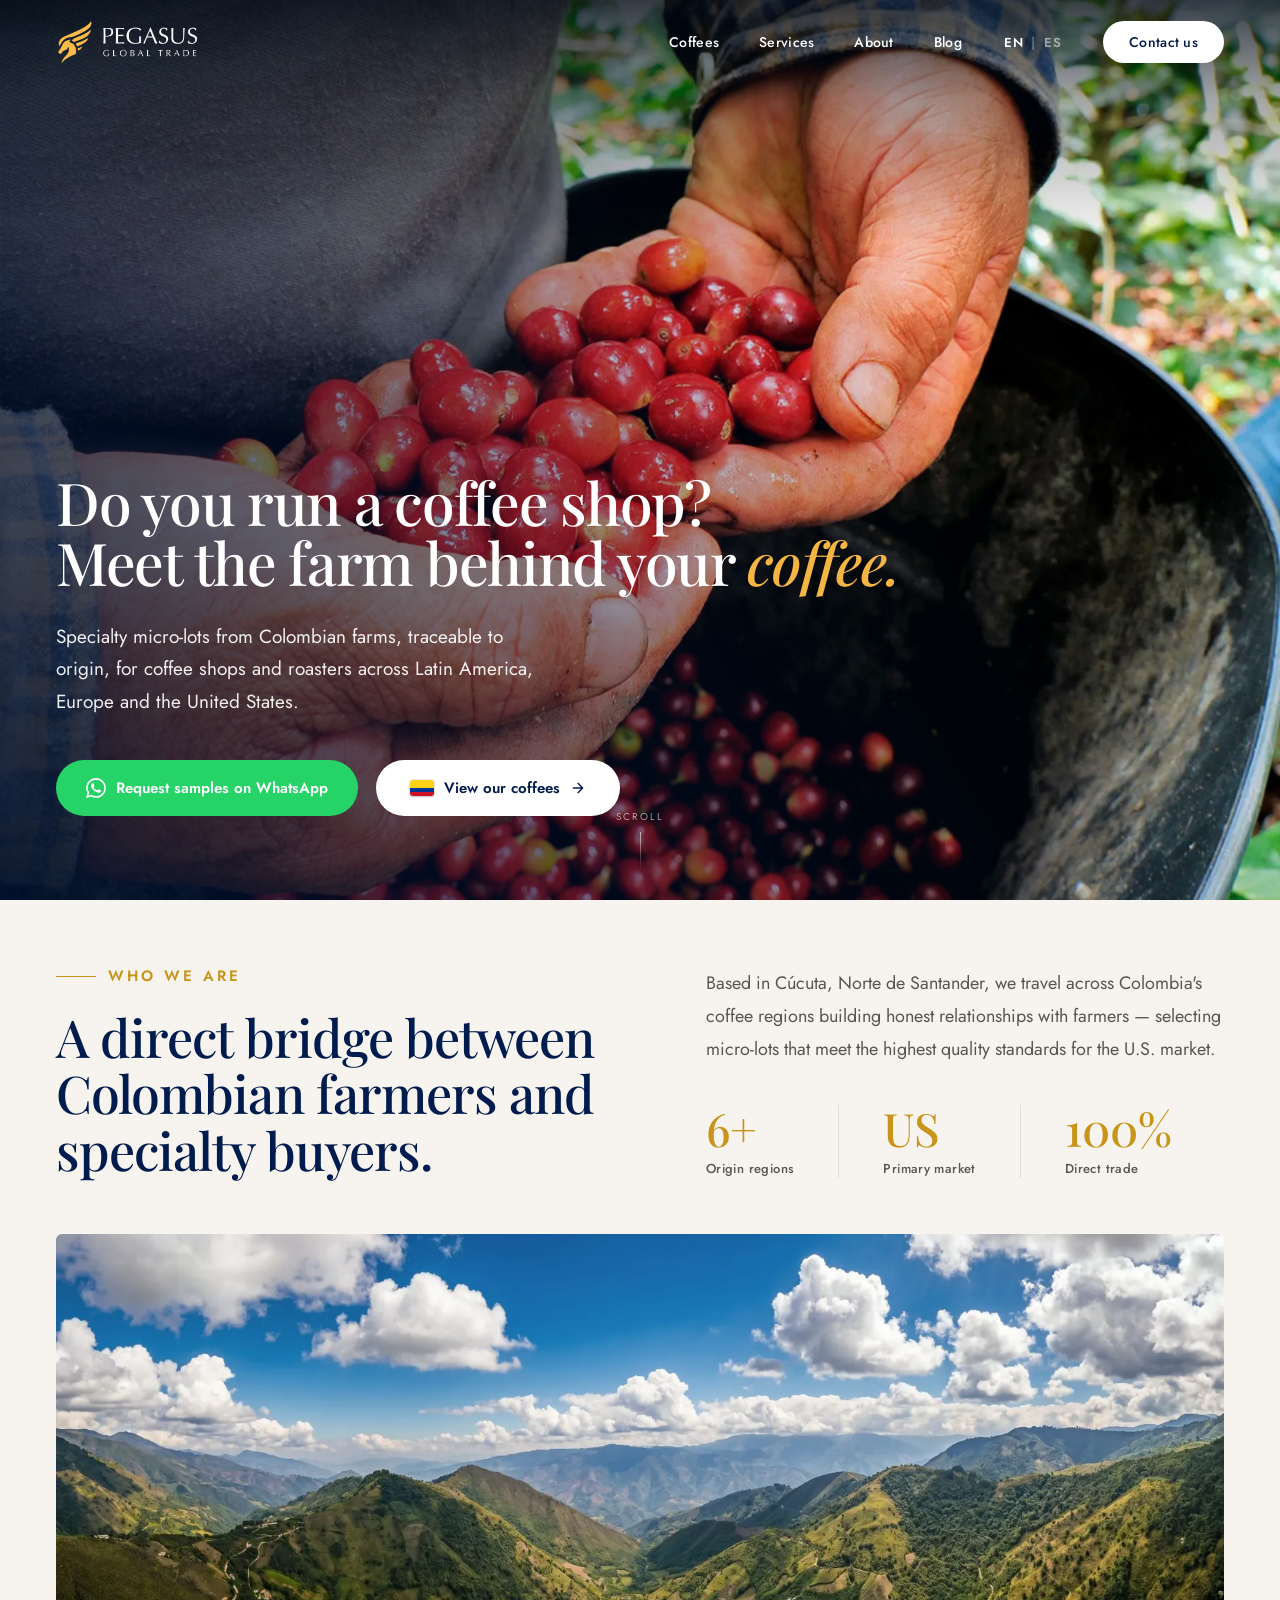
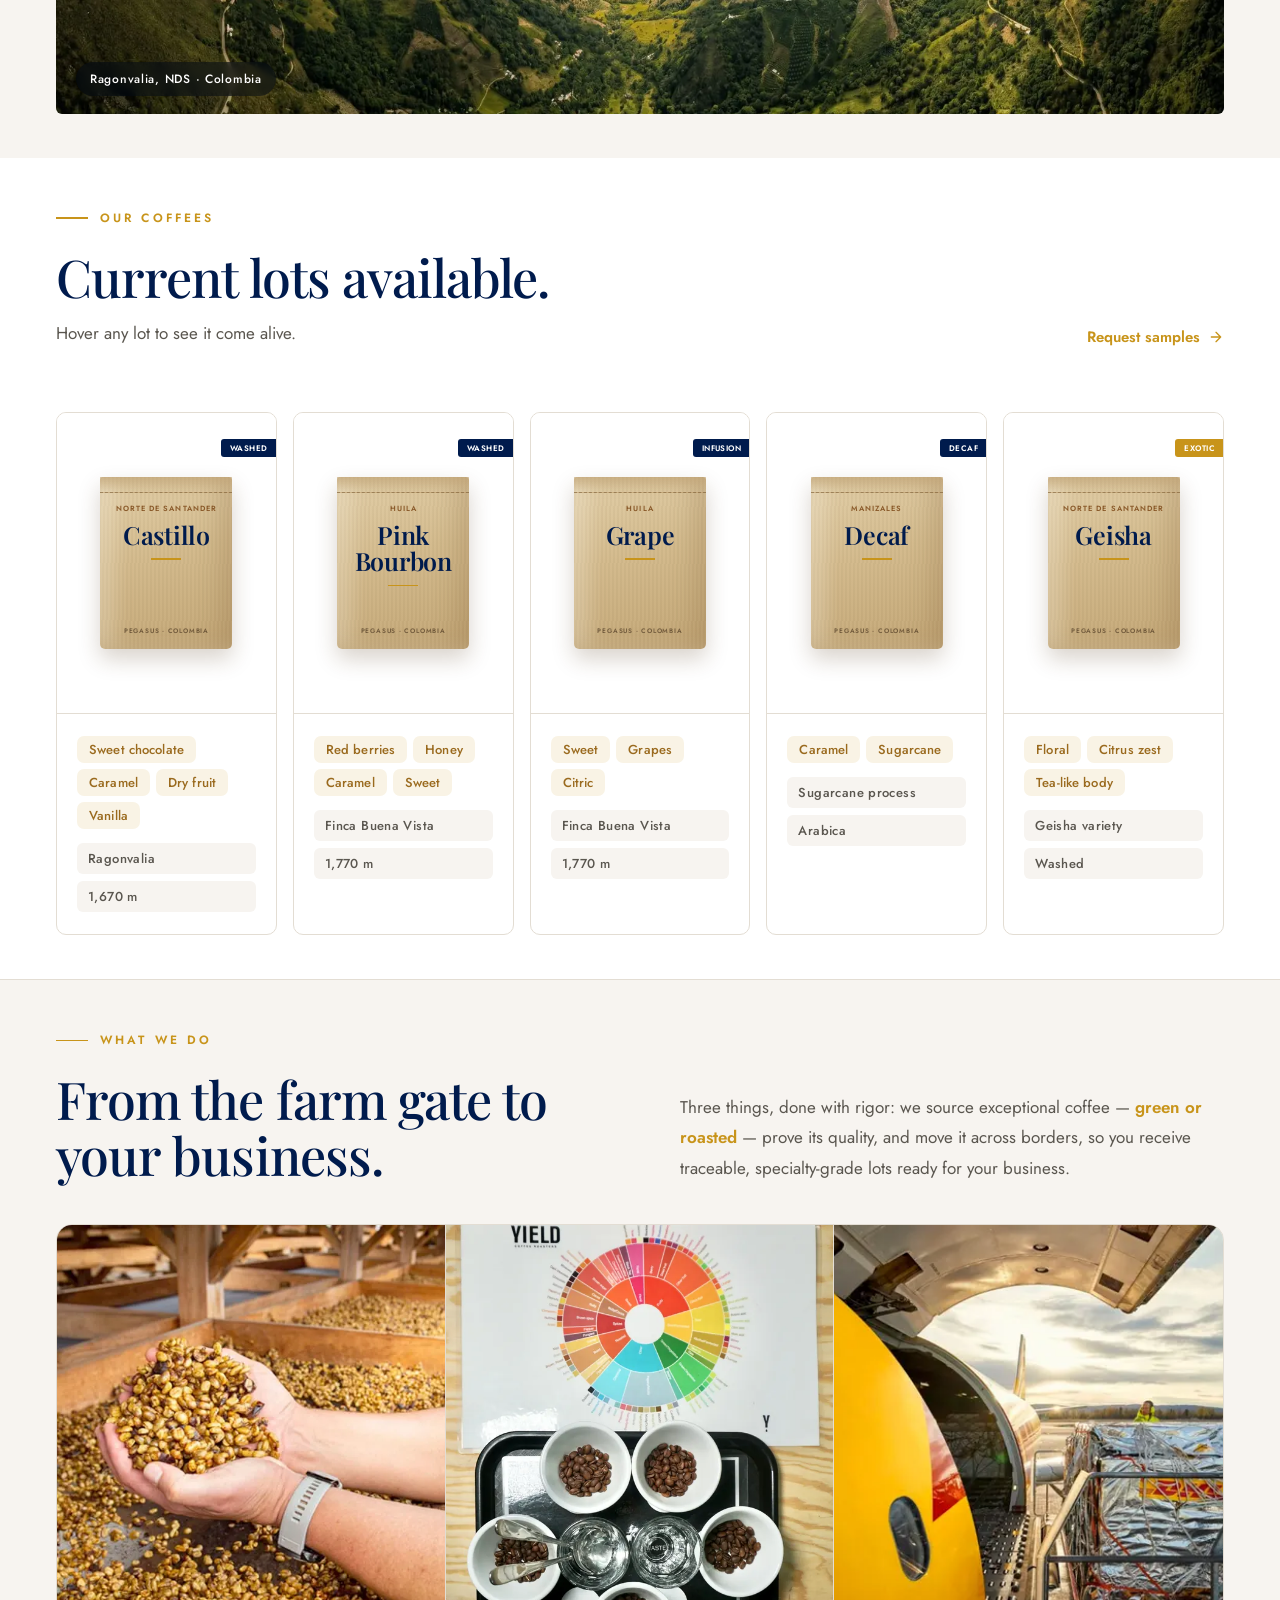
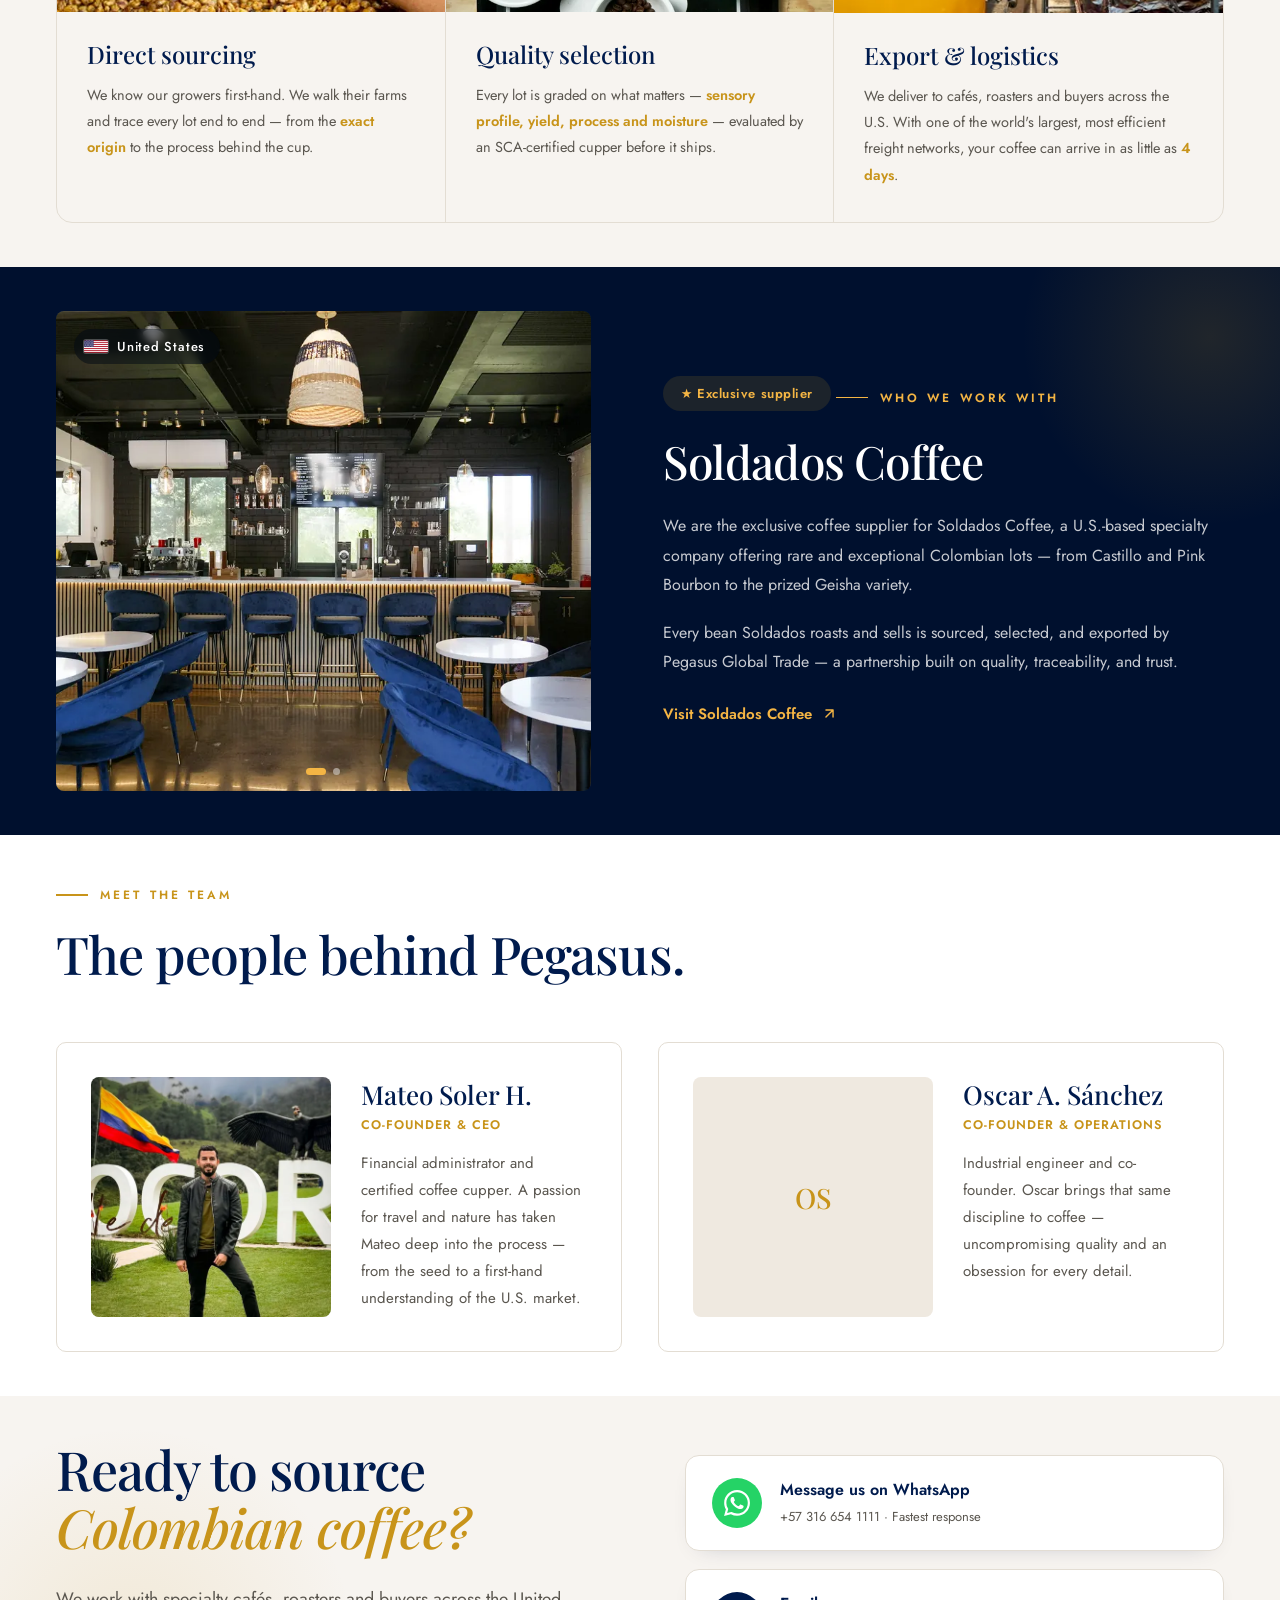
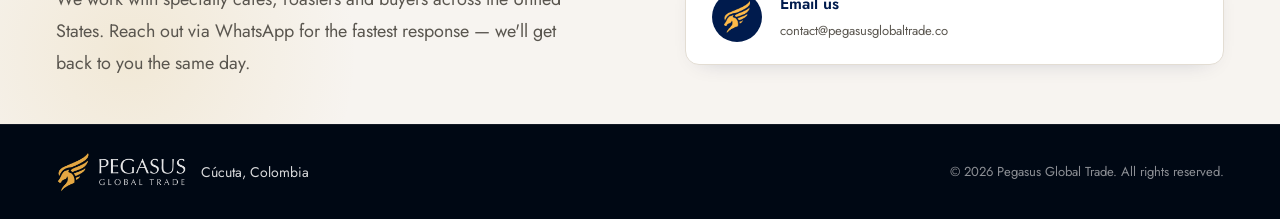
<file: index.html>
<!DOCTYPE html>
<html lang="en">
<head>
  <meta charset="UTF-8" />
  <meta name="viewport" content="width=device-width, initial-scale=1.0" />
  <title>Pegasus Global Trade — Colombian Specialty Coffee Export</title>
  <meta name="description" content="Direct-trade specialty coffee from Colombia's finest micro-regions. Sourced with integrity, exported with care to the United States." />
  <meta name="facebook-domain-verification" content="hoyw6jp87dauq6an3kigyznc7s2zf7" />
  <link rel="canonical" href="https://www.pegasusglobaltrade.co/" />
  <link rel="alternate" hreflang="en" href="https://www.pegasusglobaltrade.co/" />
  <link rel="alternate" hreflang="es" href="https://www.pegasusglobaltrade.co/es" />
  <link rel="alternate" hreflang="x-default" href="https://www.pegasusglobaltrade.co/" />

  <meta property="og:type" content="website" />
  <meta property="og:site_name" content="Pegasus Global Trade" />
  <meta property="og:locale" content="en_US" />
  <meta property="og:url" content="https://www.pegasusglobaltrade.co/" />
  <meta property="og:title" content="Colombian Specialty Coffee, Exported Direct" />
  <meta property="og:description" content="Single-origin micro-lots from Colombia's finest regions — sourced at the farm and exported with care to specialty buyers across the United States." />
  <meta property="og:image" content="https://www.pegasusglobaltrade.co/assets/og-image.jpg" />
  <meta property="og:image:width" content="1200" />
  <meta property="og:image:height" content="630" />
  <meta property="og:image:alt" content="Colombian coffee farmer holding freshly picked coffee cherries" />
  <meta name="twitter:card" content="summary_large_image" />
  <meta name="twitter:title" content="Colombian Specialty Coffee, Exported Direct" />
  <meta name="twitter:description" content="Single-origin micro-lots from Colombia's finest regions — sourced at the farm and exported with care to specialty buyers across the United States." />
  <meta name="twitter:image" content="https://www.pegasusglobaltrade.co/assets/og-image.jpg" />
  <meta name="twitter:image:alt" content="Colombian coffee farmer holding freshly picked coffee cherries" />

  <link rel="icon" href="/favicon.ico" sizes="any" />
  <link rel="icon" type="image/png" sizes="32x32" href="/assets/favicon-32.png" />
  <link rel="apple-touch-icon" href="/assets/apple-touch-icon.png" />
  <meta name="theme-color" content="#000814" />
  <!-- Google tag (gtag.js) -->
  <script async src="https://www.googletagmanager.com/gtag/js?id=G-4FKWJ7VB9F"></script>
  <script>
    window.dataLayer = window.dataLayer || [];
    function gtag(){dataLayer.push(arguments);}
    gtag('js', new Date());
    gtag('config', 'G-4FKWJ7VB9F');
  </script>
  <!-- End Google tag -->
  <!-- Meta Pixel Code -->
  <script>
  !function(f,b,e,v,n,t,s)
  {if(f.fbq)return;n=f.fbq=function(){n.callMethod?
  n.callMethod.apply(n,arguments):n.queue.push(arguments)};
  if(!f._fbq)f._fbq=n;n.push=n;n.loaded=!0;n.version='2.0';
  n.queue=[];t=b.createElement(e);t.async=!0;
  t.src=v;s=b.getElementsByTagName(e)[0];
  s.parentNode.insertBefore(t,s)}(window, document,'script',
  'https://connect.facebook.net/en_US/fbevents.js');
  fbq('init', '957894506866841');
  fbq('track', 'PageView');
  </script>
  <noscript><img height="1" width="1" style="display:none"
  src="https://www.facebook.com/tr?id=957894506866841&ev=PageView&noscript=1"
  /></noscript>
  <!-- End Meta Pixel Code -->
  <link rel="preload" as="image" href="/assets/hero-900.webp" media="(max-width: 899px)" fetchpriority="high" />
  <link rel="preload" as="image" href="/assets/hero-1800.webp" media="(min-width: 900px)" fetchpriority="high" />
  <link rel="preconnect" href="https://fonts.googleapis.com" />
  <link rel="preconnect" href="https://fonts.gstatic.com" crossorigin />
  <!-- fonts load without blocking first paint; text shows in the fallback face until they arrive -->
  <link rel="preload" as="style" href="https://fonts.googleapis.com/css2?family=Playfair+Display:ital,wght@0,400;0,500;0,600;0,700;1,400;1,500;1,600&family=Jost:wght@300;400;500;600&display=swap" />
  <link rel="stylesheet" href="https://fonts.googleapis.com/css2?family=Playfair+Display:ital,wght@0,400;0,500;0,600;0,700;1,400;1,500;1,600&family=Jost:wght@300;400;500;600&display=swap" media="print" onload="this.media='all'" />
  <noscript><link rel="stylesheet" href="https://fonts.googleapis.com/css2?family=Playfair+Display:ital,wght@0,400;0,500;0,600;0,700;1,400;1,500;1,600&family=Jost:wght@300;400;500;600&display=swap" /></noscript>
  <style>
    *, *::before, *::after { box-sizing: border-box; margin: 0; padding: 0; }

    :root {
      --navy: #001B4D;
      --navy-deep: #00102e;
      --ink: #000814;
      --gold: #C8941A;
      --gold-light: #F4B544;
      --white: #ffffff;
      --off-white: #F7F4F0;
      --cream: #EFE9E0;
      --text: #15130f;
      --text-muted: #5a564f;
      --text-faint: #8a857c;
      --border: #E3DDD3;
      --serif: 'Playfair Display', Georgia, serif;
      --sans: 'Jost', system-ui, sans-serif;
      --ease: cubic-bezier(0.22, 0.61, 0.36, 1);
    }

    html { scroll-behavior: smooth; }

    body {
      font-family: var(--sans);
      font-weight: 400;
      color: var(--text);
      background: var(--white);
      -webkit-font-smoothing: antialiased;
      overflow-x: hidden;
    }

    img { display: block; max-width: 100%; }

    ::selection { background: var(--gold); color: #fff; }

    /* ===== SCROLL REVEAL ===== */
    .reveal { opacity: 0; transform: translateY(30px); transition: opacity 0.9s var(--ease), transform 0.9s var(--ease); }
    .reveal.in { opacity: 1; transform: none; }
    @media (prefers-reduced-motion: reduce) {
      .reveal { opacity: 1 !important; transform: none !important; transition: none !important; }
    }

    /* ===== NAV ===== */
    nav {
      position: fixed;
      top: 0; left: 0; right: 0;
      z-index: 100;
      padding: 0 56px;
      height: 84px;
      display: flex;
      align-items: center;
      justify-content: space-between;
      background: transparent;
      border-bottom: 1px solid transparent;
      transition: background 0.45s var(--ease), height 0.45s var(--ease), border-color 0.45s var(--ease), box-shadow 0.45s var(--ease);
    }
    nav.scrolled {
      background: rgba(0,8,20,0.92);
      backdrop-filter: blur(12px);
      -webkit-backdrop-filter: blur(12px);
      height: 70px;
      border-bottom: 1px solid rgba(255,255,255,0.08);
    }

    .nav-brand { display: flex; align-items: center; gap: 14px; text-decoration: none; }
    .nav-brand .wordmark { height: 46px; width: auto; transition: height 0.45s var(--ease); }
    nav.scrolled .nav-brand .wordmark { height: 38px; }

    .nav-links { display: flex; align-items: center; gap: 40px; list-style: none; }
    .nav-links a {
      font-size: 14px;
      font-weight: 500;
      color: var(--white);
      text-decoration: none;
      letter-spacing: 0.02em;
      position: relative;
      transition: color 0.2s;
    }
    .nav-links a:not(.nav-cta)::after {
      content: '';
      position: absolute;
      left: 0; bottom: -6px;
      width: 0; height: 1.5px;
      background: var(--gold-light);
      transition: width 0.3s var(--ease);
    }
    .nav-links a:not(.nav-cta):hover::after { width: 100%; }
    .nav-links a:hover { color: var(--gold-light); }

    .nav-lang { font-size: 13px; font-weight: 600; letter-spacing: 0.05em; display: inline-flex; align-items: center; gap: 6px; }
    .lang-btn { background: none; border: none; padding: 2px; font: inherit; font-size: 13px; font-weight: 600; color: rgba(255,255,255,0.5); cursor: pointer; letter-spacing: 0.05em; transition: color 0.2s; }
    .lang-btn:hover { color: rgba(255,255,255,0.85); }
    .lang-btn.active { color: var(--white); }
    .lang-sep { color: rgba(255,255,255,0.3); font-size: 13px; }
    .mobile-lang { display: flex; align-items: center; gap: 10px; margin-top: 6px; }
    .mobile-lang .lang-btn { color: rgba(255,255,255,0.45); font-size: 16px; }
    .mobile-lang .lang-btn.active { color: #fff; }
    .mobile-lang .lang-sep { font-size: 16px; }

    .nav-cta {
      font-size: 14px !important;
      font-weight: 600;
      background: var(--white);
      color: var(--navy) !important;
      padding: 11px 26px;
      border-radius: 30px;
      text-decoration: none;
      transition: background 0.2s, transform 0.15s, box-shadow 0.2s;
    }
    .nav-cta:hover { background: var(--gold-light); color: var(--navy) !important; transform: translateY(-1px); box-shadow: 0 8px 20px rgba(244,181,68,0.35); }
    .nav-cta::after { display: none !important; }

    /* ===== SECTIONS ===== */
    section { padding: 44px 56px; position: relative; }
    .wrap { max-width: 1280px; margin: 0 auto; }

    /* section intro patterns */
    .kicker {
      font-size: 12px;
      letter-spacing: 0.26em;
      text-transform: uppercase;
      color: var(--gold);
      font-weight: 600;
      display: inline-flex;
      align-items: center;
      gap: 12px;
      margin-bottom: 22px;
    }
    .kicker::before { content: ''; width: 32px; height: 1.5px; background: var(--gold); display: inline-block; }
    .kicker.lg { font-size: 15px; letter-spacing: 0.2em; }
    .kicker.lg::before { width: 40px; }

    .sec-index {
      font-family: var(--serif);
      font-size: 15px;
      font-weight: 500;
      color: var(--gold);
      letter-spacing: 0.1em;
      margin-bottom: 20px;
      display: block;
    }

    h1, h2, h3 { font-family: var(--serif); font-weight: 500; color: var(--text); }
    h2 { font-size: 52px; line-height: 1.08; letter-spacing: -0.018em; }
    h2 em { font-style: italic; color: var(--gold); }

    /* ===== HERO ===== */
    #hero {
      height: 100vh;
      min-height: 680px;
      max-height: 1000px;
      padding: 0;
      position: relative;
      overflow: hidden;
      display: flex;
      align-items: flex-end;
    }
    .hero-bg {
      position: absolute;
      inset: -8% 0 -8% 0;
      background: url('/assets/hero-900.webp') center 32% / cover no-repeat;
      will-change: transform;
      z-index: 1;
    }
    @media (min-width: 900px) {
      .hero-bg { background-image: url('/assets/hero-1800.webp'); }
    }
    .hero-scrim {
      position: absolute;
      inset: 0;
      z-index: 2;
      background:
        linear-gradient(180deg, rgba(0,8,20,0.78) 0%, rgba(0,8,20,0.34) 11%, rgba(0,16,46,0) 27%),
        linear-gradient(58deg, rgba(0,16,46,0.92) 0%, rgba(0,16,46,0.46) 42%, rgba(0,16,46,0.02) 70%);
    }
    .hero-inner {
      position: relative;
      z-index: 3;
      max-width: 1280px;
      width: 100%;
      margin: 0 auto;
      padding: 0 56px 84px;
    }
    .hero-kicker {
      display: flex; align-items: center; gap: 14px;
      color: var(--gold-light);
      font-size: 13px; font-weight: 600;
      letter-spacing: 0.26em; text-transform: uppercase;
      margin-bottom: 28px;
    }
    .hero-kicker::before { content: ''; width: 44px; height: 1.5px; background: var(--gold-light); }
    #hero h1 {
      font-size: clamp(38px, 4.6vw, 64px);
      line-height: 1.03;
      letter-spacing: -0.022em;
      color: #fff;
      font-weight: 500;
      max-width: 880px;
      margin-bottom: 28px;
      text-wrap: balance;
    }
    #hero h1 em { font-style: italic; color: var(--gold-light); }
    .hero-desc {
      font-size: 19px;
      line-height: 1.7;
      color: rgba(255,255,255,0.92);
      max-width: 500px;
      font-weight: 400;
      margin-bottom: 42px;
    }
    .hero-actions { display: flex; align-items: center; gap: 18px; flex-wrap: wrap; }
    .btn-light {
      display: inline-flex; align-items: center; gap: 10px;
      background: #fff; color: var(--navy);
      font-size: 15px; font-weight: 600;
      padding: 17px 34px; border-radius: 36px;
      text-decoration: none;
      transition: background 0.2s, transform 0.18s, box-shadow 0.2s;
    }
    .btn-light:hover { background: var(--gold-light); transform: translateY(-2px); box-shadow: 0 12px 28px rgba(0,0,0,0.25); }
    .btn-light svg { width: 16px; height: 16px; }
    .flag-co { width: 24px; height: 16px; border-radius: 3px; flex-shrink: 0; background: linear-gradient(to bottom, #FCD116 0 50%, #003893 50% 75%, #CE1126 75% 100%); box-shadow: 0 0 0 1px rgba(0,0,0,0.08), 0 1px 2px rgba(0,0,0,0.18); }
    .hl { color: var(--gold); font-weight: 600; font-style: normal; }
    .btn-wa {
      display: inline-flex; align-items: center; gap: 10px;
      background: #25D366; color: #fff;
      font-size: 15px; font-weight: 600;
      padding: 17px 30px; border-radius: 36px;
      text-decoration: none;
      transition: background 0.2s, transform 0.18s, box-shadow 0.2s;
    }
    .btn-wa:hover { background: #1ebe5b; transform: translateY(-2px); box-shadow: 0 12px 28px rgba(0,0,0,0.25); }
    .btn-wa svg { width: 20px; height: 20px; fill: currentColor; }
    .wa-float {
      position: fixed; right: 18px; bottom: calc(18px + env(safe-area-inset-bottom));
      z-index: 120;
      display: inline-flex; align-items: center; gap: 9px;
      background: #25D366; color: #fff;
      font-family: var(--sans); font-size: 15px; font-weight: 600;
      padding: 12px 20px 12px 15px; border-radius: 40px;
      box-shadow: 0 8px 24px rgba(0,0,0,0.28);
      text-decoration: none;
      transition: background 0.2s, transform 0.25s, opacity 0.25s;
    }
    .wa-float:hover { background: #1ebe5b; transform: translateY(-2px); }
    .wa-float.is-hidden { opacity: 0; pointer-events: none; transform: translateY(12px); }
    .wa-float svg { width: 24px; height: 24px; fill: #fff; flex-shrink: 0; }
    .btn-outline {
      display: inline-flex; align-items: center; gap: 10px;
      color: #fff; font-size: 15px; font-weight: 500;
      padding: 17px 28px; border: 1px solid rgba(255,255,255,0.4);
      border-radius: 36px; text-decoration: none;
      transition: background 0.2s, border-color 0.2s;
    }
    .btn-outline:hover { background: rgba(255,255,255,0.1); border-color: rgba(255,255,255,0.7); }
    .btn-outline svg { width: 18px; height: 18px; fill: #fff; }

    .hero-stats {
      position: absolute;
      right: 56px; bottom: 84px;
      z-index: 3;
      display: flex; flex-direction: column; gap: 26px;
      text-align: right;
      border-right: 2px solid var(--gold);
      padding-right: 24px;
    }
    .hero-stat .n { font-family: var(--serif); font-size: 38px; font-weight: 500; color: #fff; line-height: 1; }
    .hero-stat .l { font-size: 12px; letter-spacing: 0.08em; text-transform: uppercase; color: rgba(255,255,255,0.65); margin-top: 7px; }

    .scroll-cue {
      position: absolute;
      left: 50%; bottom: 30px;
      transform: translateX(-50%);
      z-index: 3;
      display: flex; flex-direction: column; align-items: center; gap: 8px;
      color: rgba(255,255,255,0.6);
      font-size: 10px; letter-spacing: 0.2em; text-transform: uppercase;
    }
    .scroll-cue .line { width: 1px; height: 38px; background: linear-gradient(rgba(255,255,255,0.6), rgba(255,255,255,0)); animation: cue 2s var(--ease) infinite; }
    @keyframes cue { 0% { transform: scaleY(0); transform-origin: top; } 50% { transform: scaleY(1); transform-origin: top; } 50.1% { transform-origin: bottom; } 100% { transform: scaleY(0); transform-origin: bottom; } }

    /* ===== WHO WE ARE ===== */
    #about { background: var(--off-white); padding-top: 60px; }
    .about-head {
      display: grid;
      grid-template-columns: 1.1fr 1fr;
      gap: 80px;
      align-items: end;
      margin-bottom: 56px;
    }
    .about-head h2 { color: var(--navy); }
    .about-intro { font-size: 18px; line-height: 1.85; color: var(--text-muted); font-weight: 400; }
    .about-stats { display: flex; gap: 0; margin-top: 38px; }
    .about-stat { padding-right: 44px; margin-right: 44px; border-right: 1px solid var(--border); }
    .about-stat:last-child { border-right: none; margin-right: 0; padding-right: 0; }
    .about-stat .num { font-family: var(--serif); font-size: 46px; font-weight: 500; color: var(--gold); line-height: 1; margin-bottom: 8px; }
    .about-stat .lbl { font-size: 13px; color: var(--text-muted); font-weight: 500; letter-spacing: 0.03em; }

    .about-image {
      width: 100%; height: 480px;
      background: var(--cream);
      border-radius: 6px;
      position: relative; overflow: hidden;
      display: flex; align-items: center; justify-content: center;
    }
    .about-image img { width: 100%; height: 100%; object-fit: cover; }
    .img-caption { position: absolute; left: 20px; bottom: 18px; z-index: 3; font-size: 12px; letter-spacing: 0.06em; color: #fff; font-weight: 500; background: rgba(0,8,20,0.5); backdrop-filter: blur(4px); -webkit-backdrop-filter: blur(4px); padding: 8px 14px; border-radius: 30px; }
    .ph {
      position: absolute; inset: 0;
      display: flex; flex-direction: column; align-items: center; justify-content: center; gap: 14px;
      background: var(--cream);
    }
    .ph svg { width: 46px; height: 46px; stroke: var(--text-faint); fill: none; stroke-width: 1; opacity: 0.45; }
    .ph span { font-size: 11px; letter-spacing: 0.14em; text-transform: uppercase; color: var(--text-faint); font-weight: 500; }
    .ph.dark { background: var(--navy); }
    .ph.dark svg { stroke: rgba(255,255,255,0.4); }
    .ph.dark span { color: rgba(255,255,255,0.5); }

    /* ===== SERVICES ===== */
    #services { background: var(--off-white); border-top: 1px solid var(--border); }
    .services-head { display: grid; grid-template-columns: 1fr 1fr; gap: 80px; align-items: end; margin-bottom: 40px; }
    .services-head h2 { color: var(--navy); }
    .services-head p { font-size: 17px; line-height: 1.8; color: var(--text-muted); font-weight: 400; }
    .services-grid { display: grid; grid-template-columns: repeat(3, 1fr); gap: 0; background: var(--off-white); border: 1px solid var(--border); border-radius: 16px; overflow: hidden; }
    .service-card {
      padding: 0;
      border-right: 1px solid var(--border);
      position: relative;
      transition: background 0.35s var(--ease);
    }
    .service-card:last-child { border-right: none; }
    .service-card:hover { background: #fff; }
    .service-photo { width: 100%; aspect-ratio: 1 / 1; object-fit: cover; display: block; }
    .service-body { padding: 26px 30px 34px; }
    .service-card h3 { font-size: 24px; margin-bottom: 12px; color: var(--navy); }
    .service-card p { font-size: 14.5px; color: var(--text-muted); line-height: 1.8; font-weight: 400; }
    .service-hl { color: var(--gold); font-weight: 600; }

    /* ===== COFFEES ===== */
    #coffees { background: var(--white); }
    .coffees-head { display: flex; justify-content: space-between; align-items: flex-end; margin-bottom: 64px; }
    .coffees-head h2 { color: var(--navy); }
    .coffees-head .lead { font-size: 17px; color: var(--text-muted); margin-top: 14px; max-width: 420px; line-height: 1.7; }
    .link-arrow { font-size: 15px; font-weight: 600; color: var(--gold); text-decoration: none; display: inline-flex; align-items: center; gap: 8px; transition: gap 0.2s; white-space: nowrap; }
    .link-arrow:hover { gap: 13px; }
    .link-arrow svg { width: 16px; height: 16px; }

    .coffee-grid { display: grid; grid-template-columns: repeat(5, 1fr); gap: 16px; }

    .coffee-card {
      border: 1px solid var(--border);
      border-radius: 10px;
      overflow: hidden;
      background: var(--white);
      cursor: pointer;
      transition: border-color 0.3s, box-shadow 0.35s var(--ease), transform 0.35s var(--ease);
    }
    .coffee-card:hover { border-color: var(--gold); transform: translateY(-6px); box-shadow: 0 18px 40px rgba(0,16,46,0.1); }

    .coffee-stage {
      position: relative;
      height: 300px;
      background: #fff;
      overflow: hidden;
      display: flex; align-items: center; justify-content: center;
    }
    /* video / animated placeholder layer (revealed on hover) */
    .coffee-media {
      position: absolute; inset: 0;
      opacity: 0;
      transition: opacity 0.5s var(--ease);
      z-index: 1;
    }
    .coffee-card:hover .coffee-media { opacity: 1; }
    .coffee-card.in-view .coffee-media { opacity: 1; }
    .coffee-media video { width: 100%; height: 100%; object-fit: cover; display: block; }
    /* animated stand-in until real videos are added */
    .coffee-media .media-ph {
      position: absolute; inset: 0;
      background: linear-gradient(120deg, #2a1c12, #4a3220, #6b4a2c, #3a2718);
      background-size: 300% 300%;
      animation: pan 6s ease-in-out infinite;
    }
    .coffee-media .media-ph::after {
      content: 'VIDEO ON HOVER';
      position: absolute; left: 50%; bottom: 14px; transform: translateX(-50%);
      font-size: 9px; letter-spacing: 0.18em; color: rgba(255,255,255,0.55); font-weight: 500;
    }
    @keyframes pan { 0%,100% { background-position: 0% 50%; } 50% { background-position: 100% 50%; } }

    /* the coffee sack */
    .sack {
      position: relative;
      z-index: 2;
      width: 132px; height: 172px;
      border-radius: 3px 3px 5px 5px;
      background:
        repeating-linear-gradient(91deg, rgba(0,0,0,0.025) 0 2px, rgba(255,255,255,0.02) 2px 4px),
        linear-gradient(165deg, #e2cfa8 0%, #d3ba8c 45%, #c2a574 100%);
      box-shadow: inset -14px 0 22px rgba(120,90,50,0.18), inset 14px 0 18px rgba(255,250,240,0.25), 0 10px 22px rgba(80,55,25,0.22);
      padding: 26px 12px 14px;
      display: flex; flex-direction: column; align-items: center;
      transition: transform 0.4s var(--ease);
    }
    .coffee-card:hover .sack { transform: translateY(-8px) scale(1.02); box-shadow: inset -14px 0 22px rgba(120,90,50,0.18), inset 14px 0 18px rgba(255,250,240,0.25), 0 22px 34px rgba(40,25,10,0.4); }
    .coffee-card.in-view .sack { transform: translateY(-8px) scale(1.02); box-shadow: inset -14px 0 22px rgba(120,90,50,0.18), inset 14px 0 18px rgba(255,250,240,0.25), 0 22px 34px rgba(40,25,10,0.4); }
    /* folded/stitched top */
    .sack::before {
      content: '';
      position: absolute; top: 0; left: 0; right: 0; height: 16px;
      background: linear-gradient(180deg, #b8966280, #c2a57400);
      border-bottom: 1px dashed rgba(90,60,25,0.4);
    }
    .sack-region { font-size: 7.5px; letter-spacing: 0.14em; text-transform: uppercase; color: #8a5a2a; font-weight: 600; margin-bottom: 8px; text-align: center; }
    .sack-name { font-family: var(--serif); font-size: 25px; font-weight: 600; color: var(--navy); line-height: 1.05; text-align: center; letter-spacing: -0.01em; }
    .sack-rule { width: 30px; height: 1.5px; background: var(--gold); margin: 10px 0; }
    .sack-foot { margin-top: auto; font-size: 6.5px; letter-spacing: 0.12em; text-transform: uppercase; color: rgba(60,40,20,0.6); font-weight: 600; text-align: center; }
    .sack-badge {
      position: absolute; top: 26px; right: -1px;
      background: var(--navy); color: #fff;
      font-size: 8px; letter-spacing: 0.06em; text-transform: uppercase; font-weight: 600;
      padding: 3px 9px; border-radius: 3px 0 0 3px;
      z-index: 3;
    }
    .sack-badge.rare { background: var(--gold); }

    .coffee-info { padding: 22px 20px; border-top: 1px solid var(--border); }
    .coffee-notes { display: flex; flex-wrap: wrap; gap: 6px; margin-bottom: 14px; }
    .note-chip { font-size: 13px; font-weight: 500; letter-spacing: 0.01em; color: #9a6a1e; background: rgba(200,148,26,0.11); padding: 7px 12px; border-radius: 7px; line-height: 1; }
    .coffee-meta { display: flex; flex-direction: column; gap: 7px; align-items: stretch; }
    .coffee-tag { font-size: 13px; background: var(--off-white); color: var(--text-muted); padding: 6px 11px; border-radius: 6px; letter-spacing: 0.03em; font-weight: 500; text-align: left; }

    /* ===== SOLDADOS (dark feature) ===== */
    #client { background: var(--navy-deep); overflow: hidden; }
    #client::before {
      content: ''; position: absolute; top: -120px; right: -120px;
      width: 380px; height: 380px; border-radius: 50%;
      background: radial-gradient(circle, rgba(200,148,26,0.16), transparent 70%);
    }
    .client-grid { display: grid; grid-template-columns: 1fr 1.05fr; gap: 72px; align-items: center; }
    .client-image { height: 480px; background: var(--navy); border-radius: 8px; position: relative; overflow: hidden; }
    .client-image img { width: 100%; height: 100%; object-fit: cover; }
    .client-slider { position: absolute; inset: 0; }
    .client-slide { position: absolute; inset: 0; opacity: 0; transition: opacity 1.1s var(--ease); }
    .client-slide.active { opacity: 1; }
    .client-slide img { width: 100%; height: 100%; object-fit: cover; }
    .client-dots { position: absolute; left: 0; right: 0; bottom: 16px; display: flex; gap: 7px; justify-content: center; z-index: 3; }
    .client-dot { width: 7px; height: 7px; border-radius: 50%; background: rgba(255,255,255,0.45); transition: background 0.35s, width 0.35s; }
    .client-dot.active { background: var(--gold-light); width: 20px; border-radius: 4px; }
    .client-origin { top: 18px; left: 18px; bottom: auto; display: inline-flex; align-items: center; gap: 9px; font-size: 13px; padding: 8px 15px 8px 10px; }
    .flag-us { width: 24px; height: 13px; border-radius: 2px; flex-shrink: 0; box-shadow: 0 0 0 1px rgba(255,255,255,0.25); }
    .client-badge { display: inline-flex; align-items: center; gap: 8px; background: rgba(200,148,26,0.14); color: var(--gold-light); font-size: 13px; font-weight: 600; letter-spacing: 0.04em; padding: 8px 18px; border-radius: 30px; margin-bottom: 26px; }
    .client-info .kicker { color: var(--gold-light); }
    .client-info .kicker::before { background: var(--gold-light); }
    .client-info h2 { font-size: 46px; color: #fff; margin-bottom: 24px; }
    .client-info p { font-size: 16px; color: rgba(255,255,255,0.78); line-height: 1.85; font-weight: 400; margin-bottom: 18px; }
    .client-info p:last-of-type { margin-bottom: 0; }
    .client-link { display: inline-flex; align-items: center; gap: 9px; color: var(--gold-light); font-size: 15px; font-weight: 600; text-decoration: none; margin-top: 26px; transition: gap 0.2s; }
    .client-link:hover { gap: 14px; }
    .client-link svg { width: 17px; height: 17px; }

    /* ===== PROCESS ===== */
    #process { background: var(--off-white); }
    .process-head { max-width: 720px; margin-bottom: 60px; }
    .process-head h2 { color: var(--navy); }
    .process-grid { display: grid; grid-template-columns: 1fr 1fr; gap: 72px; align-items: center; }
    .process-image { height: 580px; background: var(--cream); border-radius: 8px; position: relative; overflow: hidden; }
    .process-image img { width: 100%; height: 100%; object-fit: cover; }
    .process-steps { display: flex; flex-direction: column; }
    .process-step { padding: 36px 0; border-bottom: 1px solid var(--border); display: flex; gap: 30px; align-items: flex-start; }
    .process-step:first-child { padding-top: 0; }
    .process-step:last-child { border-bottom: none; padding-bottom: 0; }
    .step-num { font-family: var(--serif); font-size: 34px; font-weight: 500; color: var(--gold); line-height: 1; flex-shrink: 0; min-width: 56px; }
    .process-step h3 { font-size: 25px; margin-bottom: 11px; color: var(--navy); }
    .process-step p { font-size: 15px; color: var(--text-muted); line-height: 1.78; font-weight: 400; }

    /* ===== TEAM ===== */
    #team { background: var(--white); }
    .team-head { margin-bottom: 60px; }
    .team-head h2 { color: var(--navy); }
    .team-grid { display: grid; grid-template-columns: 1fr 1fr; gap: 36px; }
    .team-card { display: flex; gap: 30px; align-items: flex-start; padding: 34px; border: 1px solid var(--border); border-radius: 10px; transition: border-color 0.3s, transform 0.3s var(--ease); }
    .team-card:hover { border-color: var(--gold); transform: translateY(-4px); }
    .team-photo { width: 240px; height: 240px; border-radius: 8px; background: var(--cream); flex-shrink: 0; display: flex; align-items: center; justify-content: center; overflow: hidden; }
    .team-photo img { width: 100%; height: 100%; object-fit: cover; }
    .team-photo span { font-family: var(--serif); font-size: 28px; font-weight: 500; color: var(--gold); }
    .team-info h3 { font-size: 26px; margin-bottom: 4px; color: var(--navy); }
    .team-role { font-size: 12.5px; color: var(--gold); font-weight: 600; letter-spacing: 0.08em; text-transform: uppercase; margin-bottom: 16px; display: block; }
    .team-info p { font-size: 15px; color: var(--text-muted); line-height: 1.8; font-weight: 400; }

    /* ===== CONTACT ===== */
    #contact { background: var(--off-white); padding: 44px 56px; position: relative; overflow: hidden; }
    #contact::before {
      content: ''; position: absolute; bottom: -160px; left: -100px;
      width: 460px; height: 460px; border-radius: 50%;
      background: radial-gradient(circle, rgba(200,148,26,0.12), transparent 70%);
    }
    .contact-grid { max-width: 1280px; margin: 0 auto; display: grid; grid-template-columns: 1fr 1fr; gap: 90px; align-items: center; position: relative; z-index: 2; }
    #contact .kicker { color: var(--gold-light); }
    #contact .kicker::before { background: var(--gold-light); }
    #contact h2 { color: var(--navy); font-size: 54px; }
    #contact h2 em { color: var(--gold); }
    .contact-body { font-size: 18px; color: var(--text-muted); line-height: 1.8; margin-top: 26px; font-weight: 400; }
    .contact-actions { display: flex; flex-direction: column; gap: 18px; }
    .btn-whatsapp { display: flex; align-items: center; gap: 18px; background: #fff; border: 1px solid var(--border); border-radius: 14px; padding: 22px 26px; text-decoration: none; box-shadow: 0 8px 24px -16px rgba(0,27,77,0.3); transition: border-color 0.2s, transform 0.18s, box-shadow 0.2s; }
    .btn-whatsapp:hover { border-color: var(--gold); transform: translateY(-2px); box-shadow: 0 14px 30px -14px rgba(0,27,77,0.35); }
    .wa-icon { width: 50px; height: 50px; background: #25D366; border-radius: 50%; display: flex; align-items: center; justify-content: center; flex-shrink: 0; }
    .wa-icon svg { width: 26px; height: 26px; fill: #fff; }
    .btn-whatsapp-text strong { display: block; font-size: 16px; color: var(--navy); font-weight: 600; margin-bottom: 3px; }
    .btn-whatsapp-text span { font-size: 13px; color: var(--text-muted); font-weight: 400; }
    .pega-icon { width: 50px; height: 50px; background: var(--navy); border-radius: 50%; display: flex; align-items: center; justify-content: center; flex-shrink: 0; }
    .pega-icon img { width: 32px; height: 32px; object-fit: contain; }
    .contact-email { display: flex; align-items: center; gap: 12px; font-size: 15px; color: rgba(255,255,255,0.7); font-weight: 400; padding: 4px 6px; }
    .contact-email svg { width: 18px; height: 18px; stroke: var(--gold-light); fill: none; stroke-width: 1.5; stroke-linecap: round; stroke-linejoin: round; }

    /* ===== FOOTER ===== */
    footer { background: var(--ink); padding: 26px 56px; display: flex; justify-content: space-between; align-items: center; gap: 24px; border-top: 1px solid rgba(255,255,255,0.07); }
    .footer-brand { display: flex; align-items: center; gap: 14px; }
    .footer-brand .ic { height: 42px; opacity: 0.9; }
    .footer-brand span { font-size: 14px; color: rgba(255,255,255,0.85); font-weight: 400; }
    .footer-copy { font-size: 13px; color: rgba(255,255,255,0.55); font-weight: 400; }

    /* ===== HAMBURGER / MOBILE ===== */
    .nav-hamburger { display: none; flex-direction: column; gap: 5px; background: none; border: none; cursor: pointer; padding: 8px; z-index: 200; }
    .nav-hamburger span { display: block; width: 24px; height: 2px; background: #fff; border-radius: 2px; transition: transform 0.3s, opacity 0.3s; }

    .menu-close { position: absolute; top: 18px; right: 24px; height: 56px; width: 56px; display: flex; align-items: center; justify-content: center; background: none; border: none; cursor: pointer; color: #fff; opacity: 0.7; transition: opacity 0.2s; }
    .menu-close:hover { opacity: 1; }
    .menu-close svg { width: 22px; height: 22px; }

    .mobile-menu { position: fixed; inset: 0; z-index: 150; background: var(--ink); display: flex; flex-direction: column; align-items: center; justify-content: center; gap: 6px; opacity: 0; pointer-events: none; transition: opacity 0.35s ease; }
    .mobile-menu.open { opacity: 1; pointer-events: all; }
    .mobile-menu a { font-family: var(--serif); font-size: 38px; font-weight: 500; color: rgba(255,255,255,0.85); text-decoration: none; padding: 12px 0; letter-spacing: -0.01em; transform: translateY(12px); opacity: 0; transition: color 0.2s, transform 0.4s ease, opacity 0.4s ease; }
    .mobile-menu.open a { transform: translateY(0); opacity: 1; }
    .mobile-menu.open a:nth-child(2) { transition-delay: 0.07s; }
    .mobile-menu.open a:nth-child(3) { transition-delay: 0.13s; }
    .mobile-menu.open a:nth-child(4) { transition-delay: 0.19s; }
    .mobile-menu.open a:nth-child(5) { transition-delay: 0.25s; }
    .mobile-menu.open a:nth-child(6) { transition-delay: 0.31s; }
    .mobile-menu a:hover { color: var(--gold-light); }
    .mobile-menu .menu-home { margin-bottom: 18px; opacity: 0; transform: scale(0.7); transition: transform 0.5s cubic-bezier(0.34,1.56,0.64,1), opacity 0.4s ease; }
    .mobile-menu.open .menu-home { opacity: 1; transform: scale(1); }
    .mobile-menu .menu-home img { height: 96px; width: auto; }
    .mobile-menu .menu-cta { margin-top: 18px; background: #fff; color: var(--navy) !important; font-family: var(--sans); font-size: 15px; font-weight: 600; padding: 14px 36px; border-radius: 30px; }

    /* ===== RESPONSIVE ===== */
    @media (max-width: 980px) {
      nav { padding: 0 24px; height: 70px; }
      nav.scrolled { height: 62px; }
      .nav-links { display: none; }
      .nav-hamburger { display: flex; }
      section { padding: 44px 24px; }
      #hero { height: auto; min-height: 100vh; min-height: 100svh; }
      .hero-inner { padding: 110px 24px 96px; }
      .hero-desc { font-size: 17px; margin-bottom: 28px; }
      .hero-stats { display: none; }
      h2 { font-size: 36px; }
      .about-head, .services-head, .client-grid, .process-grid, .team-grid, .contact-grid { grid-template-columns: 1fr; gap: 44px; }
      .services-grid { grid-template-columns: 1fr; }
      .service-card { border-right: none; border-bottom: 1px solid var(--border); padding: 0 !important; }
      .service-card:last-child { border-bottom: none; }
      .coffee-grid { grid-template-columns: repeat(2, 1fr); }
      .coffees-head { flex-direction: column; align-items: flex-start; gap: 20px; }
      .coffees-head .lead { display: none; }
      .about-image, .client-image, .process-image { height: 340px; }
      #contact { padding: 44px 24px; }
      #contact h2 { font-size: 36px; }
      footer { flex-direction: column; text-align: center; }
      .about-stat { padding-right: 28px; margin-right: 28px; }
      .team-card { flex-direction: column; align-items: center; text-align: center; }
      .team-photo { width: 100%; height: 260px; }
      .team-info h3 { margin-top: 4px; }
    }
  </style>
  <script type="application/ld+json">{"@context": "https://schema.org", "@graph": [{"@type": "Organization", "@id": "https://www.pegasusglobaltrade.co/#organization", "name": "Pegasus Global Trade", "url": "https://www.pegasusglobaltrade.co/", "logo": "https://www.pegasusglobaltrade.co/assets/logo-horizontal-480.webp", "image": "https://www.pegasusglobaltrade.co/assets/og-image.jpg", "description": "Colombian specialty coffee exporter from Norte de Santander, supplying coffee shops and roasters with traceable lots.", "email": "contact@pegasusglobaltrade.co", "address": {"@type": "PostalAddress", "addressLocality": "Cúcuta", "addressRegion": "Norte de Santander", "addressCountry": "CO"}, "contactPoint": {"@type": "ContactPoint", "contactType": "sales", "telephone": "+57-316-654-1111", "email": "contact@pegasusglobaltrade.co", "availableLanguage": ["Spanish", "English"]}}, {"@type": "WebSite", "@id": "https://www.pegasusglobaltrade.co/#website", "url": "https://www.pegasusglobaltrade.co/", "name": "Pegasus Global Trade", "publisher": {"@id": "https://www.pegasusglobaltrade.co/#organization"}, "inLanguage": ["en", "es"]}]}</script>
</head>
<body>

  <!-- MOBILE MENU -->
  <div class="mobile-menu" id="mobileMenu">
    <button class="menu-close" id="menuClose" aria-label="Cerrar menú">
      <svg viewBox="0 0 24 24" fill="none" stroke="currentColor" stroke-width="1.5" stroke-linecap="round"><path d="M18 6L6 18M6 6l12 12"/></svg>
    </button>
    <a href="#hero" class="menu-home"><img src="/assets/mark-400.webp" alt="Pegasus" loading="lazy" decoding="async" /></a>
    <a href="#coffees" class="menu-link"><span data-en="Coffees" data-es="Cafés">Coffees</span></a>
    <a href="#services" class="menu-link"><span data-en="Services" data-es="Servicios">Services</span></a>
    <a href="#about" class="menu-link"><span data-en="About" data-es="Nosotros">About</span></a>
    <a href="/blog" class="menu-link">Blog</a>
    <a href="#contact" class="menu-link menu-cta"><span data-en="Contact us" data-es="Contáctanos">Contact us</span></a>
    <div class="mobile-lang">
      <button type="button" class="lang-btn active" data-lang="en">EN</button>
      <span class="lang-sep">|</span>
      <button type="button" class="lang-btn" data-lang="es">ES</button>
    </div>
  </div>

  <!-- NAV -->
  <nav id="nav" data-screen-label="Nav">
    <a href="#hero" class="nav-brand">
      <img src="/assets/logo-horizontal-480.webp" alt="Pegasus Global Trade" class="wordmark" width="480" height="154" />
    </a>
    <ul class="nav-links">
      <li><a href="#coffees"><span data-en="Coffees" data-es="Cafés">Coffees</span></a></li>
      <li><a href="#services"><span data-en="Services" data-es="Servicios">Services</span></a></li>
      <li><a href="#about"><span data-en="About" data-es="Nosotros">About</span></a></li>
      <li><a href="/blog">Blog</a></li>
      <li><span class="nav-lang" id="langToggle">
        <button type="button" class="lang-btn active" data-lang="en">EN</button>
        <span class="lang-sep">|</span>
        <button type="button" class="lang-btn" data-lang="es">ES</button>
      </span></li>
      <li><a href="#contact" class="nav-cta"><span data-en="Contact us" data-es="Contáctanos">Contact us</span></a></li>
    </ul>
    <button class="nav-hamburger" id="hamburger" aria-label="Menu"><span></span><span></span><span></span></button>
  </nav>

  <!-- HERO -->
  <section id="hero" data-screen-label="Hero">
    <div class="hero-bg" id="heroBg"></div>
    <div class="hero-scrim"></div>
    <div class="hero-inner">
      <h1><span data-en="Do you run a coffee shop?" data-es="¿Tienes una cafetería?">Do you run a coffee shop?</span><br/><span data-en="Meet the farm behind your " data-es="Conoce la finca de donde viene tu ">Meet the farm behind your </span><em><span data-en="coffee." data-es="café.">coffee.</span></em></h1>
      <p class="hero-desc" data-en="Specialty micro-lots from Colombian farms, traceable to origin, for coffee shops and roasters across Latin America, Europe and the United States." data-es="Micro-lotes de especialidad de fincas colombianas, con trazabilidad desde el origen, para cafeterías y tostadores en Latinoamérica, Europa y Estados Unidos.">Specialty micro-lots from Colombian farms, traceable to origin, for coffee shops and roasters across Latin America, Europe and the United States.</p>
      <div class="hero-actions">
        <a href="https://wa.me/573166541111?text=Hi%21%20I%20run%20a%20coffee%20shop%20and%20would%20like%20to%20request%20samples%20of%20your%20coffees." class="btn-wa hero-wa" data-cta="hero" target="_blank" rel="noopener">
          <svg viewBox="0 0 24 24" aria-hidden="true"><path d="M17.472 14.382c-.297-.149-1.758-.867-2.03-.967-.273-.099-.471-.148-.67.15-.197.297-.767.966-.94 1.164-.173.199-.347.223-.644.075-.297-.15-1.255-.463-2.39-1.475-.883-.788-1.48-1.761-1.653-2.059-.173-.297-.018-.458.13-.606.134-.133.298-.347.446-.52.149-.174.198-.298.298-.497.099-.198.05-.371-.025-.52-.075-.149-.669-1.612-.916-2.207-.242-.579-.487-.5-.669-.51-.173-.008-.371-.01-.57-.01-.198 0-.52.074-.792.372-.272.297-1.04 1.016-1.04 2.479 0 1.462 1.065 2.875 1.213 3.074.149.198 2.096 3.2 5.077 4.487.709.306 1.262.489 1.694.625.712.227 1.36.195 1.871.118.571-.085 1.758-.719 2.006-1.413.248-.694.248-1.289.173-1.413-.074-.124-.272-.198-.57-.347m-5.421 7.403h-.004a9.87 9.87 0 0 1-5.031-1.378l-.361-.214-3.741.982.998-3.648-.235-.374a9.86 9.86 0 0 1-1.51-5.26c.001-5.45 4.436-9.884 9.888-9.884 2.64 0 5.122 1.03 6.988 2.898a9.825 9.825 0 0 1 2.893 6.994c-.003 5.45-4.437 9.884-9.885 9.884m8.413-18.297A11.815 11.815 0 0 0 12.05 0C5.495 0 .16 5.335.157 11.892c0 2.096.547 4.142 1.588 5.945L.057 24l6.305-1.654a11.882 11.882 0 0 0 5.683 1.448h.005c6.554 0 11.89-5.335 11.893-11.893a11.821 11.821 0 0 0-3.48-8.413Z"/></svg>
          <span data-en="Request samples on WhatsApp" data-es="Pedir muestras por WhatsApp">Request samples on WhatsApp</span>
        </a>
        <a href="#coffees" class="btn-light">
          <span class="flag-co" aria-hidden="true"></span>
          <span data-en="View our coffees" data-es="Ver nuestros cafés">View our coffees</span>
          <svg viewBox="0 0 24 24" fill="none" stroke="currentColor" stroke-width="2" stroke-linecap="round" stroke-linejoin="round"><path d="M5 12h14M12 5l7 7-7 7"/></svg>
        </a>
      </div>
    </div>
    <div class="scroll-cue"><span data-en="Scroll" data-es="Desliza">Scroll</span><span class="line"></span></div>
  </section>

  <!-- WHO WE ARE -->
  <section id="about" data-screen-label="About">
    <div class="wrap">
      <div class="about-head">
        <div class="reveal">
          <div class="kicker lg" data-en="Who we are" data-es="Quiénes somos">Who we are</div>
          <h2 data-en="A direct bridge between Colombian farmers and specialty buyers." data-es="Un puente directo entre los caficultores colombianos y los compradores especializados.">A direct bridge between Colombian farmers and specialty buyers.</h2>
        </div>
        <div class="reveal">
          <p class="about-intro" data-en="Based in Cúcuta, Norte de Santander, we travel across Colombia's coffee regions building honest relationships with farmers — selecting micro-lots that meet the highest quality standards for the U.S. market." data-es="Con sede en Cúcuta, Norte de Santander, recorremos las regiones cafeteras de Colombia construyendo relaciones honestas con los caficultores — seleccionando micro-lotes que cumplen los más altos estándares de calidad para el mercado estadounidense.">Based in Cúcuta, Norte de Santander, we travel across Colombia's coffee regions building honest relationships with farmers — selecting micro-lots that meet the highest quality standards for the U.S. market.</p>
          <div class="about-stats">
            <div class="about-stat"><div class="num">6+</div><div class="lbl" data-en="Origin regions" data-es="Regiones cafeteras">Origin regions</div></div>
            <div class="about-stat"><div class="num" data-en="US" data-es="USA">US</div><div class="lbl" data-en="Primary market" data-es="Mercado principal">Primary market</div></div>
            <div class="about-stat"><div class="num">100%</div><div class="lbl" data-en="Direct trade" data-es="Comercio directo">Direct trade</div></div>
          </div>
        </div>
      </div>
      <div class="about-image reveal">
        <img src="/assets/panoramica-ragonvalia.webp" loading="lazy" decoding="async" alt="Mountain panorama of Ragonvalia, Norte de Santander, Colombia" />
        <span class="img-caption">Ragonvalia, NDS · Colombia</span>
      </div>
    </div>
  </section>

  <!-- COFFEES -->
  <section id="coffees" data-screen-label="Coffees">
    <div class="wrap">
      <div class="coffees-head">
        <div class="reveal">
          <div class="kicker" data-en="Our coffees" data-es="Nuestros cafés">Our coffees</div>
          <h2 data-en="Current lots available." data-es="Lotes disponibles.">Current lots available.</h2>
          <p class="lead" data-en="Hover any lot to see it come alive." data-es="Pasa el mouse sobre cualquier lote para verlo cobrar vida.">Hover any lot to see it come alive.</p>
        </div>
        <a href="#contact" class="link-arrow reveal"><span data-en="Request samples" data-es="Solicitar muestras">Request samples</span>
          <svg viewBox="0 0 24 24" fill="none" stroke="currentColor" stroke-width="2" stroke-linecap="round" stroke-linejoin="round"><path d="M5 12h14M12 5l7 7-7 7"/></svg>
        </a>
      </div>
      <div class="coffee-grid">

        <div class="coffee-card reveal" data-video="/assets/video-castillo.mp4">
          <div class="coffee-stage">
            <div class="coffee-media"><div class="media-ph"></div></div>
            <span class="sack-badge" data-en="Washed" data-es="Lavado">Washed</span>
            <div class="sack">
              <div class="sack-region">Norte de Santander</div>
              <div class="sack-name">Castillo</div>
              <div class="sack-rule"></div>
              <div class="sack-foot">Pegasus · Colombia</div>
            </div>
          </div>
          <div class="coffee-info">
            <div class="coffee-notes"><span class="note-chip" data-en="Sweet chocolate" data-es="Chocolate dulce">Sweet chocolate</span><span class="note-chip" data-en="Caramel" data-es="Caramelo">Caramel</span><span class="note-chip" data-en="Dry fruit" data-es="Fruta seca">Dry fruit</span><span class="note-chip" data-en="Vanilla" data-es="Vainilla">Vanilla</span></div>
            <div class="coffee-meta"><span class="coffee-tag">Ragonvalia</span><span class="coffee-tag">1,670 m</span></div>
          </div>
        </div>

        <div class="coffee-card reveal" data-video="/assets/video-pink-bourbon.mp4">
          <div class="coffee-stage">
            <div class="coffee-media"><div class="media-ph"></div></div>
            <span class="sack-badge" data-en="Washed" data-es="Lavado">Washed</span>
            <div class="sack">
              <div class="sack-region">Huila</div>
              <div class="sack-name">Pink<br/>Bourbon</div>
              <div class="sack-rule"></div>
              <div class="sack-foot">Pegasus · Colombia</div>
            </div>
          </div>
          <div class="coffee-info">
            <div class="coffee-notes"><span class="note-chip" data-en="Red berries" data-es="Frutos rojos">Red berries</span><span class="note-chip" data-en="Honey" data-es="Miel">Honey</span><span class="note-chip" data-en="Caramel" data-es="Caramelo">Caramel</span><span class="note-chip" data-en="Sweet" data-es="Dulce">Sweet</span></div>
            <div class="coffee-meta"><span class="coffee-tag">Finca Buena Vista</span><span class="coffee-tag">1,770 m</span></div>
          </div>
        </div>

        <div class="coffee-card reveal" data-video="/assets/video-grape.mp4">
          <div class="coffee-stage">
            <div class="coffee-media"><div class="media-ph"></div></div>
            <span class="sack-badge" data-en="Infusion" data-es="Infusión">Infusion</span>
            <div class="sack">
              <div class="sack-region">Huila</div>
              <div class="sack-name">Grape</div>
              <div class="sack-rule"></div>
              <div class="sack-foot">Pegasus · Colombia</div>
            </div>
          </div>
          <div class="coffee-info">
            <div class="coffee-notes"><span class="note-chip" data-en="Sweet" data-es="Dulce">Sweet</span><span class="note-chip" data-en="Grapes" data-es="Uvas">Grapes</span><span class="note-chip" data-en="Citric" data-es="Cítrico">Citric</span></div>
            <div class="coffee-meta"><span class="coffee-tag">Finca Buena Vista</span><span class="coffee-tag">1,770 m</span></div>
          </div>
        </div>

        <div class="coffee-card reveal" data-video="/assets/video-decaf.mp4">
          <div class="coffee-stage">
            <div class="coffee-media"><div class="media-ph"></div></div>
            <span class="sack-badge" data-en="Decaf" data-es="Descafeinado">Decaf</span>
            <div class="sack">
              <div class="sack-region">Manizales</div>
              <div class="sack-name">Decaf</div>
              <div class="sack-rule"></div>
              <div class="sack-foot">Pegasus · Colombia</div>
            </div>
          </div>
          <div class="coffee-info">
            <div class="coffee-notes"><span class="note-chip" data-en="Caramel" data-es="Caramelo">Caramel</span><span class="note-chip" data-en="Sugarcane" data-es="Caña de azúcar">Sugarcane</span></div>
            <div class="coffee-meta"><span class="coffee-tag" data-en="Sugarcane process" data-es="Proceso caña de azúcar">Sugarcane process</span><span class="coffee-tag">Arabica</span></div>
          </div>
        </div>

        <div class="coffee-card reveal" data-video="/assets/video-geisha.mp4">
          <div class="coffee-stage">
            <div class="coffee-media"><div class="media-ph"></div></div>
            <span class="sack-badge rare" data-en="Exotic" data-es="Exótico">Exotic</span>
            <div class="sack">
              <div class="sack-region">Norte de Santander</div>
              <div class="sack-name">Geisha</div>
              <div class="sack-rule"></div>
              <div class="sack-foot">Pegasus · Colombia</div>
            </div>
          </div>
          <div class="coffee-info">
            <div class="coffee-notes"><span class="note-chip" data-en="Floral" data-es="Floral">Floral</span><span class="note-chip" data-en="Citrus zest" data-es="Ralladura cítrica">Citrus zest</span><span class="note-chip" data-en="Tea-like body" data-es="Cuerpo tipo té">Tea-like body</span></div>
            <div class="coffee-meta"><span class="coffee-tag" data-en="Geisha variety" data-es="Variedad Geisha">Geisha variety</span><span class="coffee-tag" data-en="Washed" data-es="Lavado">Washed</span></div>
          </div>
        </div>

      </div>
    </div>
  </section>

  <!-- SERVICES -->
  <section id="services" data-screen-label="Services">
    <div class="wrap">
      <div class="services-head">
        <div class="reveal">
          <div class="kicker" data-en="What we do" data-es="Qué hacemos">What we do</div>
          <h2 data-en="From the farm gate to your business." data-es="De la finca a tu negocio.">From the farm gate to your business.</h2>
        </div>
        <p class="reveal"><span data-en="Three things, done with rigor: we source exceptional coffee — " data-es="Tres cosas, hechas con rigor: obtenemos café excepcional — ">Three things, done with rigor: we source exceptional coffee — </span><span class="hl" data-en="green or roasted" data-es="verde o tostado">green or roasted</span><span data-en=" — prove its quality, and move it across borders, so you receive traceable, specialty-grade lots ready for your business." data-es=" — comprobamos su calidad, y lo movemos a través de fronteras, para que recibas lotes trazables y de nivel especial listos para tu negocio."> — prove its quality, and move it across borders, so you receive traceable, specialty-grade lots ready for your business.</span></p>
      </div>
      <div class="services-grid">
        <div class="service-card reveal">
          <img class="service-photo" src="/assets/service-sourcing-800.webp" loading="lazy" decoding="async" alt="Hands holding freshly harvested coffee cherries" />
          <div class="service-body">
            <h3 data-en="Direct sourcing" data-es="Abastecimiento directo">Direct sourcing</h3>
            <p><span data-en="We know our growers first-hand. We walk their farms and trace every lot end to end — from the " data-es="Conocemos a nuestros caficultores de primera mano. Recorremos sus fincas y trazamos cada lote de principio a fin — desde el ">We know our growers first-hand. We walk their farms and trace every lot end to end — from the </span><span class="service-hl" data-en="exact origin" data-es="origen exacto">exact origin</span><span data-en=" to the process behind the cup." data-es=" hasta el proceso detrás de la taza."> to the process behind the cup.</span></p>
          </div>
        </div>
        <div class="service-card reveal">
          <img class="service-photo" src="/assets/service-quality-800.webp" loading="lazy" decoding="async" alt="Coffee cupping session with sensory flavor wheel" />
          <div class="service-body">
            <h3 data-en="Quality selection" data-es="Selección de calidad">Quality selection</h3>
            <p><span data-en="Every lot is graded on what matters — " data-es="Cada lote se evalúa en lo que realmente importa — ">Every lot is graded on what matters — </span><span class="service-hl" data-en="sensory profile, yield, process and moisture" data-es="perfil sensorial, rendimiento, proceso y humedad">sensory profile, yield, process and moisture</span><span data-en=" — evaluated by an SCA-certified cupper before it ships." data-es=" — evaluado por un catador certificado por la SCA antes de despacharse."> — evaluated by an SCA-certified cupper before it ships.</span></p>
          </div>
        </div>
        <div class="service-card reveal">
          <img class="service-photo" src="/assets/service-export-800.webp" loading="lazy" decoding="async" alt="Air cargo being loaded for international export" />
          <div class="service-body">
            <h3 data-en="Export &amp; logistics" data-es="Exportación y logística">Export &amp; logistics</h3>
            <p><span data-en="We deliver to cafés, roasters and buyers across the U.S. With one of the world's largest, most efficient freight networks, your coffee can arrive in as little as " data-es="Entregamos a cafeterías, tostadores y compradores en Latinoamérica, Europa y Estados Unidos. Trabajando con una de las redes de carga más grandes y eficientes del mundo, a EE. UU. tu café puede llegar en tan solo ">We deliver to cafés, roasters and buyers across the U.S. With one of the world's largest, most efficient freight networks, your coffee can arrive in as little as </span><span class="service-hl" data-en="4 days" data-es="4 días">4 days</span><span data-en="." data-es=".">.</span></p>
          </div>
        </div>
      </div>
    </div>
  </section>

  <!-- SOLDADOS -->
  <section id="client" data-screen-label="Soldados">
    <div class="wrap">
      <div class="client-grid">
        <div class="client-image reveal">
          <div class="client-slider" id="clientSlider">
            <div class="client-slide active"><img src="/assets/soldados-inside.webp" loading="lazy" decoding="async" alt="Inside Soldados Coffee" /></div>
            <div class="client-slide"><img src="/assets/soldados-pourover.webp" loading="lazy" decoding="async" alt="Pour-over at Soldados Coffee" style="object-position: center 78%;" /></div>
          </div>
          <span class="img-caption client-origin"><svg class="flag-us" viewBox="0 0 190 100" aria-hidden="true"><rect width="190" height="100" fill="#B22234"/><rect y="7.692" width="190" height="7.692" fill="#fff"/><rect y="23.077" width="190" height="7.692" fill="#fff"/><rect y="38.462" width="190" height="7.692" fill="#fff"/><rect y="53.846" width="190" height="7.692" fill="#fff"/><rect y="69.231" width="190" height="7.692" fill="#fff"/><rect y="84.615" width="190" height="7.692" fill="#fff"/><rect width="76" height="53.846" fill="#3C3B6E"/><circle cx="6.33" cy="5.38" r="2.1" fill="#fff"/><circle cx="19.00" cy="5.38" r="2.1" fill="#fff"/><circle cx="31.67" cy="5.38" r="2.1" fill="#fff"/><circle cx="44.33" cy="5.38" r="2.1" fill="#fff"/><circle cx="57.00" cy="5.38" r="2.1" fill="#fff"/><circle cx="69.67" cy="5.38" r="2.1" fill="#fff"/><circle cx="12.67" cy="10.77" r="2.1" fill="#fff"/><circle cx="25.33" cy="10.77" r="2.1" fill="#fff"/><circle cx="38.00" cy="10.77" r="2.1" fill="#fff"/><circle cx="50.67" cy="10.77" r="2.1" fill="#fff"/><circle cx="63.33" cy="10.77" r="2.1" fill="#fff"/><circle cx="6.33" cy="16.15" r="2.1" fill="#fff"/><circle cx="19.00" cy="16.15" r="2.1" fill="#fff"/><circle cx="31.67" cy="16.15" r="2.1" fill="#fff"/><circle cx="44.33" cy="16.15" r="2.1" fill="#fff"/><circle cx="57.00" cy="16.15" r="2.1" fill="#fff"/><circle cx="69.67" cy="16.15" r="2.1" fill="#fff"/><circle cx="12.67" cy="21.54" r="2.1" fill="#fff"/><circle cx="25.33" cy="21.54" r="2.1" fill="#fff"/><circle cx="38.00" cy="21.54" r="2.1" fill="#fff"/><circle cx="50.67" cy="21.54" r="2.1" fill="#fff"/><circle cx="63.33" cy="21.54" r="2.1" fill="#fff"/><circle cx="6.33" cy="26.92" r="2.1" fill="#fff"/><circle cx="19.00" cy="26.92" r="2.1" fill="#fff"/><circle cx="31.67" cy="26.92" r="2.1" fill="#fff"/><circle cx="44.33" cy="26.92" r="2.1" fill="#fff"/><circle cx="57.00" cy="26.92" r="2.1" fill="#fff"/><circle cx="69.67" cy="26.92" r="2.1" fill="#fff"/><circle cx="12.67" cy="32.31" r="2.1" fill="#fff"/><circle cx="25.33" cy="32.31" r="2.1" fill="#fff"/><circle cx="38.00" cy="32.31" r="2.1" fill="#fff"/><circle cx="50.67" cy="32.31" r="2.1" fill="#fff"/><circle cx="63.33" cy="32.31" r="2.1" fill="#fff"/><circle cx="6.33" cy="37.69" r="2.1" fill="#fff"/><circle cx="19.00" cy="37.69" r="2.1" fill="#fff"/><circle cx="31.67" cy="37.69" r="2.1" fill="#fff"/><circle cx="44.33" cy="37.69" r="2.1" fill="#fff"/><circle cx="57.00" cy="37.69" r="2.1" fill="#fff"/><circle cx="69.67" cy="37.69" r="2.1" fill="#fff"/><circle cx="12.67" cy="43.08" r="2.1" fill="#fff"/><circle cx="25.33" cy="43.08" r="2.1" fill="#fff"/><circle cx="38.00" cy="43.08" r="2.1" fill="#fff"/><circle cx="50.67" cy="43.08" r="2.1" fill="#fff"/><circle cx="63.33" cy="43.08" r="2.1" fill="#fff"/><circle cx="6.33" cy="48.46" r="2.1" fill="#fff"/><circle cx="19.00" cy="48.46" r="2.1" fill="#fff"/><circle cx="31.67" cy="48.46" r="2.1" fill="#fff"/><circle cx="44.33" cy="48.46" r="2.1" fill="#fff"/><circle cx="57.00" cy="48.46" r="2.1" fill="#fff"/><circle cx="69.67" cy="48.46" r="2.1" fill="#fff"/></svg><span data-en="United States" data-es="Estados Unidos">United States</span></span>
          <div class="client-dots" id="clientDots">
            <span class="client-dot active"></span>
            <span class="client-dot"></span>
          </div>
        </div>
        <div class="client-info reveal">
          <span class="client-badge" data-en="★ Exclusive supplier" data-es="★ Proveedor exclusivo">★ Exclusive supplier</span>
          <div class="kicker" data-en="Who we work with" data-es="Con quién trabajamos">Who we work with</div>
          <h2>Soldados Coffee</h2>
          <p data-en="We are the exclusive coffee supplier for Soldados Coffee, a U.S.-based specialty company offering rare and exceptional Colombian lots — from Castillo and Pink Bourbon to the prized Geisha variety." data-es="Somos el proveedor exclusivo de café para Soldados Coffee, una empresa especializada con sede en Estados Unidos que ofrece lotes colombianos raros y excepcionales — desde Castillo y Pink Bourbon hasta la preciada variedad Geisha.">We are the exclusive coffee supplier for Soldados Coffee, a U.S.-based specialty company offering rare and exceptional Colombian lots — from Castillo and Pink Bourbon to the prized Geisha variety.</p>
          <p data-en="Every bean Soldados roasts and sells is sourced, selected, and exported by Pegasus Global Trade — a partnership built on quality, traceability, and trust." data-es="Cada grano que Soldados tuesta y vende es obtenido, seleccionado y exportado por Pegasus Global Trade — una alianza construida sobre calidad, trazabilidad y confianza.">Every bean Soldados roasts and sells is sourced, selected, and exported by Pegasus Global Trade — a partnership built on quality, traceability, and trust.</p>
          <a href="https://soldadoscoffee.com" target="_blank" rel="noopener" class="client-link"><span data-en="Visit Soldados Coffee" data-es="Visitar Soldados Coffee">Visit Soldados Coffee</span>
            <svg viewBox="0 0 24 24" fill="none" stroke="currentColor" stroke-width="2" stroke-linecap="round" stroke-linejoin="round"><path d="M7 17L17 7M7 7h10v10"/></svg>
          </a>
        </div>
      </div>
    </div>
  </section>

  <!-- TEAM -->
  <section id="team" data-screen-label="Team">
    <div class="wrap">
      <div class="team-head reveal">
        <div class="kicker" data-en="Meet the team" data-es="Conoce al equipo">Meet the team</div>
        <h2 data-en="The people behind Pegasus." data-es="Las personas detrás de Pegasus.">The people behind Pegasus.</h2>
      </div>
      <div class="team-grid">
        <div class="team-card reveal">
          <div class="team-photo"><img src="/assets/mateo-soler.webp" loading="lazy" decoding="async" alt="Mateo Soler Herrera" /></div>
          <div class="team-info">
            <h3>Mateo Soler H.</h3>
            <span class="team-role" data-en="Co-Founder &amp; CEO" data-es="Cofundador y CEO">Co-Founder &amp; CEO</span>
            <p data-en="Financial administrator and certified coffee cupper. A passion for travel and nature has taken Mateo deep into the process — from the seed to a first-hand understanding of the U.S. market." data-es="Administrador financiero y catador de café certificado. Su pasión por viajar y por la naturaleza lo ha llevado a conocer el proceso a fondo — desde la semilla hasta entender de primera mano el mercado estadounidense.">Financial administrator and certified coffee cupper. A passion for travel and nature has taken Mateo deep into the process — from the seed to a first-hand understanding of the U.S. market.</p>
          </div>
        </div>
        <div class="team-card reveal">
          <div class="team-photo"><span>OS</span></div>
          <div class="team-info">
            <h3>Oscar A. Sánchez</h3>
            <span class="team-role" data-en="Co-Founder &amp; Operations" data-es="Cofundador y Operaciones">Co-Founder &amp; Operations</span>
            <p data-en="Industrial engineer and co-founder. Oscar brings that same discipline to coffee — uncompromising quality and an obsession for every detail." data-es="Ingeniero industrial y cofundador. Oscar aplica esa misma disciplina al café — calidad sin concesiones y obsesión por cada detalle.">Industrial engineer and co-founder. Oscar brings that same discipline to coffee — uncompromising quality and an obsession for every detail.</p>
          </div>
        </div>
      </div>
    </div>
  </section>

  <!-- CONTACT -->
  <section id="contact" data-screen-label="Contact">
    <div class="contact-grid">
      <div class="reveal">
        <h2><span data-en="Ready to source " data-es="¿Listo para conseguir ">Ready to source </span><em><span data-en="Colombian coffee?" data-es="café colombiano?">Colombian coffee?</span></em></h2>
        <p class="contact-body" data-en="We work with specialty cafés, roasters and buyers across the United States. Reach out via WhatsApp for the fastest response — we'll get back to you the same day." data-es="Trabajamos con cafeterías especializadas, tostadores y compradores en Latinoamérica, Europa y Estados Unidos. Escríbenos por WhatsApp para la respuesta más rápida — te contestamos el mismo día.">We work with specialty cafés, roasters and buyers across the United States. Reach out via WhatsApp for the fastest response — we'll get back to you the same day.</p>
      </div>
      <div class="contact-actions reveal">
        <a href="https://wa.me/573166541111" target="_blank" rel="noopener" class="btn-whatsapp">
          <div class="wa-icon"><svg viewBox="0 0 24 24"><path d="M17.472 14.382c-.297-.149-1.758-.867-2.03-.967-.273-.099-.471-.148-.67.15-.197.297-.767.966-.94 1.164-.173.199-.347.223-.644.075-.297-.15-1.255-.463-2.39-1.475-.883-.788-1.48-1.761-1.653-2.059-.173-.297-.018-.458.13-.606.134-.133.298-.347.446-.52.149-.174.198-.298.298-.497.099-.198.05-.371-.025-.52-.075-.149-.669-1.612-.916-2.207-.242-.579-.487-.5-.669-.51-.173-.008-.371-.01-.57-.01-.198 0-.52.074-.792.372-.272.297-1.04 1.016-1.04 2.479 0 1.462 1.065 2.875 1.213 3.074.149.198 2.096 3.2 5.077 4.487.709.306 1.262.489 1.694.625.712.227 1.36.195 1.871.118.571-.085 1.758-.719 2.006-1.413.248-.694.248-1.289.173-1.413-.074-.124-.272-.198-.57-.347m-5.421 7.403h-.004a9.87 9.87 0 0 1-5.031-1.378l-.361-.214-3.741.982.998-3.648-.235-.374a9.86 9.86 0 0 1-1.51-5.26c.001-5.45 4.436-9.884 9.888-9.884 2.64 0 5.122 1.03 6.988 2.898a9.825 9.825 0 0 1 2.893 6.994c-.003 5.45-4.437 9.884-9.885 9.884m8.413-18.297A11.815 11.815 0 0 0 12.05 0C5.495 0 .16 5.335.157 11.892c0 2.096.547 4.142 1.588 5.945L.057 24l6.305-1.654a11.882 11.882 0 0 0 5.683 1.448h.005c6.554 0 11.89-5.335 11.893-11.893a11.821 11.821 0 0 0-3.48-8.413Z"/></svg></div>
          <div class="btn-whatsapp-text"><strong data-en="Message us on WhatsApp" data-es="Escríbenos por WhatsApp">Message us on WhatsApp</strong><span data-en="+57 316 654 1111 · Fastest response" data-es="+57 316 654 1111 · Respuesta más rápida">+57 316 654 1111 · Fastest response</span></div>
        </a>
        <div class="contact-email-btn">
          <a href="mailto:contact@pegasusglobaltrade.co" class="btn-whatsapp">
            <div class="pega-icon"><img src="/assets/mark-400.webp" alt="Pegasus" loading="lazy" decoding="async" /></div>
            <div class="btn-whatsapp-text"><strong data-en="Email us" data-es="Escríbenos por correo">Email us</strong><span>contact@pegasusglobaltrade.co</span></div>
          </a>
        </div>
      </div>
    </div>
  </section>

  <!-- FOOTER -->
  <footer>
    <div class="footer-brand">
      <img src="/assets/logo-horizontal-480.webp" alt="Pegasus Global Trade" class="ic" loading="lazy" decoding="async" />
      <span>Cúcuta, Colombia</span>
    </div>
    <div class="footer-copy" data-en="© 2026 Pegasus Global Trade. All rights reserved." data-es="© 2026 Pegasus Global Trade. Todos los derechos reservados.">© 2026 Pegasus Global Trade. All rights reserved.</div>
  </footer>

  <a href="https://wa.me/573166541111?text=Hi%21%20I%20found%20Pegasus%20Global%20Trade%20through%20your%20website%20and%20would%20like%20to%20learn%20about%20your%20coffee%20lots." class="wa-float" data-cta="floating" target="_blank" rel="noopener">
    <svg viewBox="0 0 24 24" aria-hidden="true"><path d="M17.472 14.382c-.297-.149-1.758-.867-2.03-.967-.273-.099-.471-.148-.67.15-.197.297-.767.966-.94 1.164-.173.199-.347.223-.644.075-.297-.15-1.255-.463-2.39-1.475-.883-.788-1.48-1.761-1.653-2.059-.173-.297-.018-.458.13-.606.134-.133.298-.347.446-.52.149-.174.198-.298.298-.497.099-.198.05-.371-.025-.52-.075-.149-.669-1.612-.916-2.207-.242-.579-.487-.5-.669-.51-.173-.008-.371-.01-.57-.01-.198 0-.52.074-.792.372-.272.297-1.04 1.016-1.04 2.479 0 1.462 1.065 2.875 1.213 3.074.149.198 2.096 3.2 5.077 4.487.709.306 1.262.489 1.694.625.712.227 1.36.195 1.871.118.571-.085 1.758-.719 2.006-1.413.248-.694.248-1.289.173-1.413-.074-.124-.272-.198-.57-.347m-5.421 7.403h-.004a9.87 9.87 0 0 1-5.031-1.378l-.361-.214-3.741.982.998-3.648-.235-.374a9.86 9.86 0 0 1-1.51-5.26c.001-5.45 4.436-9.884 9.888-9.884 2.64 0 5.122 1.03 6.988 2.898a9.825 9.825 0 0 1 2.893 6.994c-.003 5.45-4.437 9.884-9.885 9.884m8.413-18.297A11.815 11.815 0 0 0 12.05 0C5.495 0 .16 5.335.157 11.892c0 2.096.547 4.142 1.588 5.945L.057 24l6.305-1.654a11.882 11.882 0 0 0 5.683 1.448h.005c6.554 0 11.89-5.335 11.893-11.893a11.821 11.821 0 0 0-3.48-8.413Z"/></svg>
    <span data-en="Chat with us" data-es="Escríbenos">Chat with us</span>
  </a>

  <script>
    /* language: text is rendered into the HTML by build-es.py; the switcher navigates between / and /es */
    (function () {
      const PAGE_LANG = 'en';
      const URLS = { en: '/', es: '/es' };
      document.querySelectorAll('.lang-btn').forEach(btn => {
        const lang = btn.getAttribute('data-lang');
        btn.addEventListener('click', () => {
          if (lang !== PAGE_LANG) window.location.href = URLS[lang];
        });
      });
    })();

    /* mobile menu */
    const hamburger = document.getElementById('hamburger');
    const mobileMenu = document.getElementById('mobileMenu');
    const menuClose = document.getElementById('menuClose');
    const openMenu = () => { mobileMenu.classList.add('open'); document.body.style.overflow = 'hidden'; };
    const closeMenu = () => { mobileMenu.classList.remove('open'); document.body.style.overflow = ''; };
    hamburger.addEventListener('click', openMenu);
    menuClose.addEventListener('click', closeMenu);
    mobileMenu.querySelectorAll('a').forEach(l => l.addEventListener('click', closeMenu));

    /* nav scrolled state */
    const nav = document.getElementById('nav');
    const onScroll = () => { nav.classList.toggle('scrolled', window.scrollY > 60); };
    onScroll();

    /* hero parallax */
    const heroBg = document.getElementById('heroBg');
    let ticking = false;
    function frame() {
      const y = window.scrollY;
      if (heroBg && y < window.innerHeight) heroBg.style.transform = 'translateY(' + (y * 0.18) + 'px)';
      ticking = false;
    }
    window.addEventListener('scroll', () => {
      onScroll();
      if (!ticking) { requestAnimationFrame(frame); ticking = true; }
    }, { passive: true });

    /* scroll reveal */
    const io = new IntersectionObserver((entries) => {
      entries.forEach((e, i) => {
        if (e.isIntersecting) {
          const el = e.target;
          const sibs = Array.from(el.parentElement.children).filter(c => c.classList.contains('reveal'));
          const idx = sibs.indexOf(el);
          el.style.transitionDelay = (idx > 0 ? idx * 0.08 : 0) + 's';
          el.classList.add('in');
          io.unobserve(el);
        }
      });
    }, { threshold: 0.12, rootMargin: '0px 0px -8% 0px' });
    document.querySelectorAll('.reveal').forEach(el => io.observe(el));

    /* Soldados auto slider — 3s crossfade */
    (function () {
      const slides = document.querySelectorAll('#clientSlider .client-slide');
      const dots = document.querySelectorAll('#clientDots .client-dot');
      if (slides.length < 2) return;
      let i = 0;
      setInterval(() => {
        slides[i].classList.remove('active');
        if (dots[i]) dots[i].classList.remove('active');
        i = (i + 1) % slides.length;
        slides[i].classList.add('active');
        if (dots[i]) dots[i].classList.add('active');
      }, 5000);
    })();

    /* coffee hover video — desktop: play on hover. mobile/touch: autoplay while scrolled into view.
       Each video lazy-preloads only when its own card nears the viewport (lighter than loading all 5 at once). */
    (function () {
      const isTouch = window.matchMedia('(hover: none)').matches;
      const cards = document.querySelectorAll('.coffee-card');
      const videoEls = [];

      cards.forEach(card => {
        const src = card.getAttribute('data-video');
        const media = card.querySelector('.coffee-media');
        if (!src || !media) return;
        const v = document.createElement('video');
        v.muted = true; v.loop = true; v.playsInline = true; v.preload = 'none';
        v.setAttribute('playsinline', '');
        v.src = src;
        media.innerHTML = '';
        media.appendChild(v);
        videoEls.push(v);

        if (isTouch) {
          const vio = new IntersectionObserver((entries) => {
            entries.forEach(entry => {
              if (entry.isIntersecting) {
                card.classList.add('in-view');
                v.play().catch(() => {});
              } else {
                card.classList.remove('in-view');
                v.pause();
              }
            });
          }, { threshold: 0.55 });
          vio.observe(card);
        } else {
          card.addEventListener('mouseenter', () => { v.play().catch(() => {}); });
          card.addEventListener('mouseleave', () => { v.pause(); });
        }

        const preloadIO = new IntersectionObserver((entries) => {
          entries.forEach(entry => {
            if (entry.isIntersecting) {
              v.preload = 'auto';
              v.load();
              preloadIO.disconnect();
            }
          });
        }, { rootMargin: '400px 0px 400px 0px' });
        preloadIO.observe(card);
      });
    })();

    /* hide the floating WhatsApp button while the hero's own WhatsApp CTA is on screen */
    (function () {
      const heroWa = document.querySelector('.hero-wa');
      const float = document.querySelector('.wa-float');
      if (!heroWa || !float || !('IntersectionObserver' in window)) return;
      new IntersectionObserver(([entry]) => float.classList.toggle('is-hidden', entry.isIntersecting)).observe(heroWa);
    })();

    /* report outbound contact clicks to Meta and GA4 */
    (function () {
      document.querySelectorAll('a[href^="https://wa.me/"], a[href^="mailto:"]').forEach(link => {
        link.addEventListener('click', () => {
          const channel = link.href.startsWith('mailto:') ? 'email' : 'whatsapp';
          const cta = link.dataset.cta || 'contact_section';
          if (typeof fbq === 'function') fbq('track', 'Contact', { content_name: channel, content_category: cta });
          if (typeof gtag === 'function') gtag('event', 'contact', { method: channel, cta: cta });
        });
      });
    })();
  </script>
</body>
</html>
</file>
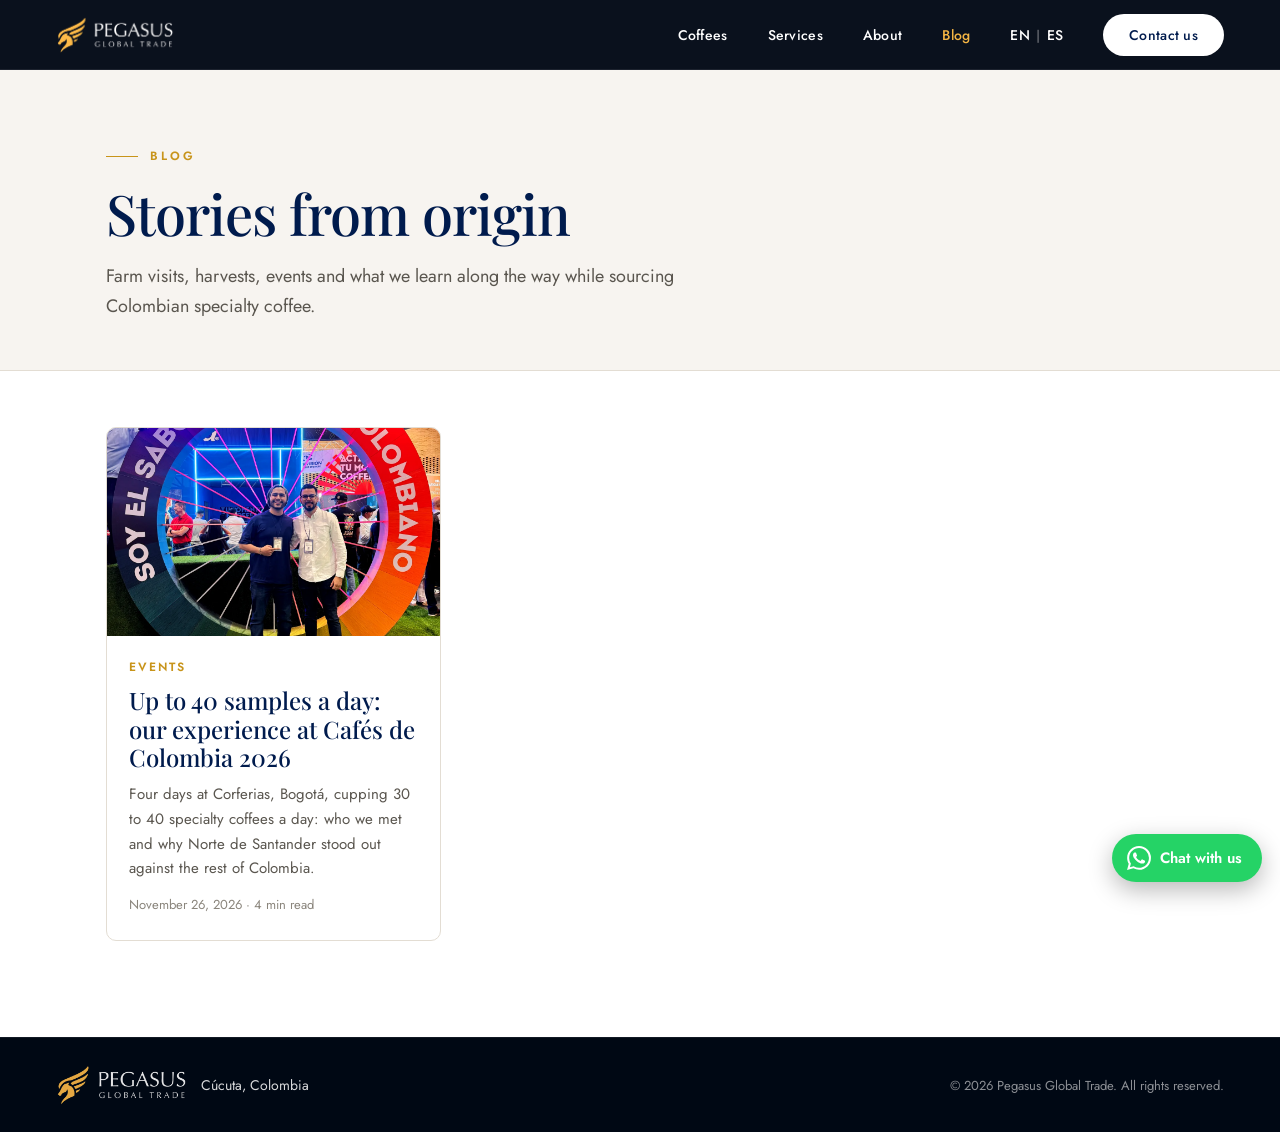
<file: blog/index.html>
<!DOCTYPE html>
<html lang="en">
<head>
  <!-- generated by build-blog.py -->
  <meta charset="UTF-8" />
  <meta name="viewport" content="width=device-width, initial-scale=1.0" />
  <title>Colombian Specialty Coffee Blog | Pegasus Global Trade</title>
  <meta name="description" content="Farm visits, cuppings, harvests and coffee events from Pegasus Global Trade, a Colombian specialty coffee exporter for coffee shops and roasters." />
  <meta name="robots" content="index, follow" />
  <link rel="canonical" href="https://www.pegasusglobaltrade.co/blog" />
  <link rel="alternate" hreflang="en" href="https://www.pegasusglobaltrade.co/blog" />
  <link rel="alternate" hreflang="es" href="https://www.pegasusglobaltrade.co/es/blog" />
  <link rel="alternate" hreflang="x-default" href="https://www.pegasusglobaltrade.co/blog" />
  <meta property="og:type" content="website" />
  <meta property="og:site_name" content="Pegasus Global Trade" />
  <meta property="og:locale" content="en_US" />
  <meta property="og:url" content="https://www.pegasusglobaltrade.co/blog" />
  <meta property="og:title" content="Colombian Specialty Coffee Blog | Pegasus Global Trade" />
  <meta property="og:description" content="Farm visits, cuppings, harvests and coffee events from Pegasus Global Trade, a Colombian specialty coffee exporter for coffee shops and roasters." />
  <meta property="og:locale:alternate" content="es_CO" />
  <meta property="og:image" content="https://www.pegasusglobaltrade.co/assets/og-image.jpg" />
  <meta property="og:image:width" content="1200" />
  <meta property="og:image:height" content="630" />
  <meta property="og:image:alt" content="Colombian Specialty Coffee Blog | Pegasus Global Trade" />
  <meta name="twitter:card" content="summary_large_image" />
  <meta name="twitter:title" content="Colombian Specialty Coffee Blog | Pegasus Global Trade" />
  <meta name="twitter:description" content="Farm visits, cuppings, harvests and coffee events from Pegasus Global Trade, a Colombian specialty coffee exporter for coffee shops and roasters." />
  <meta name="twitter:image" content="https://www.pegasusglobaltrade.co/assets/og-image.jpg" />
  <link rel="icon" href="/favicon.ico" sizes="any" />
  <link rel="icon" type="image/png" sizes="32x32" href="/assets/favicon-32.png" />
  <link rel="apple-touch-icon" href="/assets/apple-touch-icon.png" />
  <meta name="theme-color" content="#000814" />
  <script async src="https://www.googletagmanager.com/gtag/js?id=G-4FKWJ7VB9F"></script>
  <script>
    window.dataLayer = window.dataLayer || [];
    function gtag(){dataLayer.push(arguments);}
    gtag('js', new Date());
    gtag('config', 'G-4FKWJ7VB9F');
  </script>
  <script>
  !function(f,b,e,v,n,t,s)
  {if(f.fbq)return;n=f.fbq=function(){n.callMethod?
  n.callMethod.apply(n,arguments):n.queue.push(arguments)};
  if(!f._fbq)f._fbq=n;n.push=n;n.loaded=!0;n.version='2.0';
  n.queue=[];t=b.createElement(e);t.async=!0;
  t.src=v;s=b.getElementsByTagName(e)[0];
  s.parentNode.insertBefore(t,s)}(window, document,'script',
  'https://connect.facebook.net/en_US/fbevents.js');
  fbq('init', '957894506866841');
  fbq('track', 'PageView');
  </script>
  <noscript><img height="1" width="1" style="display:none" src="https://www.facebook.com/tr?id=957894506866841&ev=PageView&noscript=1" /></noscript>
  <link rel="preconnect" href="https://fonts.googleapis.com" />
  <link rel="preconnect" href="https://fonts.gstatic.com" crossorigin />
  <link rel="stylesheet" href="https://fonts.googleapis.com/css2?family=Playfair+Display:ital,wght@0,400;0,500;0,600;1,400&family=Jost:wght@300;400;500;600&display=swap" media="print" onload="this.media='all'" />
  <noscript><link rel="stylesheet" href="https://fonts.googleapis.com/css2?family=Playfair+Display:ital,wght@0,400;0,500;0,600;1,400&family=Jost:wght@300;400;500;600&display=swap" /></noscript>
  <link rel="stylesheet" href="/assets/blog.css" />
  <script type="application/ld+json">{"@context": "https://schema.org", "@type": "Blog", "name": "Colombian Specialty Coffee Blog | Pegasus Global Trade", "description": "Farm visits, cuppings, harvests and coffee events from Pegasus Global Trade, a Colombian specialty coffee exporter for coffee shops and roasters.", "url": "https://www.pegasusglobaltrade.co/blog", "inLanguage": "en", "publisher": {"@type": "Organization", "name": "Pegasus Global Trade", "url": "https://www.pegasusglobaltrade.co", "logo": {"@type": "ImageObject", "url": "https://www.pegasusglobaltrade.co/assets/logo-horizontal-480.webp"}}, "blogPost": [{"@type": "BlogPosting", "headline": "Up to 40 samples a day: our experience at Cafés de Colombia 2026", "url": "https://www.pegasusglobaltrade.co/blog/cafes-de-colombia-2026-coffee-fair-bogota", "datePublished": "2026-11-26"}]}</script>
</head>
<body>
  <div class="mobile-menu" id="mobileMenu">
    <button class="menu-close" id="menuClose" aria-label="Close menu"><svg viewBox="0 0 24 24" fill="none" stroke="currentColor" stroke-width="1.5" stroke-linecap="round"><path d="M18 6L6 18M6 6l12 12"/></svg></button>
    <a href="/#coffees">Coffees</a><a href="/#services">Services</a><a href="/#about">About</a><a href="/blog">Blog</a>
    <a href="/#contact" class="menu-cta">Contact us</a>
    <span class="mobile-lang"><a class="lang-link active" href="#" hreflang="en">EN</a><span class="lang-sep">|</span><a class="lang-link" href="/es/blog" hreflang="es">ES</a></span>
  </div>
  <nav>
    <a href="/" class="nav-brand"><img src="/assets/logo-horizontal-480.webp" alt="Pegasus Global Trade" class="wordmark" width="480" height="154" /></a>
    <ul class="nav-links"><li><a href="/#coffees">Coffees</a></li><li><a href="/#services">Services</a></li><li><a href="/#about">About</a></li><li><a href="/blog" class="current">Blog</a></li><li><span class="nav-lang"><a class="lang-link active" href="#" hreflang="en">EN</a><span class="lang-sep">|</span><a class="lang-link" href="/es/blog" hreflang="es">ES</a></span></li><li><a href="/#contact" class="nav-cta">Contact us</a></li></ul>
    <button class="nav-hamburger" id="hamburger" aria-label="Menu"><span></span><span></span><span></span></button>
  </nav>
  <main>
    <header class="blog-head"><div class="wrap">
      <span class="kicker">Blog</span>
      <h1>Stories from origin</h1>
      <p>Farm visits, harvests, events and what we learn along the way while sourcing Colombian specialty coffee.</p>
    </div></header>
    <div class="wrap">
    <div class="post-grid">
      <a class="post-card" href="/blog/cafes-de-colombia-2026-coffee-fair-bogota">
        <img src="/assets/blog/feria-cafes-colombia-2026/arco-1200.webp" alt="Mateo Soler and Oscar A. Sánchez in front of the “Soy el sabor del café colombiano” arch at Cafés de Colombia 2026" loading="lazy" decoding="async" />
        <div class="post-card-body">
          <span class="cat">Events</span>
          <h2>Up to 40 samples a day: our experience at Cafés de Colombia 2026</h2>
          <p>Four days at Corferias, Bogotá, cupping 30 to 40 specialty coffees a day: who we met and why Norte de Santander stood out against the rest of Colombia.</p>
          <span class="meta">November 26, 2026 · 4 min read</span>
        </div>
      </a>
    </div>
    </div>
  </main>
  <footer>
    <div class="footer-brand"><img src="/assets/logo-horizontal-480.webp" alt="Pegasus Global Trade" class="ic" loading="lazy" decoding="async" /><span>Cúcuta, Colombia</span></div>
    <div class="footer-copy">© 2026 Pegasus Global Trade. All rights reserved.</div>
  </footer>
  <a href="https://wa.me/573166541111?text=Hi%21%20I%20found%20Pegasus%20Global%20Trade%20through%20your%20website%20and%20would%20like%20to%20learn%20about%20your%20coffee%20lots." class="wa-float" data-cta="floating" target="_blank" rel="noopener"><svg viewBox="0 0 24 24" aria-hidden="true"><path d="M17.472 14.382c-.297-.149-1.758-.867-2.03-.967-.273-.099-.471-.148-.67.15-.197.297-.767.966-.94 1.164-.173.199-.347.223-.644.075-.297-.15-1.255-.463-2.39-1.475-.883-.788-1.48-1.761-1.653-2.059-.173-.297-.018-.458.13-.606.134-.133.298-.347.446-.52.149-.174.198-.298.298-.497.099-.198.05-.371-.025-.52-.075-.149-.669-1.612-.916-2.207-.242-.579-.487-.5-.669-.51-.173-.008-.371-.01-.57-.01-.198 0-.52.074-.792.372-.272.297-1.04 1.016-1.04 2.479 0 1.462 1.065 2.875 1.213 3.074.149.198 2.096 3.2 5.077 4.487.709.306 1.262.489 1.694.625.712.227 1.36.195 1.871.118.571-.085 1.758-.719 2.006-1.413.248-.694.248-1.289.173-1.413-.074-.124-.272-.198-.57-.347m-5.421 7.403h-.004a9.87 9.87 0 0 1-5.031-1.378l-.361-.214-3.741.982.998-3.648-.235-.374a9.86 9.86 0 0 1-1.51-5.26c.001-5.45 4.436-9.884 9.888-9.884 2.64 0 5.122 1.03 6.988 2.898a9.825 9.825 0 0 1 2.893 6.994c-.003 5.45-4.437 9.884-9.885 9.884m8.413-18.297A11.815 11.815 0 0 0 12.05 0C5.495 0 .16 5.335.157 11.892c0 2.096.547 4.142 1.588 5.945L.057 24l6.305-1.654a11.882 11.882 0 0 0 5.683 1.448h.005c6.554 0 11.89-5.335 11.893-11.893a11.821 11.821 0 0 0-3.48-8.413Z"/></svg><span>Chat with us</span></a>
  <script>
    (function () {
      const menu = document.getElementById('mobileMenu');
      document.getElementById('hamburger').addEventListener('click', () => { menu.classList.add('open'); document.body.style.overflow = 'hidden'; });
      document.getElementById('menuClose').addEventListener('click', () => { menu.classList.remove('open'); document.body.style.overflow = ''; });
    })();
    /* report outbound contact clicks to Meta and GA4 */
    (function () {
      document.querySelectorAll('a[href^="https://wa.me/"], a[href^="mailto:"]').forEach(link => {
        link.addEventListener('click', () => {
          const channel = link.href.startsWith('mailto:') ? 'email' : 'whatsapp';
          const cta = link.dataset.cta || 'contact_section';
          if (typeof fbq === 'function') fbq('track', 'Contact', { content_name: channel, content_category: cta });
          if (typeof gtag === 'function') gtag('event', 'contact', { method: channel, cta: cta });
        });
      });
    })();
  </script>
</body>
</html>
</file>
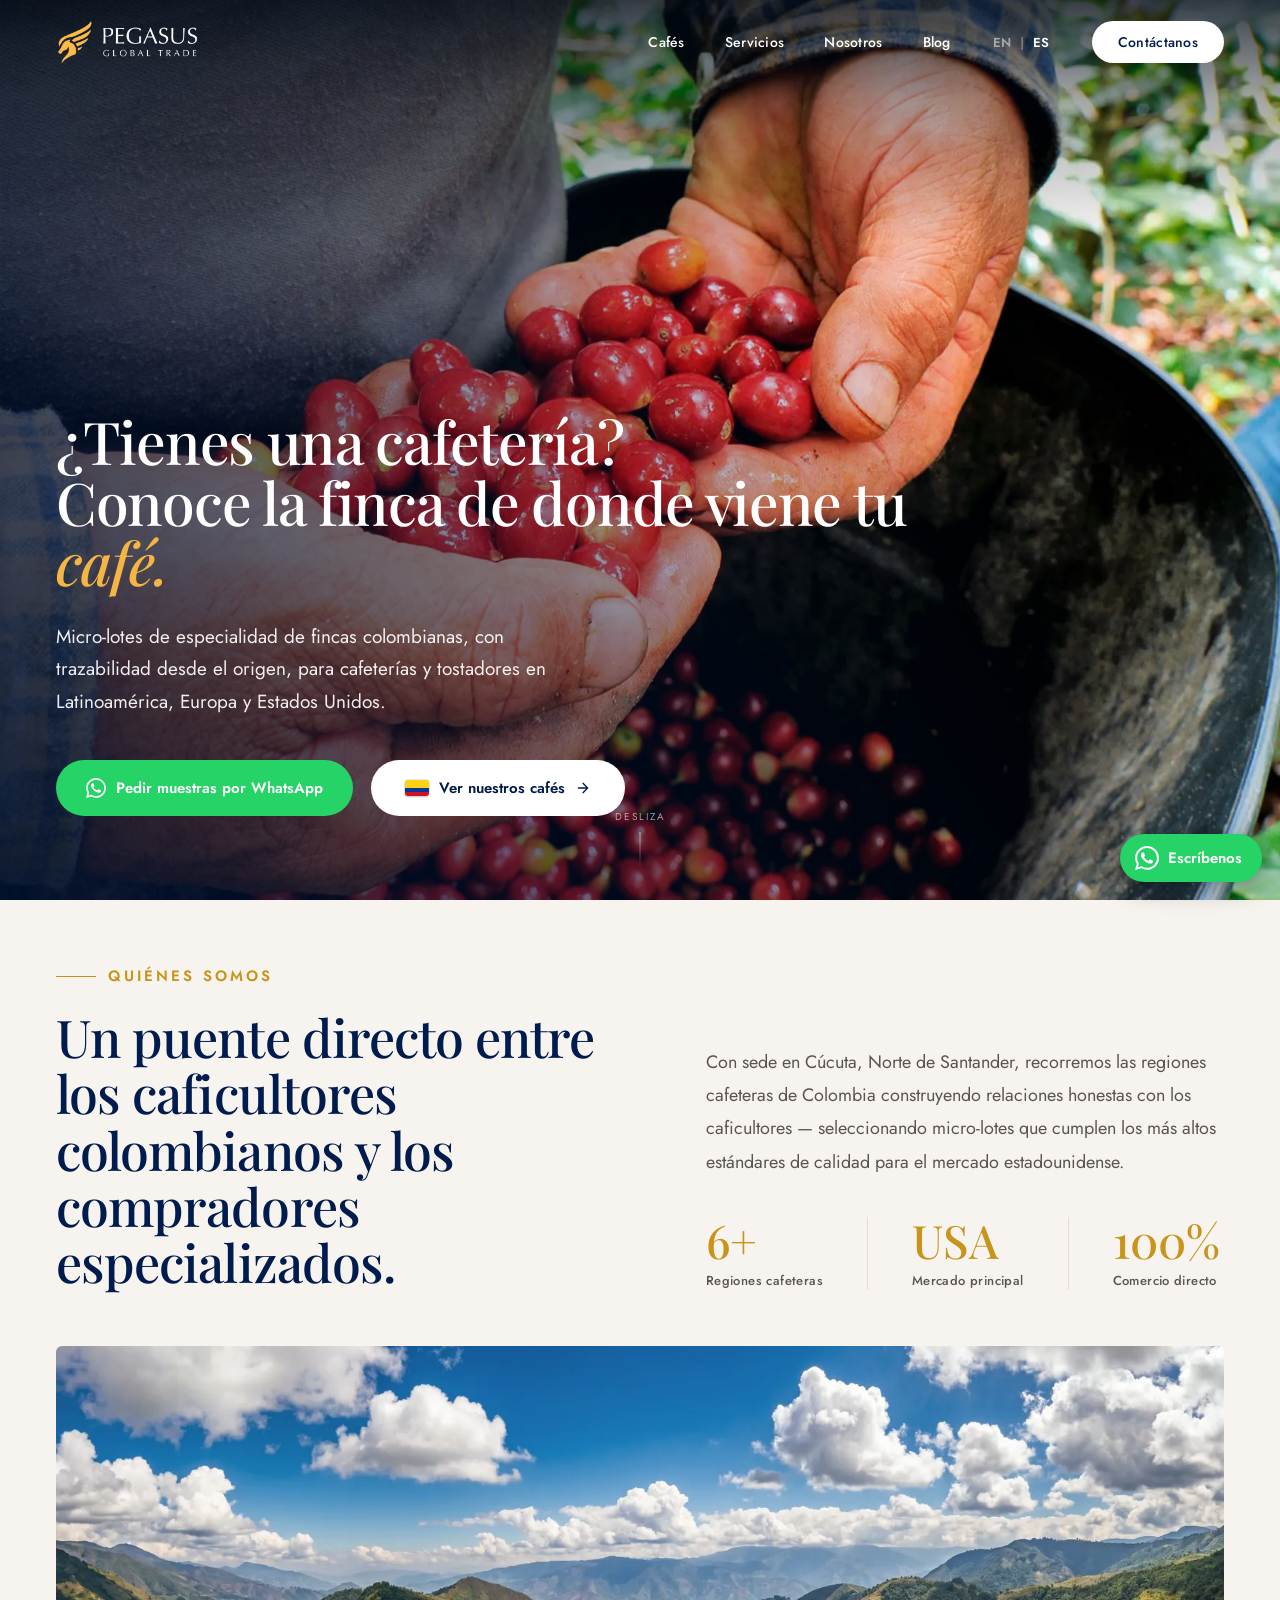
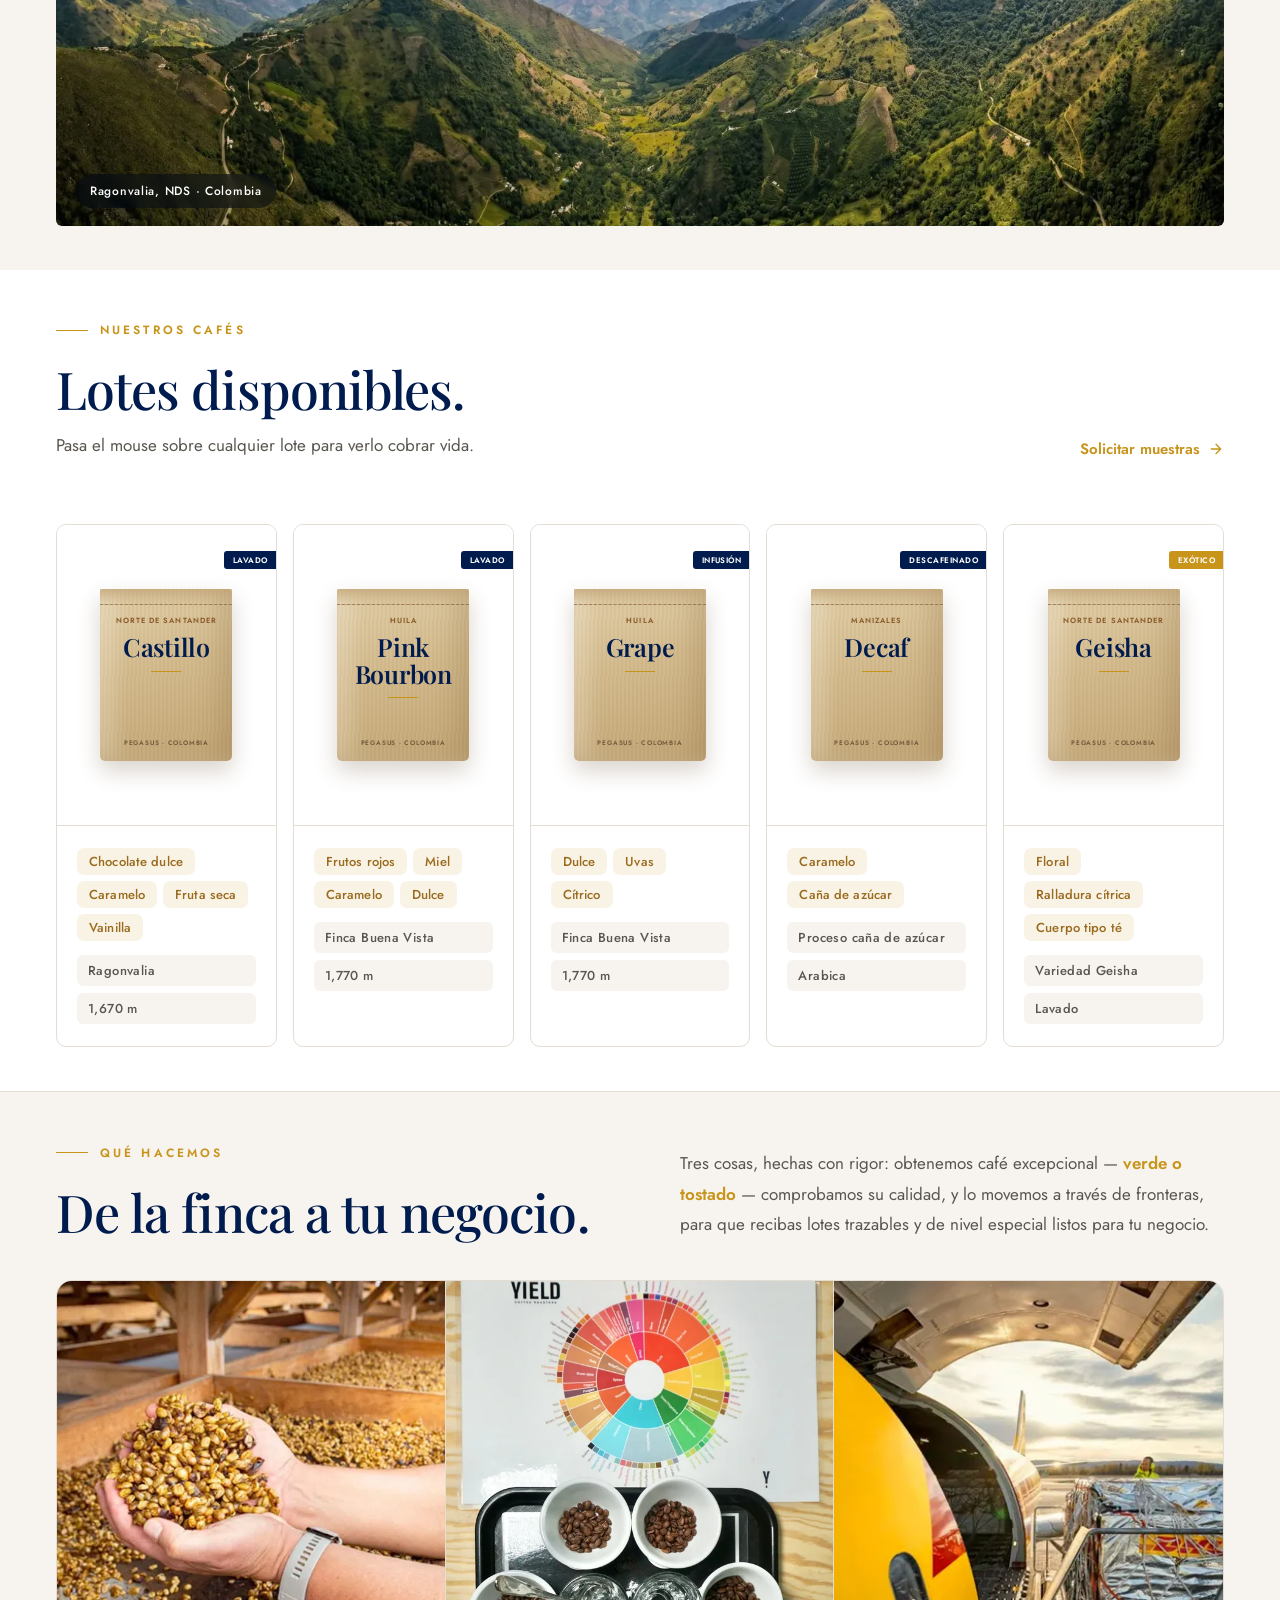
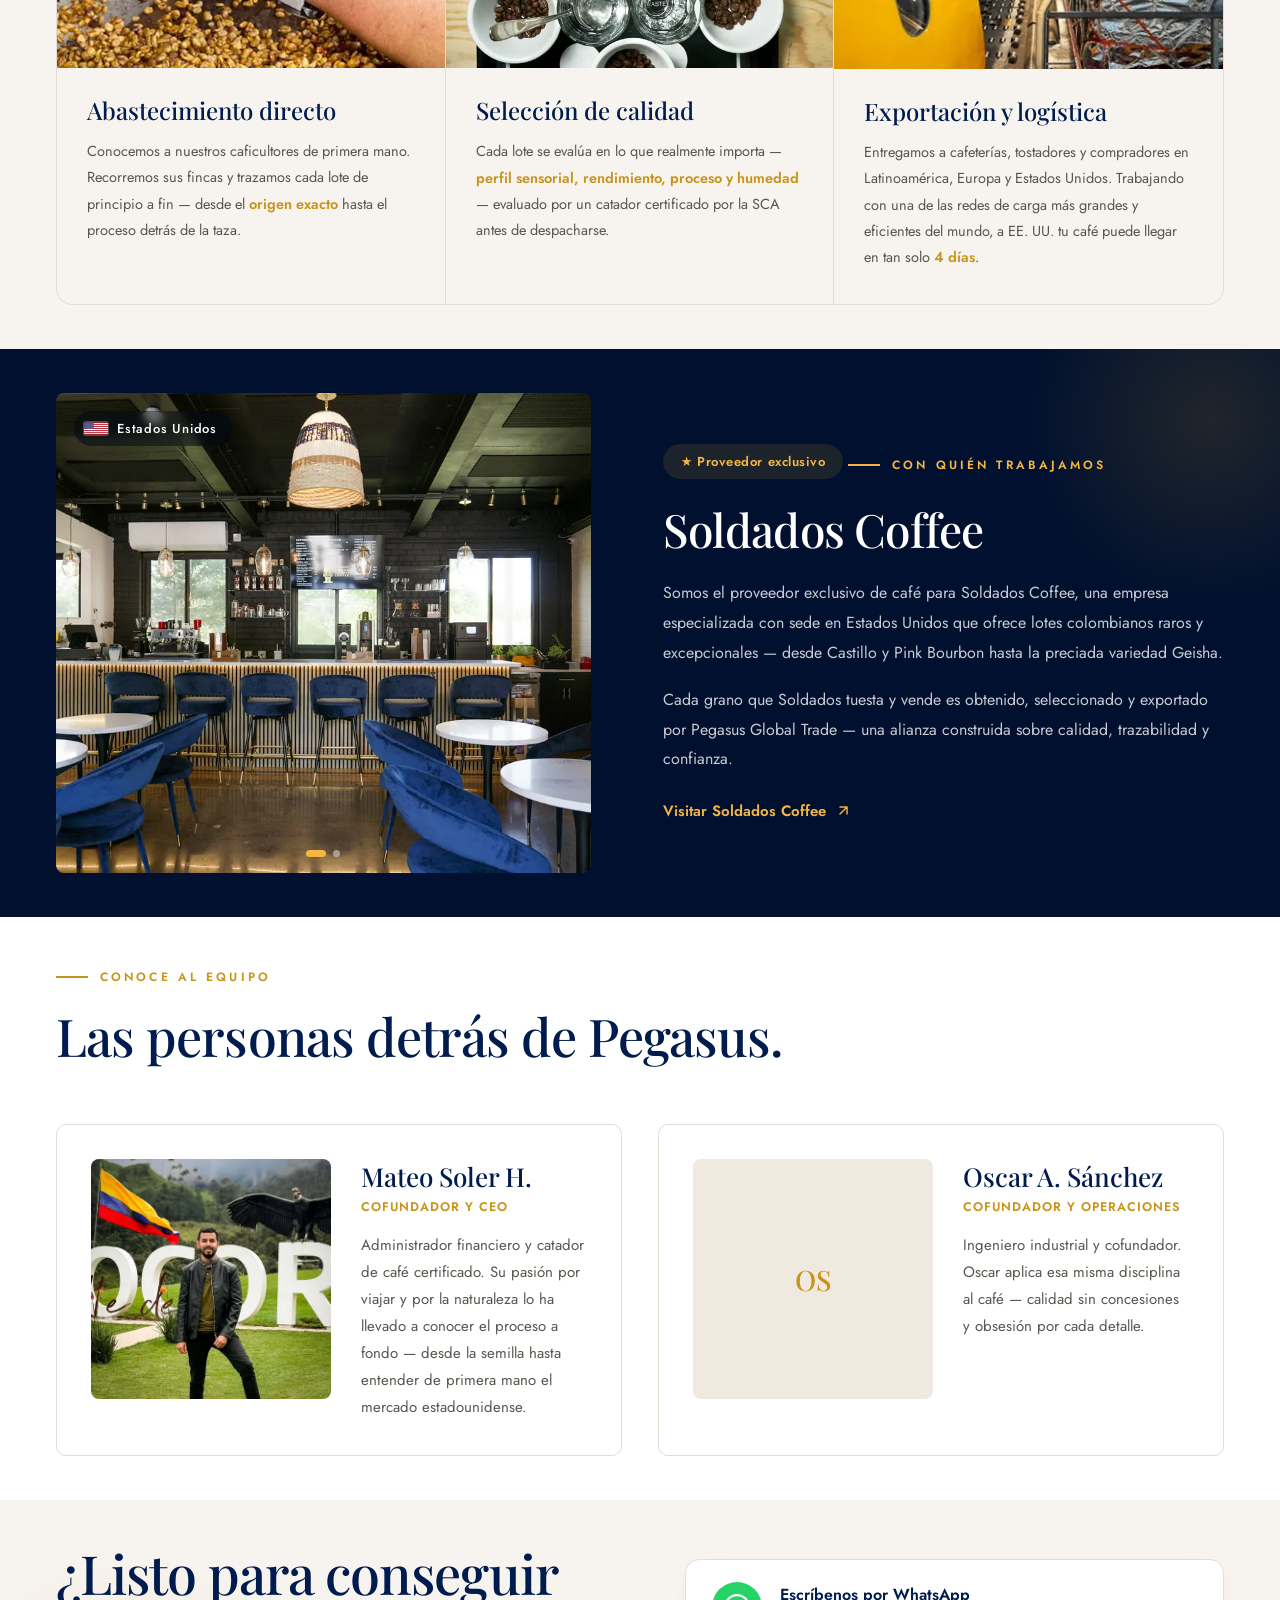
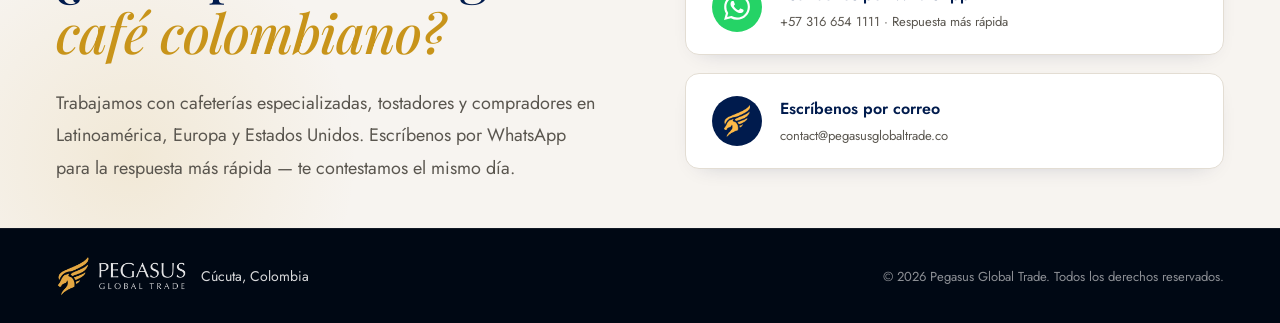
<file: es/index.html>
<!DOCTYPE html>
<html lang="es">
<head>
  <meta charset="UTF-8" />
  <meta name="viewport" content="width=device-width, initial-scale=1.0" />
  <title>Pegasus Global Trade — Exportación de Café Especial de Colombia</title>
  <meta name="description" content="Café de especialidad colombiano de comercio directo: micro-lotes de las mejores regiones de Colombia para cafeterías en Latinoamérica, Europa y Estados Unidos." />
  <meta name="facebook-domain-verification" content="hoyw6jp87dauq6an3kigyznc7s2zf7" />
  <link rel="canonical" href="https://www.pegasusglobaltrade.co/es" />
  <link rel="alternate" hreflang="en" href="https://www.pegasusglobaltrade.co/" />
  <link rel="alternate" hreflang="es" href="https://www.pegasusglobaltrade.co/es" />
  <link rel="alternate" hreflang="x-default" href="https://www.pegasusglobaltrade.co/" />

  <meta property="og:type" content="website" />
  <meta property="og:site_name" content="Pegasus Global Trade" />
  <meta property="og:locale" content="es_CO" />
  <meta property="og:url" content="https://www.pegasusglobaltrade.co/es" />
  <meta property="og:title" content="Café Especial Colombiano, Exportado Directo" />
  <meta property="og:description" content="Micro-lotes de origen único, seleccionados en finca y exportados a cafeterías y tostadores de Latinoamérica, Europa y Estados Unidos." />
  <meta property="og:image" content="https://www.pegasusglobaltrade.co/assets/og-image.jpg" />
  <meta property="og:image:width" content="1200" />
  <meta property="og:image:height" content="630" />
  <meta property="og:image:alt" content="Caficultor colombiano sosteniendo cerezas de café recién recolectadas" />
  <meta name="twitter:card" content="summary_large_image" />
  <meta name="twitter:title" content="Café Especial Colombiano, Exportado Directo" />
  <meta name="twitter:description" content="Micro-lotes de origen único, seleccionados en finca y exportados a cafeterías y tostadores de Latinoamérica, Europa y Estados Unidos." />
  <meta name="twitter:image" content="https://www.pegasusglobaltrade.co/assets/og-image.jpg" />
  <meta name="twitter:image:alt" content="Caficultor colombiano sosteniendo cerezas de café recién recolectadas" />

  <link rel="icon" href="/favicon.ico" sizes="any" />
  <link rel="icon" type="image/png" sizes="32x32" href="/assets/favicon-32.png" />
  <link rel="apple-touch-icon" href="/assets/apple-touch-icon.png" />
  <meta name="theme-color" content="#000814" />
  <!-- Google tag (gtag.js) -->
  <script async src="https://www.googletagmanager.com/gtag/js?id=G-4FKWJ7VB9F"></script>
  <script>
    window.dataLayer = window.dataLayer || [];
    function gtag(){dataLayer.push(arguments);}
    gtag('js', new Date());
    gtag('config', 'G-4FKWJ7VB9F');
  </script>
  <!-- End Google tag -->
  <!-- Meta Pixel Code -->
  <script>
  !function(f,b,e,v,n,t,s)
  {if(f.fbq)return;n=f.fbq=function(){n.callMethod?
  n.callMethod.apply(n,arguments):n.queue.push(arguments)};
  if(!f._fbq)f._fbq=n;n.push=n;n.loaded=!0;n.version='2.0';
  n.queue=[];t=b.createElement(e);t.async=!0;
  t.src=v;s=b.getElementsByTagName(e)[0];
  s.parentNode.insertBefore(t,s)}(window, document,'script',
  'https://connect.facebook.net/en_US/fbevents.js');
  fbq('init', '957894506866841');
  fbq('track', 'PageView');
  </script>
  <noscript><img height="1" width="1" style="display:none"
  src="https://www.facebook.com/tr?id=957894506866841&ev=PageView&noscript=1"
  /></noscript>
  <!-- End Meta Pixel Code -->
  <link rel="preload" as="image" href="/assets/hero-900.webp" media="(max-width: 899px)" fetchpriority="high" />
  <link rel="preload" as="image" href="/assets/hero-1800.webp" media="(min-width: 900px)" fetchpriority="high" />
  <link rel="preconnect" href="https://fonts.googleapis.com" />
  <link rel="preconnect" href="https://fonts.gstatic.com" crossorigin />
  <!-- fonts load without blocking first paint; text shows in the fallback face until they arrive -->
  <link rel="preload" as="style" href="https://fonts.googleapis.com/css2?family=Playfair+Display:ital,wght@0,400;0,500;0,600;0,700;1,400;1,500;1,600&family=Jost:wght@300;400;500;600&display=swap" />
  <link rel="stylesheet" href="https://fonts.googleapis.com/css2?family=Playfair+Display:ital,wght@0,400;0,500;0,600;0,700;1,400;1,500;1,600&family=Jost:wght@300;400;500;600&display=swap" media="print" onload="this.media='all'" />
  <noscript><link rel="stylesheet" href="https://fonts.googleapis.com/css2?family=Playfair+Display:ital,wght@0,400;0,500;0,600;0,700;1,400;1,500;1,600&family=Jost:wght@300;400;500;600&display=swap" /></noscript>
  <style>
    *, *::before, *::after { box-sizing: border-box; margin: 0; padding: 0; }

    :root {
      --navy: #001B4D;
      --navy-deep: #00102e;
      --ink: #000814;
      --gold: #C8941A;
      --gold-light: #F4B544;
      --white: #ffffff;
      --off-white: #F7F4F0;
      --cream: #EFE9E0;
      --text: #15130f;
      --text-muted: #5a564f;
      --text-faint: #8a857c;
      --border: #E3DDD3;
      --serif: 'Playfair Display', Georgia, serif;
      --sans: 'Jost', system-ui, sans-serif;
      --ease: cubic-bezier(0.22, 0.61, 0.36, 1);
    }

    html { scroll-behavior: smooth; }

    body {
      font-family: var(--sans);
      font-weight: 400;
      color: var(--text);
      background: var(--white);
      -webkit-font-smoothing: antialiased;
      overflow-x: hidden;
    }

    img { display: block; max-width: 100%; }

    ::selection { background: var(--gold); color: #fff; }

    /* ===== SCROLL REVEAL ===== */
    .reveal { opacity: 0; transform: translateY(30px); transition: opacity 0.9s var(--ease), transform 0.9s var(--ease); }
    .reveal.in { opacity: 1; transform: none; }
    @media (prefers-reduced-motion: reduce) {
      .reveal { opacity: 1 !important; transform: none !important; transition: none !important; }
    }

    /* ===== NAV ===== */
    nav {
      position: fixed;
      top: 0; left: 0; right: 0;
      z-index: 100;
      padding: 0 56px;
      height: 84px;
      display: flex;
      align-items: center;
      justify-content: space-between;
      background: transparent;
      border-bottom: 1px solid transparent;
      transition: background 0.45s var(--ease), height 0.45s var(--ease), border-color 0.45s var(--ease), box-shadow 0.45s var(--ease);
    }
    nav.scrolled {
      background: rgba(0,8,20,0.92);
      backdrop-filter: blur(12px);
      -webkit-backdrop-filter: blur(12px);
      height: 70px;
      border-bottom: 1px solid rgba(255,255,255,0.08);
    }

    .nav-brand { display: flex; align-items: center; gap: 14px; text-decoration: none; }
    .nav-brand .wordmark { height: 46px; width: auto; transition: height 0.45s var(--ease); }
    nav.scrolled .nav-brand .wordmark { height: 38px; }

    .nav-links { display: flex; align-items: center; gap: 40px; list-style: none; }
    .nav-links a {
      font-size: 14px;
      font-weight: 500;
      color: var(--white);
      text-decoration: none;
      letter-spacing: 0.02em;
      position: relative;
      transition: color 0.2s;
    }
    .nav-links a:not(.nav-cta)::after {
      content: '';
      position: absolute;
      left: 0; bottom: -6px;
      width: 0; height: 1.5px;
      background: var(--gold-light);
      transition: width 0.3s var(--ease);
    }
    .nav-links a:not(.nav-cta):hover::after { width: 100%; }
    .nav-links a:hover { color: var(--gold-light); }

    .nav-lang { font-size: 13px; font-weight: 600; letter-spacing: 0.05em; display: inline-flex; align-items: center; gap: 6px; }
    .lang-btn { background: none; border: none; padding: 2px; font: inherit; font-size: 13px; font-weight: 600; color: rgba(255,255,255,0.5); cursor: pointer; letter-spacing: 0.05em; transition: color 0.2s; }
    .lang-btn:hover { color: rgba(255,255,255,0.85); }
    .lang-btn.active { color: var(--white); }
    .lang-sep { color: rgba(255,255,255,0.3); font-size: 13px; }
    .mobile-lang { display: flex; align-items: center; gap: 10px; margin-top: 6px; }
    .mobile-lang .lang-btn { color: rgba(255,255,255,0.45); font-size: 16px; }
    .mobile-lang .lang-btn.active { color: #fff; }
    .mobile-lang .lang-sep { font-size: 16px; }

    .nav-cta {
      font-size: 14px !important;
      font-weight: 600;
      background: var(--white);
      color: var(--navy) !important;
      padding: 11px 26px;
      border-radius: 30px;
      text-decoration: none;
      transition: background 0.2s, transform 0.15s, box-shadow 0.2s;
    }
    .nav-cta:hover { background: var(--gold-light); color: var(--navy) !important; transform: translateY(-1px); box-shadow: 0 8px 20px rgba(244,181,68,0.35); }
    .nav-cta::after { display: none !important; }

    /* ===== SECTIONS ===== */
    section { padding: 44px 56px; position: relative; }
    .wrap { max-width: 1280px; margin: 0 auto; }

    /* section intro patterns */
    .kicker {
      font-size: 12px;
      letter-spacing: 0.26em;
      text-transform: uppercase;
      color: var(--gold);
      font-weight: 600;
      display: inline-flex;
      align-items: center;
      gap: 12px;
      margin-bottom: 22px;
    }
    .kicker::before { content: ''; width: 32px; height: 1.5px; background: var(--gold); display: inline-block; }
    .kicker.lg { font-size: 15px; letter-spacing: 0.2em; }
    .kicker.lg::before { width: 40px; }

    .sec-index {
      font-family: var(--serif);
      font-size: 15px;
      font-weight: 500;
      color: var(--gold);
      letter-spacing: 0.1em;
      margin-bottom: 20px;
      display: block;
    }

    h1, h2, h3 { font-family: var(--serif); font-weight: 500; color: var(--text); }
    h2 { font-size: 52px; line-height: 1.08; letter-spacing: -0.018em; }
    h2 em { font-style: italic; color: var(--gold); }

    /* ===== HERO ===== */
    #hero {
      height: 100vh;
      min-height: 680px;
      max-height: 1000px;
      padding: 0;
      position: relative;
      overflow: hidden;
      display: flex;
      align-items: flex-end;
    }
    .hero-bg {
      position: absolute;
      inset: -8% 0 -8% 0;
      background: url('/assets/hero-900.webp') center 32% / cover no-repeat;
      will-change: transform;
      z-index: 1;
    }
    @media (min-width: 900px) {
      .hero-bg { background-image: url('/assets/hero-1800.webp'); }
    }
    .hero-scrim {
      position: absolute;
      inset: 0;
      z-index: 2;
      background:
        linear-gradient(180deg, rgba(0,8,20,0.78) 0%, rgba(0,8,20,0.34) 11%, rgba(0,16,46,0) 27%),
        linear-gradient(58deg, rgba(0,16,46,0.92) 0%, rgba(0,16,46,0.46) 42%, rgba(0,16,46,0.02) 70%);
    }
    .hero-inner {
      position: relative;
      z-index: 3;
      max-width: 1280px;
      width: 100%;
      margin: 0 auto;
      padding: 0 56px 84px;
    }
    .hero-kicker {
      display: flex; align-items: center; gap: 14px;
      color: var(--gold-light);
      font-size: 13px; font-weight: 600;
      letter-spacing: 0.26em; text-transform: uppercase;
      margin-bottom: 28px;
    }
    .hero-kicker::before { content: ''; width: 44px; height: 1.5px; background: var(--gold-light); }
    #hero h1 {
      font-size: clamp(38px, 4.6vw, 64px);
      line-height: 1.03;
      letter-spacing: -0.022em;
      color: #fff;
      font-weight: 500;
      max-width: 880px;
      margin-bottom: 28px;
      text-wrap: balance;
    }
    #hero h1 em { font-style: italic; color: var(--gold-light); }
    .hero-desc {
      font-size: 19px;
      line-height: 1.7;
      color: rgba(255,255,255,0.92);
      max-width: 500px;
      font-weight: 400;
      margin-bottom: 42px;
    }
    .hero-actions { display: flex; align-items: center; gap: 18px; flex-wrap: wrap; }
    .btn-light {
      display: inline-flex; align-items: center; gap: 10px;
      background: #fff; color: var(--navy);
      font-size: 15px; font-weight: 600;
      padding: 17px 34px; border-radius: 36px;
      text-decoration: none;
      transition: background 0.2s, transform 0.18s, box-shadow 0.2s;
    }
    .btn-light:hover { background: var(--gold-light); transform: translateY(-2px); box-shadow: 0 12px 28px rgba(0,0,0,0.25); }
    .btn-light svg { width: 16px; height: 16px; }
    .flag-co { width: 24px; height: 16px; border-radius: 3px; flex-shrink: 0; background: linear-gradient(to bottom, #FCD116 0 50%, #003893 50% 75%, #CE1126 75% 100%); box-shadow: 0 0 0 1px rgba(0,0,0,0.08), 0 1px 2px rgba(0,0,0,0.18); }
    .hl { color: var(--gold); font-weight: 600; font-style: normal; }
    .btn-wa {
      display: inline-flex; align-items: center; gap: 10px;
      background: #25D366; color: #fff;
      font-size: 15px; font-weight: 600;
      padding: 17px 30px; border-radius: 36px;
      text-decoration: none;
      transition: background 0.2s, transform 0.18s, box-shadow 0.2s;
    }
    .btn-wa:hover { background: #1ebe5b; transform: translateY(-2px); box-shadow: 0 12px 28px rgba(0,0,0,0.25); }
    .btn-wa svg { width: 20px; height: 20px; fill: currentColor; }
    .wa-float {
      position: fixed; right: 18px; bottom: calc(18px + env(safe-area-inset-bottom));
      z-index: 120;
      display: inline-flex; align-items: center; gap: 9px;
      background: #25D366; color: #fff;
      font-family: var(--sans); font-size: 15px; font-weight: 600;
      padding: 12px 20px 12px 15px; border-radius: 40px;
      box-shadow: 0 8px 24px rgba(0,0,0,0.28);
      text-decoration: none;
      transition: background 0.2s, transform 0.25s, opacity 0.25s;
    }
    .wa-float:hover { background: #1ebe5b; transform: translateY(-2px); }
    .wa-float.is-hidden { opacity: 0; pointer-events: none; transform: translateY(12px); }
    .wa-float svg { width: 24px; height: 24px; fill: #fff; flex-shrink: 0; }
    .btn-outline {
      display: inline-flex; align-items: center; gap: 10px;
      color: #fff; font-size: 15px; font-weight: 500;
      padding: 17px 28px; border: 1px solid rgba(255,255,255,0.4);
      border-radius: 36px; text-decoration: none;
      transition: background 0.2s, border-color 0.2s;
    }
    .btn-outline:hover { background: rgba(255,255,255,0.1); border-color: rgba(255,255,255,0.7); }
    .btn-outline svg { width: 18px; height: 18px; fill: #fff; }

    .hero-stats {
      position: absolute;
      right: 56px; bottom: 84px;
      z-index: 3;
      display: flex; flex-direction: column; gap: 26px;
      text-align: right;
      border-right: 2px solid var(--gold);
      padding-right: 24px;
    }
    .hero-stat .n { font-family: var(--serif); font-size: 38px; font-weight: 500; color: #fff; line-height: 1; }
    .hero-stat .l { font-size: 12px; letter-spacing: 0.08em; text-transform: uppercase; color: rgba(255,255,255,0.65); margin-top: 7px; }

    .scroll-cue {
      position: absolute;
      left: 50%; bottom: 30px;
      transform: translateX(-50%);
      z-index: 3;
      display: flex; flex-direction: column; align-items: center; gap: 8px;
      color: rgba(255,255,255,0.6);
      font-size: 10px; letter-spacing: 0.2em; text-transform: uppercase;
    }
    .scroll-cue .line { width: 1px; height: 38px; background: linear-gradient(rgba(255,255,255,0.6), rgba(255,255,255,0)); animation: cue 2s var(--ease) infinite; }
    @keyframes cue { 0% { transform: scaleY(0); transform-origin: top; } 50% { transform: scaleY(1); transform-origin: top; } 50.1% { transform-origin: bottom; } 100% { transform: scaleY(0); transform-origin: bottom; } }

    /* ===== WHO WE ARE ===== */
    #about { background: var(--off-white); padding-top: 60px; }
    .about-head {
      display: grid;
      grid-template-columns: 1.1fr 1fr;
      gap: 80px;
      align-items: end;
      margin-bottom: 56px;
    }
    .about-head h2 { color: var(--navy); }
    .about-intro { font-size: 18px; line-height: 1.85; color: var(--text-muted); font-weight: 400; }
    .about-stats { display: flex; gap: 0; margin-top: 38px; }
    .about-stat { padding-right: 44px; margin-right: 44px; border-right: 1px solid var(--border); }
    .about-stat:last-child { border-right: none; margin-right: 0; padding-right: 0; }
    .about-stat .num { font-family: var(--serif); font-size: 46px; font-weight: 500; color: var(--gold); line-height: 1; margin-bottom: 8px; }
    .about-stat .lbl { font-size: 13px; color: var(--text-muted); font-weight: 500; letter-spacing: 0.03em; }

    .about-image {
      width: 100%; height: 480px;
      background: var(--cream);
      border-radius: 6px;
      position: relative; overflow: hidden;
      display: flex; align-items: center; justify-content: center;
    }
    .about-image img { width: 100%; height: 100%; object-fit: cover; }
    .img-caption { position: absolute; left: 20px; bottom: 18px; z-index: 3; font-size: 12px; letter-spacing: 0.06em; color: #fff; font-weight: 500; background: rgba(0,8,20,0.5); backdrop-filter: blur(4px); -webkit-backdrop-filter: blur(4px); padding: 8px 14px; border-radius: 30px; }
    .ph {
      position: absolute; inset: 0;
      display: flex; flex-direction: column; align-items: center; justify-content: center; gap: 14px;
      background: var(--cream);
    }
    .ph svg { width: 46px; height: 46px; stroke: var(--text-faint); fill: none; stroke-width: 1; opacity: 0.45; }
    .ph span { font-size: 11px; letter-spacing: 0.14em; text-transform: uppercase; color: var(--text-faint); font-weight: 500; }
    .ph.dark { background: var(--navy); }
    .ph.dark svg { stroke: rgba(255,255,255,0.4); }
    .ph.dark span { color: rgba(255,255,255,0.5); }

    /* ===== SERVICES ===== */
    #services { background: var(--off-white); border-top: 1px solid var(--border); }
    .services-head { display: grid; grid-template-columns: 1fr 1fr; gap: 80px; align-items: end; margin-bottom: 40px; }
    .services-head h2 { color: var(--navy); }
    .services-head p { font-size: 17px; line-height: 1.8; color: var(--text-muted); font-weight: 400; }
    .services-grid { display: grid; grid-template-columns: repeat(3, 1fr); gap: 0; background: var(--off-white); border: 1px solid var(--border); border-radius: 16px; overflow: hidden; }
    .service-card {
      padding: 0;
      border-right: 1px solid var(--border);
      position: relative;
      transition: background 0.35s var(--ease);
    }
    .service-card:last-child { border-right: none; }
    .service-card:hover { background: #fff; }
    .service-photo { width: 100%; aspect-ratio: 1 / 1; object-fit: cover; display: block; }
    .service-body { padding: 26px 30px 34px; }
    .service-card h3 { font-size: 24px; margin-bottom: 12px; color: var(--navy); }
    .service-card p { font-size: 14.5px; color: var(--text-muted); line-height: 1.8; font-weight: 400; }
    .service-hl { color: var(--gold); font-weight: 600; }

    /* ===== COFFEES ===== */
    #coffees { background: var(--white); }
    .coffees-head { display: flex; justify-content: space-between; align-items: flex-end; margin-bottom: 64px; }
    .coffees-head h2 { color: var(--navy); }
    .coffees-head .lead { font-size: 17px; color: var(--text-muted); margin-top: 14px; max-width: 420px; line-height: 1.7; }
    .link-arrow { font-size: 15px; font-weight: 600; color: var(--gold); text-decoration: none; display: inline-flex; align-items: center; gap: 8px; transition: gap 0.2s; white-space: nowrap; }
    .link-arrow:hover { gap: 13px; }
    .link-arrow svg { width: 16px; height: 16px; }

    .coffee-grid { display: grid; grid-template-columns: repeat(5, 1fr); gap: 16px; }

    .coffee-card {
      border: 1px solid var(--border);
      border-radius: 10px;
      overflow: hidden;
      background: var(--white);
      cursor: pointer;
      transition: border-color 0.3s, box-shadow 0.35s var(--ease), transform 0.35s var(--ease);
    }
    .coffee-card:hover { border-color: var(--gold); transform: translateY(-6px); box-shadow: 0 18px 40px rgba(0,16,46,0.1); }

    .coffee-stage {
      position: relative;
      height: 300px;
      background: #fff;
      overflow: hidden;
      display: flex; align-items: center; justify-content: center;
    }
    /* video / animated placeholder layer (revealed on hover) */
    .coffee-media {
      position: absolute; inset: 0;
      opacity: 0;
      transition: opacity 0.5s var(--ease);
      z-index: 1;
    }
    .coffee-card:hover .coffee-media { opacity: 1; }
    .coffee-card.in-view .coffee-media { opacity: 1; }
    .coffee-media video { width: 100%; height: 100%; object-fit: cover; display: block; }
    /* animated stand-in until real videos are added */
    .coffee-media .media-ph {
      position: absolute; inset: 0;
      background: linear-gradient(120deg, #2a1c12, #4a3220, #6b4a2c, #3a2718);
      background-size: 300% 300%;
      animation: pan 6s ease-in-out infinite;
    }
    .coffee-media .media-ph::after {
      content: 'VIDEO ON HOVER';
      position: absolute; left: 50%; bottom: 14px; transform: translateX(-50%);
      font-size: 9px; letter-spacing: 0.18em; color: rgba(255,255,255,0.55); font-weight: 500;
    }
    @keyframes pan { 0%,100% { background-position: 0% 50%; } 50% { background-position: 100% 50%; } }

    /* the coffee sack */
    .sack {
      position: relative;
      z-index: 2;
      width: 132px; height: 172px;
      border-radius: 3px 3px 5px 5px;
      background:
        repeating-linear-gradient(91deg, rgba(0,0,0,0.025) 0 2px, rgba(255,255,255,0.02) 2px 4px),
        linear-gradient(165deg, #e2cfa8 0%, #d3ba8c 45%, #c2a574 100%);
      box-shadow: inset -14px 0 22px rgba(120,90,50,0.18), inset 14px 0 18px rgba(255,250,240,0.25), 0 10px 22px rgba(80,55,25,0.22);
      padding: 26px 12px 14px;
      display: flex; flex-direction: column; align-items: center;
      transition: transform 0.4s var(--ease);
    }
    .coffee-card:hover .sack { transform: translateY(-8px) scale(1.02); box-shadow: inset -14px 0 22px rgba(120,90,50,0.18), inset 14px 0 18px rgba(255,250,240,0.25), 0 22px 34px rgba(40,25,10,0.4); }
    .coffee-card.in-view .sack { transform: translateY(-8px) scale(1.02); box-shadow: inset -14px 0 22px rgba(120,90,50,0.18), inset 14px 0 18px rgba(255,250,240,0.25), 0 22px 34px rgba(40,25,10,0.4); }
    /* folded/stitched top */
    .sack::before {
      content: '';
      position: absolute; top: 0; left: 0; right: 0; height: 16px;
      background: linear-gradient(180deg, #b8966280, #c2a57400);
      border-bottom: 1px dashed rgba(90,60,25,0.4);
    }
    .sack-region { font-size: 7.5px; letter-spacing: 0.14em; text-transform: uppercase; color: #8a5a2a; font-weight: 600; margin-bottom: 8px; text-align: center; }
    .sack-name { font-family: var(--serif); font-size: 25px; font-weight: 600; color: var(--navy); line-height: 1.05; text-align: center; letter-spacing: -0.01em; }
    .sack-rule { width: 30px; height: 1.5px; background: var(--gold); margin: 10px 0; }
    .sack-foot { margin-top: auto; font-size: 6.5px; letter-spacing: 0.12em; text-transform: uppercase; color: rgba(60,40,20,0.6); font-weight: 600; text-align: center; }
    .sack-badge {
      position: absolute; top: 26px; right: -1px;
      background: var(--navy); color: #fff;
      font-size: 8px; letter-spacing: 0.06em; text-transform: uppercase; font-weight: 600;
      padding: 3px 9px; border-radius: 3px 0 0 3px;
      z-index: 3;
    }
    .sack-badge.rare { background: var(--gold); }

    .coffee-info { padding: 22px 20px; border-top: 1px solid var(--border); }
    .coffee-notes { display: flex; flex-wrap: wrap; gap: 6px; margin-bottom: 14px; }
    .note-chip { font-size: 13px; font-weight: 500; letter-spacing: 0.01em; color: #9a6a1e; background: rgba(200,148,26,0.11); padding: 7px 12px; border-radius: 7px; line-height: 1; }
    .coffee-meta { display: flex; flex-direction: column; gap: 7px; align-items: stretch; }
    .coffee-tag { font-size: 13px; background: var(--off-white); color: var(--text-muted); padding: 6px 11px; border-radius: 6px; letter-spacing: 0.03em; font-weight: 500; text-align: left; }

    /* ===== SOLDADOS (dark feature) ===== */
    #client { background: var(--navy-deep); overflow: hidden; }
    #client::before {
      content: ''; position: absolute; top: -120px; right: -120px;
      width: 380px; height: 380px; border-radius: 50%;
      background: radial-gradient(circle, rgba(200,148,26,0.16), transparent 70%);
    }
    .client-grid { display: grid; grid-template-columns: 1fr 1.05fr; gap: 72px; align-items: center; }
    .client-image { height: 480px; background: var(--navy); border-radius: 8px; position: relative; overflow: hidden; }
    .client-image img { width: 100%; height: 100%; object-fit: cover; }
    .client-slider { position: absolute; inset: 0; }
    .client-slide { position: absolute; inset: 0; opacity: 0; transition: opacity 1.1s var(--ease); }
    .client-slide.active { opacity: 1; }
    .client-slide img { width: 100%; height: 100%; object-fit: cover; }
    .client-dots { position: absolute; left: 0; right: 0; bottom: 16px; display: flex; gap: 7px; justify-content: center; z-index: 3; }
    .client-dot { width: 7px; height: 7px; border-radius: 50%; background: rgba(255,255,255,0.45); transition: background 0.35s, width 0.35s; }
    .client-dot.active { background: var(--gold-light); width: 20px; border-radius: 4px; }
    .client-origin { top: 18px; left: 18px; bottom: auto; display: inline-flex; align-items: center; gap: 9px; font-size: 13px; padding: 8px 15px 8px 10px; }
    .flag-us { width: 24px; height: 13px; border-radius: 2px; flex-shrink: 0; box-shadow: 0 0 0 1px rgba(255,255,255,0.25); }
    .client-badge { display: inline-flex; align-items: center; gap: 8px; background: rgba(200,148,26,0.14); color: var(--gold-light); font-size: 13px; font-weight: 600; letter-spacing: 0.04em; padding: 8px 18px; border-radius: 30px; margin-bottom: 26px; }
    .client-info .kicker { color: var(--gold-light); }
    .client-info .kicker::before { background: var(--gold-light); }
    .client-info h2 { font-size: 46px; color: #fff; margin-bottom: 24px; }
    .client-info p { font-size: 16px; color: rgba(255,255,255,0.78); line-height: 1.85; font-weight: 400; margin-bottom: 18px; }
    .client-info p:last-of-type { margin-bottom: 0; }
    .client-link { display: inline-flex; align-items: center; gap: 9px; color: var(--gold-light); font-size: 15px; font-weight: 600; text-decoration: none; margin-top: 26px; transition: gap 0.2s; }
    .client-link:hover { gap: 14px; }
    .client-link svg { width: 17px; height: 17px; }

    /* ===== PROCESS ===== */
    #process { background: var(--off-white); }
    .process-head { max-width: 720px; margin-bottom: 60px; }
    .process-head h2 { color: var(--navy); }
    .process-grid { display: grid; grid-template-columns: 1fr 1fr; gap: 72px; align-items: center; }
    .process-image { height: 580px; background: var(--cream); border-radius: 8px; position: relative; overflow: hidden; }
    .process-image img { width: 100%; height: 100%; object-fit: cover; }
    .process-steps { display: flex; flex-direction: column; }
    .process-step { padding: 36px 0; border-bottom: 1px solid var(--border); display: flex; gap: 30px; align-items: flex-start; }
    .process-step:first-child { padding-top: 0; }
    .process-step:last-child { border-bottom: none; padding-bottom: 0; }
    .step-num { font-family: var(--serif); font-size: 34px; font-weight: 500; color: var(--gold); line-height: 1; flex-shrink: 0; min-width: 56px; }
    .process-step h3 { font-size: 25px; margin-bottom: 11px; color: var(--navy); }
    .process-step p { font-size: 15px; color: var(--text-muted); line-height: 1.78; font-weight: 400; }

    /* ===== TEAM ===== */
    #team { background: var(--white); }
    .team-head { margin-bottom: 60px; }
    .team-head h2 { color: var(--navy); }
    .team-grid { display: grid; grid-template-columns: 1fr 1fr; gap: 36px; }
    .team-card { display: flex; gap: 30px; align-items: flex-start; padding: 34px; border: 1px solid var(--border); border-radius: 10px; transition: border-color 0.3s, transform 0.3s var(--ease); }
    .team-card:hover { border-color: var(--gold); transform: translateY(-4px); }
    .team-photo { width: 240px; height: 240px; border-radius: 8px; background: var(--cream); flex-shrink: 0; display: flex; align-items: center; justify-content: center; overflow: hidden; }
    .team-photo img { width: 100%; height: 100%; object-fit: cover; }
    .team-photo span { font-family: var(--serif); font-size: 28px; font-weight: 500; color: var(--gold); }
    .team-info h3 { font-size: 26px; margin-bottom: 4px; color: var(--navy); }
    .team-role { font-size: 12.5px; color: var(--gold); font-weight: 600; letter-spacing: 0.08em; text-transform: uppercase; margin-bottom: 16px; display: block; }
    .team-info p { font-size: 15px; color: var(--text-muted); line-height: 1.8; font-weight: 400; }

    /* ===== CONTACT ===== */
    #contact { background: var(--off-white); padding: 44px 56px; position: relative; overflow: hidden; }
    #contact::before {
      content: ''; position: absolute; bottom: -160px; left: -100px;
      width: 460px; height: 460px; border-radius: 50%;
      background: radial-gradient(circle, rgba(200,148,26,0.12), transparent 70%);
    }
    .contact-grid { max-width: 1280px; margin: 0 auto; display: grid; grid-template-columns: 1fr 1fr; gap: 90px; align-items: center; position: relative; z-index: 2; }
    #contact .kicker { color: var(--gold-light); }
    #contact .kicker::before { background: var(--gold-light); }
    #contact h2 { color: var(--navy); font-size: 54px; }
    #contact h2 em { color: var(--gold); }
    .contact-body { font-size: 18px; color: var(--text-muted); line-height: 1.8; margin-top: 26px; font-weight: 400; }
    .contact-actions { display: flex; flex-direction: column; gap: 18px; }
    .btn-whatsapp { display: flex; align-items: center; gap: 18px; background: #fff; border: 1px solid var(--border); border-radius: 14px; padding: 22px 26px; text-decoration: none; box-shadow: 0 8px 24px -16px rgba(0,27,77,0.3); transition: border-color 0.2s, transform 0.18s, box-shadow 0.2s; }
    .btn-whatsapp:hover { border-color: var(--gold); transform: translateY(-2px); box-shadow: 0 14px 30px -14px rgba(0,27,77,0.35); }
    .wa-icon { width: 50px; height: 50px; background: #25D366; border-radius: 50%; display: flex; align-items: center; justify-content: center; flex-shrink: 0; }
    .wa-icon svg { width: 26px; height: 26px; fill: #fff; }
    .btn-whatsapp-text strong { display: block; font-size: 16px; color: var(--navy); font-weight: 600; margin-bottom: 3px; }
    .btn-whatsapp-text span { font-size: 13px; color: var(--text-muted); font-weight: 400; }
    .pega-icon { width: 50px; height: 50px; background: var(--navy); border-radius: 50%; display: flex; align-items: center; justify-content: center; flex-shrink: 0; }
    .pega-icon img { width: 32px; height: 32px; object-fit: contain; }
    .contact-email { display: flex; align-items: center; gap: 12px; font-size: 15px; color: rgba(255,255,255,0.7); font-weight: 400; padding: 4px 6px; }
    .contact-email svg { width: 18px; height: 18px; stroke: var(--gold-light); fill: none; stroke-width: 1.5; stroke-linecap: round; stroke-linejoin: round; }

    /* ===== FOOTER ===== */
    footer { background: var(--ink); padding: 26px 56px; display: flex; justify-content: space-between; align-items: center; gap: 24px; border-top: 1px solid rgba(255,255,255,0.07); }
    .footer-brand { display: flex; align-items: center; gap: 14px; }
    .footer-brand .ic { height: 42px; opacity: 0.9; }
    .footer-brand span { font-size: 14px; color: rgba(255,255,255,0.85); font-weight: 400; }
    .footer-copy { font-size: 13px; color: rgba(255,255,255,0.55); font-weight: 400; }

    /* ===== HAMBURGER / MOBILE ===== */
    .nav-hamburger { display: none; flex-direction: column; gap: 5px; background: none; border: none; cursor: pointer; padding: 8px; z-index: 200; }
    .nav-hamburger span { display: block; width: 24px; height: 2px; background: #fff; border-radius: 2px; transition: transform 0.3s, opacity 0.3s; }

    .menu-close { position: absolute; top: 18px; right: 24px; height: 56px; width: 56px; display: flex; align-items: center; justify-content: center; background: none; border: none; cursor: pointer; color: #fff; opacity: 0.7; transition: opacity 0.2s; }
    .menu-close:hover { opacity: 1; }
    .menu-close svg { width: 22px; height: 22px; }

    .mobile-menu { position: fixed; inset: 0; z-index: 150; background: var(--ink); display: flex; flex-direction: column; align-items: center; justify-content: center; gap: 6px; opacity: 0; pointer-events: none; transition: opacity 0.35s ease; }
    .mobile-menu.open { opacity: 1; pointer-events: all; }
    .mobile-menu a { font-family: var(--serif); font-size: 38px; font-weight: 500; color: rgba(255,255,255,0.85); text-decoration: none; padding: 12px 0; letter-spacing: -0.01em; transform: translateY(12px); opacity: 0; transition: color 0.2s, transform 0.4s ease, opacity 0.4s ease; }
    .mobile-menu.open a { transform: translateY(0); opacity: 1; }
    .mobile-menu.open a:nth-child(2) { transition-delay: 0.07s; }
    .mobile-menu.open a:nth-child(3) { transition-delay: 0.13s; }
    .mobile-menu.open a:nth-child(4) { transition-delay: 0.19s; }
    .mobile-menu.open a:nth-child(5) { transition-delay: 0.25s; }
    .mobile-menu.open a:nth-child(6) { transition-delay: 0.31s; }
    .mobile-menu a:hover { color: var(--gold-light); }
    .mobile-menu .menu-home { margin-bottom: 18px; opacity: 0; transform: scale(0.7); transition: transform 0.5s cubic-bezier(0.34,1.56,0.64,1), opacity 0.4s ease; }
    .mobile-menu.open .menu-home { opacity: 1; transform: scale(1); }
    .mobile-menu .menu-home img { height: 96px; width: auto; }
    .mobile-menu .menu-cta { margin-top: 18px; background: #fff; color: var(--navy) !important; font-family: var(--sans); font-size: 15px; font-weight: 600; padding: 14px 36px; border-radius: 30px; }

    /* ===== RESPONSIVE ===== */
    @media (max-width: 980px) {
      nav { padding: 0 24px; height: 70px; }
      nav.scrolled { height: 62px; }
      .nav-links { display: none; }
      .nav-hamburger { display: flex; }
      section { padding: 44px 24px; }
      #hero { height: auto; min-height: 100vh; min-height: 100svh; }
      .hero-inner { padding: 110px 24px 96px; }
      .hero-desc { font-size: 17px; margin-bottom: 28px; }
      .hero-stats { display: none; }
      h2 { font-size: 36px; }
      .about-head, .services-head, .client-grid, .process-grid, .team-grid, .contact-grid { grid-template-columns: 1fr; gap: 44px; }
      .services-grid { grid-template-columns: 1fr; }
      .service-card { border-right: none; border-bottom: 1px solid var(--border); padding: 0 !important; }
      .service-card:last-child { border-bottom: none; }
      .coffee-grid { grid-template-columns: repeat(2, 1fr); }
      .coffees-head { flex-direction: column; align-items: flex-start; gap: 20px; }
      .coffees-head .lead { display: none; }
      .about-image, .client-image, .process-image { height: 340px; }
      #contact { padding: 44px 24px; }
      #contact h2 { font-size: 36px; }
      footer { flex-direction: column; text-align: center; }
      .about-stat { padding-right: 28px; margin-right: 28px; }
      .team-card { flex-direction: column; align-items: center; text-align: center; }
      .team-photo { width: 100%; height: 260px; }
      .team-info h3 { margin-top: 4px; }
    }
  </style>
  <script type="application/ld+json">{"@context": "https://schema.org", "@graph": [{"@type": "Organization", "@id": "https://www.pegasusglobaltrade.co/#organization", "name": "Pegasus Global Trade", "url": "https://www.pegasusglobaltrade.co/", "logo": "https://www.pegasusglobaltrade.co/assets/logo-horizontal-480.webp", "image": "https://www.pegasusglobaltrade.co/assets/og-image.jpg", "description": "Colombian specialty coffee exporter from Norte de Santander, supplying coffee shops and roasters with traceable lots.", "email": "contact@pegasusglobaltrade.co", "address": {"@type": "PostalAddress", "addressLocality": "Cúcuta", "addressRegion": "Norte de Santander", "addressCountry": "CO"}, "contactPoint": {"@type": "ContactPoint", "contactType": "sales", "telephone": "+57-316-654-1111", "email": "contact@pegasusglobaltrade.co", "availableLanguage": ["Spanish", "English"]}}, {"@type": "WebSite", "@id": "https://www.pegasusglobaltrade.co/#website", "url": "https://www.pegasusglobaltrade.co/", "name": "Pegasus Global Trade", "publisher": {"@id": "https://www.pegasusglobaltrade.co/#organization"}, "inLanguage": ["en", "es"]}]}</script>
</head>
<body>

  <!-- MOBILE MENU -->
  <div class="mobile-menu" id="mobileMenu">
    <button class="menu-close" id="menuClose" aria-label="Cerrar menú">
      <svg viewBox="0 0 24 24" fill="none" stroke="currentColor" stroke-width="1.5" stroke-linecap="round"><path d="M18 6L6 18M6 6l12 12"/></svg>
    </button>
    <a href="#hero" class="menu-home"><img src="/assets/mark-400.webp" alt="Pegasus" loading="lazy" decoding="async" /></a>
    <a href="#coffees" class="menu-link"><span data-en="Coffees" data-es="Cafés">Cafés</span></a>
    <a href="#services" class="menu-link"><span data-en="Services" data-es="Servicios">Servicios</span></a>
    <a href="#about" class="menu-link"><span data-en="About" data-es="Nosotros">Nosotros</span></a>
    <a href="/es/blog" class="menu-link">Blog</a>
    <a href="#contact" class="menu-link menu-cta"><span data-en="Contact us" data-es="Contáctanos">Contáctanos</span></a>
    <div class="mobile-lang">
      <button type="button" class="lang-btn" data-lang="en">EN</button>
      <span class="lang-sep">|</span>
      <button type="button" class="lang-btn active" data-lang="es">ES</button>
    </div>
  </div>

  <!-- NAV -->
  <nav id="nav" data-screen-label="Nav">
    <a href="#hero" class="nav-brand">
      <img src="/assets/logo-horizontal-480.webp" alt="Pegasus Global Trade" class="wordmark" width="480" height="154" />
    </a>
    <ul class="nav-links">
      <li><a href="#coffees"><span data-en="Coffees" data-es="Cafés">Cafés</span></a></li>
      <li><a href="#services"><span data-en="Services" data-es="Servicios">Servicios</span></a></li>
      <li><a href="#about"><span data-en="About" data-es="Nosotros">Nosotros</span></a></li>
      <li><a href="/es/blog">Blog</a></li>
      <li><span class="nav-lang" id="langToggle">
        <button type="button" class="lang-btn" data-lang="en">EN</button>
        <span class="lang-sep">|</span>
        <button type="button" class="lang-btn active" data-lang="es">ES</button>
      </span></li>
      <li><a href="#contact" class="nav-cta"><span data-en="Contact us" data-es="Contáctanos">Contáctanos</span></a></li>
    </ul>
    <button class="nav-hamburger" id="hamburger" aria-label="Menu"><span></span><span></span><span></span></button>
  </nav>

  <!-- HERO -->
  <section id="hero" data-screen-label="Hero">
    <div class="hero-bg" id="heroBg"></div>
    <div class="hero-scrim"></div>
    <div class="hero-inner">
      <h1><span data-en="Do you run a coffee shop?" data-es="¿Tienes una cafetería?">¿Tienes una cafetería?</span><br/><span data-en="Meet the farm behind your " data-es="Conoce la finca de donde viene tu ">Conoce la finca de donde viene tu </span><em><span data-en="coffee." data-es="café.">café.</span></em></h1>
      <p class="hero-desc" data-en="Specialty micro-lots from Colombian farms, traceable to origin, for coffee shops and roasters across Latin America, Europe and the United States." data-es="Micro-lotes de especialidad de fincas colombianas, con trazabilidad desde el origen, para cafeterías y tostadores en Latinoamérica, Europa y Estados Unidos.">Micro-lotes de especialidad de fincas colombianas, con trazabilidad desde el origen, para cafeterías y tostadores en Latinoamérica, Europa y Estados Unidos.</p>
      <div class="hero-actions">
        <a href="https://wa.me/573166541111?text=%C2%A1Hola%21%20Tengo%20una%20cafeter%C3%ADa%20y%20quiero%20pedir%20muestras%20de%20sus%20caf%C3%A9s." class="btn-wa hero-wa" data-cta="hero" target="_blank" rel="noopener">
          <svg viewBox="0 0 24 24" aria-hidden="true"><path d="M17.472 14.382c-.297-.149-1.758-.867-2.03-.967-.273-.099-.471-.148-.67.15-.197.297-.767.966-.94 1.164-.173.199-.347.223-.644.075-.297-.15-1.255-.463-2.39-1.475-.883-.788-1.48-1.761-1.653-2.059-.173-.297-.018-.458.13-.606.134-.133.298-.347.446-.52.149-.174.198-.298.298-.497.099-.198.05-.371-.025-.52-.075-.149-.669-1.612-.916-2.207-.242-.579-.487-.5-.669-.51-.173-.008-.371-.01-.57-.01-.198 0-.52.074-.792.372-.272.297-1.04 1.016-1.04 2.479 0 1.462 1.065 2.875 1.213 3.074.149.198 2.096 3.2 5.077 4.487.709.306 1.262.489 1.694.625.712.227 1.36.195 1.871.118.571-.085 1.758-.719 2.006-1.413.248-.694.248-1.289.173-1.413-.074-.124-.272-.198-.57-.347m-5.421 7.403h-.004a9.87 9.87 0 0 1-5.031-1.378l-.361-.214-3.741.982.998-3.648-.235-.374a9.86 9.86 0 0 1-1.51-5.26c.001-5.45 4.436-9.884 9.888-9.884 2.64 0 5.122 1.03 6.988 2.898a9.825 9.825 0 0 1 2.893 6.994c-.003 5.45-4.437 9.884-9.885 9.884m8.413-18.297A11.815 11.815 0 0 0 12.05 0C5.495 0 .16 5.335.157 11.892c0 2.096.547 4.142 1.588 5.945L.057 24l6.305-1.654a11.882 11.882 0 0 0 5.683 1.448h.005c6.554 0 11.89-5.335 11.893-11.893a11.821 11.821 0 0 0-3.48-8.413Z"/></svg>
          <span data-en="Request samples on WhatsApp" data-es="Pedir muestras por WhatsApp">Pedir muestras por WhatsApp</span>
        </a>
        <a href="#coffees" class="btn-light">
          <span class="flag-co" aria-hidden="true"></span>
          <span data-en="View our coffees" data-es="Ver nuestros cafés">Ver nuestros cafés</span>
          <svg viewBox="0 0 24 24" fill="none" stroke="currentColor" stroke-width="2" stroke-linecap="round" stroke-linejoin="round"><path d="M5 12h14M12 5l7 7-7 7"/></svg>
        </a>
      </div>
    </div>
    <div class="scroll-cue"><span data-en="Scroll" data-es="Desliza">Desliza</span><span class="line"></span></div>
  </section>

  <!-- WHO WE ARE -->
  <section id="about" data-screen-label="About">
    <div class="wrap">
      <div class="about-head">
        <div class="reveal">
          <div class="kicker lg" data-en="Who we are" data-es="Quiénes somos">Quiénes somos</div>
          <h2 data-en="A direct bridge between Colombian farmers and specialty buyers." data-es="Un puente directo entre los caficultores colombianos y los compradores especializados.">Un puente directo entre los caficultores colombianos y los compradores especializados.</h2>
        </div>
        <div class="reveal">
          <p class="about-intro" data-en="Based in Cúcuta, Norte de Santander, we travel across Colombia's coffee regions building honest relationships with farmers — selecting micro-lots that meet the highest quality standards for the U.S. market." data-es="Con sede en Cúcuta, Norte de Santander, recorremos las regiones cafeteras de Colombia construyendo relaciones honestas con los caficultores — seleccionando micro-lotes que cumplen los más altos estándares de calidad para el mercado estadounidense.">Con sede en Cúcuta, Norte de Santander, recorremos las regiones cafeteras de Colombia construyendo relaciones honestas con los caficultores — seleccionando micro-lotes que cumplen los más altos estándares de calidad para el mercado estadounidense.</p>
          <div class="about-stats">
            <div class="about-stat"><div class="num">6+</div><div class="lbl" data-en="Origin regions" data-es="Regiones cafeteras">Regiones cafeteras</div></div>
            <div class="about-stat"><div class="num" data-en="US" data-es="USA">USA</div><div class="lbl" data-en="Primary market" data-es="Mercado principal">Mercado principal</div></div>
            <div class="about-stat"><div class="num">100%</div><div class="lbl" data-en="Direct trade" data-es="Comercio directo">Comercio directo</div></div>
          </div>
        </div>
      </div>
      <div class="about-image reveal">
        <img src="/assets/panoramica-ragonvalia.webp" loading="lazy" decoding="async" alt="Mountain panorama of Ragonvalia, Norte de Santander, Colombia" />
        <span class="img-caption">Ragonvalia, NDS · Colombia</span>
      </div>
    </div>
  </section>

  <!-- COFFEES -->
  <section id="coffees" data-screen-label="Coffees">
    <div class="wrap">
      <div class="coffees-head">
        <div class="reveal">
          <div class="kicker" data-en="Our coffees" data-es="Nuestros cafés">Nuestros cafés</div>
          <h2 data-en="Current lots available." data-es="Lotes disponibles.">Lotes disponibles.</h2>
          <p class="lead" data-en="Hover any lot to see it come alive." data-es="Pasa el mouse sobre cualquier lote para verlo cobrar vida.">Pasa el mouse sobre cualquier lote para verlo cobrar vida.</p>
        </div>
        <a href="#contact" class="link-arrow reveal"><span data-en="Request samples" data-es="Solicitar muestras">Solicitar muestras</span>
          <svg viewBox="0 0 24 24" fill="none" stroke="currentColor" stroke-width="2" stroke-linecap="round" stroke-linejoin="round"><path d="M5 12h14M12 5l7 7-7 7"/></svg>
        </a>
      </div>
      <div class="coffee-grid">

        <div class="coffee-card reveal" data-video="/assets/video-castillo.mp4">
          <div class="coffee-stage">
            <div class="coffee-media"><div class="media-ph"></div></div>
            <span class="sack-badge" data-en="Washed" data-es="Lavado">Lavado</span>
            <div class="sack">
              <div class="sack-region">Norte de Santander</div>
              <div class="sack-name">Castillo</div>
              <div class="sack-rule"></div>
              <div class="sack-foot">Pegasus · Colombia</div>
            </div>
          </div>
          <div class="coffee-info">
            <div class="coffee-notes"><span class="note-chip" data-en="Sweet chocolate" data-es="Chocolate dulce">Chocolate dulce</span><span class="note-chip" data-en="Caramel" data-es="Caramelo">Caramelo</span><span class="note-chip" data-en="Dry fruit" data-es="Fruta seca">Fruta seca</span><span class="note-chip" data-en="Vanilla" data-es="Vainilla">Vainilla</span></div>
            <div class="coffee-meta"><span class="coffee-tag">Ragonvalia</span><span class="coffee-tag">1,670 m</span></div>
          </div>
        </div>

        <div class="coffee-card reveal" data-video="/assets/video-pink-bourbon.mp4">
          <div class="coffee-stage">
            <div class="coffee-media"><div class="media-ph"></div></div>
            <span class="sack-badge" data-en="Washed" data-es="Lavado">Lavado</span>
            <div class="sack">
              <div class="sack-region">Huila</div>
              <div class="sack-name">Pink<br/>Bourbon</div>
              <div class="sack-rule"></div>
              <div class="sack-foot">Pegasus · Colombia</div>
            </div>
          </div>
          <div class="coffee-info">
            <div class="coffee-notes"><span class="note-chip" data-en="Red berries" data-es="Frutos rojos">Frutos rojos</span><span class="note-chip" data-en="Honey" data-es="Miel">Miel</span><span class="note-chip" data-en="Caramel" data-es="Caramelo">Caramelo</span><span class="note-chip" data-en="Sweet" data-es="Dulce">Dulce</span></div>
            <div class="coffee-meta"><span class="coffee-tag">Finca Buena Vista</span><span class="coffee-tag">1,770 m</span></div>
          </div>
        </div>

        <div class="coffee-card reveal" data-video="/assets/video-grape.mp4">
          <div class="coffee-stage">
            <div class="coffee-media"><div class="media-ph"></div></div>
            <span class="sack-badge" data-en="Infusion" data-es="Infusión">Infusión</span>
            <div class="sack">
              <div class="sack-region">Huila</div>
              <div class="sack-name">Grape</div>
              <div class="sack-rule"></div>
              <div class="sack-foot">Pegasus · Colombia</div>
            </div>
          </div>
          <div class="coffee-info">
            <div class="coffee-notes"><span class="note-chip" data-en="Sweet" data-es="Dulce">Dulce</span><span class="note-chip" data-en="Grapes" data-es="Uvas">Uvas</span><span class="note-chip" data-en="Citric" data-es="Cítrico">Cítrico</span></div>
            <div class="coffee-meta"><span class="coffee-tag">Finca Buena Vista</span><span class="coffee-tag">1,770 m</span></div>
          </div>
        </div>

        <div class="coffee-card reveal" data-video="/assets/video-decaf.mp4">
          <div class="coffee-stage">
            <div class="coffee-media"><div class="media-ph"></div></div>
            <span class="sack-badge" data-en="Decaf" data-es="Descafeinado">Descafeinado</span>
            <div class="sack">
              <div class="sack-region">Manizales</div>
              <div class="sack-name">Decaf</div>
              <div class="sack-rule"></div>
              <div class="sack-foot">Pegasus · Colombia</div>
            </div>
          </div>
          <div class="coffee-info">
            <div class="coffee-notes"><span class="note-chip" data-en="Caramel" data-es="Caramelo">Caramelo</span><span class="note-chip" data-en="Sugarcane" data-es="Caña de azúcar">Caña de azúcar</span></div>
            <div class="coffee-meta"><span class="coffee-tag" data-en="Sugarcane process" data-es="Proceso caña de azúcar">Proceso caña de azúcar</span><span class="coffee-tag">Arabica</span></div>
          </div>
        </div>

        <div class="coffee-card reveal" data-video="/assets/video-geisha.mp4">
          <div class="coffee-stage">
            <div class="coffee-media"><div class="media-ph"></div></div>
            <span class="sack-badge rare" data-en="Exotic" data-es="Exótico">Exótico</span>
            <div class="sack">
              <div class="sack-region">Norte de Santander</div>
              <div class="sack-name">Geisha</div>
              <div class="sack-rule"></div>
              <div class="sack-foot">Pegasus · Colombia</div>
            </div>
          </div>
          <div class="coffee-info">
            <div class="coffee-notes"><span class="note-chip" data-en="Floral" data-es="Floral">Floral</span><span class="note-chip" data-en="Citrus zest" data-es="Ralladura cítrica">Ralladura cítrica</span><span class="note-chip" data-en="Tea-like body" data-es="Cuerpo tipo té">Cuerpo tipo té</span></div>
            <div class="coffee-meta"><span class="coffee-tag" data-en="Geisha variety" data-es="Variedad Geisha">Variedad Geisha</span><span class="coffee-tag" data-en="Washed" data-es="Lavado">Lavado</span></div>
          </div>
        </div>

      </div>
    </div>
  </section>

  <!-- SERVICES -->
  <section id="services" data-screen-label="Services">
    <div class="wrap">
      <div class="services-head">
        <div class="reveal">
          <div class="kicker" data-en="What we do" data-es="Qué hacemos">Qué hacemos</div>
          <h2 data-en="From the farm gate to your business." data-es="De la finca a tu negocio.">De la finca a tu negocio.</h2>
        </div>
        <p class="reveal"><span data-en="Three things, done with rigor: we source exceptional coffee — " data-es="Tres cosas, hechas con rigor: obtenemos café excepcional — ">Tres cosas, hechas con rigor: obtenemos café excepcional — </span><span class="hl" data-en="green or roasted" data-es="verde o tostado">verde o tostado</span><span data-en=" — prove its quality, and move it across borders, so you receive traceable, specialty-grade lots ready for your business." data-es=" — comprobamos su calidad, y lo movemos a través de fronteras, para que recibas lotes trazables y de nivel especial listos para tu negocio."> — comprobamos su calidad, y lo movemos a través de fronteras, para que recibas lotes trazables y de nivel especial listos para tu negocio.</span></p>
      </div>
      <div class="services-grid">
        <div class="service-card reveal">
          <img class="service-photo" src="/assets/service-sourcing-800.webp" loading="lazy" decoding="async" alt="Hands holding freshly harvested coffee cherries" />
          <div class="service-body">
            <h3 data-en="Direct sourcing" data-es="Abastecimiento directo">Abastecimiento directo</h3>
            <p><span data-en="We know our growers first-hand. We walk their farms and trace every lot end to end — from the " data-es="Conocemos a nuestros caficultores de primera mano. Recorremos sus fincas y trazamos cada lote de principio a fin — desde el ">Conocemos a nuestros caficultores de primera mano. Recorremos sus fincas y trazamos cada lote de principio a fin — desde el </span><span class="service-hl" data-en="exact origin" data-es="origen exacto">origen exacto</span><span data-en=" to the process behind the cup." data-es=" hasta el proceso detrás de la taza."> hasta el proceso detrás de la taza.</span></p>
          </div>
        </div>
        <div class="service-card reveal">
          <img class="service-photo" src="/assets/service-quality-800.webp" loading="lazy" decoding="async" alt="Coffee cupping session with sensory flavor wheel" />
          <div class="service-body">
            <h3 data-en="Quality selection" data-es="Selección de calidad">Selección de calidad</h3>
            <p><span data-en="Every lot is graded on what matters — " data-es="Cada lote se evalúa en lo que realmente importa — ">Cada lote se evalúa en lo que realmente importa — </span><span class="service-hl" data-en="sensory profile, yield, process and moisture" data-es="perfil sensorial, rendimiento, proceso y humedad">perfil sensorial, rendimiento, proceso y humedad</span><span data-en=" — evaluated by an SCA-certified cupper before it ships." data-es=" — evaluado por un catador certificado por la SCA antes de despacharse."> — evaluado por un catador certificado por la SCA antes de despacharse.</span></p>
          </div>
        </div>
        <div class="service-card reveal">
          <img class="service-photo" src="/assets/service-export-800.webp" loading="lazy" decoding="async" alt="Air cargo being loaded for international export" />
          <div class="service-body">
            <h3 data-en="Export &amp; logistics" data-es="Exportación y logística">Exportación y logística</h3>
            <p><span data-en="We deliver to cafés, roasters and buyers across the U.S. With one of the world's largest, most efficient freight networks, your coffee can arrive in as little as " data-es="Entregamos a cafeterías, tostadores y compradores en Latinoamérica, Europa y Estados Unidos. Trabajando con una de las redes de carga más grandes y eficientes del mundo, a EE. UU. tu café puede llegar en tan solo ">Entregamos a cafeterías, tostadores y compradores en Latinoamérica, Europa y Estados Unidos. Trabajando con una de las redes de carga más grandes y eficientes del mundo, a EE. UU. tu café puede llegar en tan solo </span><span class="service-hl" data-en="4 days" data-es="4 días">4 días</span><span data-en="." data-es=".">.</span></p>
          </div>
        </div>
      </div>
    </div>
  </section>

  <!-- SOLDADOS -->
  <section id="client" data-screen-label="Soldados">
    <div class="wrap">
      <div class="client-grid">
        <div class="client-image reveal">
          <div class="client-slider" id="clientSlider">
            <div class="client-slide active"><img src="/assets/soldados-inside.webp" loading="lazy" decoding="async" alt="Inside Soldados Coffee" /></div>
            <div class="client-slide"><img src="/assets/soldados-pourover.webp" loading="lazy" decoding="async" alt="Pour-over at Soldados Coffee" style="object-position: center 78%;" /></div>
          </div>
          <span class="img-caption client-origin"><svg class="flag-us" viewBox="0 0 190 100" aria-hidden="true"><rect width="190" height="100" fill="#B22234"/><rect y="7.692" width="190" height="7.692" fill="#fff"/><rect y="23.077" width="190" height="7.692" fill="#fff"/><rect y="38.462" width="190" height="7.692" fill="#fff"/><rect y="53.846" width="190" height="7.692" fill="#fff"/><rect y="69.231" width="190" height="7.692" fill="#fff"/><rect y="84.615" width="190" height="7.692" fill="#fff"/><rect width="76" height="53.846" fill="#3C3B6E"/><circle cx="6.33" cy="5.38" r="2.1" fill="#fff"/><circle cx="19.00" cy="5.38" r="2.1" fill="#fff"/><circle cx="31.67" cy="5.38" r="2.1" fill="#fff"/><circle cx="44.33" cy="5.38" r="2.1" fill="#fff"/><circle cx="57.00" cy="5.38" r="2.1" fill="#fff"/><circle cx="69.67" cy="5.38" r="2.1" fill="#fff"/><circle cx="12.67" cy="10.77" r="2.1" fill="#fff"/><circle cx="25.33" cy="10.77" r="2.1" fill="#fff"/><circle cx="38.00" cy="10.77" r="2.1" fill="#fff"/><circle cx="50.67" cy="10.77" r="2.1" fill="#fff"/><circle cx="63.33" cy="10.77" r="2.1" fill="#fff"/><circle cx="6.33" cy="16.15" r="2.1" fill="#fff"/><circle cx="19.00" cy="16.15" r="2.1" fill="#fff"/><circle cx="31.67" cy="16.15" r="2.1" fill="#fff"/><circle cx="44.33" cy="16.15" r="2.1" fill="#fff"/><circle cx="57.00" cy="16.15" r="2.1" fill="#fff"/><circle cx="69.67" cy="16.15" r="2.1" fill="#fff"/><circle cx="12.67" cy="21.54" r="2.1" fill="#fff"/><circle cx="25.33" cy="21.54" r="2.1" fill="#fff"/><circle cx="38.00" cy="21.54" r="2.1" fill="#fff"/><circle cx="50.67" cy="21.54" r="2.1" fill="#fff"/><circle cx="63.33" cy="21.54" r="2.1" fill="#fff"/><circle cx="6.33" cy="26.92" r="2.1" fill="#fff"/><circle cx="19.00" cy="26.92" r="2.1" fill="#fff"/><circle cx="31.67" cy="26.92" r="2.1" fill="#fff"/><circle cx="44.33" cy="26.92" r="2.1" fill="#fff"/><circle cx="57.00" cy="26.92" r="2.1" fill="#fff"/><circle cx="69.67" cy="26.92" r="2.1" fill="#fff"/><circle cx="12.67" cy="32.31" r="2.1" fill="#fff"/><circle cx="25.33" cy="32.31" r="2.1" fill="#fff"/><circle cx="38.00" cy="32.31" r="2.1" fill="#fff"/><circle cx="50.67" cy="32.31" r="2.1" fill="#fff"/><circle cx="63.33" cy="32.31" r="2.1" fill="#fff"/><circle cx="6.33" cy="37.69" r="2.1" fill="#fff"/><circle cx="19.00" cy="37.69" r="2.1" fill="#fff"/><circle cx="31.67" cy="37.69" r="2.1" fill="#fff"/><circle cx="44.33" cy="37.69" r="2.1" fill="#fff"/><circle cx="57.00" cy="37.69" r="2.1" fill="#fff"/><circle cx="69.67" cy="37.69" r="2.1" fill="#fff"/><circle cx="12.67" cy="43.08" r="2.1" fill="#fff"/><circle cx="25.33" cy="43.08" r="2.1" fill="#fff"/><circle cx="38.00" cy="43.08" r="2.1" fill="#fff"/><circle cx="50.67" cy="43.08" r="2.1" fill="#fff"/><circle cx="63.33" cy="43.08" r="2.1" fill="#fff"/><circle cx="6.33" cy="48.46" r="2.1" fill="#fff"/><circle cx="19.00" cy="48.46" r="2.1" fill="#fff"/><circle cx="31.67" cy="48.46" r="2.1" fill="#fff"/><circle cx="44.33" cy="48.46" r="2.1" fill="#fff"/><circle cx="57.00" cy="48.46" r="2.1" fill="#fff"/><circle cx="69.67" cy="48.46" r="2.1" fill="#fff"/></svg><span data-en="United States" data-es="Estados Unidos">Estados Unidos</span></span>
          <div class="client-dots" id="clientDots">
            <span class="client-dot active"></span>
            <span class="client-dot"></span>
          </div>
        </div>
        <div class="client-info reveal">
          <span class="client-badge" data-en="★ Exclusive supplier" data-es="★ Proveedor exclusivo">★ Proveedor exclusivo</span>
          <div class="kicker" data-en="Who we work with" data-es="Con quién trabajamos">Con quién trabajamos</div>
          <h2>Soldados Coffee</h2>
          <p data-en="We are the exclusive coffee supplier for Soldados Coffee, a U.S.-based specialty company offering rare and exceptional Colombian lots — from Castillo and Pink Bourbon to the prized Geisha variety." data-es="Somos el proveedor exclusivo de café para Soldados Coffee, una empresa especializada con sede en Estados Unidos que ofrece lotes colombianos raros y excepcionales — desde Castillo y Pink Bourbon hasta la preciada variedad Geisha.">Somos el proveedor exclusivo de café para Soldados Coffee, una empresa especializada con sede en Estados Unidos que ofrece lotes colombianos raros y excepcionales — desde Castillo y Pink Bourbon hasta la preciada variedad Geisha.</p>
          <p data-en="Every bean Soldados roasts and sells is sourced, selected, and exported by Pegasus Global Trade — a partnership built on quality, traceability, and trust." data-es="Cada grano que Soldados tuesta y vende es obtenido, seleccionado y exportado por Pegasus Global Trade — una alianza construida sobre calidad, trazabilidad y confianza.">Cada grano que Soldados tuesta y vende es obtenido, seleccionado y exportado por Pegasus Global Trade — una alianza construida sobre calidad, trazabilidad y confianza.</p>
          <a href="https://soldadoscoffee.com" target="_blank" rel="noopener" class="client-link"><span data-en="Visit Soldados Coffee" data-es="Visitar Soldados Coffee">Visitar Soldados Coffee</span>
            <svg viewBox="0 0 24 24" fill="none" stroke="currentColor" stroke-width="2" stroke-linecap="round" stroke-linejoin="round"><path d="M7 17L17 7M7 7h10v10"/></svg>
          </a>
        </div>
      </div>
    </div>
  </section>

  <!-- TEAM -->
  <section id="team" data-screen-label="Team">
    <div class="wrap">
      <div class="team-head reveal">
        <div class="kicker" data-en="Meet the team" data-es="Conoce al equipo">Conoce al equipo</div>
        <h2 data-en="The people behind Pegasus." data-es="Las personas detrás de Pegasus.">Las personas detrás de Pegasus.</h2>
      </div>
      <div class="team-grid">
        <div class="team-card reveal">
          <div class="team-photo"><img src="/assets/mateo-soler.webp" loading="lazy" decoding="async" alt="Mateo Soler Herrera" /></div>
          <div class="team-info">
            <h3>Mateo Soler H.</h3>
            <span class="team-role" data-en="Co-Founder &amp; CEO" data-es="Cofundador y CEO">Cofundador y CEO</span>
            <p data-en="Financial administrator and certified coffee cupper. A passion for travel and nature has taken Mateo deep into the process — from the seed to a first-hand understanding of the U.S. market." data-es="Administrador financiero y catador de café certificado. Su pasión por viajar y por la naturaleza lo ha llevado a conocer el proceso a fondo — desde la semilla hasta entender de primera mano el mercado estadounidense.">Administrador financiero y catador de café certificado. Su pasión por viajar y por la naturaleza lo ha llevado a conocer el proceso a fondo — desde la semilla hasta entender de primera mano el mercado estadounidense.</p>
          </div>
        </div>
        <div class="team-card reveal">
          <div class="team-photo"><span>OS</span></div>
          <div class="team-info">
            <h3>Oscar A. Sánchez</h3>
            <span class="team-role" data-en="Co-Founder &amp; Operations" data-es="Cofundador y Operaciones">Cofundador y Operaciones</span>
            <p data-en="Industrial engineer and co-founder. Oscar brings that same discipline to coffee — uncompromising quality and an obsession for every detail." data-es="Ingeniero industrial y cofundador. Oscar aplica esa misma disciplina al café — calidad sin concesiones y obsesión por cada detalle.">Ingeniero industrial y cofundador. Oscar aplica esa misma disciplina al café — calidad sin concesiones y obsesión por cada detalle.</p>
          </div>
        </div>
      </div>
    </div>
  </section>

  <!-- CONTACT -->
  <section id="contact" data-screen-label="Contact">
    <div class="contact-grid">
      <div class="reveal">
        <h2><span data-en="Ready to source " data-es="¿Listo para conseguir ">¿Listo para conseguir </span><em><span data-en="Colombian coffee?" data-es="café colombiano?">café colombiano?</span></em></h2>
        <p class="contact-body" data-en="We work with specialty cafés, roasters and buyers across the United States. Reach out via WhatsApp for the fastest response — we'll get back to you the same day." data-es="Trabajamos con cafeterías especializadas, tostadores y compradores en Latinoamérica, Europa y Estados Unidos. Escríbenos por WhatsApp para la respuesta más rápida — te contestamos el mismo día.">Trabajamos con cafeterías especializadas, tostadores y compradores en Latinoamérica, Europa y Estados Unidos. Escríbenos por WhatsApp para la respuesta más rápida — te contestamos el mismo día.</p>
      </div>
      <div class="contact-actions reveal">
        <a href="https://wa.me/573166541111" target="_blank" rel="noopener" class="btn-whatsapp">
          <div class="wa-icon"><svg viewBox="0 0 24 24"><path d="M17.472 14.382c-.297-.149-1.758-.867-2.03-.967-.273-.099-.471-.148-.67.15-.197.297-.767.966-.94 1.164-.173.199-.347.223-.644.075-.297-.15-1.255-.463-2.39-1.475-.883-.788-1.48-1.761-1.653-2.059-.173-.297-.018-.458.13-.606.134-.133.298-.347.446-.52.149-.174.198-.298.298-.497.099-.198.05-.371-.025-.52-.075-.149-.669-1.612-.916-2.207-.242-.579-.487-.5-.669-.51-.173-.008-.371-.01-.57-.01-.198 0-.52.074-.792.372-.272.297-1.04 1.016-1.04 2.479 0 1.462 1.065 2.875 1.213 3.074.149.198 2.096 3.2 5.077 4.487.709.306 1.262.489 1.694.625.712.227 1.36.195 1.871.118.571-.085 1.758-.719 2.006-1.413.248-.694.248-1.289.173-1.413-.074-.124-.272-.198-.57-.347m-5.421 7.403h-.004a9.87 9.87 0 0 1-5.031-1.378l-.361-.214-3.741.982.998-3.648-.235-.374a9.86 9.86 0 0 1-1.51-5.26c.001-5.45 4.436-9.884 9.888-9.884 2.64 0 5.122 1.03 6.988 2.898a9.825 9.825 0 0 1 2.893 6.994c-.003 5.45-4.437 9.884-9.885 9.884m8.413-18.297A11.815 11.815 0 0 0 12.05 0C5.495 0 .16 5.335.157 11.892c0 2.096.547 4.142 1.588 5.945L.057 24l6.305-1.654a11.882 11.882 0 0 0 5.683 1.448h.005c6.554 0 11.89-5.335 11.893-11.893a11.821 11.821 0 0 0-3.48-8.413Z"/></svg></div>
          <div class="btn-whatsapp-text"><strong data-en="Message us on WhatsApp" data-es="Escríbenos por WhatsApp">Escríbenos por WhatsApp</strong><span data-en="+57 316 654 1111 · Fastest response" data-es="+57 316 654 1111 · Respuesta más rápida">+57 316 654 1111 · Respuesta más rápida</span></div>
        </a>
        <div class="contact-email-btn">
          <a href="mailto:contact@pegasusglobaltrade.co" class="btn-whatsapp">
            <div class="pega-icon"><img src="/assets/mark-400.webp" alt="Pegasus" loading="lazy" decoding="async" /></div>
            <div class="btn-whatsapp-text"><strong data-en="Email us" data-es="Escríbenos por correo">Escríbenos por correo</strong><span>contact@pegasusglobaltrade.co</span></div>
          </a>
        </div>
      </div>
    </div>
  </section>

  <!-- FOOTER -->
  <footer>
    <div class="footer-brand">
      <img src="/assets/logo-horizontal-480.webp" alt="Pegasus Global Trade" class="ic" loading="lazy" decoding="async" />
      <span>Cúcuta, Colombia</span>
    </div>
    <div class="footer-copy" data-en="© 2026 Pegasus Global Trade. All rights reserved." data-es="© 2026 Pegasus Global Trade. Todos los derechos reservados.">© 2026 Pegasus Global Trade. Todos los derechos reservados.</div>
  </footer>

  <a href="https://wa.me/573166541111?text=%C2%A1Hola%21%20Vengo%20de%20la%20web%20de%20Pegasus%20Global%20Trade.%20Tengo%20una%20cafeter%C3%ADa%20y%20quiero%20conocer%20sus%20lotes." class="wa-float" data-cta="floating" target="_blank" rel="noopener">
    <svg viewBox="0 0 24 24" aria-hidden="true"><path d="M17.472 14.382c-.297-.149-1.758-.867-2.03-.967-.273-.099-.471-.148-.67.15-.197.297-.767.966-.94 1.164-.173.199-.347.223-.644.075-.297-.15-1.255-.463-2.39-1.475-.883-.788-1.48-1.761-1.653-2.059-.173-.297-.018-.458.13-.606.134-.133.298-.347.446-.52.149-.174.198-.298.298-.497.099-.198.05-.371-.025-.52-.075-.149-.669-1.612-.916-2.207-.242-.579-.487-.5-.669-.51-.173-.008-.371-.01-.57-.01-.198 0-.52.074-.792.372-.272.297-1.04 1.016-1.04 2.479 0 1.462 1.065 2.875 1.213 3.074.149.198 2.096 3.2 5.077 4.487.709.306 1.262.489 1.694.625.712.227 1.36.195 1.871.118.571-.085 1.758-.719 2.006-1.413.248-.694.248-1.289.173-1.413-.074-.124-.272-.198-.57-.347m-5.421 7.403h-.004a9.87 9.87 0 0 1-5.031-1.378l-.361-.214-3.741.982.998-3.648-.235-.374a9.86 9.86 0 0 1-1.51-5.26c.001-5.45 4.436-9.884 9.888-9.884 2.64 0 5.122 1.03 6.988 2.898a9.825 9.825 0 0 1 2.893 6.994c-.003 5.45-4.437 9.884-9.885 9.884m8.413-18.297A11.815 11.815 0 0 0 12.05 0C5.495 0 .16 5.335.157 11.892c0 2.096.547 4.142 1.588 5.945L.057 24l6.305-1.654a11.882 11.882 0 0 0 5.683 1.448h.005c6.554 0 11.89-5.335 11.893-11.893a11.821 11.821 0 0 0-3.48-8.413Z"/></svg>
    <span data-en="Chat with us" data-es="Escríbenos">Escríbenos</span>
  </a>

  <script>
    /* language: text is rendered into the HTML by build-es.py; the switcher navigates between / and /es */
    (function () {
      const PAGE_LANG = 'es';
      const URLS = { en: '/', es: '/es' };
      document.querySelectorAll('.lang-btn').forEach(btn => {
        const lang = btn.getAttribute('data-lang');
        btn.addEventListener('click', () => {
          if (lang !== PAGE_LANG) window.location.href = URLS[lang];
        });
      });
    })();

    /* mobile menu */
    const hamburger = document.getElementById('hamburger');
    const mobileMenu = document.getElementById('mobileMenu');
    const menuClose = document.getElementById('menuClose');
    const openMenu = () => { mobileMenu.classList.add('open'); document.body.style.overflow = 'hidden'; };
    const closeMenu = () => { mobileMenu.classList.remove('open'); document.body.style.overflow = ''; };
    hamburger.addEventListener('click', openMenu);
    menuClose.addEventListener('click', closeMenu);
    mobileMenu.querySelectorAll('a').forEach(l => l.addEventListener('click', closeMenu));

    /* nav scrolled state */
    const nav = document.getElementById('nav');
    const onScroll = () => { nav.classList.toggle('scrolled', window.scrollY > 60); };
    onScroll();

    /* hero parallax */
    const heroBg = document.getElementById('heroBg');
    let ticking = false;
    function frame() {
      const y = window.scrollY;
      if (heroBg && y < window.innerHeight) heroBg.style.transform = 'translateY(' + (y * 0.18) + 'px)';
      ticking = false;
    }
    window.addEventListener('scroll', () => {
      onScroll();
      if (!ticking) { requestAnimationFrame(frame); ticking = true; }
    }, { passive: true });

    /* scroll reveal */
    const io = new IntersectionObserver((entries) => {
      entries.forEach((e, i) => {
        if (e.isIntersecting) {
          const el = e.target;
          const sibs = Array.from(el.parentElement.children).filter(c => c.classList.contains('reveal'));
          const idx = sibs.indexOf(el);
          el.style.transitionDelay = (idx > 0 ? idx * 0.08 : 0) + 's';
          el.classList.add('in');
          io.unobserve(el);
        }
      });
    }, { threshold: 0.12, rootMargin: '0px 0px -8% 0px' });
    document.querySelectorAll('.reveal').forEach(el => io.observe(el));

    /* Soldados auto slider — 3s crossfade */
    (function () {
      const slides = document.querySelectorAll('#clientSlider .client-slide');
      const dots = document.querySelectorAll('#clientDots .client-dot');
      if (slides.length < 2) return;
      let i = 0;
      setInterval(() => {
        slides[i].classList.remove('active');
        if (dots[i]) dots[i].classList.remove('active');
        i = (i + 1) % slides.length;
        slides[i].classList.add('active');
        if (dots[i]) dots[i].classList.add('active');
      }, 5000);
    })();

    /* coffee hover video — desktop: play on hover. mobile/touch: autoplay while scrolled into view.
       Each video lazy-preloads only when its own card nears the viewport (lighter than loading all 5 at once). */
    (function () {
      const isTouch = window.matchMedia('(hover: none)').matches;
      const cards = document.querySelectorAll('.coffee-card');
      const videoEls = [];

      cards.forEach(card => {
        const src = card.getAttribute('data-video');
        const media = card.querySelector('.coffee-media');
        if (!src || !media) return;
        const v = document.createElement('video');
        v.muted = true; v.loop = true; v.playsInline = true; v.preload = 'none';
        v.setAttribute('playsinline', '');
        v.src = src;
        media.innerHTML = '';
        media.appendChild(v);
        videoEls.push(v);

        if (isTouch) {
          const vio = new IntersectionObserver((entries) => {
            entries.forEach(entry => {
              if (entry.isIntersecting) {
                card.classList.add('in-view');
                v.play().catch(() => {});
              } else {
                card.classList.remove('in-view');
                v.pause();
              }
            });
          }, { threshold: 0.55 });
          vio.observe(card);
        } else {
          card.addEventListener('mouseenter', () => { v.play().catch(() => {}); });
          card.addEventListener('mouseleave', () => { v.pause(); });
        }

        const preloadIO = new IntersectionObserver((entries) => {
          entries.forEach(entry => {
            if (entry.isIntersecting) {
              v.preload = 'auto';
              v.load();
              preloadIO.disconnect();
            }
          });
        }, { rootMargin: '400px 0px 400px 0px' });
        preloadIO.observe(card);
      });
    })();

    /* hide the floating WhatsApp button while the hero's own WhatsApp CTA is on screen */
    (function () {
      const heroWa = document.querySelector('.hero-wa');
      const float = document.querySelector('.wa-float');
      if (!heroWa || !float || !('IntersectionObserver' in window)) return;
      new IntersectionObserver(([entry]) => float.classList.toggle('is-hidden', entry.isIntersecting)).observe(heroWa);
    })();

    /* report outbound contact clicks to Meta and GA4 */
    (function () {
      document.querySelectorAll('a[href^="https://wa.me/"], a[href^="mailto:"]').forEach(link => {
        link.addEventListener('click', () => {
          const channel = link.href.startsWith('mailto:') ? 'email' : 'whatsapp';
          const cta = link.dataset.cta || 'contact_section';
          if (typeof fbq === 'function') fbq('track', 'Contact', { content_name: channel, content_category: cta });
          if (typeof gtag === 'function') gtag('event', 'contact', { method: channel, cta: cta });
        });
      });
    })();
  </script>
</body>
</html>
</file>
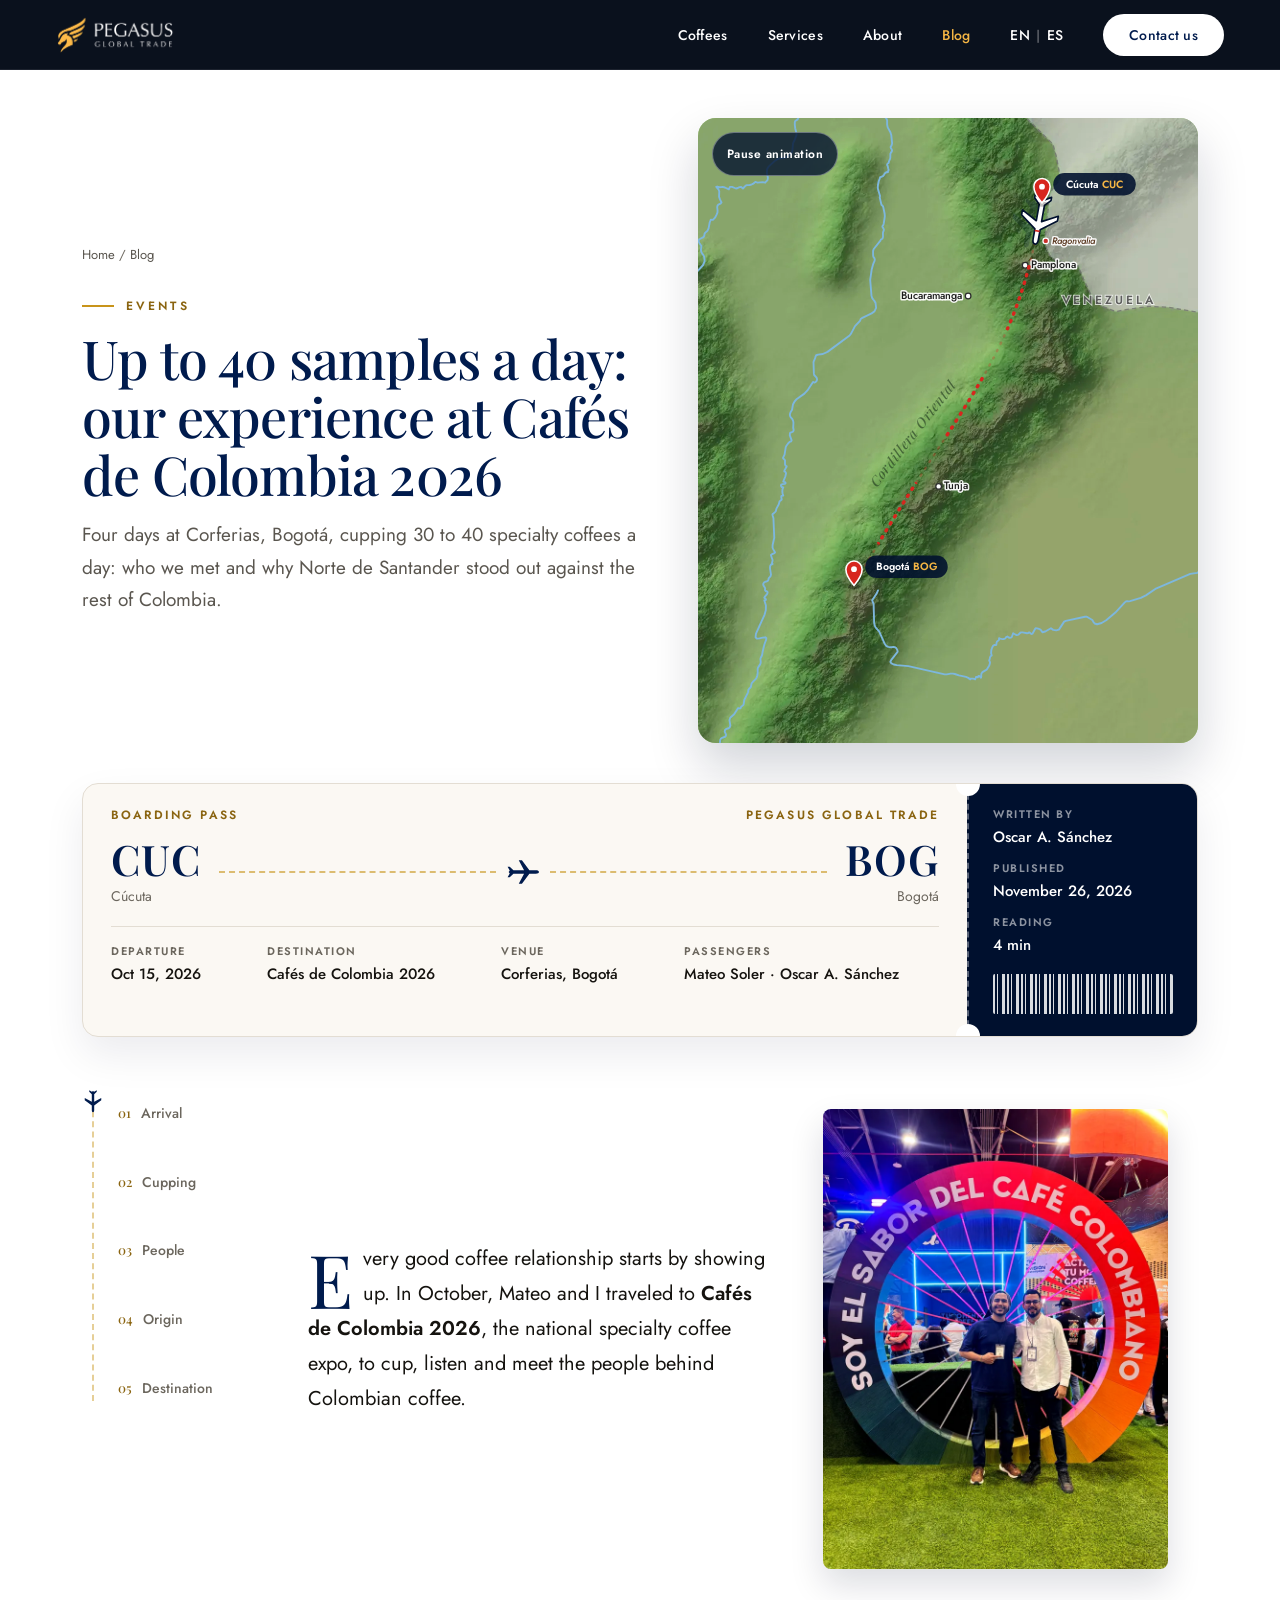
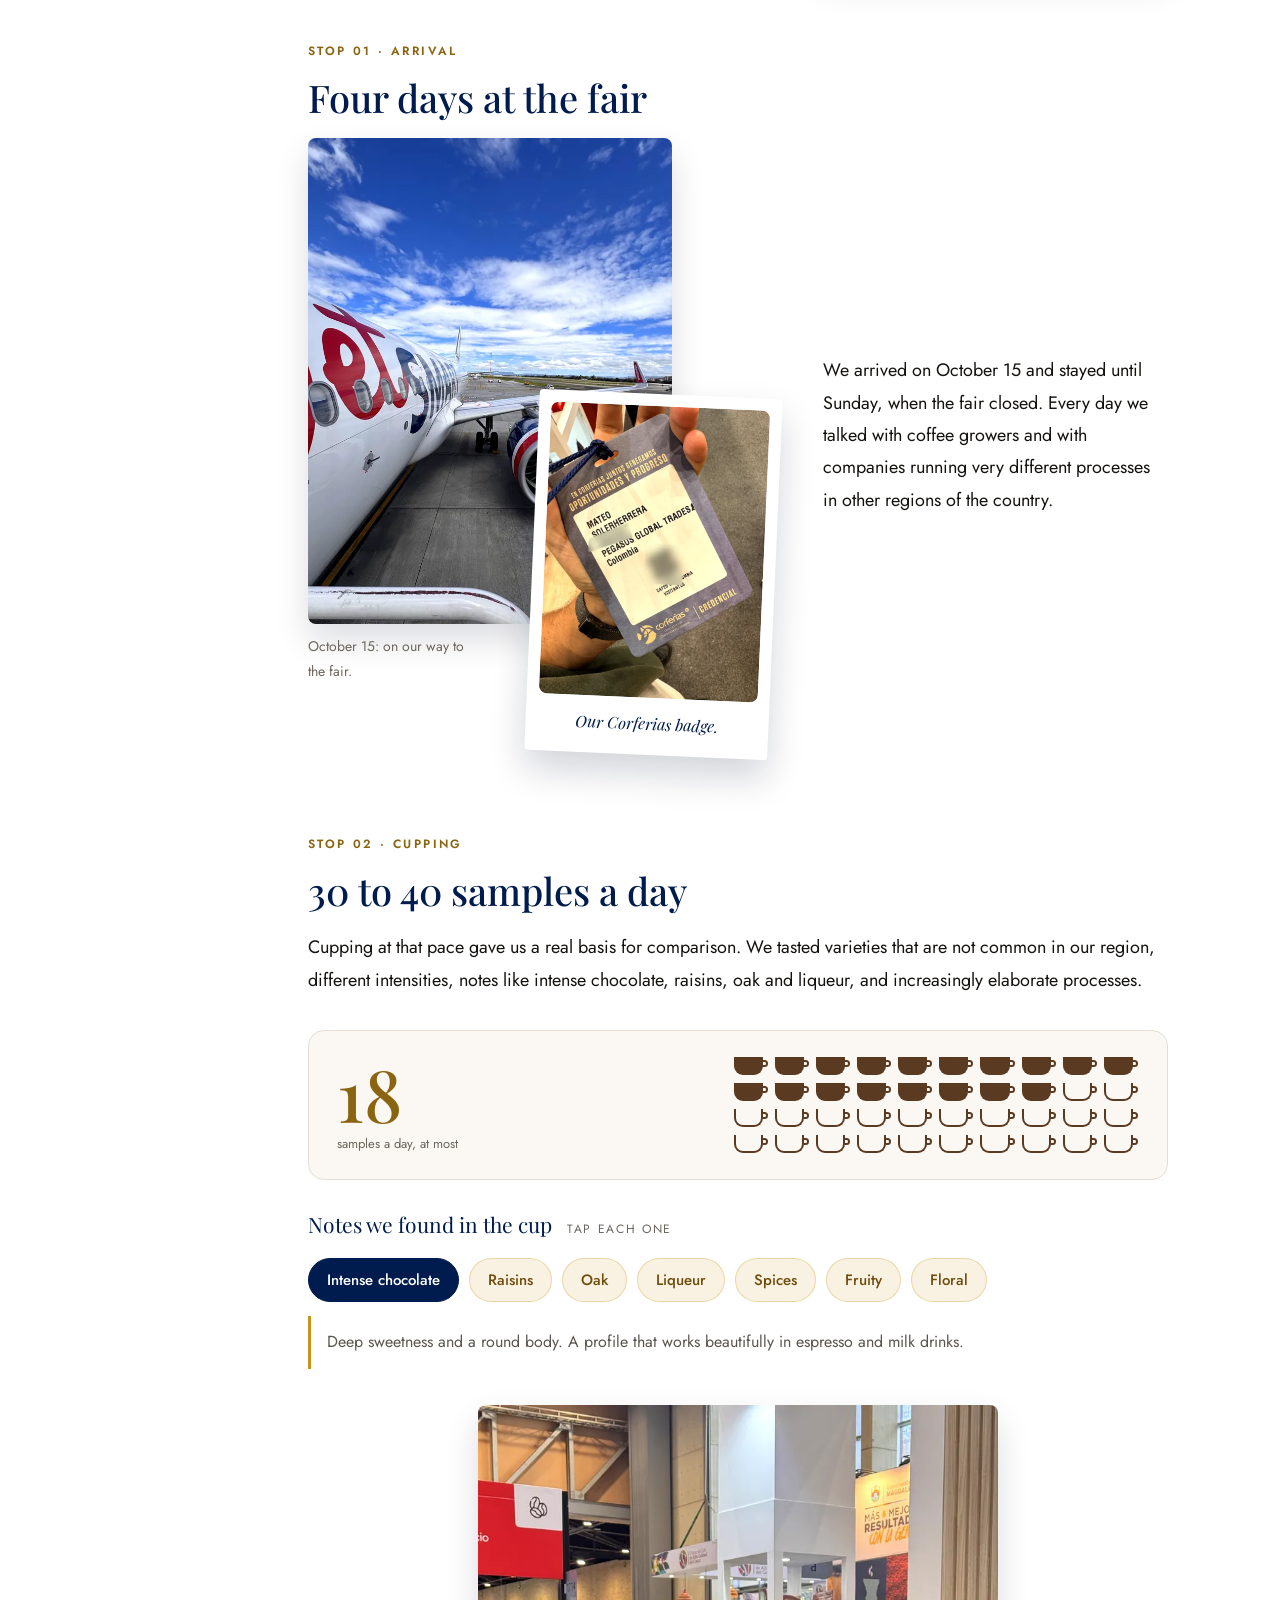
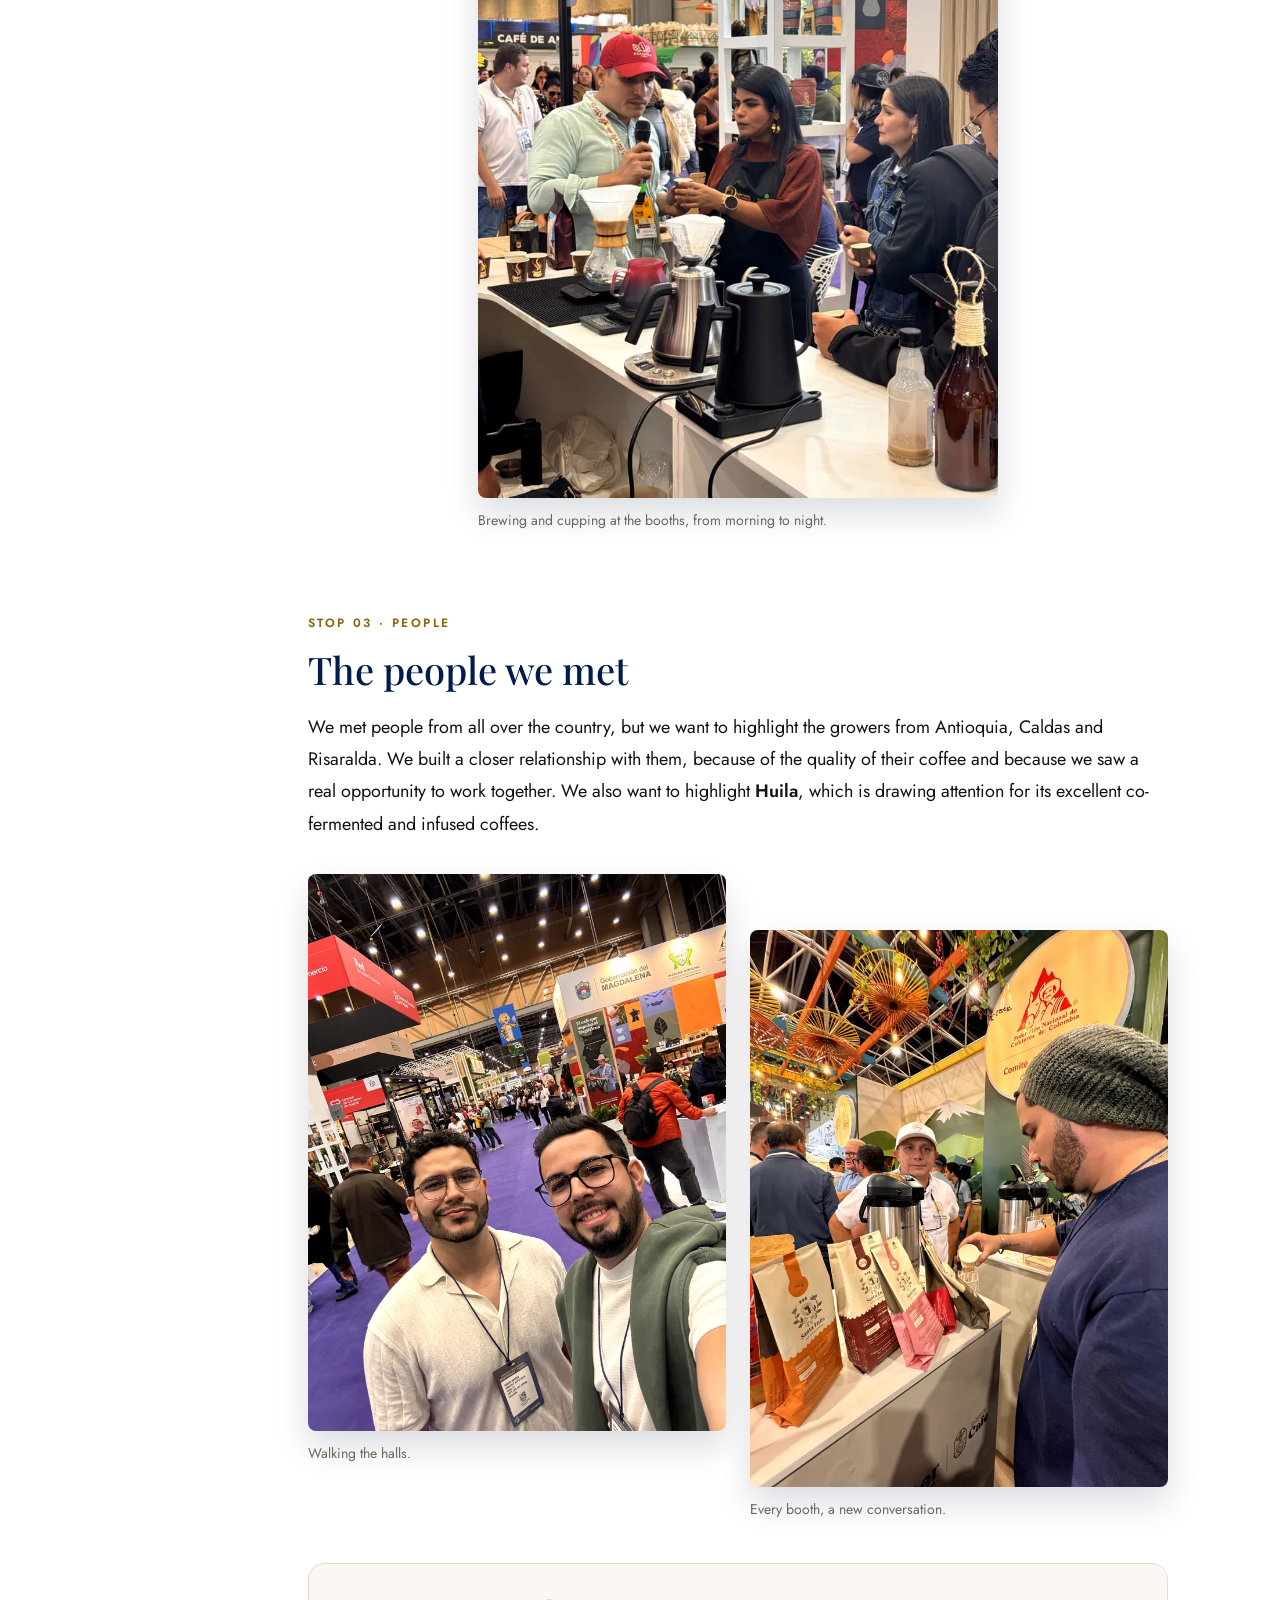
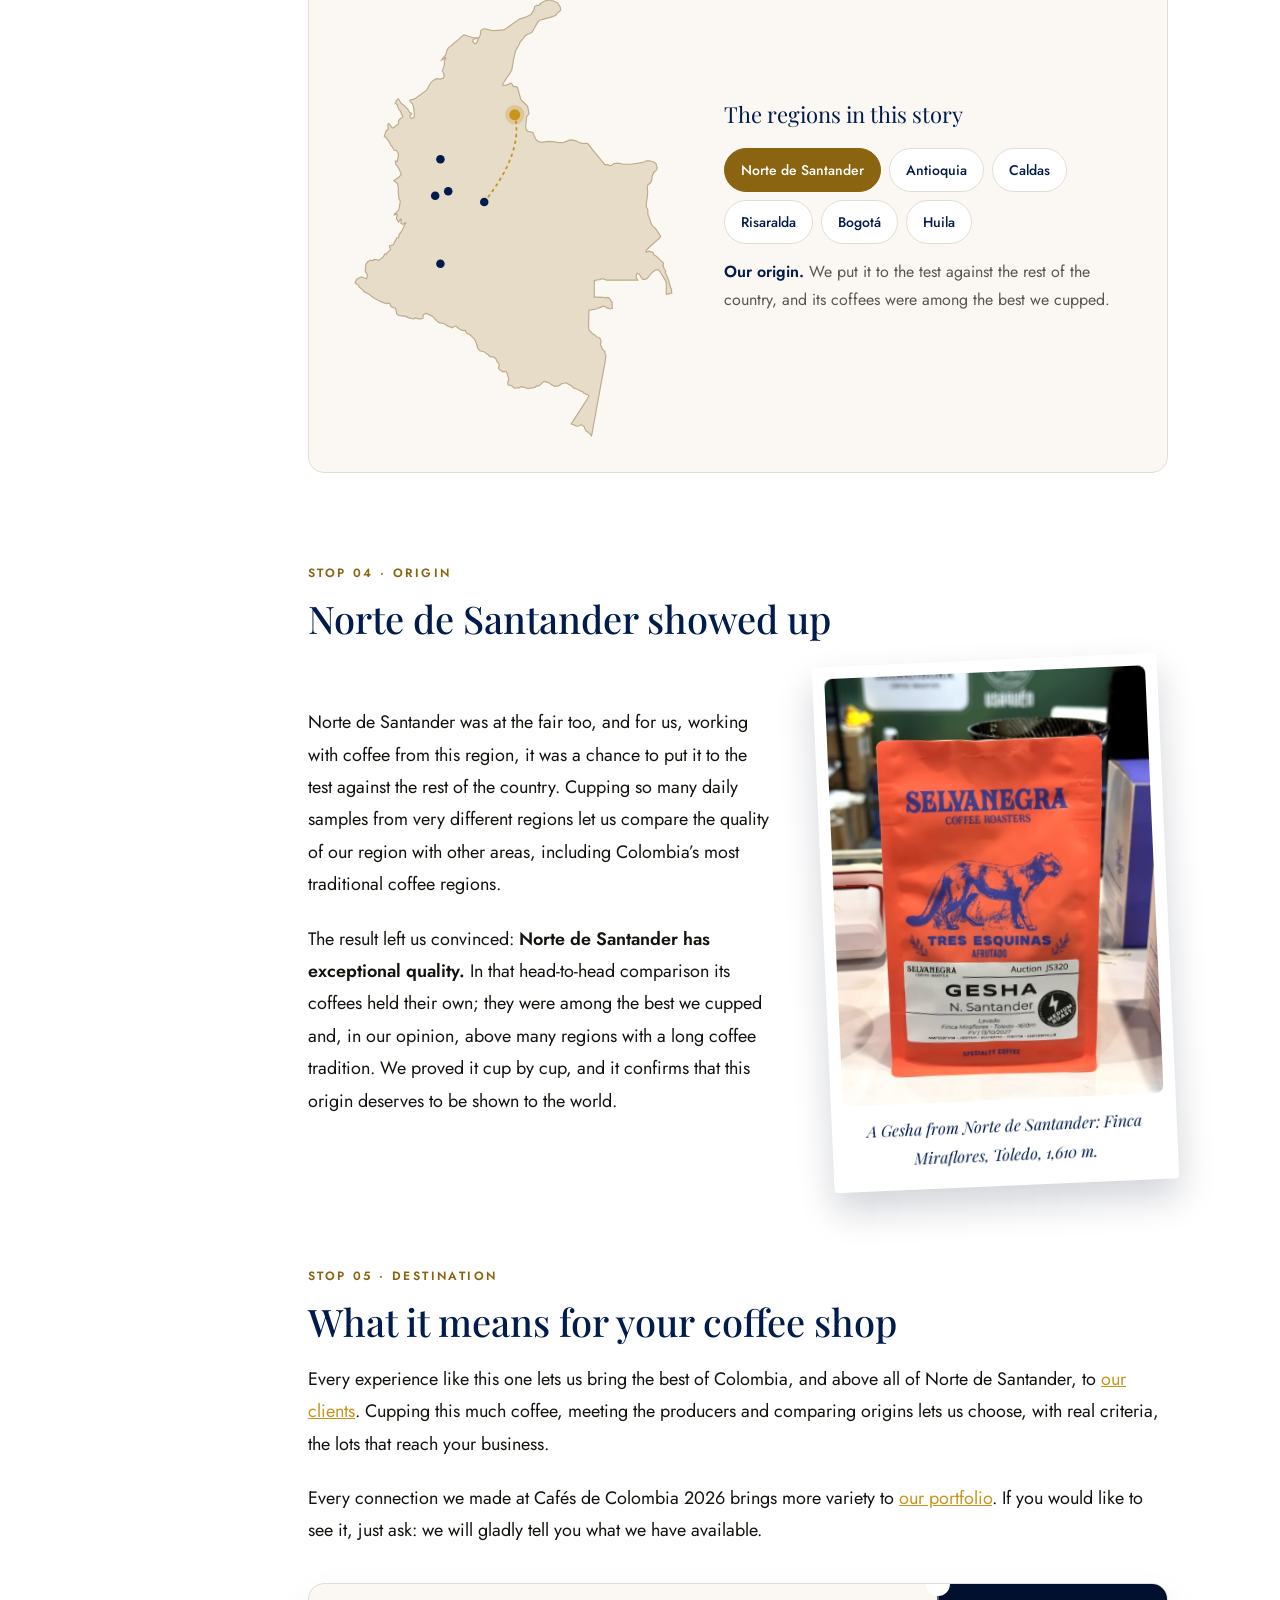
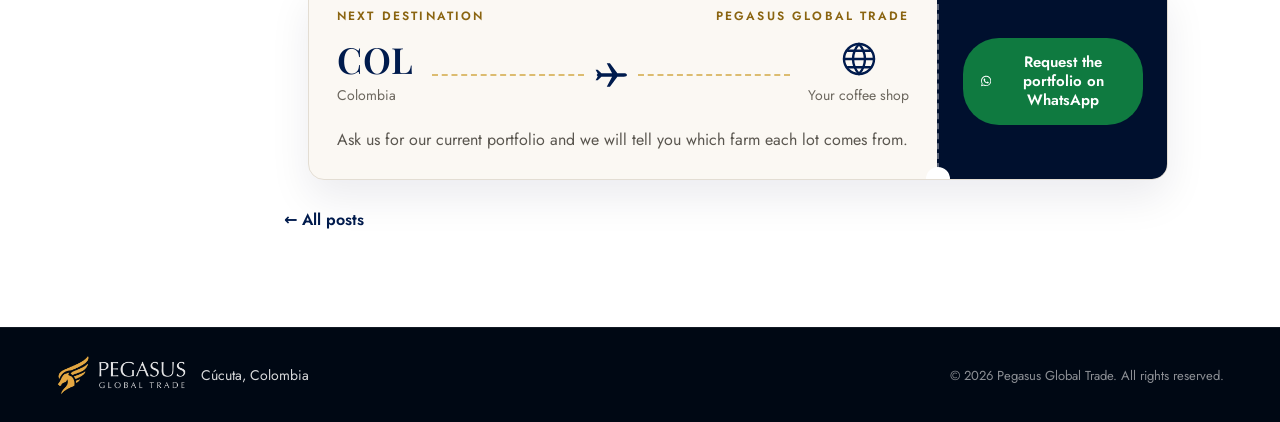
<file: blog/cafes-de-colombia-2026-coffee-fair-bogota/index.html>
<!DOCTYPE html>
<html lang="en">
<head>
  <!-- generated by build-blog.py -->
  <meta charset="UTF-8" />
  <meta name="viewport" content="width=device-width, initial-scale=1.0" />
  <title>Cafés de Colombia 2026 Coffee Fair: 40 Samples a Day | Pegasus</title>
  <meta name="description" content="Four days at Corferias, Bogotá, cupping 30 to 40 specialty coffees a day: who we met and why Norte de Santander stood out against the rest of Colombia." />
  <meta name="robots" content="index, follow" />
  <link rel="canonical" href="https://www.pegasusglobaltrade.co/blog/cafes-de-colombia-2026-coffee-fair-bogota" />
  <link rel="alternate" hreflang="en" href="https://www.pegasusglobaltrade.co/blog/cafes-de-colombia-2026-coffee-fair-bogota" />
  <link rel="alternate" hreflang="es" href="https://www.pegasusglobaltrade.co/es/blog/cafes-de-colombia-2026-feria-bogota" />
  <link rel="alternate" hreflang="x-default" href="https://www.pegasusglobaltrade.co/blog/cafes-de-colombia-2026-coffee-fair-bogota" />
  <meta property="og:type" content="article" />
  <meta property="og:site_name" content="Pegasus Global Trade" />
  <meta property="og:locale" content="en_US" />
  <meta property="og:url" content="https://www.pegasusglobaltrade.co/blog/cafes-de-colombia-2026-coffee-fair-bogota" />
  <meta property="og:title" content="Cafés de Colombia 2026 Coffee Fair: 40 Samples a Day | Pegasus" />
  <meta property="og:description" content="Four days at Corferias, Bogotá, cupping 30 to 40 specialty coffees a day: who we met and why Norte de Santander stood out against the rest of Colombia." />
  <meta property="og:locale:alternate" content="es_CO" />
  <meta property="og:image" content="https://www.pegasusglobaltrade.co/assets/blog/feria-cafes-colombia-2026/og.jpg" />
  <meta property="og:image:width" content="1200" />
  <meta property="og:image:height" content="630" />
  <meta property="og:image:alt" content="Mateo Soler and Oscar A. Sánchez in front of the “Soy el sabor del café colombiano” arch at Cafés de Colombia 2026" />
  <meta name="twitter:card" content="summary_large_image" />
  <meta name="twitter:title" content="Cafés de Colombia 2026 Coffee Fair: 40 Samples a Day | Pegasus" />
  <meta name="twitter:description" content="Four days at Corferias, Bogotá, cupping 30 to 40 specialty coffees a day: who we met and why Norte de Santander stood out against the rest of Colombia." />
  <meta name="twitter:image" content="https://www.pegasusglobaltrade.co/assets/blog/feria-cafes-colombia-2026/og.jpg" />
  <meta property="article:published_time" content="2026-11-26" />
  <meta property="article:modified_time" content="2026-11-26" />
  <meta property="article:author" content="Oscar A. Sánchez" />
  <meta property="article:section" content="Events" />
  <meta property="article:tag" content="Cafés de Colombia 2026" />
  <meta property="article:tag" content="Bogotá coffee fair" />
  <meta property="article:tag" content="Corferias" />
  <meta property="article:tag" content="Colombian specialty coffee" />
  <meta property="article:tag" content="Norte de Santander coffee" />
  <meta property="article:tag" content="coffee cupping" />
  <meta property="article:tag" content="Huila" />
  <link rel="icon" href="/favicon.ico" sizes="any" />
  <link rel="icon" type="image/png" sizes="32x32" href="/assets/favicon-32.png" />
  <link rel="apple-touch-icon" href="/assets/apple-touch-icon.png" />
  <meta name="theme-color" content="#000814" />
  <script async src="https://www.googletagmanager.com/gtag/js?id=G-4FKWJ7VB9F"></script>
  <script>
    window.dataLayer = window.dataLayer || [];
    function gtag(){dataLayer.push(arguments);}
    gtag('js', new Date());
    gtag('config', 'G-4FKWJ7VB9F');
  </script>
  <script>
  !function(f,b,e,v,n,t,s)
  {if(f.fbq)return;n=f.fbq=function(){n.callMethod?
  n.callMethod.apply(n,arguments):n.queue.push(arguments)};
  if(!f._fbq)f._fbq=n;n.push=n;n.loaded=!0;n.version='2.0';
  n.queue=[];t=b.createElement(e);t.async=!0;
  t.src=v;s=b.getElementsByTagName(e)[0];
  s.parentNode.insertBefore(t,s)}(window, document,'script',
  'https://connect.facebook.net/en_US/fbevents.js');
  fbq('init', '957894506866841');
  fbq('track', 'PageView');
  </script>
  <noscript><img height="1" width="1" style="display:none" src="https://www.facebook.com/tr?id=957894506866841&ev=PageView&noscript=1" /></noscript>
  <link rel="preconnect" href="https://fonts.googleapis.com" />
  <link rel="preconnect" href="https://fonts.gstatic.com" crossorigin />
  <link rel="stylesheet" href="https://fonts.googleapis.com/css2?family=Playfair+Display:ital,wght@0,400;0,500;0,600;1,400&family=Jost:wght@300;400;500;600&display=swap" media="print" onload="this.media='all'" />
  <noscript><link rel="stylesheet" href="https://fonts.googleapis.com/css2?family=Playfair+Display:ital,wght@0,400;0,500;0,600;1,400&family=Jost:wght@300;400;500;600&display=swap" /></noscript>
  <link rel="stylesheet" href="/assets/blog.css" />
  <link rel="stylesheet" href="/assets/blog/feria-cafes-colombia-2026/feature.css" />
  <script type="application/ld+json">[{"@context": "https://schema.org", "@type": "BlogPosting", "headline": "Up to 40 samples a day: our experience at Cafés de Colombia 2026", "description": "Four days at Corferias, Bogotá, cupping 30 to 40 specialty coffees a day: who we met and why Norte de Santander stood out against the rest of Colombia.", "image": ["https://www.pegasusglobaltrade.co/assets/blog/feria-cafes-colombia-2026/og.jpg", "https://www.pegasusglobaltrade.co/assets/blog/feria-cafes-colombia-2026/arco-1200.webp", "https://www.pegasusglobaltrade.co/assets/blog/feria-cafes-colombia-2026/avion-1200.webp", "https://www.pegasusglobaltrade.co/assets/blog/feria-cafes-colombia-2026/credencial-1200.webp", "https://www.pegasusglobaltrade.co/assets/blog/feria-cafes-colombia-2026/stand-cata-1200.webp", "https://www.pegasusglobaltrade.co/assets/blog/feria-cafes-colombia-2026/selfie-pabellon-1200.webp", "https://www.pegasusglobaltrade.co/assets/blog/feria-cafes-colombia-2026/stand-muestras-1200.webp", "https://www.pegasusglobaltrade.co/assets/blog/feria-cafes-colombia-2026/gesha-norte-santander-1200.webp"], "datePublished": "2026-11-26", "dateModified": "2026-11-26", "inLanguage": "en", "articleSection": "Events", "wordCount": 718, "keywords": "Cafés de Colombia 2026, Bogotá coffee fair, Corferias, Colombian specialty coffee, Norte de Santander coffee, coffee cupping, Huila", "author": {"@type": "Person", "name": "Oscar A. Sánchez", "worksFor": {"@type": "Organization", "name": "Pegasus Global Trade", "url": "https://www.pegasusglobaltrade.co", "logo": {"@type": "ImageObject", "url": "https://www.pegasusglobaltrade.co/assets/logo-horizontal-480.webp"}}}, "publisher": {"@type": "Organization", "name": "Pegasus Global Trade", "url": "https://www.pegasusglobaltrade.co", "logo": {"@type": "ImageObject", "url": "https://www.pegasusglobaltrade.co/assets/logo-horizontal-480.webp"}}, "mainEntityOfPage": {"@type": "WebPage", "@id": "https://www.pegasusglobaltrade.co/blog/cafes-de-colombia-2026-coffee-fair-bogota"}}, {"@context": "https://schema.org", "@type": "BreadcrumbList", "itemListElement": [{"@type": "ListItem", "position": 1, "name": "Home", "item": "https://www.pegasusglobaltrade.co/"}, {"@type": "ListItem", "position": 2, "name": "Blog", "item": "https://www.pegasusglobaltrade.co/blog"}, {"@type": "ListItem", "position": 3, "name": "Up to 40 samples a day: our experience at Cafés de Colombia 2026", "item": "https://www.pegasusglobaltrade.co/blog/cafes-de-colombia-2026-coffee-fair-bogota"}]}]</script>
</head>
<body>
  <div class="mobile-menu" id="mobileMenu">
    <button class="menu-close" id="menuClose" aria-label="Close menu"><svg viewBox="0 0 24 24" fill="none" stroke="currentColor" stroke-width="1.5" stroke-linecap="round"><path d="M18 6L6 18M6 6l12 12"/></svg></button>
    <a href="/#coffees">Coffees</a><a href="/#services">Services</a><a href="/#about">About</a><a href="/blog">Blog</a>
    <a href="/#contact" class="menu-cta">Contact us</a>
    <span class="mobile-lang"><a class="lang-link active" href="#" hreflang="en">EN</a><span class="lang-sep">|</span><a class="lang-link" href="/es/blog/cafes-de-colombia-2026-feria-bogota" hreflang="es">ES</a></span>
  </div>
  <nav>
    <a href="/" class="nav-brand"><img src="/assets/logo-horizontal-480.webp" alt="Pegasus Global Trade" class="wordmark" width="480" height="154" /></a>
    <ul class="nav-links"><li><a href="/#coffees">Coffees</a></li><li><a href="/#services">Services</a></li><li><a href="/#about">About</a></li><li><a href="/blog" class="current">Blog</a></li><li><span class="nav-lang"><a class="lang-link active" href="#" hreflang="en">EN</a><span class="lang-sep">|</span><a class="lang-link" href="/es/blog/cafes-de-colombia-2026-feria-bogota" hreflang="es">ES</a></span></li><li><a href="/#contact" class="nav-cta">Contact us</a></li></ul>
    <button class="nav-hamburger" id="hamburger" aria-label="Menu"><span></span><span></span><span></span></button>
  </nav>
  <main class="fx-page">
    <script>document.documentElement.classList.add("fx-js")</script>
    <section class="fx-hero">
      <div class="fx-hero-copy">
        <div class="breadcrumbs"><a href="/">Home</a> / <a href="/blog">Blog</a></div>
        <span class="kicker">Events</span>
        <h1>Up to 40 samples a day: our experience at Cafés de Colombia 2026</h1>
        <p class="fx-lead">Four days at Corferias, Bogotá, cupping 30 to 40 specialty coffees a day: who we met and why Norte de Santander stood out against the rest of Colombia.</p>
      </div>
      <div class="fx-map-hero">
        <img class="fx-map-base" src="/assets/blog/feria-cafes-colombia-2026/relief-800.webp" srcset="/assets/blog/feria-cafes-colombia-2026/relief-800.webp 800w, /assets/blog/feria-cafes-colombia-2026/relief-1600.webp 1600w" sizes="(max-width: 980px) 100vw, 520px" width="800" height="1000" alt="Animated map: a plane flies from Cúcuta to Bogotá over the Eastern Andes" fetchpriority="high" />
        <svg class="fx-map-overlay" viewBox="0 0 800 1000" preserveAspectRatio="xMidYMid slice" aria-hidden="true" focusable="false">
  <defs>
    <path id="fxRoute" d="M550.4,135.8 C510.4,395.8 419.6,447.9 249.6,747.9"/>
    <mask id="fxTrail" maskUnits="userSpaceOnUse">
      <use href="#fxRoute" fill="none" stroke="#fff" stroke-width="16" stroke-linecap="round" pathLength="100" stroke-dasharray="100" stroke-dashoffset="100">
        <animate attributeName="stroke-dashoffset" values="100;100;0;0;0" keyTimes="0;.08;.76;.94;1" dur="10s" repeatCount="indefinite"/>
      </use>
    </mask>
  </defs>
  <g class="rivers"><path d="M-214.2,1201.2 L-216.5,1192.8 L-218.3,1188.8 L-220.8,1185.4 L-224.6,1182.7 L-228.8,1181.9 L-237.7,1181.2 L-240.4,1180.1 L-244.5,1176.6 L-246.9,1175.1 L-249,1174.4 L-255.7,1173.8 L-260.7,1171.3 L-264.9,1167 L-267.9,1161.8 L-269.4,1156.5 L-269.2,1152.3 L-266.3,1142.5 L-264.5,1138.6 L-262.9,1136.5 L-261.2,1135.3 L-257.1,1133.2 L-255.2,1131.2 L-254.2,1128.4 L-253.9,1125.4 L-254.3,1122.5 L-255.5,1120.3 L-257.1,1118.3 L-258.3,1116.1 L-258.7,1113.6 L-257.5,1110.9 L-254.1,1105.9 L-253.8,1102.7 L-254.6,1100.4 L-257.6,1096.3 L-258.6,1094.1 L-258.9,1091.3 L-258.3,1088.6 L-257.1,1086.1 L-255.3,1083.8 L-251.1,1080.7 L-241.2,1076.3 L-236.9,1073.1 L-234.5,1069.5 L-228.9,1057.5 L-227.6,1055.8 L-224.6,1052.8 L-223.4,1051.1 L-221.5,1047 L-220.3,1045.6 L-217.9,1044.4 L-213,1043.5 L-210.9,1042.6 L-208.9,1040.6 L-207.2,1037.7 L-206.5,1034.7 L-206.2,1027.9 L-206.9,1026.3 L-209.6,1023.8 L-210.2,1022.1 L-209.4,1020.7 L-204.8,1015.4 L-205.4,1013.8 L-207.1,1010.9 L-207.4,1009.5 L-207.2,1007.9 L-206.4,1005.2 L-206.2,1003.6 L-206.6,1001.2 L-208,996.3 L-214,983.7 L-214.5,979.8 L-214,975.5 L-212.9,971.4 L-209.6,965.1 L-208.8,962.9 L-207.7,957.6 L-204.1,948.1 L-202.3,945.6 L-201.9,944.6 L-201.7,943.3 L-201.8,940.9 L-201.6,939.8 L-200.8,938.4 L-197.4,935.1 L-193.8,927.6 L-192.4,925.9 L-190.5,924.4 L-189,922.7 L-188.4,920.6 L-188.8,918.2 L-191,913.4 L-191.6,911 L-191.5,908.2 L-190.5,906 L-188.8,904.2 L-184.6,900.8 L-183.2,898.8 L-182.2,896.6 L-180.7,892 L-178.3,888.1 L-176.8,884.9 L-176.5,883.8 L-176.4,882.7 L-176.7,881.4 L-177.4,879.9 L-180.5,876.5 L-181.4,871.7 L-179.2,867.1 L-175.4,863 L-164,853.6 L-162.4,851.8 L-161.4,849.9 L-160.1,845.6 L-159.9,843.9 L-160.2,842.6 L-160.6,841.3 L-161,839.8 L-161,838.6 L-160.7,837.2 L-159.8,834.6 L-158.4,832.2 L-152.9,826 L-151.6,823.3 L-149.6,817.5 L-146.9,812.6 L-143.9,803.9 L-143,802.3 L-141.8,800.8 L-138.7,798.1 L-138,796.6 L-138.3,795.1 L-140.3,793.9 L-139.4,792 L-135,787.5 L-133.3,785.3 L-132.8,784.4 L-132.8,783.4 L-132.4,781 L-131.7,779.7 L-130.8,778.8 L-130.1,777.8 L-129.7,776.3 L-129.9,772.7 L-129.7,771.7 L-128.9,770.1 L-127.9,769 L-126.4,768.2 L-124.5,767.7 L-127.8,762.7 L-127.4,756.2 L-118.8,735.6 L-115.5,731.2 L-111.3,729.5 L-112.5,728.2 L-109.7,726.6 L-107.7,725 L-106.5,722.6 L-106.1,718.3 L-106.3,715.7 L-105.7,714.8 L-104.1,713 L-101.7,711.4 L-99.8,711.7 L-96.8,713.6 L-96.1,713.8 L-95.6,713.9 L-95.3,714.2 L-95.2,714.8 L-91.3,715.3 L-89.5,715 L-88,713.7 L-87.7,712.7 L-87.4,710.4 L-87.1,709.4 L-86.4,708.4 L-81.9,704.1 L-80.9,702.3 L-80.4,700.3 L-80,693.8 L-79.5,692.2 L-74,683.7 L-72.2,677.9 L-71.2,676.1 L-65.5,669.7 L-63.1,666.3 L-60.5,658.2 L-60.5,656.8 L-60.7,655.5 L-61.5,653.1 L-61.7,651.8 L-61.5,649.5 L-60.8,647.1 L-59.8,645 L-53.5,635.7 L-51.5,631.1 L-47.6,613.3 L-43.9,604.9 L-40.7,588 L-40.4,584.2 L-40.8,580.2 L-43.9,569.7 L-43.8,566.9 L-42.8,560.9 L-45.6,559.9 L-46.7,557.5 L-46.7,551.5 L-47.2,549.1 L-48.8,546.4 L-50.8,543.9 L-52.7,542.2 L-56.2,540 L-57.2,538.9 L-61.1,533.2 L-62.4,531.8 L-63.9,530.5 L-65.5,529.5 L-67.2,528.6 L-68.8,528.1 L-72.1,527.6 L-73.7,527.1 L-77.7,524.6 L-92.5,510.5 L-93.1,507.7 L-92.1,504.7 L-91.4,499.6 L-92.3,495.6 L-96,488.4 L-96.8,484.5 L-96,480.6 L-92.3,473.1 L-91.4,469.3 L-91.6,465.7 L-94.4,453 L-94.5,446.5 L-94.1,443.9 L-93.1,441.8 L-92.2,440.4 L-91.7,439 L-93.5,432.7 L-93.1,428.1 L-91,419.2 L-90.7,415.2 L-90.2,413.9 L-89.4,412.7 L-87.4,410.4 L-86.8,409 L-86.6,404.3 L-86.3,402.6 L-82.7,394.1 L-82.3,390.2 L-82.6,387.1 L-83.3,383.9 L-85.6,378 L-87.3,375.9 L-91.7,372.8 L-93.3,370.4 L-93.7,367.9 L-93.2,360.1 L-93.9,347.6 L-93.5,341.7 L-91,335.9 L-89.2,332.9 L-87.9,329.7 L-87.1,326.2 L-86.6,314.1 L-85.8,310.1 L-78.6,293.4 L-75.5,290.4 L-70.4,288.8 L-65.2,288.6 L-60.3,287.4 L-53,277.6 L-48.3,274.8 L-37.2,270.7 L-34.9,269.1 L-28.3,263.2 L-26.2,261.8 L-24.1,260.9 L-19.5,259.5 L-16.4,258.2 L-6,250.4 L7.9,235.6 L10.6,229.5 L10,222.1 L8.6,219.3 L6.8,217 L5.3,214.4 L4.7,210.9 L5.4,205.5 L5.3,204.3 L4,202.8 L2.4,200.3 L1.1,197.8 L0.7,195.8 L2.4,194 L8.7,190.6 L10,188.6 L10.5,185.2 L11.7,183.4 L13.4,182.1 L15.3,180.1 L17,176.1 L18.8,166.8 L20.5,162.7 L23.9,163 L27.2,159.5 L29.8,154.6 L31.2,151 L31.3,148.4 L30.7,142.7 L31.2,140.3 L32.5,138.7 L36,137.1 L37.6,135.1 L35.3,130.6 L33.7,126 L34,117.3 L33,114.8 L29.3,110.1 L30.7,109.7 L34.1,110.8 L37,110.7 L39.5,110.2 L43,111.2 L49.4,114.1 L51.1,110.2 L54.5,110.2 L60.7,112.8 L63.8,112 L66.4,110.6 L69,110.4 L71.9,112.8 L76.3,108.2 L78.1,107.5 L81.8,107.4 L84.9,106.8 L87.7,105.5 L90.1,103.8 L91.7,102.3 L95.4,103.5 L103.6,102.7 L107.4,103.5 L111.2,99.5 L111.9,95.9 L110.2,87.7 L110.6,81.9 L112.9,77.8 L123.4,68.2 L127.1,65.9 L131.6,64.4 L137.2,63.9 L141.3,62.6 L146.1,59.5 L149.8,55.6 L151,52.1 L152,40.8 L153,38.3 L154.3,36 L157.1,28.7 L157.6,26.4 L157.2,23 L155.5,16.3 L154.9,10.8 L154.9,6.6 L155.6,4.8 L159,2.6 L160.3,0.7 L160.5,-1.2 L159.1,-4.3 L158.9,-5.9 L159.5,-7.7 L161.2,-10.2 L161.5,-11.8 L160.3,-25 L162.7,-30.5 L170.8,-40.8 L169.4,-44.1 L171.6,-51 L170.7,-57 L167.8,-62.1 L162.3,-68.7 L159.3,-74.6 L157.6,-77 L154.4,-79.2 L150.1,-80.9 L145.9,-81.6 L143,-81 L127.8,-96.9 L122.5,-100.5 L122,-103.2 L122.2,-114 L122,-115.3 L121.2,-116.2 L118.7,-117.3 L118.1,-118 L118.9,-122.8 L121.4,-128.8 L124.4,-134 L128.1,-137.8 L126,-141.2 L121.3,-146.2 L119.8,-148.8 L119.2,-152 L119.3,-158.8"/><path d="M302.6,86.5 L304.7,84.3 L304.9,82.5 L304.3,80.7 L303.7,77.3 L302.8,75.6 L302.6,74.4 L303,73.4 L304.8,71.9 L305.2,71.2 L305.6,69.2 L307.3,65.3 L307.7,63.3 L307.8,58.1 L307.7,57.5 L308.5,55.8 L310.1,53.4 L310.5,52.1 L309.9,49.9 L308.7,48.3 L308.2,46.4 L309.8,43.7 L310.6,40.6 L309.2,27.1 L307.8,22.7 L303.5,15 L302.6,10.6 L302.6,4 L301.9,1.7 L298.5,-2.5 L297.2,-4.6 L296.2,-8.4 L295.9,-21 L296.7,-25 L300.4,-32.1 L301.3,-36.2 L300.4,-41.6 L298,-45.3 L291.4,-51.3 L288.4,-55.3 L286.1,-60.4 L285.6,-66.1 L288,-71.8 L282.7,-74.1 L266.5,-74.8 L260.3,-78.3 L261.4,-81.3 L259.7,-83.6 L257.1,-85.5 L255.1,-87.5 L251.8,-83.2 L246,-82.5 L239.4,-84.1 L234,-86.3 L236.2,-88.1 L233.6,-90.4 L225.6,-94.8 L222.6,-98.6 L217.7,-106.6 L214.2,-108.7 L206.7,-108.9 L205.4,-110.6 L205.1,-115.9 L203.5,-118.1 L199.8,-120 L195.4,-121.4 L191.9,-121.8 L189.8,-121.1 L188.1,-120 L186.4,-119.5 L184,-120.5 L182.9,-122.2 L181.5,-127.3 L180.6,-128.3 L174.4,-128.9 L171.4,-128.7 L168.2,-127.2 L166.9,-125.8 L166.1,-124.3 L164.9,-123.2 L162.8,-123 L161,-123.6 L159.3,-125 L158.1,-126.9 L156.3,-133.1 L153.3,-136.3 L147.1,-140.4 L145.5,-141.7 L144.2,-143.3 L143.3,-145.3 L143,-147.6 L142.4,-149.2 L141,-150.4 L137.9,-152.2 L136.9,-152.5 L134.3,-152.4 L133.2,-152.8 L132.5,-153.9 L131.5,-156.7 L130.6,-158.1 L128.2,-159.5 L125.6,-159.6 L123.1,-158.8 L120.7,-157.3 L116.8,-162.5 L115.3,-164 L109.6,-163.2 L108.5,-170.5 L111.4,-187.7 L113.6,-195.4 L113.2,-198.3 L110.8,-201.5 L105.8,-206.1 L104.1,-208.8 L103.5,-212.7 L104.3,-216.3 L105.8,-220.6 L106.7,-224.7 L105.5,-227.9 L98.8,-234 L97.1,-236.4 L95.3,-240.2 L94.6,-244.2 L94.4,-253 L94.8,-257.2 L96,-259.7 L98.1,-261.4 L104.8,-264.8 L107.2,-266.4 L108.4,-269.1 L108.7,-274.1 L108.1,-275.8 L106.8,-276.8 L105.4,-277.3 L104.8,-278 L102.3,-283.9 L100.6,-286.1 L99.5,-287.1 L98.3,-287.9 L92.5,-289.1 L91,-289.8 L87.3,-292.3 L84.2,-293.5 L82,-295.7 L81.2,-301.1 L81.8,-305.1 L84.4,-311.4 L85.7,-318.1 L97.2,-340.3 L100.3,-343.8 L102.7,-347.3 L103.8,-351.5 L104.8,-360.4 L108.3,-367.4 L119.6,-375 L123.3,-381.5 L123.8,-385.6 L123.3,-397.9 L124.6,-414.3 L124.5,-418.2 L124.1,-419.8 L120.9,-428.5 L120.7,-430.9 L121.5,-435.3 L123,-439 L124.1,-442.4 L123.3,-446 L121.4,-448.4 L119.2,-450.2 L117.5,-452.8 L116.1,-460.6 L114.5,-463.5 L110.2,-468.4 L102.3,-475.6 L98.9,-480.7 L98.3,-486.9"/><path d="M-218.7,1280.2 L-215.2,1279.7 L-208,1277.6 L-203.5,1277.8 L-202.1,1278.2 L-198.5,1280.5 L-190.9,1284.1 L-172.9,1288.2 L-164,1291.8 L-160.7,1292.2 L-156.1,1290.9 L-153,1287.8 L-150.5,1284.2 L-147.3,1281.3 L-145.6,1280.6 L-139.9,1279.2 L-131.9,1275.7 L-128.9,1273.4 L-125.1,1267.2 L-123.4,1265.2 L-121.1,1264 L-103.7,1259.7 L-95.2,1258.6 L-93.7,1257 L-92.6,1254.9 L-90.2,1252.7 L-91.4,1252.7 L-79.9,1245.8 L-75.1,1244.8 L-73.9,1244.4 L-64.2,1238.1 L-61.3,1235.7 L-59.6,1232.9 L-58.9,1230.7 L-58.6,1228.4 L-58.8,1226.2 L-59.8,1224.2 L-62.8,1221.3 L-63.2,1219.7 L-62.2,1217.3 L-60.3,1214.7 L-55.5,1210.4 L-41.5,1201.1 L-37.9,1196.4 L-38.1,1189.8 L-39.7,1187.2 L-41.8,1184.7 L-43,1182.1 L-42.1,1179.3 L-41.2,1178.5 L-40.2,1177.9 L-38,1177 L-36.7,1176.2 L-35.9,1175.4 L-34.4,1173.3 L-26.8,1164.8 L-24.6,1161.3 L-24.1,1160.3 L-24.1,1158.9 L-25.5,1154.9 L-25.9,1151.9 L-25.6,1149.4 L-24.5,1147.2 L-11.9,1130.6 L-9.4,1128.4 L-6.6,1126.8 L-1,1125.2 L0.9,1122.7 L8.5,1107.4 L10.6,1104.4 L12.4,1100.6 L12.1,1096.9 L10.9,1093.2 L10,1089.2 L10.5,1085.3 L11.9,1080.4 L13.9,1075.9 L18.1,1069.7 L20.4,1062.9 L21.9,1060.2 L19.1,1058.2 L17.4,1054.2 L16.6,1049.6 L16.5,1045.8 L18.5,1040.4 L22,1036.2 L24.6,1031.8 L24,1026 L22.4,1022 L22.5,1020.2 L23.5,1017.8 L27.6,1011.2 L28.8,1008.6 L29.9,1006.7 L33,1004 L34.4,1002.3 L35.1,1000 L35.5,995.1 L36.8,992.8 L38.6,991.7 L43.3,990 L44.7,988.5 L44.8,986.3 L42.8,982.1 L43.1,979.6 L44.7,977.9 L48.9,976.4 L50.7,975.3 L51.7,971.8 L50.3,963.5 L51.6,959.5 L56.9,954.8 L58.6,952.9 L64,944.4 L64.8,944.2 L67.2,944.5 L68,944.4 L68.4,943.9 L69,942.1 L69.2,941.6 L71.1,940.4 L72.4,939.4 L73.1,938 L74,931.2 L79.9,919.3 L80.3,917.6 L80.4,916.2 L80.7,914.9 L81.8,913.3 L84,911.3 L84.7,910 L85,908 L85.9,904.4 L88.1,901.7 L93,896.9 L94.1,894.7 L94.8,892.4 L95.5,887.6 L95.5,881.2 L96.1,879.3 L99.4,874.2 L100.2,872.2 L100.4,870.3 L99.9,866.7 L100,864.9 L100.4,863.6 L102.3,860 L102.8,858.2 L103.3,854.5 L106.3,842 L109,834.9 L109.4,832.2 L107.9,830.9 L103.7,831.3 L98.2,832.6 L94.1,832.9 L92.1,830.8 L92.8,825.1 L106.4,795 L108.5,787.6 L108.7,779.9 L106.1,771.7 L108.7,770.9 L108.4,769.7 L106.1,767.7 L107.4,765.3 L110.7,761.4 L111.4,759.2 L110.9,757.8 L109.7,757.2 L108.4,756.8 L107.4,755.8 L107.2,754.4 L107.3,753.3 L107.5,752.6 L107.4,752 L104.7,747.8 L104.2,745.8 L105.5,743.3 L107.6,742 L110,741.3 L112,740.2 L112.8,738.1 L113.3,736.1 L115.9,733.3 L116.8,730.8 L115.3,721.5 L115.2,718.7 L115.7,716.2 L117,714.4 L119.3,713.6 L118.4,712 L118.6,710.6 L119.2,709.1 L119.3,707.1 L117,700.5 L116.8,699.2 L117.9,698.2 L122.3,696.2 L123.3,695.1 L122.7,693.9 L120,689.4 L119.3,687.3 L119.4,683.3 L122,671.5 L120.7,640.5 L119.5,636.4 L119.1,634.2 L120,633.2 L121,632.6 L124,629.7 L124.6,628.8 L125.5,625 L129.1,618.5 L130.5,613.5 L131.9,612.2 L133.3,611.3 L133.9,610.2 L133.1,606 L133.6,604.7 L136.4,604.2 L135.4,601.2 L134.9,597.6 L135.2,594.1 L136.4,591.2 L133.9,590.4 L132.7,588.5 L133.1,586.7 L135.8,585.8 L139,585.3 L140.2,584.1 L139.4,582.7 L136.4,581.9 L139.7,573.6 L140.9,568.4 L139.8,566.1 L138.1,565.4 L138.5,563.7 L139.7,561.7 L140.8,559.3 L141.6,558.2 L141.9,557.2 L140.5,556.5 L139.9,555.8 L139.4,555 L139.2,554.2 L139.2,547.6 L138.3,546.5 L136.8,545.3 L136,543.9 L138.5,538.7 L140.4,526.6 L141.8,523.9 L144.1,520.8 L146.6,518.3 L149,517.3 L149.8,515.8 L146.9,507.8 L147.1,504.2 L148.1,503.3 L151.3,502.1 L152.3,501.4 L153,499.7 L152.9,498.3 L152.5,497 L152.3,495.6 L152.7,487.7 L152.3,484.9 L151,481.7 L148.2,478.6 L147.2,476.7 L147.1,473.8 L147.9,471.3 L150.5,466.8 L151.9,458.5 L154.5,453.6 L158.2,449.5 L170.2,441 L175.1,435.9 L184,422.3 L186,423.2 L188,422.6 L189.6,420.9 L190.5,418.6 L190.2,416.5 L189,414.5 L185.9,411.2 L185.4,408.6 L184.8,390.9 L185.2,389.4 L187.6,383.9 L187.9,382.2 L189.1,379.6 L192.2,378.6 L199.8,377.6 L207.2,374.2 L242.6,348 L245.1,344.6 L251.2,332.9 L259.2,324.5 L260.3,321.6 L262.1,320.2 L277.8,312.6 L282.5,309.1 L285,303.9 L284.1,296 L282.5,293.1 L280.3,290.4 L278.4,287.4 L277.5,283.5 L275.5,258.9 L278,241.9 L280.2,233.9 L282.5,228.5 L282.8,226.7 L282.4,224.6 L280.6,221.9 L280.2,220.1 L280.1,212.5 L281.2,209.6 L291.9,196.2 L292.6,194.4 L295.1,193.2 L296,190.4 L295.9,183.8 L296.3,182.1 L297.1,180.3 L297.4,178.5 L296.6,176.6 L295,174.1 L295.4,172.5 L296.6,171 L297.2,168.7 L298.9,157.8 L298.7,153.6 L296.3,142.1 L295.3,140.3 L293.5,138.7 L290.8,127.2 L291.3,124.7 L288,114.1 L287.7,110.4 L288,106.7 L289.3,100.8 L291.4,95.6 L291.2,95.1 L295.1,93.3 L295.9,93.1 L297.6,90.9 L298.8,88.8 L300.6,87.2 L303.9,86.5"/><path d="M288,755.8 L286.2,760.2 L278.7,771.7 L281,778.2 L281.8,807.6 L282.5,811.4 L284.1,814.9 L290,821.7 L295.9,834.9 L298.5,840.8 L301,844.5 L304.4,846.3 L309.2,846.8 L313.1,846.3 L314.8,846.6 L317.1,848 L317.9,849.4 L319,851.6 L319.5,853.8 L319,854.7 L309.3,867.1 L307.7,870.4 L309.5,872.6 L313.3,874.4 L317.9,875.5 L336.7,876.9 L394.7,890.3 L397.9,890.2 L404.1,889.1 L407.9,889 L410.9,889.6 L417.5,891.8 L428.8,894.3 L432.4,895.8 L435.7,898.2 L435.7,896.9 L439.4,896.9 L441.7,897.3 L443.6,898.2 L443.8,897.1 L444.6,895.3 L444.8,894.2 L446.2,894.2 L447.5,895 L448,894.5 L448.8,892.8 L450.1,892.8 L450.7,893.7 L451.8,894.6 L452.8,895.5 L453.2,893.6 L453.1,891.5 L453.4,889.2 L454.7,887 L456.5,885.7 L460.4,883.5 L462.1,882.3 L465.3,877.2 L465.9,876.4 L467,872.8 L467.2,870.5 L465.9,868 L466.7,865.6 L467.2,863.2 L468.1,861.1 L469.9,859.9 L468.9,856.1 L469.3,851.4 L470.7,847.1 L472.5,844.1 L474.6,843.1 L476.2,843.4 L477.3,842.9 L477.7,839.6 L478.5,837.5 L480.1,836.5 L481.6,835.1 L481.7,832.3 L483.5,833 L485.5,833.5 L487.6,833.8 L489.7,833.6 L491.6,832.8 L493.1,830.5 L495,829.7 L497.1,831.2 L499.1,831.8 L501.5,831.1 L502.2,830 L504.2,824.4 L508.5,826.8 L509.9,827.3 L512.1,826.9 L513.2,826.2 L515.7,823.6 L517.3,823 L519.2,823.1 L526.5,824.4 L527.9,824.3 L528.8,823.8 L529.3,823.2 L529.9,823 L531.2,823.6 L532.3,824.9 L533.5,825.7 L535.1,825.1 L539.3,817.6 L540.4,816.4 L542.6,816.7 L545.4,817.5 L547.9,818.5 L549,819.8 L551,822.8 L555.6,821.6 L564.7,816.4 L568.3,819 L573.2,819.7 L577.5,818.6 L585.8,805.8 L588.5,804.6 L619.2,798 L621.4,797.9 L623.5,798.7 L630.9,803.3 L632.5,806.1 L634.6,808.8 L638.5,810 L645.7,808 L653.1,803.5 L667.8,791.3 L682.8,775 L684.7,773.5 L686.7,773.2 L688.8,773.3 L691.3,773.1 L708.5,767.8 L716.6,763.8 L731.7,753.5 L787.6,729.5 L799,727.8 L800.6,726.2 L810,718.9 L815.3,715.7 L818.6,714.2 L821.1,713.6 L823.6,712.6 L831,705.8 L835.2,700.2 L848,669.7 L851,666.3 L858.6,664.2 L861.9,662.5 L895.8,633.2 L898.9,632 L900.5,630.1 L901.3,620.9 L902.2,617.4 L905.3,614.5 L913.7,611.1 L917.3,609 L921.1,605.9 L933.9,599.1 L946.4,589.8 L950.3,588.4 L954.7,587.8 L966.7,583.1 L973.8,581.8 L989.1,581 L997.1,579.4 L1002.6,576.8 L1009.1,572.9 L1015.1,568.2 L1019.5,563.6 L1026.1,553.6 L1027.2,550.8 L1035.2,542.5 L1038.5,536.9 L1052.2,505.6 L1056.5,499.2 L1062.3,492.9 L1067.8,489.5 L1074,488.1 L1115,489.6 L1122.6,488 L1142,476.5 L1146.7,475.1 L1156,470.8 L1161.1,469.9 L1165,471.9 L1173.2,481.2 L1177.5,484.5 L1188.5,478.3 L1199.9,467.3 L1204,464.9 L1209.4,459.7 L1213.1,458.1 L1217.8,457.9 L1221.7,458.8 L1229,462 L1232.4,461.1 L1236.7,462.1 L1241.3,463.7 L1245.4,464.5 L1257.7,463.9 L1261.8,464.5 L1274.1,468.3 L1278.4,468.7 L1282.4,469.6 L1290.4,473.3 L1295,473.8 L1297.5,472.7 L1302.6,468.3 L1304.7,467.3 L1316.7,466.7 L1330.8,462.5 L1335,462 L1338.9,462.5 L1351.6,466 L1358.7,465.9 L1380.6,458.1 L1389,456.9 L1413.5,459.3 L1421.4,458.1 L1428.1,455.8 L1429.9,455.5 L1431.7,454.9 L1433.2,453.4 L1434.3,451.4 L1434.6,449.5 L1435.6,447.1 L1437.8,446.5 L1440.4,446.5 L1442.5,446.1 L1444.5,444.5 L1448.1,440.8 L1450.4,439.7 L1452.1,439.6 L1455.5,440.6 L1468.9,441.8 L1499.1,448.8 L1504.7,452.3 L1509.8,457.2 L1515.2,461.2 L1522.9,461.9"/></g>
  <g class="border"><path d="M2797.8,-103.5 L2774.7,-97.2 L2775.1,-102.4 L2781.3,-111.3 L2793.3,-113.8 L2797.8,-116.9 L2805.5,-118.9 L2809.8,-118.6 L2814.3,-116 L2803.8,-111 L2797.8,-103.5"/><path d="M2215.5,-486.7 L2221.7,-461.6 L2219.8,-456.9 L2202.4,-439.9 L2187.8,-438.7 L2176,-439.3 L2167.1,-442.6 L2155.6,-453.6 L2144.4,-450.3 L2116.8,-454.1 L2109.2,-458 L2119.5,-471.5 L2138.5,-477 L2145.4,-478.1 L2151,-469.8 L2164.8,-462.6 L2181.1,-461.9 L2185.1,-474.7 L2207.1,-493.7 L2215.5,-486.7"/><path d="M2763.9,-51.4 L2751.9,-47.5 L2750.2,-66.8 L2753.7,-72 L2774.1,-87.5 L2779.7,-90.4 L2783.7,-87.2 L2782.7,-83.1 L2792.5,-76.1 L2790.1,-67.2 L2779.5,-57.6 L2763.9,-51.4"/><path d="M2952.4,9.7 L2988.2,56.5 L2988.7,61.7 L2984.8,67.6 L2962.5,78.5 L2957.6,84.2 L2949.5,105.1 L2921.5,116.5 L2902.1,130.9 L2889.1,143.5 L2882.6,148.5 L2857,151.3 L2848.8,159.2 L2838.4,183 L2830.9,193 L2817.6,204.6 L2817.5,211.8 L2835.8,237.8 L2839.1,246 L2833.4,258.3 L2834,267.1 L2843.6,277.7 L2855.2,280.1 L2866.4,275.7 L2880.3,276 L2889.4,278.8 L2893.2,281.9 L2893.8,290 L2888.1,307.1 L2879.8,318.2 L2843.1,335.2 L2826.7,345 L2817.7,352.2 L2797.9,348.4 L2787.8,348.7 L2780.1,354.3 L2775.4,359.1 L2762.1,360.3 L2743.3,363.2 L2735.5,366.4 L2729.4,374.8 L2724.3,386.8 L2728.5,401.3 L2734.4,414.1 L2734.2,425.9 L2738.7,458.8 L2732.8,466.5 L2720.2,475.2 L2705.2,490.5 L2688.3,511.8 L2691,517.9 L2731.3,562.7 L2772.3,608.2 L2813.1,653.4 L2818.8,655.5 L2826.5,660.7 L2833.7,676.5 L2839.5,693.3 L2839.6,702 L2835.1,713 L2825.2,725.6 L2813.1,735.8 L2795.5,744.4 L2781.5,752.5 L2769.9,774.1 L2762.9,781.7 L2756.5,784.8 L2743.8,787.6 L2723.2,786.9 L2709.6,785.2 L2692.8,801.3 L2671.3,807.3 L2656.9,829.3 L2605.6,846.7 L2555.5,860.3 L2541.7,865.7 L2492.2,854.5 L2480.3,858 L2466.6,868.4 L2453.9,876.5 L2443.2,877 L2434.2,881.2 L2428.9,896.1 L2424.1,947.5 L2406.3,962.8 L2384.9,962.7 L2370.1,944.9 L2352.7,931.5 L2322.2,899.6 L2313.7,895.4 L2305.8,895.6 L2277.5,905.1 L2264.1,901 L2253.3,896 L2235.2,897.6 L2203,897.9 L2182.4,898.2 L2172.4,889.5 L2163.1,871.7 L2156.9,865.4 L2149.5,860.2 L2137.4,857.6 L2085.5,857.7 L2075.7,857.7 L2068.5,854.3 L2058.6,839 L2047.6,831.8 L2034.9,831.5 L2029.2,839.9 L2051.4,867.4 L2057.9,882.3 L2077.3,903.9 L2133.6,949.5 L2144,964 L2142.9,982.5 L2142.5,1010.8 L2144.5,1037.6 L2158.9,1076 L2179.3,1115.1 L2184.8,1140 L2181,1158.4 L2177.2,1168.2 L2177.6,1172.6 L2181.7,1176.6 L2201.1,1182.2 L2241.8,1185.8 L2266.4,1185.8 L2304,1190 L2306.7,1203.8 L2303.1,1226.4 L2295.7,1239.3 L2289.6,1243.1 L2269.2,1246.1 L2247.7,1260 L2216.4,1273.7 L2198.6,1275.6 L2191.2,1278.3 L2184.9,1282.4 L2179.7,1287.6 L2173.7,1313.4 L2164.5,1342.4 L2147.1,1359.7 L2128,1374 L2108.6,1375.6 L2093.1,1374.5 L2085.3,1378.7 L2074.2,1390.4 L2058.2,1405 L2045.9,1412.8 L2029.2,1412.1 L2011.5,1419.3 L1989.1,1431.1 L1974.3,1440.8 L1961.6,1457.3 L1943.5,1474.6 L1924.8,1486.8 L1915.9,1501.8 L1903.2,1520.9 L1887.3,1521.5 L1886,1510.1 L1893.7,1491.7 L1885.4,1475.8 L1870.2,1467.2 L1863.2,1464.7 L1856.1,1465.8 L1838.2,1473.6 L1816.2,1487.9 L1802.6,1498.1 L1790.4,1502.8 L1765.2,1507.1 L1743.9,1509.2 L1735.2,1506.3 L1719.4,1495.8 L1682.9,1463.1 L1633.5,1418.7 L1629.7,1405.8 L1631.8,1392.6 L1622.9,1373.5 L1617.6,1353 L1613.2,1346 L1611.9,1330.7 L1601.2,1303.2 L1592.4,1280.7 L1584.3,1269.2 L1587.7,1259.5 L1584.3,1249.8 L1577.8,1241.8 L1568.2,1216.2 L1571.6,1205.2 L1569.1,1194.2 L1561,1186.7 L1549.6,1178.5 L1534.3,1161.6 L1516.1,1145.4 L1506.7,1139.1 L1500.4,1136.6 L1494.9,1121.3 L1490.6,1116.6 L1481.3,1115.3 L1462.2,1109 L1444.4,1116.6 L1444,1104.8 L1449.1,1097.5 L1510.6,1040.9 L1541.6,1014.9 L1544.9,1011 L1547.7,1005 L1549.8,996.9 L1542.7,987.7 L1513.7,944 L1503.6,935.8 L1493.7,929.1 L1482.4,910.7 L1468.8,868 L1459,846.5 L1456,830 L1456.7,811.4 L1453,797.1 L1445.1,787.1 L1445.1,756.6 L1453,705.6 L1455,666.8 L1451,640.3 L1458,620.1 L1476,606.3 L1486.1,584.8 L1488.2,555.9 L1499,532.1 L1518.5,513.5 L1525.1,495.1 L1518.9,477 L1516.9,465.3 L1500.4,453.5 L1469.8,445.2 L1444.4,444.2 L1429.1,453.5 L1389.8,462 L1326.6,469.9 L1275.7,469.8 L1237.1,461.9 L1207.7,464.5 L1187.6,477.8 L1173.4,480.8 L1165.2,473.5 L1156.3,471.5 L1142.9,476.2 L1140.5,474.1 L1110.6,438.2 L1082.9,404.9 L1051.1,365.3 L1014.4,319.6 L1007.8,316.6 L996.5,316.9 L981.5,317.7 L958.2,313 L942.2,306.3 L929.7,299.9 L906.7,291.8 L890.9,290.4 L876.8,292.8 L837.8,308.8 L815.7,310.2 L798.5,310.5 L752.5,302.6 L721,301.4 L684.4,306.6 L668.7,309.6 L646.8,301.4 L631.9,289.1 L617.9,259.7 L608.1,236.5 L591.1,231.8 L572.2,227.9 L562.9,220.2 L557.3,206.9 L556,189.8 L557.9,161.9 L559.7,151.9 L562.3,121.9 L572.7,106.2 L579.3,98.6 L578,86 L573,60.2 L568,41.9 L547,21.2 L520.1,-5.3 L508.6,-47.8 L494.9,-97.9 L484.2,-102.9 L474.2,-100.4 L463.4,-102.9 L454,-123.1 L444.5,-126.8 L429.5,-119.8 L418.6,-114.3 L391,-109.2 L385.3,-114.3 L387.2,-120.6 L398.9,-138.8 L412.6,-162.2 L428.6,-183.6 L443.4,-205.4 L454.5,-228.7 L462,-274.9 L467.2,-306.9 L480.9,-363.7 L505.9,-409.1 L515.4,-430 L538,-457.1 L548.5,-471.9 L562.3,-483.5 L600.3,-499.3 L645.7,-577.3 L656.1,-589.7 L702,-601.3 L737.3,-610.4 L763.4,-619.9 L772,-625 L778.9,-627.3 L773.2,-618.3 L760.7,-606.8 L746.5,-599.8 L673.3,-582.2 L665.9,-578.5 L656.4,-571.1 L656.3,-554.4 L658.3,-541.3 L679.8,-498.1 L688.2,-487.5 L717,-464.1 L710.4,-460.9 L699.8,-460.5 L707.6,-429.9 L725.3,-408.9 L726.1,-395.7 L712.5,-354.6 L687.8,-330 L670.2,-301.4 L656.6,-290 L626.4,-233.8 L649.4,-200.3 L652.6,-183.3 L672.5,-159.2 L685.4,-151.2 L694.1,-141.5 L690.1,-125 L698.1,-102.7 L708.3,-90.9 L721.2,-86.1 L737.2,-86.2 L783.1,-101.1 L794,-107.8 L800.9,-119.7 L823.9,-143.9 L825.3,-175.2 L830.2,-212.7 L824.7,-237.2 L800.5,-272 L790,-296.8 L766,-320 L751.4,-359.5 L745.3,-371.8 L740.8,-388.8 L735.7,-419 L751.7,-429.9 L750.1,-454.7 L789.5,-461.4 L874.9,-501.6 L927.8,-511.8 L988,-533.3 L1001.9,-543.9 L1014,-561.5 L1023.4,-563.5 L1054.7,-547 L1070.2,-552.7 L1076.4,-565.6 L1067.8,-590.8 L1049.8,-590.8 L995.7,-581.7 L990.4,-592.5 L990.4,-601.9 L977.6,-631.9 L985.6,-654.5 L993.7,-672.8 L1009.2,-680.1 L1031.9,-688.1 L1049.2,-675.9 L1059.6,-664.3 L1065.3,-653 L1069.1,-622.5 L1078.4,-591.5 L1088.1,-570 L1103.5,-553.8 L1115.4,-554.9 L1123.9,-557.6 L1180.3,-561.2 L1214.5,-550.2 L1258.1,-544.6 L1298.8,-521 L1340.7,-492.5 L1351.3,-471.7 L1354.8,-451.8 L1365,-438.5 L1354.9,-424.8 L1360.3,-401.8 L1372.3,-378.7 L1390.4,-364 L1442,-360 L1497.8,-369.9 L1584,-378.9 L1611.7,-386.7 L1754.4,-390.8 L1781.6,-379.7 L1784.2,-368.7 L1784.5,-360.2 L1830.4,-318.8 L1868.1,-313.2 L1900.1,-299.9 L1933.2,-292.8 L1969.4,-282.7 L1989.7,-284 L2005,-287.5 L2023,-288.1 L2150.3,-357.3 L2218.5,-355.5 L2229,-360 L2238.1,-366 L2212.9,-376.6 L2156.2,-380.6 L2138.9,-373.6 L2129.2,-391.4 L2147.7,-390.9 L2210.9,-396.9 L2283.3,-392.9 L2342.3,-405.6 L2372,-407.7 L2389.1,-405.2 L2436.1,-413.4 L2524.6,-403.8 L2594.3,-411.7 L2586.3,-400.3 L2563.4,-393.3 L2526.4,-391.2 L2498.1,-374.4 L2437.8,-377.5 L2395.5,-371.4 L2409,-366.8 L2409,-349.6 L2414.8,-346.1 L2420.9,-346 L2435.3,-333.3 L2439.3,-325 L2443.9,-307.4 L2437.6,-288.5 L2428.7,-280 L2445.9,-282.8 L2455.7,-291.7 L2454.2,-300.7 L2455.7,-311 L2465.3,-307.8 L2472.1,-303.1 L2494.1,-253.5 L2509.5,-227.5 L2513.5,-228.5 L2517.2,-229.4 L2521.8,-234.4 L2528.6,-246.7 L2534.5,-238.9 L2538.1,-235.9 L2541.7,-235 L2538.4,-246.1 L2542.8,-260.3 L2541.3,-265.2 L2548.2,-266.3 L2556.3,-264.4 L2568,-260.5 L2588.7,-244.2 L2602.4,-227.3 L2603.6,-217.9 L2608.6,-212.6 L2617.6,-207 L2621.9,-198.3 L2622.7,-212 L2617.5,-222 L2616.2,-233.4 L2643.2,-233.9 L2650.2,-248.9 L2664.9,-239.9 L2704,-198.7 L2718.4,-191.8 L2760.9,-183.9 L2787.7,-164.1 L2803.4,-146.3 L2794,-127.6 L2769,-118.3 L2759,-106.7 L2753.2,-95.2 L2753.2,-83.7 L2745.6,-70.3 L2744.5,-65.6 L2739.9,-46.8 L2729.6,-24.1 L2715.9,-0.1 L2644.5,0.5 L2662.1,10.4 L2678.3,17.6 L2705,36.5 L2726.2,21.6 L2756.5,20.6 L2789.4,4.1 L2801.7,1.5 L2863.2,10.1 L2878,-2 L2890.3,-5.5 L2923.6,-3.3 L2952.4,9.7"/></g>
  <text class="region-label" x="657.7" y="298.1" text-anchor="middle">VENEZUELA</text>
  <text class="range-label" transform="translate(350 509.6) rotate(-52)" text-anchor="middle">Cordillera Oriental</text>
  <g class="town"><circle cx="523.5" cy="235.5" r="4.5"/><text x="532.5" y="239.5" text-anchor="start" font-size="17">Pamplona</text></g><g class="town"><circle cx="432.2" cy="284.8" r="4.5"/><text x="422.2" y="288.8" text-anchor="end" font-size="17">Bucaramanga</text></g><g class="town"><circle cx="385" cy="589.4" r="4.5"/><text x="394" y="593.4" text-anchor="start" font-size="17">Tunja</text></g>
  <g class="town origin"><circle cx="556.4" cy="196.6" r="4.5"/><text x="566.4" y="201.6" font-size="15">Ragonvalia</text></g>
  <use href="#fxRoute" class="trail-ghost"/>
  <use href="#fxRoute" class="trail" mask="url(#fxTrail)"/>
  <g class="fx-plane" opacity="0">
    <g class="plane-body">
      <path d="M30 0 C30 -2 28 -3.2 24 -3.2 L12 -3.2 L-2 -22 L-8 -22 L2 -3.2 L-18 -3.2 L-25 -10 L-29 -10 L-25 -3 L-27 0 L-25 3 L-29 10 L-25 10 L-18 3.2 L2 3.2 L-8 22 L-2 22 L12 3.2 L24 3.2 C28 3.2 30 2 30 0Z" transform="translate(6 10)" fill="#00102E" opacity=".22"/>
      <path d="M30 0 C30 -2 28 -3.2 24 -3.2 L12 -3.2 L-2 -22 L-8 -22 L2 -3.2 L-18 -3.2 L-25 -10 L-29 -10 L-25 -3 L-27 0 L-25 3 L-29 10 L-25 10 L-18 3.2 L2 3.2 L-8 22 L-2 22 L12 3.2 L24 3.2 C28 3.2 30 2 30 0Z" fill="#fff" stroke="#00102E" stroke-width="2" stroke-linejoin="round"/>
      <path d="M-25 -3 L-27 0 L-25 3 M14 -3 L14 3" stroke="#D7261E" stroke-width="2" fill="none"/>
      <animateTransform attributeName="transform" type="scale" values="1.25;1.25;1.7;1.7;1.25;1.25" keyTimes="0;.08;.24;.6;.76;1" dur="10s" repeatCount="indefinite"/>
    </g>
    <animateMotion id="fxLoop" dur="10s" repeatCount="indefinite" rotate="auto" keyPoints="0;0;1;1;1" keyTimes="0;.08;.76;.94;1" calcMode="linear"><mpath href="#fxRoute"/></animateMotion>
    <animate attributeName="opacity" values="0;1;1;1;0;0" keyTimes="0;.05;.76;.86;.93;1" dur="10s" repeatCount="indefinite"/>
  </g>
  <g class="pin"><ellipse cx="550.4" cy="137.8" rx="10" ry="4" fill="#000" opacity=".25"/><path transform="translate(550.4 135.8)" d="M0 0 C-11 -13 -13 -20 -13 -26 A13 13 0 1 1 13 -26 C13 -20 11 -13 0 0Z" fill="#D7261E" stroke="#fff" stroke-width="2.5"/><circle cx="550.4" cy="109.8" r="4.6" fill="#fff"/></g><g class="pin-label"><rect x="568.4" y="87.8" width="132" height="36" rx="18" fill="rgba(0,16,46,.88)"/><text x="634.4" y="111.8" text-anchor="middle" font-size="17" font-weight="600" fill="#fff">Cúcuta <tspan fill="#F4B544">CUC</tspan></text></g>
  <g class="pin"><ellipse cx="249.6" cy="749.9" rx="10" ry="4" fill="#000" opacity=".25"/><path transform="translate(249.6 747.9)" d="M0 0 C-11 -13 -13 -20 -13 -26 A13 13 0 1 1 13 -26 C13 -20 11 -13 0 0Z" fill="#D7261E" stroke="#fff" stroke-width="2.5"/><circle cx="249.6" cy="721.9" r="4.6" fill="#fff"/></g><g class="pin-label"><rect x="267.6" y="699.9" width="132" height="36" rx="18" fill="rgba(0,16,46,.88)"/><text x="333.6" y="723.9" text-anchor="middle" font-size="17" font-weight="600" fill="#fff">Bogotá <tspan fill="#F4B544">BOG</tspan></text></g>
</svg>
        <button class="fx-motion" type="button" data-pause="Pause animation" data-play="Play animation" aria-pressed="false">Pause animation</button>
      </div>
    </section>
    <header class="fx-head">
      <div class="fx-pass fx-reveal" role="group" aria-label="Trip boarding pass">
        <div class="fx-pass-main">
          <div class="fx-pass-top"><span>Boarding pass</span><span>Pegasus Global Trade</span></div>
          <div class="fx-pass-route">
            <div class="fx-pass-city"><span class="code">CUC</span><span class="city">Cúcuta</span></div>
            <div class="fx-pass-flight" aria-hidden="true"><span></span><svg viewBox="-32 -22 64 44"><path d="M30 0 C30 -2 28 -3.2 24 -3.2 L12 -3.2 L-2 -22 L-8 -22 L2 -3.2 L-18 -3.2 L-25 -10 L-29 -10 L-25 -3 L-27 0 L-25 3 L-29 10 L-25 10 L-18 3.2 L2 3.2 L-8 22 L-2 22 L12 3.2 L24 3.2 C28 3.2 30 2 30 0Z"/></svg><span></span></div>
            <div class="fx-pass-city"><span class="code">BOG</span><span class="city">Bogotá</span></div>
          </div>
          <dl class="fx-pass-grid">
            <div><dt>Departure</dt><dd>Oct 15, 2026</dd></div>
            <div><dt>Destination</dt><dd>Cafés de Colombia 2026</dd></div>
            <div><dt>Venue</dt><dd>Corferias, Bogotá</dd></div>
            <div><dt>Passengers</dt><dd>Mateo Soler · Oscar A. Sánchez</dd></div>
          </dl>
        </div>
        <div class="fx-pass-stub">
          <dl>
            <div><dt>Written by</dt><dd>Oscar A. Sánchez</dd></div>
            <div><dt>Published</dt><dd>November 26, 2026</dd></div>
            <div><dt>Reading</dt><dd>4 min</dd></div>
          </dl>
          <div class="fx-barcode" aria-hidden="true"></div>
        </div>
      </div>
    </header>
    <article class="article-body">
<div class="fx-progress" aria-hidden="true"><span class="fx-progress-fill"></span></div>
<div class="fx-journey">
  <div class="fx-rail" role="navigation" aria-label="Post journey">
    <div class="fx-rail-track" aria-hidden="true"><span class="fx-rail-fill"></span><svg class="fx-rail-plane" viewBox="-32 -22 64 44"><path d="M30 0 C30 -2 28 -3.2 24 -3.2 L12 -3.2 L-2 -22 L-8 -22 L2 -3.2 L-18 -3.2 L-25 -10 L-29 -10 L-25 -3 L-27 0 L-25 3 L-29 10 L-25 10 L-18 3.2 L2 3.2 L-8 22 L-2 22 L12 3.2 L24 3.2 C28 3.2 30 2 30 0Z"/></svg></div>
    <ol>
      <li><a href="#arrival" data-stop="arrival"><span>01</span>Arrival</a></li>
      <li><a href="#cupping" data-stop="cupping"><span>02</span>Cupping</a></li>
      <li><a href="#people" data-stop="people"><span>03</span>People</a></li>
      <li><a href="#norte-de-santander" data-stop="norte-de-santander"><span>04</span>Origin</a></li>
      <li><a href="#your-coffee-shop" data-stop="your-coffee-shop"><span>05</span>Destination</a></li>
    </ol>
  </div>

  <div class="fx-content">
    <section class="fx-intro fx-split">
      <div class="fx-text">
        <p class="fx-first">Every good coffee relationship starts by showing up. In October, Mateo and I traveled to <strong>Cafés de Colombia 2026</strong>, the national specialty coffee expo, to cup, listen and meet the people behind Colombian coffee.</p>
      </div>
      <figure class="fx-photo fx-photo-hero fx-reveal">
        <img src="/assets/blog/feria-cafes-colombia-2026/arco-720.webp" srcset="/assets/blog/feria-cafes-colombia-2026/arco-720.webp 720w, /assets/blog/feria-cafes-colombia-2026/arco-1200.webp 1200w" sizes="(max-width: 980px) 90vw, 420px" width="720" height="960" loading="lazy" decoding="async" alt="Mateo Soler and Oscar A. Sánchez in front of the “Soy el sabor del café colombiano” arch at Cafés de Colombia 2026" />
      </figure>
    </section>

    <section id="arrival" class="fx-stop" data-stop="arrival">
      <span class="fx-stop-tag">Stop 01 · Arrival</span>
      <h2>Four days at the fair</h2>
      <div class="fx-split fx-reverse">
        <div class="fx-text">
          <p>We arrived on October 15 and stayed until Sunday, when the fair closed. Every day we talked with coffee growers and with companies running very different processes in other regions of the country.</p>
        </div>
        <div class="fx-collage">
          <figure class="fx-photo fx-reveal">
            <img src="/assets/blog/feria-cafes-colombia-2026/avion-720.webp" srcset="/assets/blog/feria-cafes-colombia-2026/avion-720.webp 720w, /assets/blog/feria-cafes-colombia-2026/avion-1200.webp 1200w" sizes="(max-width: 980px) 70vw, 320px" width="720" height="960" loading="lazy" decoding="async" alt="An airplane wing on the runway on the morning of October 15" />
            <figcaption>October 15: on our way to the fair.</figcaption>
          </figure>
          <figure class="fx-polaroid fx-tilt-r fx-reveal">
            <img src="/assets/blog/feria-cafes-colombia-2026/credencial-720.webp" width="720" height="960" loading="lazy" decoding="async" alt="Corferias visitor badge for Cafés de Colombia issued to Pegasus Global Trade" />
            <figcaption>Our Corferias badge.</figcaption>
          </figure>
        </div>
      </div>
    </section>

    <section id="cupping" class="fx-stop" data-stop="cupping">
      <span class="fx-stop-tag">Stop 02 · Cupping</span>
      <h2>30 to 40 samples a day</h2>
      <p>Cupping at that pace gave us a real basis for comparison. We tasted varieties that are not common in our region, different intensities, notes like intense chocolate, raisins, oak and liqueur, and increasingly elaborate processes.</p>

      <div class="fx-cups fx-reveal">
        <div class="fx-cups-stats">
          <div><strong><span class="fx-count" data-to="40">40</span></strong><span>samples a day, at most</span></div>
        </div>
        <div class="fx-cups-grid" aria-hidden="true"><i></i><i></i><i></i><i></i><i></i><i></i><i></i><i></i><i></i><i></i><i></i><i></i><i></i><i></i><i></i><i></i><i></i><i></i><i></i><i></i><i></i><i></i><i></i><i></i><i></i><i></i><i></i><i></i><i></i><i></i><i></i><i></i><i></i><i></i><i></i><i></i><i></i><i></i><i></i><i></i></div>
      </div>

      <div class="fx-notes">
        <p class="fx-notes-title">Notes we found in the cup <span>Tap each one</span></p>
        <div class="fx-notes-chips">
          <button type="button" aria-expanded="true" aria-controls="note-chocolate">Intense chocolate</button>
          <button type="button" aria-expanded="false" aria-controls="note-raisins">Raisins</button>
          <button type="button" aria-expanded="false" aria-controls="note-oak">Oak</button>
          <button type="button" aria-expanded="false" aria-controls="note-liqueur">Liqueur</button>
          <button type="button" aria-expanded="false" aria-controls="note-spices">Spices</button>
          <button type="button" aria-expanded="false" aria-controls="note-fruity">Fruity</button>
          <button type="button" aria-expanded="false" aria-controls="note-floral">Floral</button>
        </div>
        <p id="note-chocolate" class="fx-note-panel">Deep sweetness and a round body. A profile that works beautifully in espresso and milk drinks.</p>
        <p id="note-raisins" class="fx-note-panel" hidden>Ripe, concentrated fruit, common in natural-process coffees or controlled fermentations.</p>
        <p id="note-oak" class="fx-note-panel" hidden>Wood and spice notes that show up in more elaborate processes, such as long fermentations.</p>
        <p id="note-liqueur" class="fx-note-panel" hidden>A winey, almost boozy sensation typical of extended fermentations. It shines in filter methods.</p>
        <p id="note-spices" class="fx-note-panel" hidden>Cinnamon, clove or pepper: warm notes that add complexity to the cup, especially in medium roasts.</p>
        <p id="note-fruity" class="fx-note-panel" hidden>Red berries, citrus or tropical fruit: they bring brightness and a juicy acidity.</p>
        <p id="note-floral" class="fx-note-panel" hidden>Jasmine, orange blossom or coffee flower: delicate aromas typical of high-altitude coffees like Gesha.</p>
      </div>

      <figure class="fx-photo fx-wide fx-reveal">
        <img src="/assets/blog/feria-cafes-colombia-2026/stand-cata-720.webp" srcset="/assets/blog/feria-cafes-colombia-2026/stand-cata-720.webp 720w, /assets/blog/feria-cafes-colombia-2026/stand-cata-1200.webp 1200w" sizes="(max-width: 980px) 90vw, 520px" width="720" height="960" loading="lazy" decoding="async" alt="A barista brewing filter coffee at one of the fair’s booths" />
        <figcaption>Brewing and cupping at the booths, from morning to night.</figcaption>
      </figure>
    </section>

    <section id="people" class="fx-stop" data-stop="people">
      <span class="fx-stop-tag">Stop 03 · People</span>
      <h2>The people we met</h2>
      <p>We met people from all over the country, but we want to highlight the growers from Antioquia, Caldas and Risaralda. We built a closer relationship with them, because of the quality of their coffee and because we saw a real opportunity to work together. We also want to highlight <strong>Huila</strong>, which is drawing attention for its excellent co-fermented and infused coffees.</p>

      <div class="fx-pair">
        <figure class="fx-photo fx-reveal">
          <img src="/assets/blog/feria-cafes-colombia-2026/selfie-pabellon-720.webp" srcset="/assets/blog/feria-cafes-colombia-2026/selfie-pabellon-720.webp 720w, /assets/blog/feria-cafes-colombia-2026/selfie-pabellon-1200.webp 1200w" sizes="(max-width: 980px) 45vw, 320px" width="720" height="960" loading="lazy" decoding="async" alt="Mateo and Oscar in one of the fair’s halls" />
          <figcaption>Walking the halls.</figcaption>
        </figure>
        <figure class="fx-photo fx-drop fx-reveal">
          <img src="/assets/blog/feria-cafes-colombia-2026/stand-muestras-720.webp" srcset="/assets/blog/feria-cafes-colombia-2026/stand-muestras-720.webp 720w, /assets/blog/feria-cafes-colombia-2026/stand-muestras-1200.webp 1200w" sizes="(max-width: 980px) 45vw, 320px" width="720" height="960" loading="lazy" decoding="async" alt="A booth with specialty coffee bags serving a sample" />
          <figcaption>Every booth, a new conversation.</figcaption>
        </figure>
      </div>

      <div class="fx-map fx-reveal">
        <div class="fx-map-figure"><svg class="fx-map-svg" viewBox="0 0 560 754.8" aria-hidden="true" focusable="false">
  <path d="M349.8,44.5 L348.3,45.1 L346.4,46.2 L340.5,48.3 L332.7,50.3 L322.5,52.9 L320.2,55.7 L310.1,73.1 L301.6,76.6 L298.5,79.2 L296.2,82.5 L291.2,88.5 L289.1,93.2 L283.5,103.3 L280.4,116 L279.3,123.1 L277.6,133.4 L275.1,138.6 L271.8,143.5 L268.3,148.2 L265.2,153.5 L262.6,157.5 L262.2,158.9 L263.5,160.1 L269.6,158.9 L272,157.7 L275.4,156.1 L277.5,157 L279.6,161.5 L282,162 L284.2,161.5 L286.6,162.6 L289.6,173.8 L292.2,183.2 L298.2,189.1 L302.9,193.8 L304,197.8 L305.1,203.6 L305.4,206.4 L303.9,208.1 L301.6,211.6 L301,218.3 L300.6,220.5 L300.2,226.7 L300.5,230.5 L301.7,233.5 L303.8,235.2 L308,236.1 L311.8,237.1 L314,242.3 L317.1,248.9 L320.4,251.6 L325.3,253.4 L328.8,252.8 L336.9,251.6 L343.9,251.9 L354.2,253.7 L358,253.6 L362.9,253.3 L371.6,249.7 L374.7,249.2 L378.3,249.5 L383.4,251.3 L386.1,252.7 L389.7,254.2 L394.9,255.3 L398.2,255.1 L400.8,255 L402.2,255.7 L410.4,265.9 L417.5,274.7 L423.6,282.1 L430.3,290.1 L430.8,290.6 L433.8,289.6 L435.8,290 L437.6,291.6 L440.8,291 L445.2,288 L451.8,287.4 L460.4,289.2 L471.7,289.2 L485.8,287.4 L494.5,285.5 L497.9,283.5 L503.6,283.7 L510.4,285.5 L514.1,288.2 L514.5,290.8 L515.9,294.8 L514.4,298.9 L510.1,303.1 L507.7,308.4 L507.2,314.8 L505,319.6 L500.9,322.7 L499.4,327.2 L500.3,333.1 L499.8,341.8 L498.1,353.1 L498.1,359.9 L499.8,362.1 L500.6,365.3 L500.5,369.5 L501.2,373.2 L503.3,378 L506.4,387.5 L508.9,391.6 L511.1,393.1 L513.3,394.9 L519.8,404.7 L521.4,406.7 L520.9,408.5 L520.3,409.9 L519.6,410.7 L512.7,416.5 L499,429.1 L497.8,430.7 L497.9,433.4 L501.9,431.7 L506.1,433.1 L508.2,433.4 L509.2,434.4 L510.4,437.8 L511.8,438.4 L513.9,439.8 L517.9,443.4 L521.3,447.2 L523.9,449 L525.7,450.7 L526.2,453.2 L525.5,455.6 L527.6,461.3 L529.1,463.1 L529.8,465.3 L529.1,467.4 L530.9,470 L532.8,475 L535.2,481.1 L535.5,484.5 L536.5,486.1 L537.6,490.7 L539.6,494.9 L539.2,497.9 L540,500.7 L531.9,502.7 L531.2,502.4 L530.7,501.3 L530.9,493.1 L530.8,483.9 L529.6,480.1 L525.9,474.1 L521,466 L519.6,463.7 L517.6,462.4 L515.1,462.2 L513.3,462.8 L510.9,464.3 L508.6,465.9 L504.2,470.8 L499.8,476.4 L497.2,477.7 L494.6,478.2 L492.3,478 L490.5,476.5 L488.6,473.4 L486.3,469.3 L483.6,468 L482.5,469.2 L481.6,471.7 L480.9,474 L482.8,477.1 L484.3,479.4 L481.6,479.4 L472.9,479.4 L462.9,479.4 L452.8,479.4 L443.8,479.4 L435.4,479.4 L432.2,479.2 L429,477.8 L425.9,477.1 L424.2,477.3 L421.3,478.6 L417.4,478.8 L414.9,480.1 L412.8,479.9 L412.7,487 L412.7,497.1 L412.6,507.8 L414.9,506.9 L416.9,507 L418.4,507.8 L422.5,507.2 L424.8,507.5 L427,507.8 L429,507.8 L430.2,508.6 L431.9,508.5 L433.6,507.6 L435.7,508.1 L438,509.6 L439.5,511.9 L440.8,514.7 L442.1,516.1 L442,518.8 L442,520.9 L441.5,522.6 L442.1,523.7 L442.5,524.9 L442.4,525.6 L441.6,525.9 L440,526.2 L438.2,526.4 L437,526.3 L436,525.2 L435.1,525.1 L433.7,525.2 L432.3,524.6 L431.1,523.2 L428.9,521.9 L426.5,522.5 L424.9,523.2 L423.3,524 L421.8,524.9 L420.3,524.7 L418.3,525.3 L416.7,526.3 L414.5,527.1 L412.2,527.5 L409.5,527.9 L406.9,528.1 L404,528.4 L403.8,534 L403.5,545.1 L403.3,552.4 L403.3,559.1 L404.4,561.6 L409.6,566.8 L413.7,569.5 L417.1,572.6 L420.5,573.9 L422,575 L422.9,576.9 L423.4,578.9 L423.8,580.6 L423.4,582.4 L422.5,584.1 L422.9,585.9 L424.1,587.3 L424.5,589.1 L425.4,590.8 L425.8,592.5 L426.9,593.7 L428.2,594.6 L429.9,596 L430.1,597.3 L429.9,598.8 L429.9,600 L431.5,602.6 L432,604.4 L431.2,606.6 L430.5,614.1 L428.6,622.7 L427.4,629.3 L425.5,640 L423.2,652.4 L420.5,667.6 L417.7,682.5 L415.1,697 L412.7,710.1 L410.1,724.6 L408.5,733.3 L407.8,734.8 L405.6,731.6 L402.2,728.7 L399.1,726.9 L397.8,724.5 L396,719.7 L393.5,718 L391.8,716.7 L390.1,716.9 L388.3,718.3 L385.5,719.1 L383.6,719 L376.1,715.7 L374.8,715.3 L379.7,707.7 L388.4,694.2 L393.9,685.6 L400,676 L403.1,671.1 L403.5,670.3 L403.5,669 L402.2,667.2 L399.2,666.4 L395.8,664.9 L393.7,662.6 L390.7,661.6 L388.4,660 L384.2,658.4 L381.6,656.9 L378.6,656.3 L376.1,653.6 L367.1,648.3 L364.8,647.8 L362.3,648.6 L358.6,649.5 L355.1,652.4 L350.6,653.3 L346.5,653.3 L344.3,651.5 L342.3,650.9 L339.5,648.6 L334.8,646.8 L331.3,645.5 L329.1,646.1 L326.4,648.7 L323.6,651.3 L321.4,652.9 L318.4,652.9 L314.8,655.3 L311.3,656.1 L307.8,656.5 L303.8,657.3 L299.3,655.9 L295.6,654.6 L293.9,654 L292.4,654.4 L290.1,655.8 L286,656.3 L282.7,656.5 L280.4,655.8 L278.3,653.5 L275,652.3 L271.3,650.9 L270.5,647.9 L271,645.6 L272.5,642.4 L271.7,639.1 L270.1,633.8 L269.5,631.7 L268.3,629.8 L266.5,629.2 L262.9,629.7 L259,627.7 L256.6,625.8 L255.4,623.5 L256.7,619.1 L255.6,615.3 L253.3,613.3 L251.8,609.6 L249.5,606.7 L246.4,605.2 L243.3,605.4 L240.9,604.5 L238.2,601.4 L235.7,600.3 L232.8,597.3 L227.4,596 L224.5,594.8 L222.9,593 L220.8,589.7 L221,587.8 L220,586.1 L219,582.8 L217.2,578.1 L215.2,575.4 L213.1,573.3 L211.3,571.6 L208.7,569 L205.5,567.6 L202.8,566 L201.7,563.7 L200.8,561.8 L199.2,561.9 L197,561.7 L194.6,561.3 L192.1,559.9 L189.9,558.2 L186.4,555.3 L184.4,555 L182.7,555 L180.1,557.7 L172.4,554.8 L165.9,550.5 L159,549.4 L154.6,546.7 L150.6,542.6 L148.4,539.8 L146.6,538.4 L137.9,534.3 L136.2,534 L132.9,535.8 L131.8,536.9 L131.6,540.2 L131.2,542 L128.3,543.1 L123.7,542.8 L120.4,541.7 L118.3,541.5 L117.8,542.4 L116.6,542.8 L114,542.6 L110.1,541.7 L106.6,540.5 L101.8,538 L99.6,538.3 L94.2,537.7 L89.7,536.3 L88.6,535 L86.7,525.9 L86.1,525.3 L84.2,524.9 L81,523.6 L78.9,522.2 L77.9,519.6 L76.6,517.3 L71.2,517.8 L62.3,514.6 L56.2,511.6 L50.5,508.3 L42,501.8 L38.7,500.2 L34.7,498.2 L32.3,494.9 L28.4,491.7 L27.1,490.8 L25.9,487.8 L20,483.6 L22.9,478 L29.9,473.9 L39.2,477.1 L40.3,470.7 L37,465 L37.5,454.3 L38.6,452.1 L41,449.3 L44.2,447.3 L46,446.7 L49.2,447.7 L51.2,445.5 L58.8,446.5 L61,445.6 L62.6,444.1 L64.4,443 L66.8,440.4 L68.1,437.5 L69.3,436.3 L71.9,436.7 L72.1,435.4 L73.4,433.7 L78,429.7 L78,428 L76.7,424.2 L77,422.8 L79.6,422.3 L82.8,421.3 L84.4,417.7 L86.5,414.5 L88.8,409.9 L91.4,409.6 L92.8,404.2 L96.3,399.4 L103.4,385.4 L101.3,385.7 L99.6,387.6 L97.6,387.4 L95.4,386.2 L96.1,379.9 L94.8,379.2 L91.4,384 L88.4,379.1 L88.1,376 L89.4,373.1 L89.2,371 L84.4,372.5 L84.6,370.7 L87.6,368.8 L89,366.8 L91.6,364.6 L92.6,361.3 L93.3,356.2 L94.4,350.7 L93.6,348 L92.2,345.7 L91,335.5 L91.3,329.6 L90.7,324.9 L89.5,320.9 L83.8,315.8 L92.8,309.8 L96,305.3 L91.9,296.1 L86.6,288.3 L86.4,283.7 L87.9,284.3 L89.6,284.1 L91.3,274.3 L90.9,271.2 L87.9,266.3 L84.2,266.2 L80.9,260 L79,258.6 L77.5,254.7 L72.3,247.1 L68.1,243.2 L71.2,234 L74,232.3 L74.8,230 L73.8,224.4 L74.1,223.1 L74.7,222.5 L75.4,222.5 L76.5,223.4 L78.5,225.8 L80.2,228.8 L81.6,229.7 L83.6,228.7 L91.7,222.8 L91.2,220.9 L91.9,217.2 L94.6,214.1 L97.4,213 L98.3,211.3 L97.6,208.7 L94.6,202.1 L91.9,198.6 L90.2,195.1 L89.3,191.8 L86.2,188.8 L87.5,185.9 L89.9,182.5 L90.7,181.9 L92,182.8 L95.5,189 L101.1,193 L107,199.4 L109.4,203.9 L111.4,204.7 L113,206.3 L112.3,207.5 L110.4,208.7 L109.9,211.3 L111.1,212.7 L112.4,213.7 L115.8,213.1 L117.7,210.1 L116.4,196.8 L114.5,190.2 L112.2,188.2 L110.1,185.5 L111.5,183.6 L115.2,182.7 L120,180.4 L137.6,167.7 L143.7,155.9 L148.3,151.6 L153.6,148.8 L159.9,149.4 L164.9,148 L166.5,144.2 L165.1,139.1 L163.2,136 L165,131.5 L166.9,124.7 L166.8,119 L169.2,115.6 L168.4,114.2 L164.8,117 L162,118.2 L163.6,116 L168.6,110.3 L171.2,101.8 L173.2,98.2 L180.3,93.2 L181.7,90.8 L187,87.1 L195.6,79 L198.9,76.8 L215.6,82 L221,81.6 L220,82.6 L217.6,82.9 L214,84.3 L213,87.4 L215.4,90.6 L217.9,91.6 L220.1,89.5 L222.2,83.6 L225.7,77 L226.5,70.1 L229,67.7 L232.6,66.9 L239,68.3 L243.8,69.7 L248.9,69.9 L264.5,68.8 L289.8,51 L301.6,47.1 L308.9,43.4 L313.6,36 L314.9,30.5 L318.3,28.4 L322,28.4 L323.6,27.1 L324.2,25.4 L332.9,20.6 L337.9,20 L342.3,20.1 L352.3,24.2 L356.9,31.6 L357.6,36.6 L351.3,42.1 L349.8,44.5 Z" class="map-land"/>
  <path d="M282.2,208 Q297.1,269.6 232.1,351.2" class="map-route"/>
  <g class="map-dot" data-region="nds" transform="translate(282.2 208)"><circle class="halo" r="16"/><circle class="core" r="7"/></g><g class="map-dot" data-region="antioquia" transform="translate(160.2 280.9)"><circle class="halo" r="16"/><circle class="core" r="7"/></g><g class="map-dot" data-region="caldas" transform="translate(173 333.6)"><circle class="halo" r="16"/><circle class="core" r="7"/></g><g class="map-dot" data-region="risaralda" transform="translate(151.6 340.9)"><circle class="halo" r="16"/><circle class="core" r="7"/></g><g class="map-dot" data-region="bogota" transform="translate(232.1 351.2)"><circle class="halo" r="16"/><circle class="core" r="7"/></g><g class="map-dot" data-region="huila" transform="translate(160.2 452.4)"><circle class="halo" r="16"/><circle class="core" r="7"/></g>
</svg></div>
        <div class="fx-map-side">
          <p class="fx-map-title">The regions in this story</p>
          <div class="fx-map-buttons">
            <button type="button" data-region="nds" aria-pressed="true" aria-controls="region-nds">Norte de Santander</button>
            <button type="button" data-region="antioquia" aria-pressed="false" aria-controls="region-antioquia">Antioquia</button>
            <button type="button" data-region="caldas" aria-pressed="false" aria-controls="region-caldas">Caldas</button>
            <button type="button" data-region="risaralda" aria-pressed="false" aria-controls="region-risaralda">Risaralda</button>
            <button type="button" data-region="bogota" aria-pressed="false" aria-controls="region-bogota">Bogotá</button>
            <button type="button" data-region="huila" aria-pressed="false" aria-controls="region-huila">Huila</button>
          </div>
          <p id="region-nds" class="fx-map-panel"><strong>Our origin.</strong> We put it to the test against the rest of the country, and its coffees were among the best we cupped.</p>
          <p id="region-antioquia" class="fx-map-panel" hidden><strong>Antioquia.</strong> Growers we built a closer relationship with because of the quality of their coffee.</p>
          <p id="region-caldas" class="fx-map-panel" hidden><strong>Caldas.</strong> Producers from the Coffee Axis where we saw a real opportunity to work together.</p>
          <p id="region-risaralda" class="fx-map-panel" hidden><strong>Risaralda.</strong> Also in the Coffee Axis: high-quality coffees and conversations we want to continue.</p>
          <p id="region-bogota" class="fx-map-panel" hidden><strong>Bogotá.</strong> Home of Cafés de Colombia 2026, at Corferias: four days of cupping and conversations.</p>
          <p id="region-huila" class="fx-map-panel" hidden><strong>Huila.</strong> Drawing attention for its excellent co-fermented and infused coffees.</p>
        </div>
      </div>
    </section>

    <section id="norte-de-santander" class="fx-stop" data-stop="norte-de-santander">
      <span class="fx-stop-tag">Stop 04 · Origin</span>
      <h2>Norte de Santander showed up</h2>
      <div class="fx-split">
        <div class="fx-text">
          <p>Norte de Santander was at the fair too, and for us, working with coffee from this region, it was a chance to put it to the test against the rest of the country. Cupping so many daily samples from very different regions let us compare the quality of our region with other areas, including Colombia’s most traditional coffee regions.</p>
          <p>The result left us convinced: <strong>Norte de Santander has exceptional quality.</strong> In that head-to-head comparison its coffees held their own; they were among the best we cupped and, in our opinion, above many regions with a long coffee tradition. We proved it cup by cup, and it confirms that this origin deserves to be shown to the world.</p>
        </div>
        <figure class="fx-polaroid fx-tilt-l fx-reveal">
          <img src="/assets/blog/feria-cafes-colombia-2026/gesha-norte-santander-720.webp" width="720" height="960" loading="lazy" decoding="async" alt="A bag of Gesha coffee from Norte de Santander, Finca Miraflores, Toledo, 1,610 meters" />
          <figcaption>A Gesha from Norte de Santander: Finca Miraflores, Toledo, 1,610 m.</figcaption>
        </figure>
      </div>
    </section>

    <section id="your-coffee-shop" class="fx-stop" data-stop="your-coffee-shop">
      <span class="fx-stop-tag">Stop 05 · Destination</span>
      <h2>What it means for your coffee shop</h2>
      <p>Every experience like this one lets us bring the best of Colombia, and above all of Norte de Santander, to <a href="/#client">our clients</a>. Cupping this much coffee, meeting the producers and comparing origins lets us choose, with real criteria, the lots that reach your business.</p>
      <p>Every connection we made at Cafés de Colombia 2026 brings more variety to <a href="/#coffees">our portfolio</a>. If you would like to see it, just ask: we will gladly tell you what we have available.</p>

      <div class="fx-pass fx-pass-cta fx-reveal" role="group" aria-label="Next destination">
        <div class="fx-pass-main">
          <div class="fx-pass-top"><span>Next destination</span><span>Pegasus Global Trade</span></div>
          <div class="fx-pass-route">
            <div class="fx-pass-city"><span class="code">COL</span><span class="city">Colombia</span></div>
            <div class="fx-pass-flight" aria-hidden="true"><span></span><svg viewBox="-32 -22 64 44"><path d="M30 0 C30 -2 28 -3.2 24 -3.2 L12 -3.2 L-2 -22 L-8 -22 L2 -3.2 L-18 -3.2 L-25 -10 L-29 -10 L-25 -3 L-27 0 L-25 3 L-29 10 L-25 10 L-18 3.2 L2 3.2 L-8 22 L-2 22 L12 3.2 L24 3.2 C28 3.2 30 2 30 0Z"/></svg><span></span></div>
            <div class="fx-pass-city"><span class="code globe" aria-hidden="true"><svg viewBox="0 0 24 24" fill="none" stroke="currentColor" stroke-width="1.6" stroke-linecap="round"><circle cx="12" cy="12" r="10"/><path d="M2 12h20"/><path d="M12 2a15.3 15.3 0 0 1 4 10 15.3 15.3 0 0 1-4 10 15.3 15.3 0 0 1-4-10 15.3 15.3 0 0 1 4-10Z"/><path d="M4.6 6.5h14.8M4.6 17.5h14.8"/></svg></span><span class="city">Your coffee shop</span></div>
          </div>
          <p class="fx-pass-note">Ask us for our current portfolio and we will tell you which farm each lot comes from.</p>
        </div>
        <div class="fx-pass-stub">
          <a href="https://wa.me/573166541111?text=Hi%21%20I%20read%20about%20your%20experience%20at%20Caf%C3%A9s%20de%20Colombia%202026%20and%20would%20like%20to%20see%20your%20portfolio." class="btn-wa" data-cta="blog" target="_blank" rel="noopener"><svg viewBox="0 0 24 24" aria-hidden="true"><path d="M17.472 14.382c-.297-.149-1.758-.867-2.03-.967-.273-.099-.471-.148-.67.15-.197.297-.767.966-.94 1.164-.173.199-.347.223-.644.075-.297-.15-1.255-.463-2.39-1.475-.883-.788-1.48-1.761-1.653-2.059-.173-.297-.018-.458.13-.606.134-.133.298-.347.446-.52.149-.174.198-.298.298-.497.099-.198.05-.371-.025-.52-.075-.149-.669-1.612-.916-2.207-.242-.579-.487-.5-.669-.51-.173-.008-.371-.01-.57-.01-.198 0-.52.074-.792.372-.272.297-1.04 1.016-1.04 2.479 0 1.462 1.065 2.875 1.213 3.074.149.198 2.096 3.2 5.077 4.487.709.306 1.262.489 1.694.625.712.227 1.36.195 1.871.118.571-.085 1.758-.719 2.006-1.413.248-.694.248-1.289.173-1.413-.074-.124-.272-.198-.57-.347m-5.421 7.403h-.004a9.87 9.87 0 0 1-5.031-1.378l-.361-.214-3.741.982.998-3.648-.235-.374a9.86 9.86 0 0 1-1.51-5.26c.001-5.45 4.436-9.884 9.888-9.884 2.64 0 5.122 1.03 6.988 2.898a9.825 9.825 0 0 1 2.893 6.994c-.003 5.45-4.437 9.884-9.885 9.884m8.413-18.297A11.815 11.815 0 0 0 12.05 0C5.495 0 .16 5.335.157 11.892c0 2.096.547 4.142 1.588 5.945L.057 24l6.305-1.654a11.882 11.882 0 0 0 5.683 1.448h.005c6.554 0 11.89-5.335 11.893-11.893a11.821 11.821 0 0 0-3.48-8.413Z"/></svg><span>Request the portfolio on WhatsApp</span></a>
        </div>
      </div>
    </section>
  </div>
</div>
    </article>
    <div class="article-foot"><a href="/blog">← All posts</a></div>
  </main>
  <footer>
    <div class="footer-brand"><img src="/assets/logo-horizontal-480.webp" alt="Pegasus Global Trade" class="ic" loading="lazy" decoding="async" /><span>Cúcuta, Colombia</span></div>
    <div class="footer-copy">© 2026 Pegasus Global Trade. All rights reserved.</div>
  </footer>
  <a href="https://wa.me/573166541111?text=Hi%21%20I%20found%20Pegasus%20Global%20Trade%20through%20your%20website%20and%20would%20like%20to%20learn%20about%20your%20coffee%20lots." class="wa-float" data-cta="floating" target="_blank" rel="noopener"><svg viewBox="0 0 24 24" aria-hidden="true"><path d="M17.472 14.382c-.297-.149-1.758-.867-2.03-.967-.273-.099-.471-.148-.67.15-.197.297-.767.966-.94 1.164-.173.199-.347.223-.644.075-.297-.15-1.255-.463-2.39-1.475-.883-.788-1.48-1.761-1.653-2.059-.173-.297-.018-.458.13-.606.134-.133.298-.347.446-.52.149-.174.198-.298.298-.497.099-.198.05-.371-.025-.52-.075-.149-.669-1.612-.916-2.207-.242-.579-.487-.5-.669-.51-.173-.008-.371-.01-.57-.01-.198 0-.52.074-.792.372-.272.297-1.04 1.016-1.04 2.479 0 1.462 1.065 2.875 1.213 3.074.149.198 2.096 3.2 5.077 4.487.709.306 1.262.489 1.694.625.712.227 1.36.195 1.871.118.571-.085 1.758-.719 2.006-1.413.248-.694.248-1.289.173-1.413-.074-.124-.272-.198-.57-.347m-5.421 7.403h-.004a9.87 9.87 0 0 1-5.031-1.378l-.361-.214-3.741.982.998-3.648-.235-.374a9.86 9.86 0 0 1-1.51-5.26c.001-5.45 4.436-9.884 9.888-9.884 2.64 0 5.122 1.03 6.988 2.898a9.825 9.825 0 0 1 2.893 6.994c-.003 5.45-4.437 9.884-9.885 9.884m8.413-18.297A11.815 11.815 0 0 0 12.05 0C5.495 0 .16 5.335.157 11.892c0 2.096.547 4.142 1.588 5.945L.057 24l6.305-1.654a11.882 11.882 0 0 0 5.683 1.448h.005c6.554 0 11.89-5.335 11.893-11.893a11.821 11.821 0 0 0-3.48-8.413Z"/></svg><span>Chat with us</span></a>
  <script>
    (function () {
      const menu = document.getElementById('mobileMenu');
      document.getElementById('hamburger').addEventListener('click', () => { menu.classList.add('open'); document.body.style.overflow = 'hidden'; });
      document.getElementById('menuClose').addEventListener('click', () => { menu.classList.remove('open'); document.body.style.overflow = ''; });
    })();
    /* report outbound contact clicks to Meta and GA4 */
    (function () {
      document.querySelectorAll('a[href^="https://wa.me/"], a[href^="mailto:"]').forEach(link => {
        link.addEventListener('click', () => {
          const channel = link.href.startsWith('mailto:') ? 'email' : 'whatsapp';
          const cta = link.dataset.cta || 'contact_section';
          if (typeof fbq === 'function') fbq('track', 'Contact', { content_name: channel, content_category: cta });
          if (typeof gtag === 'function') gtag('event', 'contact', { method: channel, cta: cta });
        });
      });
    })();
  </script>
  <script src="/assets/blog/feria-cafes-colombia-2026/feature.js" defer></script>
</body>
</html>
</file>
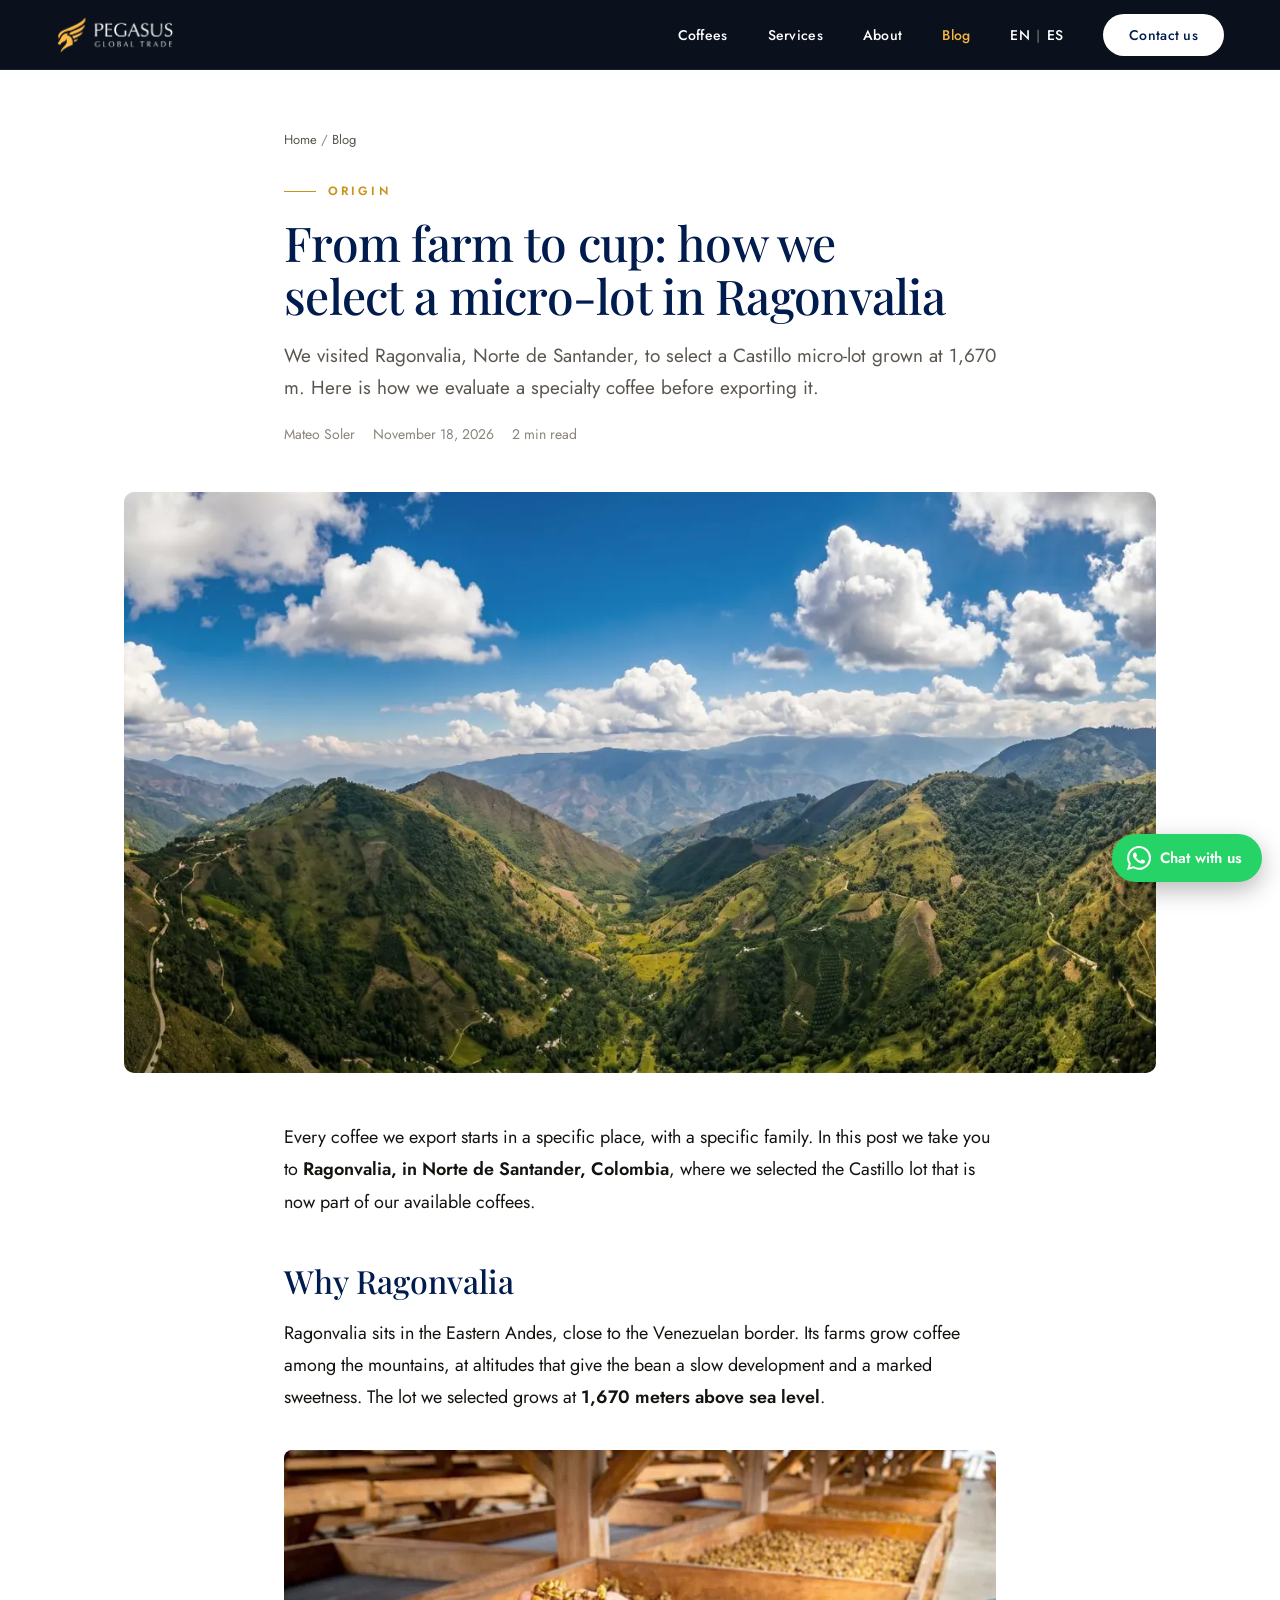
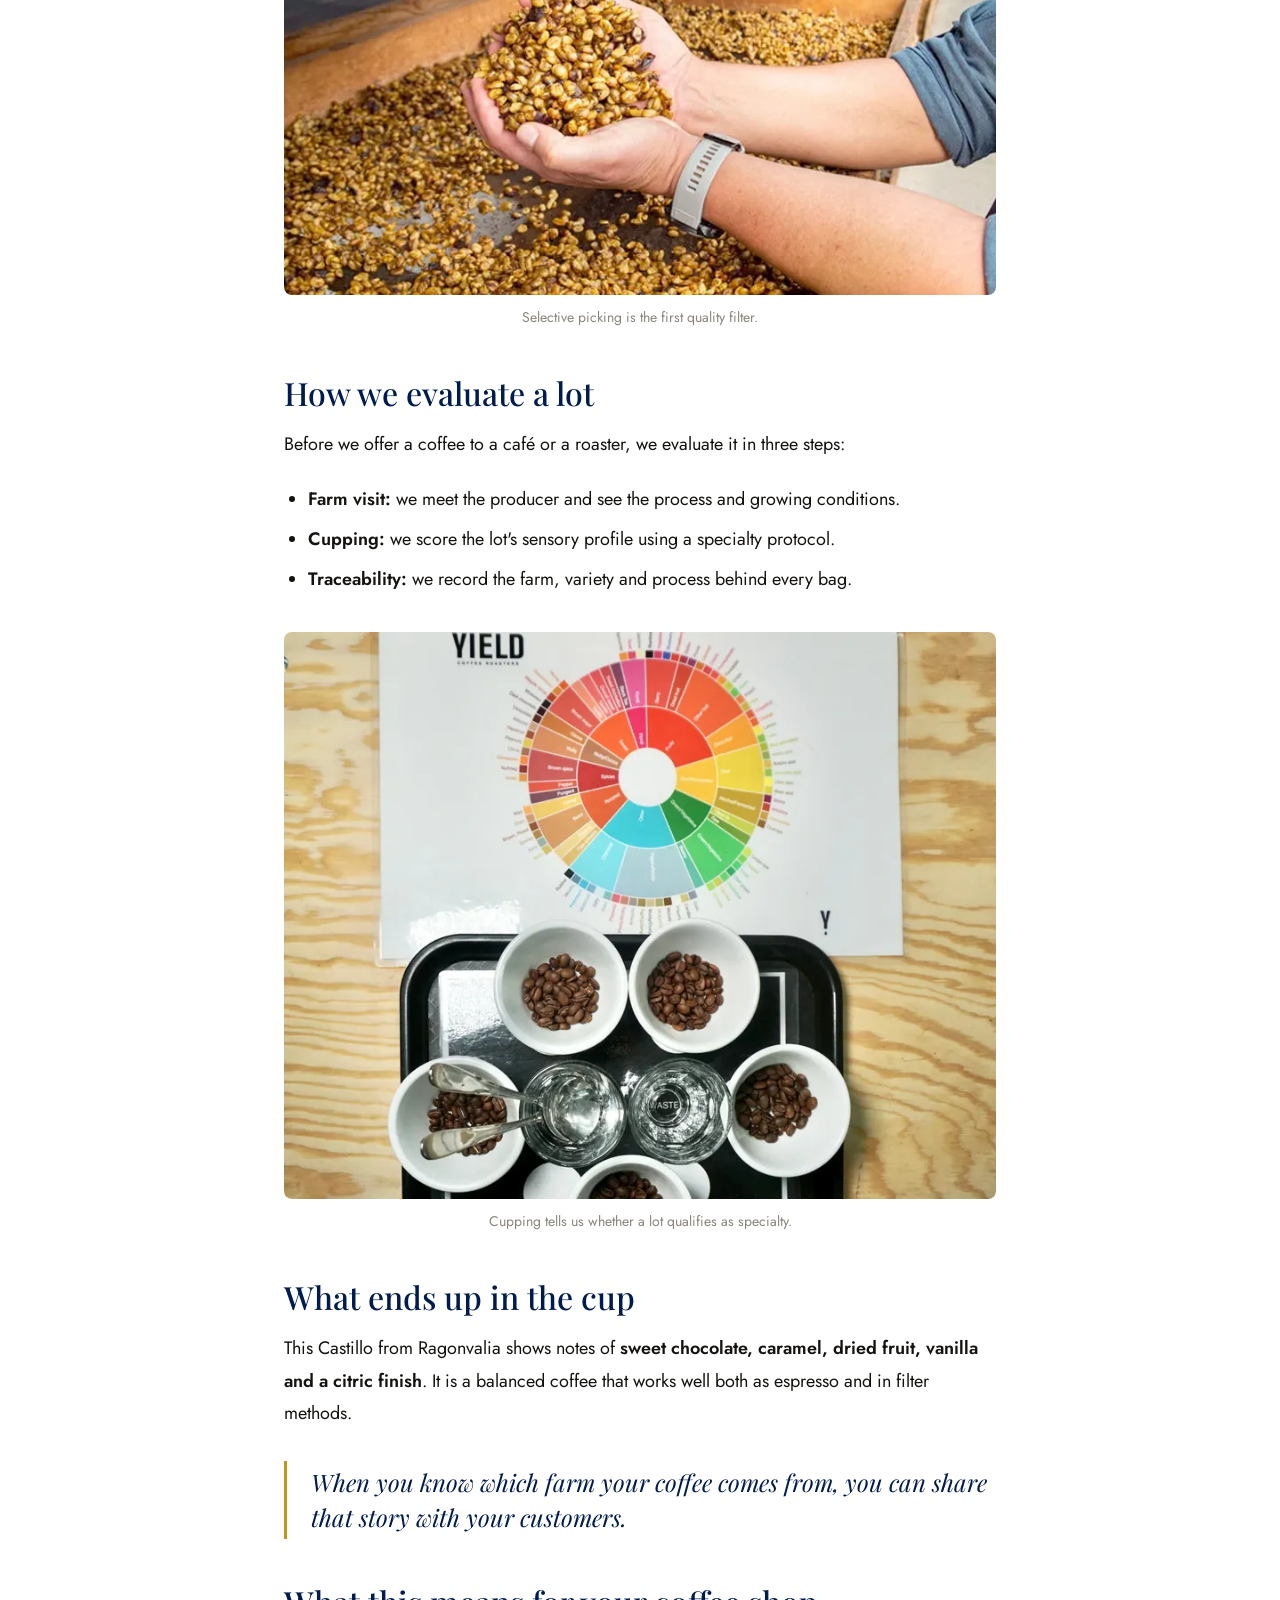
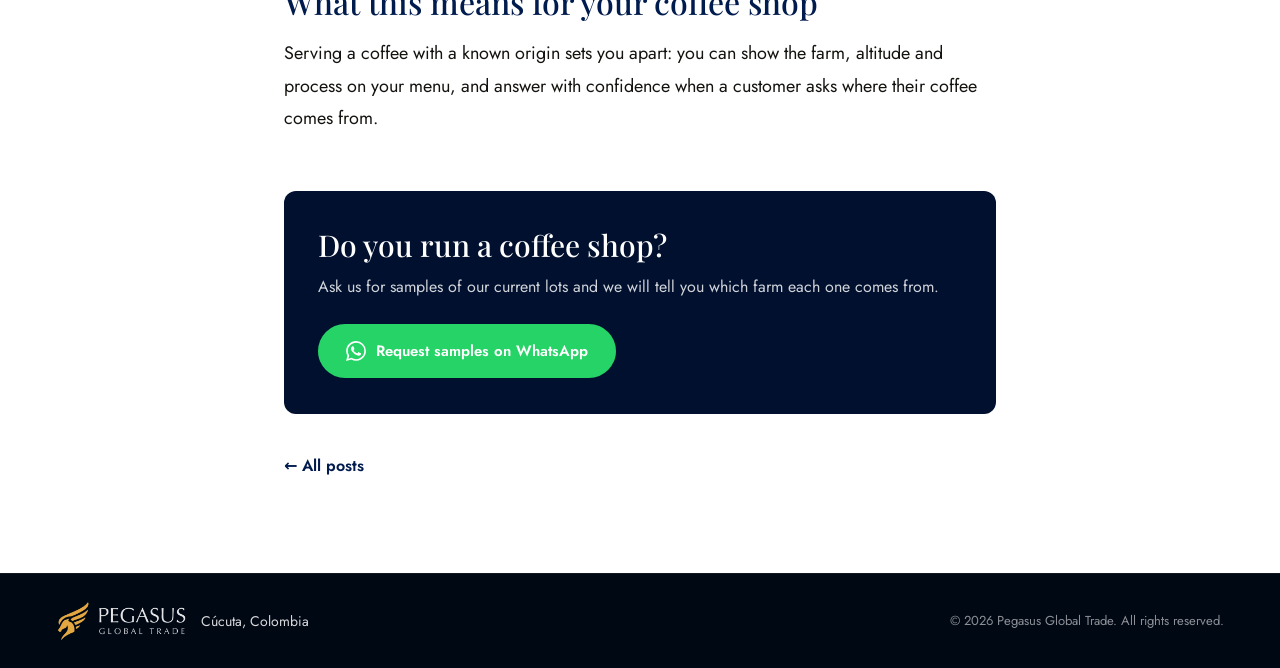
<file: blog/ragonvalia-farm-visit-castillo-micro-lot/index.html>
<!DOCTYPE html>
<html lang="en">
<head>
  <!-- generated by build-blog.py -->
  <meta charset="UTF-8" />
  <meta name="viewport" content="width=device-width, initial-scale=1.0" />
  <title>From farm to cup: how we select a micro-lot in Ragonvalia | Pegasus Global Trade</title>
  <meta name="description" content="We visited Ragonvalia, Norte de Santander, to select a Castillo micro-lot grown at 1,670 m. Here is how we evaluate a specialty coffee before exporting it." />
  <meta name="robots" content="noindex, follow" />
  <link rel="canonical" href="https://www.pegasusglobaltrade.co/blog/ragonvalia-farm-visit-castillo-micro-lot" />
  <link rel="alternate" hreflang="en" href="https://www.pegasusglobaltrade.co/blog/ragonvalia-farm-visit-castillo-micro-lot" />
  <link rel="alternate" hreflang="es" href="https://www.pegasusglobaltrade.co/es/blog/visita-finca-ragonvalia-micro-lote-castillo" />
  <link rel="alternate" hreflang="x-default" href="https://www.pegasusglobaltrade.co/blog/ragonvalia-farm-visit-castillo-micro-lot" />
  <meta property="og:type" content="article" />
  <meta property="og:site_name" content="Pegasus Global Trade" />
  <meta property="og:locale" content="en_US" />
  <meta property="og:url" content="https://www.pegasusglobaltrade.co/blog/ragonvalia-farm-visit-castillo-micro-lot" />
  <meta property="og:title" content="From farm to cup: how we select a micro-lot in Ragonvalia | Pegasus Global Trade" />
  <meta property="og:description" content="We visited Ragonvalia, Norte de Santander, to select a Castillo micro-lot grown at 1,670 m. Here is how we evaluate a specialty coffee before exporting it." />
  <meta property="og:locale:alternate" content="es_CO" />
  <meta property="og:image" content="https://www.pegasusglobaltrade.co/assets/blog/visita-ragonvalia/portada-og.jpg" />
  <meta property="og:image:width" content="1200" />
  <meta property="og:image:height" content="630" />
  <meta property="og:image:alt" content="Coffee-growing mountains of Ragonvalia, Norte de Santander, Colombia" />
  <meta name="twitter:card" content="summary_large_image" />
  <meta name="twitter:title" content="From farm to cup: how we select a micro-lot in Ragonvalia | Pegasus Global Trade" />
  <meta name="twitter:description" content="We visited Ragonvalia, Norte de Santander, to select a Castillo micro-lot grown at 1,670 m. Here is how we evaluate a specialty coffee before exporting it." />
  <meta name="twitter:image" content="https://www.pegasusglobaltrade.co/assets/blog/visita-ragonvalia/portada-og.jpg" />
  <meta property="article:published_time" content="2026-11-18" />
  <meta property="article:modified_time" content="2026-11-18" />
  <meta property="article:author" content="Mateo Soler" />
  <meta property="article:section" content="Origin" />
  <link rel="icon" href="/favicon.ico" sizes="any" />
  <link rel="icon" type="image/png" sizes="32x32" href="/assets/favicon-32.png" />
  <link rel="apple-touch-icon" href="/assets/apple-touch-icon.png" />
  <meta name="theme-color" content="#000814" />
  <script async src="https://www.googletagmanager.com/gtag/js?id=G-4FKWJ7VB9F"></script>
  <script>
    window.dataLayer = window.dataLayer || [];
    function gtag(){dataLayer.push(arguments);}
    gtag('js', new Date());
    gtag('config', 'G-4FKWJ7VB9F');
  </script>
  <script>
  !function(f,b,e,v,n,t,s)
  {if(f.fbq)return;n=f.fbq=function(){n.callMethod?
  n.callMethod.apply(n,arguments):n.queue.push(arguments)};
  if(!f._fbq)f._fbq=n;n.push=n;n.loaded=!0;n.version='2.0';
  n.queue=[];t=b.createElement(e);t.async=!0;
  t.src=v;s=b.getElementsByTagName(e)[0];
  s.parentNode.insertBefore(t,s)}(window, document,'script',
  'https://connect.facebook.net/en_US/fbevents.js');
  fbq('init', '957894506866841');
  fbq('track', 'PageView');
  </script>
  <noscript><img height="1" width="1" style="display:none" src="https://www.facebook.com/tr?id=957894506866841&ev=PageView&noscript=1" /></noscript>
  <link rel="preconnect" href="https://fonts.googleapis.com" />
  <link rel="preconnect" href="https://fonts.gstatic.com" crossorigin />
  <link rel="stylesheet" href="https://fonts.googleapis.com/css2?family=Playfair+Display:ital,wght@0,400;0,500;0,600;1,400&family=Jost:wght@300;400;500;600&display=swap" media="print" onload="this.media='all'" />
  <noscript><link rel="stylesheet" href="https://fonts.googleapis.com/css2?family=Playfair+Display:ital,wght@0,400;0,500;0,600;1,400&family=Jost:wght@300;400;500;600&display=swap" /></noscript>
  <link rel="stylesheet" href="/assets/blog.css" />
  <script type="application/ld+json">[{"@context": "https://schema.org", "@type": "BlogPosting", "headline": "From farm to cup: how we select a micro-lot in Ragonvalia", "description": "We visited Ragonvalia, Norte de Santander, to select a Castillo micro-lot grown at 1,670 m. Here is how we evaluate a specialty coffee before exporting it.", "image": ["https://www.pegasusglobaltrade.co/assets/blog/visita-ragonvalia/portada-og.jpg", "https://www.pegasusglobaltrade.co/assets/blog/visita-ragonvalia/foto-1.webp", "https://www.pegasusglobaltrade.co/assets/blog/visita-ragonvalia/foto-2.webp"], "datePublished": "2026-11-18", "dateModified": "2026-11-18", "inLanguage": "en", "articleSection": "Origin", "wordCount": 256, "author": {"@type": "Person", "name": "Mateo Soler", "worksFor": {"@type": "Organization", "name": "Pegasus Global Trade", "url": "https://www.pegasusglobaltrade.co", "logo": {"@type": "ImageObject", "url": "https://www.pegasusglobaltrade.co/assets/logo-horizontal-480.webp"}}}, "publisher": {"@type": "Organization", "name": "Pegasus Global Trade", "url": "https://www.pegasusglobaltrade.co", "logo": {"@type": "ImageObject", "url": "https://www.pegasusglobaltrade.co/assets/logo-horizontal-480.webp"}}, "mainEntityOfPage": {"@type": "WebPage", "@id": "https://www.pegasusglobaltrade.co/blog/ragonvalia-farm-visit-castillo-micro-lot"}}, {"@context": "https://schema.org", "@type": "BreadcrumbList", "itemListElement": [{"@type": "ListItem", "position": 1, "name": "Home", "item": "https://www.pegasusglobaltrade.co/"}, {"@type": "ListItem", "position": 2, "name": "Blog", "item": "https://www.pegasusglobaltrade.co/blog"}, {"@type": "ListItem", "position": 3, "name": "From farm to cup: how we select a micro-lot in Ragonvalia", "item": "https://www.pegasusglobaltrade.co/blog/ragonvalia-farm-visit-castillo-micro-lot"}]}]</script>
</head>
<body>
  <div class="mobile-menu" id="mobileMenu">
    <button class="menu-close" id="menuClose" aria-label="Close menu"><svg viewBox="0 0 24 24" fill="none" stroke="currentColor" stroke-width="1.5" stroke-linecap="round"><path d="M18 6L6 18M6 6l12 12"/></svg></button>
    <a href="/#coffees">Coffees</a><a href="/#services">Services</a><a href="/#about">About</a><a href="/blog">Blog</a>
    <a href="/#contact" class="menu-cta">Contact us</a>
    <span class="mobile-lang"><a class="lang-link active" href="#" hreflang="en">EN</a><span class="lang-sep">|</span><a class="lang-link" href="/es/blog/visita-finca-ragonvalia-micro-lote-castillo" hreflang="es">ES</a></span>
  </div>
  <nav>
    <a href="/" class="nav-brand"><img src="/assets/logo-horizontal-480.webp" alt="Pegasus Global Trade" class="wordmark" width="480" height="154" /></a>
    <ul class="nav-links"><li><a href="/#coffees">Coffees</a></li><li><a href="/#services">Services</a></li><li><a href="/#about">About</a></li><li><a href="/blog" class="current">Blog</a></li><li><span class="nav-lang"><a class="lang-link active" href="#" hreflang="en">EN</a><span class="lang-sep">|</span><a class="lang-link" href="/es/blog/visita-finca-ragonvalia-micro-lote-castillo" hreflang="es">ES</a></span></li><li><a href="/#contact" class="nav-cta">Contact us</a></li></ul>
    <button class="nav-hamburger" id="hamburger" aria-label="Menu"><span></span><span></span><span></span></button>
  </nav>
  <main>
    <header class="article-head"><div class="inner">
      <div class="breadcrumbs"><a href="/">Home</a> / <a href="/blog">Blog</a></div>
      <span class="kicker">Origin</span>
      <h1>From farm to cup: how we select a micro-lot in Ragonvalia</h1>
      <p class="lead">We visited Ragonvalia, Norte de Santander, to select a Castillo micro-lot grown at 1,670 m. Here is how we evaluate a specialty coffee before exporting it.</p>
      <div class="article-meta"><span>Mateo Soler</span><span>November 18, 2026</span><span>2 min read</span></div>
    </div></header>
    <div class="article-cover"><img src="/assets/blog/visita-ragonvalia/portada.webp" alt="Coffee-growing mountains of Ragonvalia, Norte de Santander, Colombia" fetchpriority="high" /></div>
    <article class="article-body">
<p>Every coffee we export starts in a specific place, with a specific family. In this post we take you to <strong>Ragonvalia, in Norte de Santander, Colombia</strong>, where we selected the Castillo lot that is now part of our available coffees.</p>

<h2>Why Ragonvalia</h2>
<p>Ragonvalia sits in the Eastern Andes, close to the Venezuelan border. Its farms grow coffee among the mountains, at altitudes that give the bean a slow development and a marked sweetness. The lot we selected grows at <strong>1,670 meters above sea level</strong>.</p>

<figure>
  <img src="/assets/blog/visita-ragonvalia/foto-1.webp" alt="Hands holding freshly picked coffee cherries" loading="lazy" decoding="async" />
  <figcaption>Selective picking is the first quality filter.</figcaption>
</figure>

<h2>How we evaluate a lot</h2>
<p>Before we offer a coffee to a café or a roaster, we evaluate it in three steps:</p>
<ul>
  <li><strong>Farm visit:</strong> we meet the producer and see the process and growing conditions.</li>
  <li><strong>Cupping:</strong> we score the lot's sensory profile using a specialty protocol.</li>
  <li><strong>Traceability:</strong> we record the farm, variety and process behind every bag.</li>
</ul>

<figure>
  <img src="/assets/blog/visita-ragonvalia/foto-2.webp" alt="Coffee cupping session with a flavor wheel" loading="lazy" decoding="async" />
  <figcaption>Cupping tells us whether a lot qualifies as specialty.</figcaption>
</figure>

<h2>What ends up in the cup</h2>
<p>This Castillo from Ragonvalia shows notes of <strong>sweet chocolate, caramel, dried fruit, vanilla and a citric finish</strong>. It is a balanced coffee that works well both as espresso and in filter methods.</p>

<blockquote>When you know which farm your coffee comes from, you can share that story with your customers.</blockquote>

<h2>What this means for your coffee shop</h2>
<p>Serving a coffee with a known origin sets you apart: you can show the farm, altitude and process on your menu, and answer with confidence when a customer asks where their coffee comes from.</p>
    </article>
    <aside class="article-cta"><div class="box">
      <h2>Do you run a coffee shop?</h2>
      <p>Ask us for samples of our current lots and we will tell you which farm each one comes from.</p>
      <a href="https://wa.me/573166541111?text=Hi%21%20I%20read%20your%20blog%20and%20would%20like%20to%20request%20samples%20of%20your%20coffees." class="btn-wa" data-cta="blog" target="_blank" rel="noopener"><svg viewBox="0 0 24 24" aria-hidden="true"><path d="M17.472 14.382c-.297-.149-1.758-.867-2.03-.967-.273-.099-.471-.148-.67.15-.197.297-.767.966-.94 1.164-.173.199-.347.223-.644.075-.297-.15-1.255-.463-2.39-1.475-.883-.788-1.48-1.761-1.653-2.059-.173-.297-.018-.458.13-.606.134-.133.298-.347.446-.52.149-.174.198-.298.298-.497.099-.198.05-.371-.025-.52-.075-.149-.669-1.612-.916-2.207-.242-.579-.487-.5-.669-.51-.173-.008-.371-.01-.57-.01-.198 0-.52.074-.792.372-.272.297-1.04 1.016-1.04 2.479 0 1.462 1.065 2.875 1.213 3.074.149.198 2.096 3.2 5.077 4.487.709.306 1.262.489 1.694.625.712.227 1.36.195 1.871.118.571-.085 1.758-.719 2.006-1.413.248-.694.248-1.289.173-1.413-.074-.124-.272-.198-.57-.347m-5.421 7.403h-.004a9.87 9.87 0 0 1-5.031-1.378l-.361-.214-3.741.982.998-3.648-.235-.374a9.86 9.86 0 0 1-1.51-5.26c.001-5.45 4.436-9.884 9.888-9.884 2.64 0 5.122 1.03 6.988 2.898a9.825 9.825 0 0 1 2.893 6.994c-.003 5.45-4.437 9.884-9.885 9.884m8.413-18.297A11.815 11.815 0 0 0 12.05 0C5.495 0 .16 5.335.157 11.892c0 2.096.547 4.142 1.588 5.945L.057 24l6.305-1.654a11.882 11.882 0 0 0 5.683 1.448h.005c6.554 0 11.89-5.335 11.893-11.893a11.821 11.821 0 0 0-3.48-8.413Z"/></svg><span>Request samples on WhatsApp</span></a>
    </div></aside>
    <div class="article-foot"><a href="/blog">← All posts</a></div>
  </main>
  <footer>
    <div class="footer-brand"><img src="/assets/logo-horizontal-480.webp" alt="Pegasus Global Trade" class="ic" loading="lazy" decoding="async" /><span>Cúcuta, Colombia</span></div>
    <div class="footer-copy">© 2026 Pegasus Global Trade. All rights reserved.</div>
  </footer>
  <a href="https://wa.me/573166541111?text=Hi%21%20I%20found%20Pegasus%20Global%20Trade%20through%20your%20website%20and%20would%20like%20to%20learn%20about%20your%20coffee%20lots." class="wa-float" data-cta="floating" target="_blank" rel="noopener"><svg viewBox="0 0 24 24" aria-hidden="true"><path d="M17.472 14.382c-.297-.149-1.758-.867-2.03-.967-.273-.099-.471-.148-.67.15-.197.297-.767.966-.94 1.164-.173.199-.347.223-.644.075-.297-.15-1.255-.463-2.39-1.475-.883-.788-1.48-1.761-1.653-2.059-.173-.297-.018-.458.13-.606.134-.133.298-.347.446-.52.149-.174.198-.298.298-.497.099-.198.05-.371-.025-.52-.075-.149-.669-1.612-.916-2.207-.242-.579-.487-.5-.669-.51-.173-.008-.371-.01-.57-.01-.198 0-.52.074-.792.372-.272.297-1.04 1.016-1.04 2.479 0 1.462 1.065 2.875 1.213 3.074.149.198 2.096 3.2 5.077 4.487.709.306 1.262.489 1.694.625.712.227 1.36.195 1.871.118.571-.085 1.758-.719 2.006-1.413.248-.694.248-1.289.173-1.413-.074-.124-.272-.198-.57-.347m-5.421 7.403h-.004a9.87 9.87 0 0 1-5.031-1.378l-.361-.214-3.741.982.998-3.648-.235-.374a9.86 9.86 0 0 1-1.51-5.26c.001-5.45 4.436-9.884 9.888-9.884 2.64 0 5.122 1.03 6.988 2.898a9.825 9.825 0 0 1 2.893 6.994c-.003 5.45-4.437 9.884-9.885 9.884m8.413-18.297A11.815 11.815 0 0 0 12.05 0C5.495 0 .16 5.335.157 11.892c0 2.096.547 4.142 1.588 5.945L.057 24l6.305-1.654a11.882 11.882 0 0 0 5.683 1.448h.005c6.554 0 11.89-5.335 11.893-11.893a11.821 11.821 0 0 0-3.48-8.413Z"/></svg><span>Chat with us</span></a>
  <script>
    (function () {
      const menu = document.getElementById('mobileMenu');
      document.getElementById('hamburger').addEventListener('click', () => { menu.classList.add('open'); document.body.style.overflow = 'hidden'; });
      document.getElementById('menuClose').addEventListener('click', () => { menu.classList.remove('open'); document.body.style.overflow = ''; });
    })();
    /* report outbound contact clicks to Meta and GA4 */
    (function () {
      document.querySelectorAll('a[href^="https://wa.me/"], a[href^="mailto:"]').forEach(link => {
        link.addEventListener('click', () => {
          const channel = link.href.startsWith('mailto:') ? 'email' : 'whatsapp';
          const cta = link.dataset.cta || 'contact_section';
          if (typeof fbq === 'function') fbq('track', 'Contact', { content_name: channel, content_category: cta });
          if (typeof gtag === 'function') gtag('event', 'contact', { method: channel, cta: cta });
        });
      });
    })();
  </script>
</body>
</html>
</file>
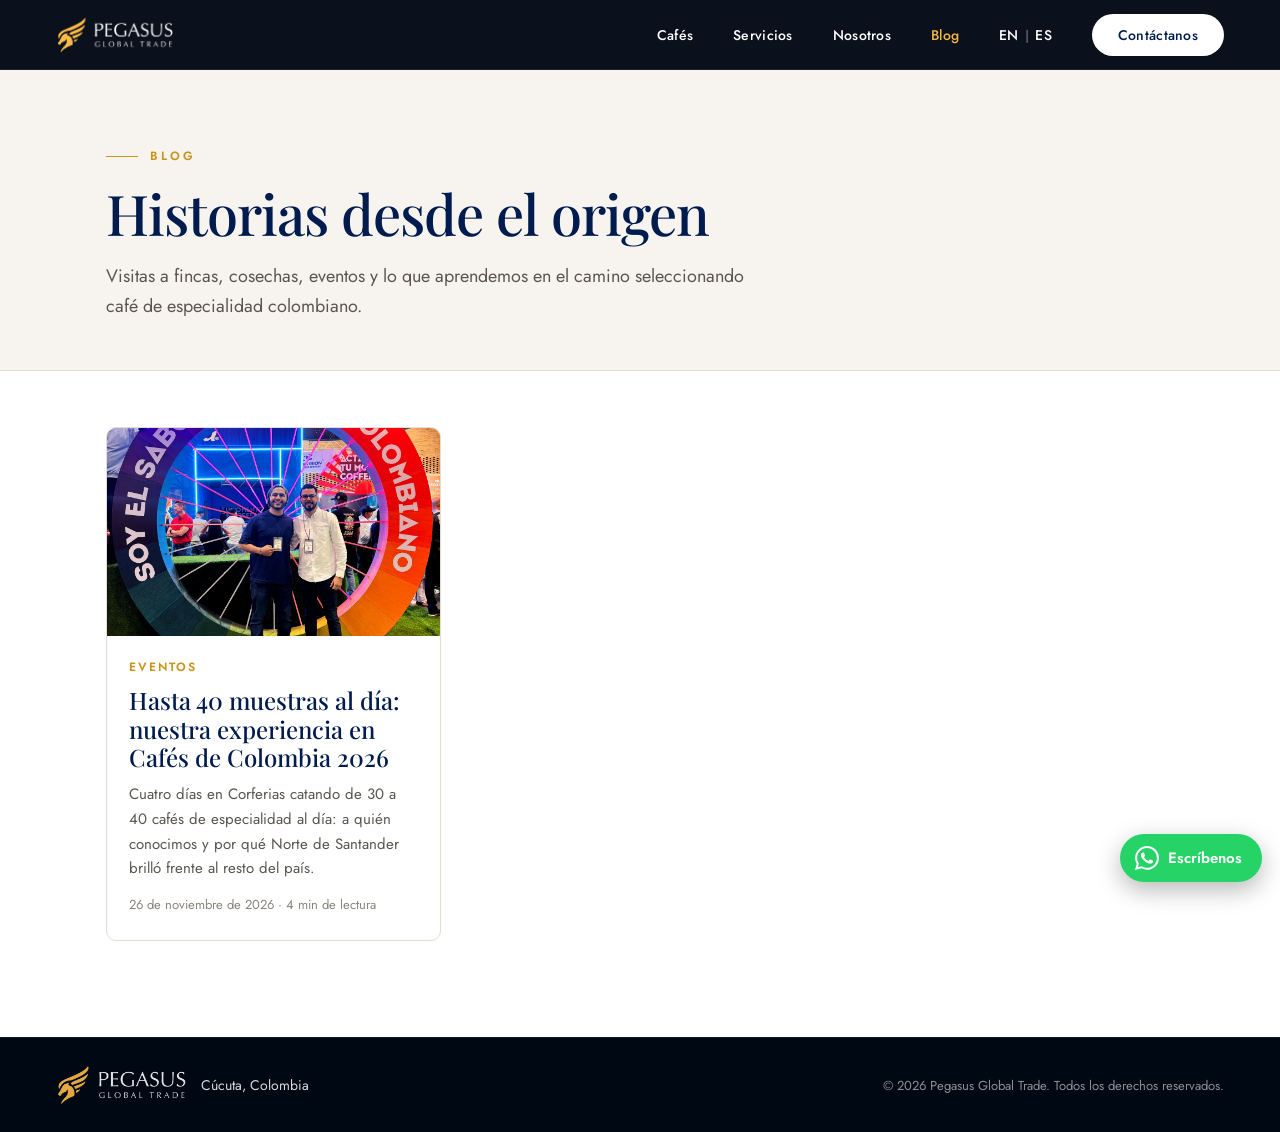
<file: es/blog/index.html>
<!DOCTYPE html>
<html lang="es">
<head>
  <!-- generated by build-blog.py -->
  <meta charset="UTF-8" />
  <meta name="viewport" content="width=device-width, initial-scale=1.0" />
  <title>Blog de café de especialidad colombiano | Pegasus Global Trade</title>
  <meta name="description" content="Visitas a fincas, catas, cosechas y ferias de café de Pegasus Global Trade, exportadora de café de especialidad colombiano para cafeterías y tostadores." />
  <meta name="robots" content="index, follow" />
  <link rel="canonical" href="https://www.pegasusglobaltrade.co/es/blog" />
  <link rel="alternate" hreflang="es" href="https://www.pegasusglobaltrade.co/es/blog" />
  <link rel="alternate" hreflang="en" href="https://www.pegasusglobaltrade.co/blog" />
  <link rel="alternate" hreflang="x-default" href="https://www.pegasusglobaltrade.co/blog" />
  <meta property="og:type" content="website" />
  <meta property="og:site_name" content="Pegasus Global Trade" />
  <meta property="og:locale" content="es_CO" />
  <meta property="og:url" content="https://www.pegasusglobaltrade.co/es/blog" />
  <meta property="og:title" content="Blog de café de especialidad colombiano | Pegasus Global Trade" />
  <meta property="og:description" content="Visitas a fincas, catas, cosechas y ferias de café de Pegasus Global Trade, exportadora de café de especialidad colombiano para cafeterías y tostadores." />
  <meta property="og:locale:alternate" content="en_US" />
  <meta property="og:image" content="https://www.pegasusglobaltrade.co/assets/og-image.jpg" />
  <meta property="og:image:width" content="1200" />
  <meta property="og:image:height" content="630" />
  <meta property="og:image:alt" content="Blog de café de especialidad colombiano | Pegasus Global Trade" />
  <meta name="twitter:card" content="summary_large_image" />
  <meta name="twitter:title" content="Blog de café de especialidad colombiano | Pegasus Global Trade" />
  <meta name="twitter:description" content="Visitas a fincas, catas, cosechas y ferias de café de Pegasus Global Trade, exportadora de café de especialidad colombiano para cafeterías y tostadores." />
  <meta name="twitter:image" content="https://www.pegasusglobaltrade.co/assets/og-image.jpg" />
  <link rel="icon" href="/favicon.ico" sizes="any" />
  <link rel="icon" type="image/png" sizes="32x32" href="/assets/favicon-32.png" />
  <link rel="apple-touch-icon" href="/assets/apple-touch-icon.png" />
  <meta name="theme-color" content="#000814" />
  <script async src="https://www.googletagmanager.com/gtag/js?id=G-4FKWJ7VB9F"></script>
  <script>
    window.dataLayer = window.dataLayer || [];
    function gtag(){dataLayer.push(arguments);}
    gtag('js', new Date());
    gtag('config', 'G-4FKWJ7VB9F');
  </script>
  <script>
  !function(f,b,e,v,n,t,s)
  {if(f.fbq)return;n=f.fbq=function(){n.callMethod?
  n.callMethod.apply(n,arguments):n.queue.push(arguments)};
  if(!f._fbq)f._fbq=n;n.push=n;n.loaded=!0;n.version='2.0';
  n.queue=[];t=b.createElement(e);t.async=!0;
  t.src=v;s=b.getElementsByTagName(e)[0];
  s.parentNode.insertBefore(t,s)}(window, document,'script',
  'https://connect.facebook.net/en_US/fbevents.js');
  fbq('init', '957894506866841');
  fbq('track', 'PageView');
  </script>
  <noscript><img height="1" width="1" style="display:none" src="https://www.facebook.com/tr?id=957894506866841&ev=PageView&noscript=1" /></noscript>
  <link rel="preconnect" href="https://fonts.googleapis.com" />
  <link rel="preconnect" href="https://fonts.gstatic.com" crossorigin />
  <link rel="stylesheet" href="https://fonts.googleapis.com/css2?family=Playfair+Display:ital,wght@0,400;0,500;0,600;1,400&family=Jost:wght@300;400;500;600&display=swap" media="print" onload="this.media='all'" />
  <noscript><link rel="stylesheet" href="https://fonts.googleapis.com/css2?family=Playfair+Display:ital,wght@0,400;0,500;0,600;1,400&family=Jost:wght@300;400;500;600&display=swap" /></noscript>
  <link rel="stylesheet" href="/assets/blog.css" />
  <script type="application/ld+json">{"@context": "https://schema.org", "@type": "Blog", "name": "Blog de café de especialidad colombiano | Pegasus Global Trade", "description": "Visitas a fincas, catas, cosechas y ferias de café de Pegasus Global Trade, exportadora de café de especialidad colombiano para cafeterías y tostadores.", "url": "https://www.pegasusglobaltrade.co/es/blog", "inLanguage": "es", "publisher": {"@type": "Organization", "name": "Pegasus Global Trade", "url": "https://www.pegasusglobaltrade.co", "logo": {"@type": "ImageObject", "url": "https://www.pegasusglobaltrade.co/assets/logo-horizontal-480.webp"}}, "blogPost": [{"@type": "BlogPosting", "headline": "Hasta 40 muestras al día: nuestra experiencia en Cafés de Colombia 2026", "url": "https://www.pegasusglobaltrade.co/es/blog/cafes-de-colombia-2026-feria-bogota", "datePublished": "2026-11-26"}]}</script>
</head>
<body>
  <div class="mobile-menu" id="mobileMenu">
    <button class="menu-close" id="menuClose" aria-label="Cerrar menú"><svg viewBox="0 0 24 24" fill="none" stroke="currentColor" stroke-width="1.5" stroke-linecap="round"><path d="M18 6L6 18M6 6l12 12"/></svg></button>
    <a href="/es#coffees">Cafés</a><a href="/es#services">Servicios</a><a href="/es#about">Nosotros</a><a href="/es/blog">Blog</a>
    <a href="/es#contact" class="menu-cta">Contáctanos</a>
    <span class="mobile-lang"><a class="lang-link" href="/blog" hreflang="en">EN</a><span class="lang-sep">|</span><a class="lang-link active" href="#" hreflang="es">ES</a></span>
  </div>
  <nav>
    <a href="/es" class="nav-brand"><img src="/assets/logo-horizontal-480.webp" alt="Pegasus Global Trade" class="wordmark" width="480" height="154" /></a>
    <ul class="nav-links"><li><a href="/es#coffees">Cafés</a></li><li><a href="/es#services">Servicios</a></li><li><a href="/es#about">Nosotros</a></li><li><a href="/es/blog" class="current">Blog</a></li><li><span class="nav-lang"><a class="lang-link" href="/blog" hreflang="en">EN</a><span class="lang-sep">|</span><a class="lang-link active" href="#" hreflang="es">ES</a></span></li><li><a href="/es#contact" class="nav-cta">Contáctanos</a></li></ul>
    <button class="nav-hamburger" id="hamburger" aria-label="Menú"><span></span><span></span><span></span></button>
  </nav>
  <main>
    <header class="blog-head"><div class="wrap">
      <span class="kicker">Blog</span>
      <h1>Historias desde el origen</h1>
      <p>Visitas a fincas, cosechas, eventos y lo que aprendemos en el camino seleccionando café de especialidad colombiano.</p>
    </div></header>
    <div class="wrap">
    <div class="post-grid">
      <a class="post-card" href="/es/blog/cafes-de-colombia-2026-feria-bogota">
        <img src="/assets/blog/feria-cafes-colombia-2026/arco-1200.webp" alt="Mateo Soler y Oscar A. Sánchez frente al arco «Soy el sabor del café colombiano» en Cafés de Colombia 2026" loading="lazy" decoding="async" />
        <div class="post-card-body">
          <span class="cat">Eventos</span>
          <h2>Hasta 40 muestras al día: nuestra experiencia en Cafés de Colombia 2026</h2>
          <p>Cuatro días en Corferias catando de 30 a 40 cafés de especialidad al día: a quién conocimos y por qué Norte de Santander brilló frente al resto del país.</p>
          <span class="meta">26 de noviembre de 2026 · 4 min de lectura</span>
        </div>
      </a>
    </div>
    </div>
  </main>
  <footer>
    <div class="footer-brand"><img src="/assets/logo-horizontal-480.webp" alt="Pegasus Global Trade" class="ic" loading="lazy" decoding="async" /><span>Cúcuta, Colombia</span></div>
    <div class="footer-copy">© 2026 Pegasus Global Trade. Todos los derechos reservados.</div>
  </footer>
  <a href="https://wa.me/573166541111?text=%C2%A1Hola%21%20Vengo%20de%20la%20web%20de%20Pegasus%20Global%20Trade.%20Tengo%20una%20cafeter%C3%ADa%20y%20quiero%20conocer%20sus%20lotes." class="wa-float" data-cta="floating" target="_blank" rel="noopener"><svg viewBox="0 0 24 24" aria-hidden="true"><path d="M17.472 14.382c-.297-.149-1.758-.867-2.03-.967-.273-.099-.471-.148-.67.15-.197.297-.767.966-.94 1.164-.173.199-.347.223-.644.075-.297-.15-1.255-.463-2.39-1.475-.883-.788-1.48-1.761-1.653-2.059-.173-.297-.018-.458.13-.606.134-.133.298-.347.446-.52.149-.174.198-.298.298-.497.099-.198.05-.371-.025-.52-.075-.149-.669-1.612-.916-2.207-.242-.579-.487-.5-.669-.51-.173-.008-.371-.01-.57-.01-.198 0-.52.074-.792.372-.272.297-1.04 1.016-1.04 2.479 0 1.462 1.065 2.875 1.213 3.074.149.198 2.096 3.2 5.077 4.487.709.306 1.262.489 1.694.625.712.227 1.36.195 1.871.118.571-.085 1.758-.719 2.006-1.413.248-.694.248-1.289.173-1.413-.074-.124-.272-.198-.57-.347m-5.421 7.403h-.004a9.87 9.87 0 0 1-5.031-1.378l-.361-.214-3.741.982.998-3.648-.235-.374a9.86 9.86 0 0 1-1.51-5.26c.001-5.45 4.436-9.884 9.888-9.884 2.64 0 5.122 1.03 6.988 2.898a9.825 9.825 0 0 1 2.893 6.994c-.003 5.45-4.437 9.884-9.885 9.884m8.413-18.297A11.815 11.815 0 0 0 12.05 0C5.495 0 .16 5.335.157 11.892c0 2.096.547 4.142 1.588 5.945L.057 24l6.305-1.654a11.882 11.882 0 0 0 5.683 1.448h.005c6.554 0 11.89-5.335 11.893-11.893a11.821 11.821 0 0 0-3.48-8.413Z"/></svg><span>Escríbenos</span></a>
  <script>
    (function () {
      const menu = document.getElementById('mobileMenu');
      document.getElementById('hamburger').addEventListener('click', () => { menu.classList.add('open'); document.body.style.overflow = 'hidden'; });
      document.getElementById('menuClose').addEventListener('click', () => { menu.classList.remove('open'); document.body.style.overflow = ''; });
    })();
    /* report outbound contact clicks to Meta and GA4 */
    (function () {
      document.querySelectorAll('a[href^="https://wa.me/"], a[href^="mailto:"]').forEach(link => {
        link.addEventListener('click', () => {
          const channel = link.href.startsWith('mailto:') ? 'email' : 'whatsapp';
          const cta = link.dataset.cta || 'contact_section';
          if (typeof fbq === 'function') fbq('track', 'Contact', { content_name: channel, content_category: cta });
          if (typeof gtag === 'function') gtag('event', 'contact', { method: channel, cta: cta });
        });
      });
    })();
  </script>
</body>
</html>
</file>
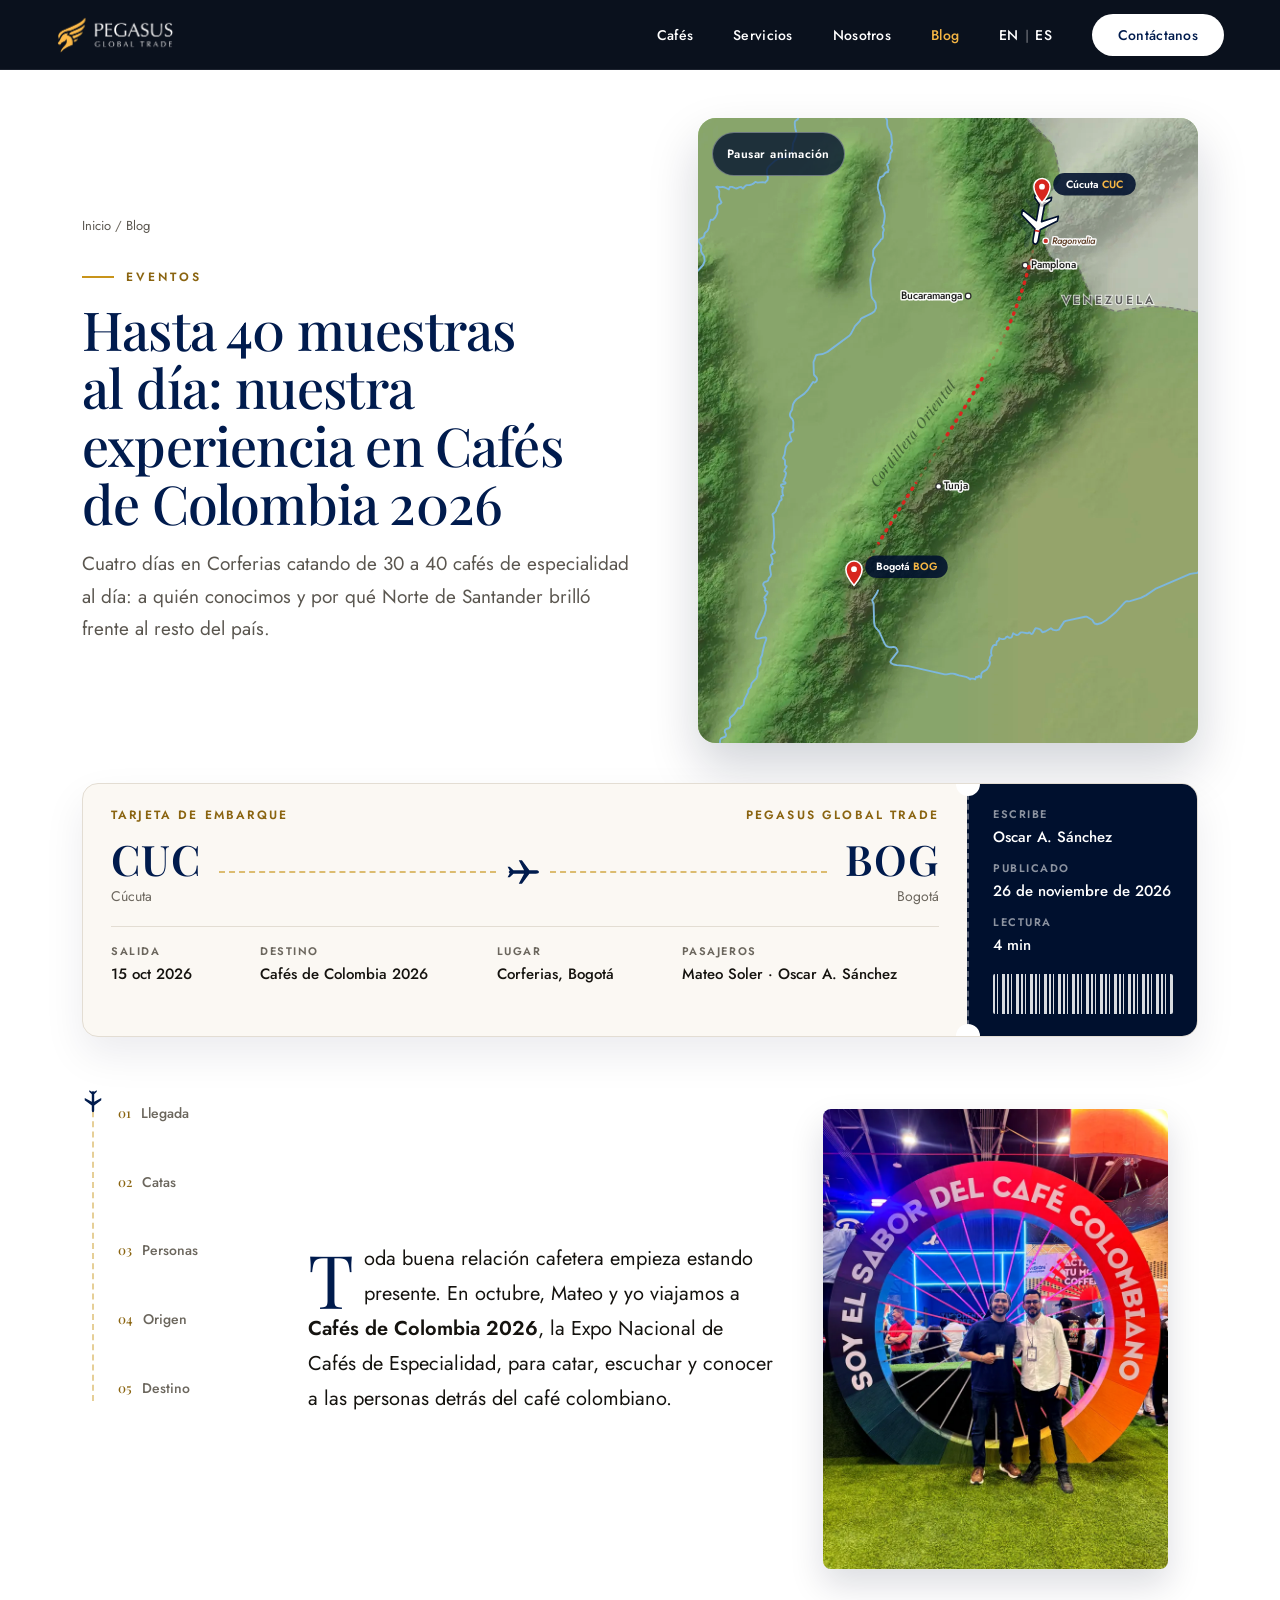
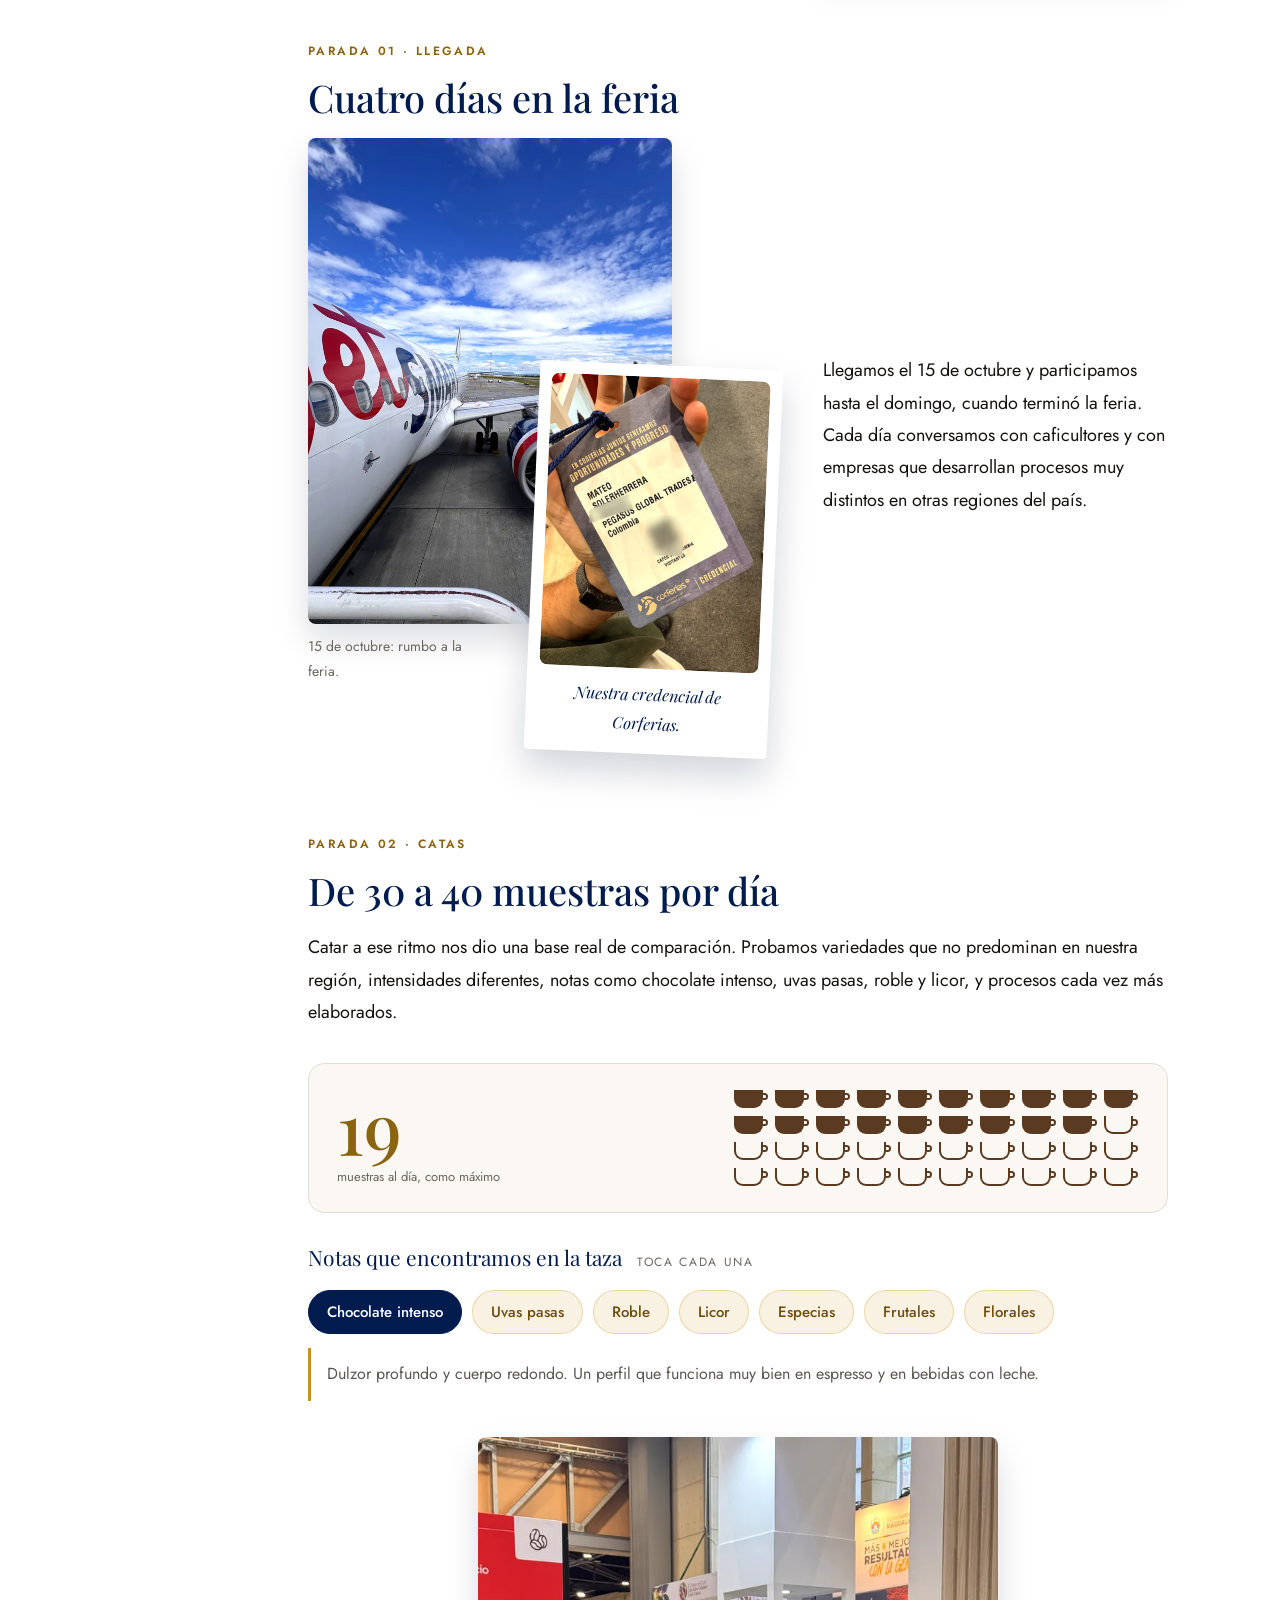
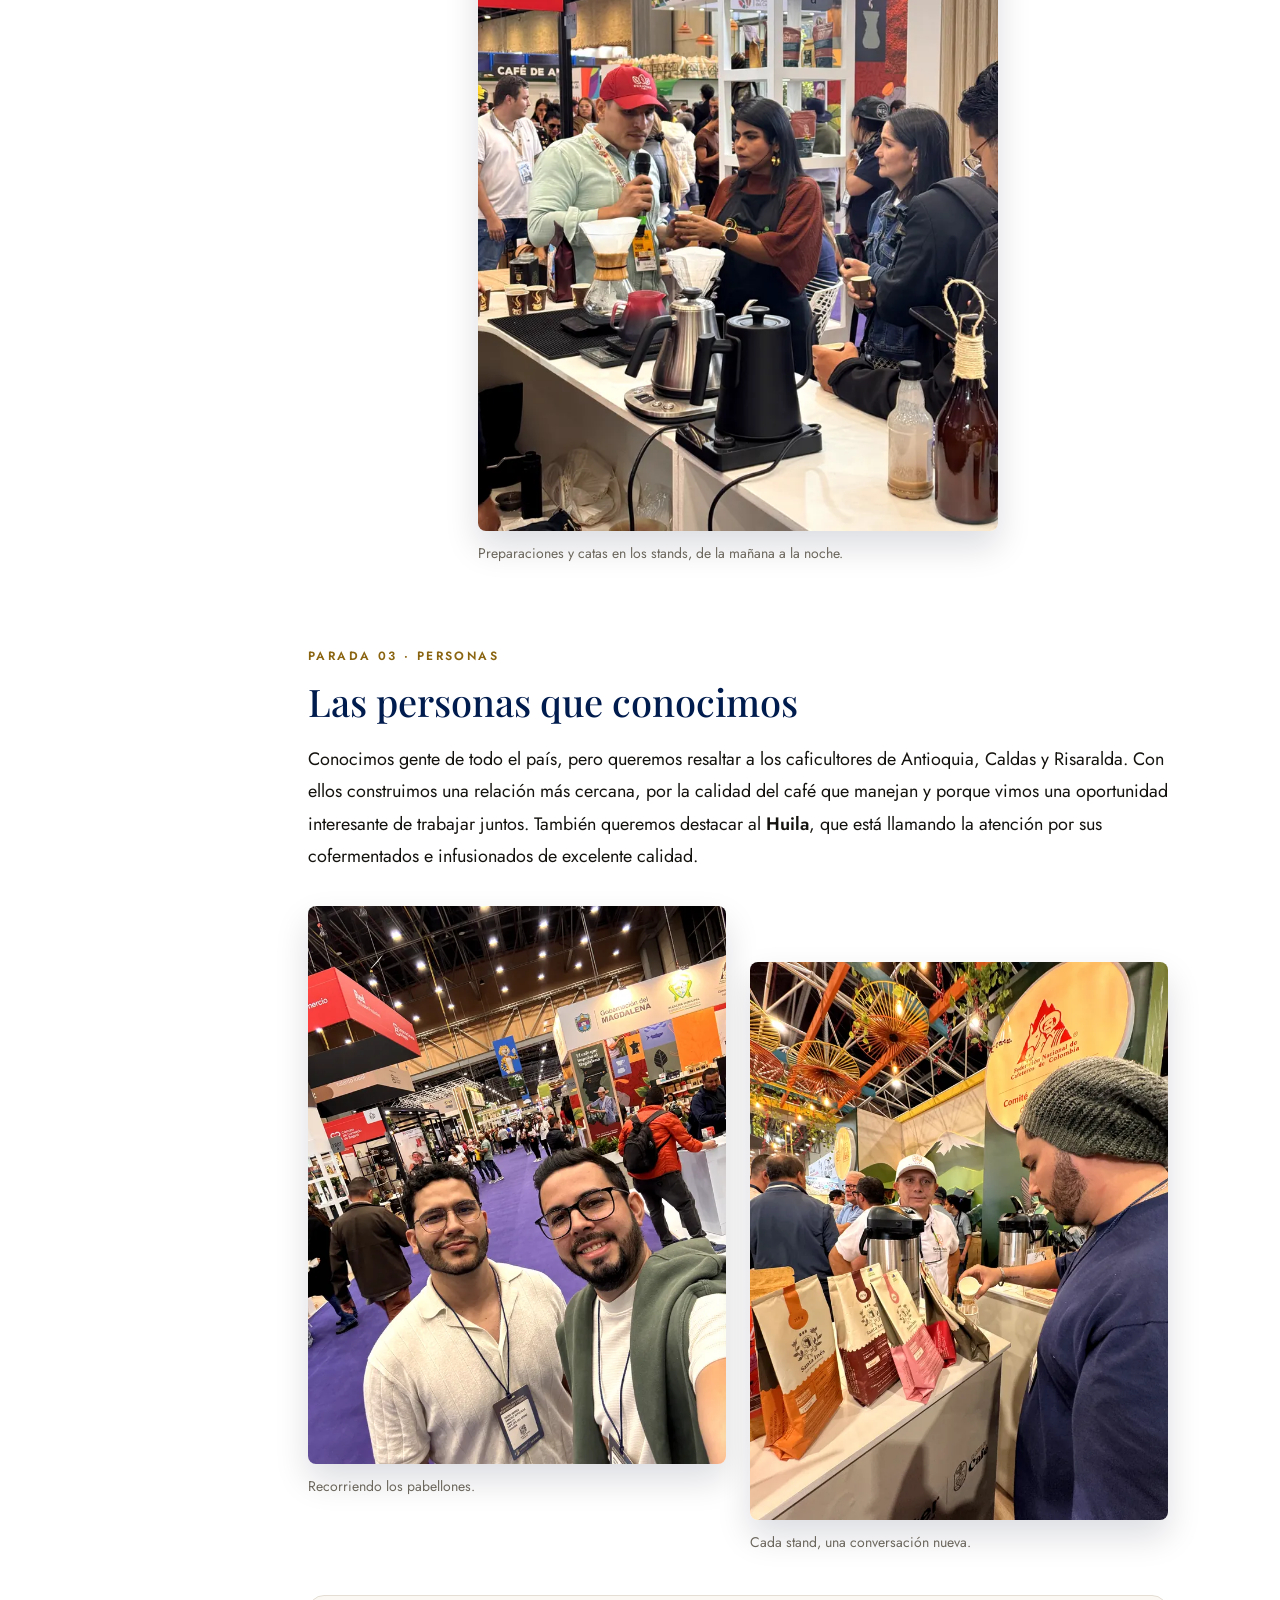
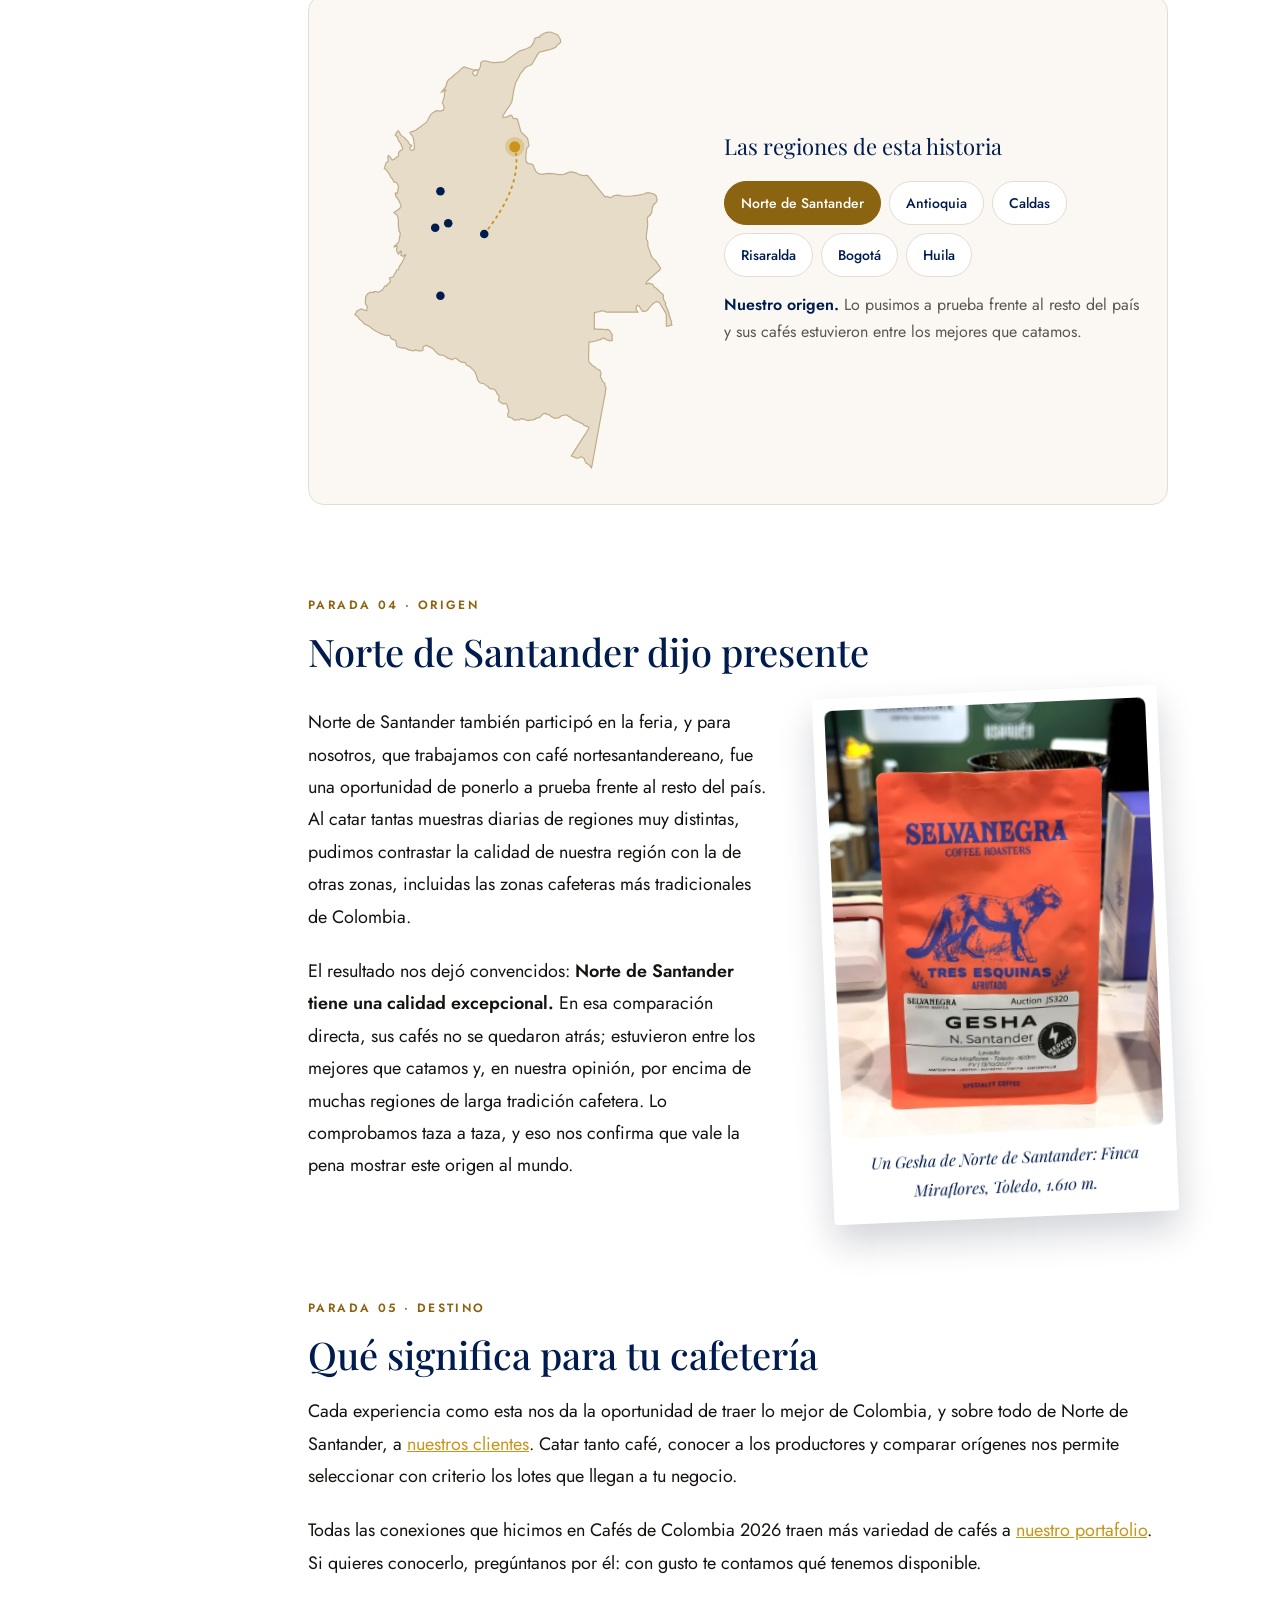
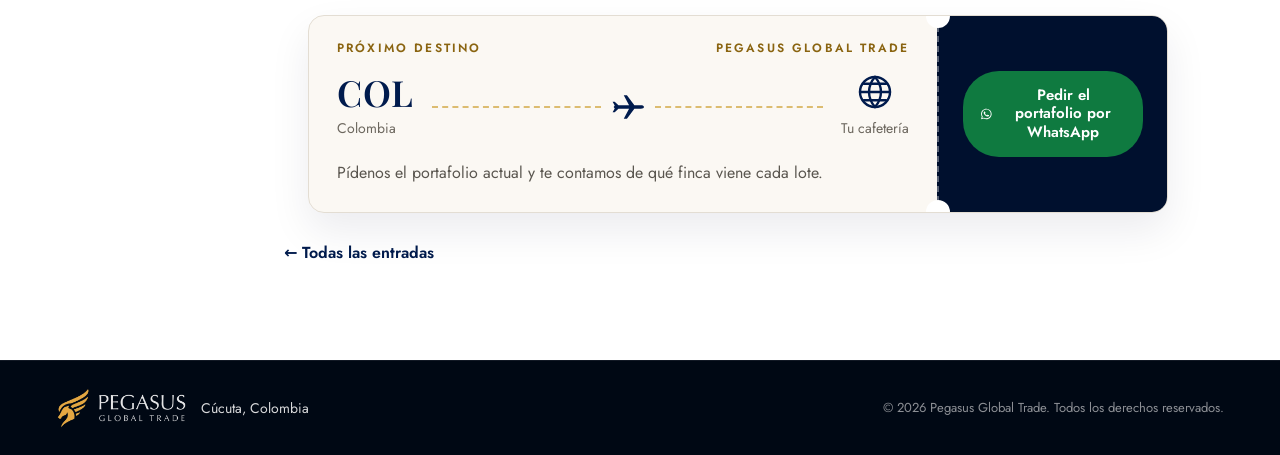
<file: es/blog/cafes-de-colombia-2026-feria-bogota/index.html>
<!DOCTYPE html>
<html lang="es">
<head>
  <!-- generated by build-blog.py -->
  <meta charset="UTF-8" />
  <meta name="viewport" content="width=device-width, initial-scale=1.0" />
  <title>Cafés de Colombia 2026: hasta 40 muestras al día | Pegasus</title>
  <meta name="description" content="Cuatro días en Corferias catando de 30 a 40 cafés de especialidad al día: a quién conocimos y por qué Norte de Santander brilló frente al resto del país." />
  <meta name="robots" content="index, follow" />
  <link rel="canonical" href="https://www.pegasusglobaltrade.co/es/blog/cafes-de-colombia-2026-feria-bogota" />
  <link rel="alternate" hreflang="es" href="https://www.pegasusglobaltrade.co/es/blog/cafes-de-colombia-2026-feria-bogota" />
  <link rel="alternate" hreflang="en" href="https://www.pegasusglobaltrade.co/blog/cafes-de-colombia-2026-coffee-fair-bogota" />
  <link rel="alternate" hreflang="x-default" href="https://www.pegasusglobaltrade.co/blog/cafes-de-colombia-2026-coffee-fair-bogota" />
  <meta property="og:type" content="article" />
  <meta property="og:site_name" content="Pegasus Global Trade" />
  <meta property="og:locale" content="es_CO" />
  <meta property="og:url" content="https://www.pegasusglobaltrade.co/es/blog/cafes-de-colombia-2026-feria-bogota" />
  <meta property="og:title" content="Cafés de Colombia 2026: hasta 40 muestras al día | Pegasus" />
  <meta property="og:description" content="Cuatro días en Corferias catando de 30 a 40 cafés de especialidad al día: a quién conocimos y por qué Norte de Santander brilló frente al resto del país." />
  <meta property="og:locale:alternate" content="en_US" />
  <meta property="og:image" content="https://www.pegasusglobaltrade.co/assets/blog/feria-cafes-colombia-2026/og.jpg" />
  <meta property="og:image:width" content="1200" />
  <meta property="og:image:height" content="630" />
  <meta property="og:image:alt" content="Mateo Soler y Oscar A. Sánchez frente al arco «Soy el sabor del café colombiano» en Cafés de Colombia 2026" />
  <meta name="twitter:card" content="summary_large_image" />
  <meta name="twitter:title" content="Cafés de Colombia 2026: hasta 40 muestras al día | Pegasus" />
  <meta name="twitter:description" content="Cuatro días en Corferias catando de 30 a 40 cafés de especialidad al día: a quién conocimos y por qué Norte de Santander brilló frente al resto del país." />
  <meta name="twitter:image" content="https://www.pegasusglobaltrade.co/assets/blog/feria-cafes-colombia-2026/og.jpg" />
  <meta property="article:published_time" content="2026-11-26" />
  <meta property="article:modified_time" content="2026-11-26" />
  <meta property="article:author" content="Oscar A. Sánchez" />
  <meta property="article:section" content="Eventos" />
  <meta property="article:tag" content="Cafés de Colombia 2026" />
  <meta property="article:tag" content="feria de café Bogotá" />
  <meta property="article:tag" content="Corferias" />
  <meta property="article:tag" content="café de especialidad colombiano" />
  <meta property="article:tag" content="café de Norte de Santander" />
  <meta property="article:tag" content="catación de café" />
  <meta property="article:tag" content="Huila" />
  <link rel="icon" href="/favicon.ico" sizes="any" />
  <link rel="icon" type="image/png" sizes="32x32" href="/assets/favicon-32.png" />
  <link rel="apple-touch-icon" href="/assets/apple-touch-icon.png" />
  <meta name="theme-color" content="#000814" />
  <script async src="https://www.googletagmanager.com/gtag/js?id=G-4FKWJ7VB9F"></script>
  <script>
    window.dataLayer = window.dataLayer || [];
    function gtag(){dataLayer.push(arguments);}
    gtag('js', new Date());
    gtag('config', 'G-4FKWJ7VB9F');
  </script>
  <script>
  !function(f,b,e,v,n,t,s)
  {if(f.fbq)return;n=f.fbq=function(){n.callMethod?
  n.callMethod.apply(n,arguments):n.queue.push(arguments)};
  if(!f._fbq)f._fbq=n;n.push=n;n.loaded=!0;n.version='2.0';
  n.queue=[];t=b.createElement(e);t.async=!0;
  t.src=v;s=b.getElementsByTagName(e)[0];
  s.parentNode.insertBefore(t,s)}(window, document,'script',
  'https://connect.facebook.net/en_US/fbevents.js');
  fbq('init', '957894506866841');
  fbq('track', 'PageView');
  </script>
  <noscript><img height="1" width="1" style="display:none" src="https://www.facebook.com/tr?id=957894506866841&ev=PageView&noscript=1" /></noscript>
  <link rel="preconnect" href="https://fonts.googleapis.com" />
  <link rel="preconnect" href="https://fonts.gstatic.com" crossorigin />
  <link rel="stylesheet" href="https://fonts.googleapis.com/css2?family=Playfair+Display:ital,wght@0,400;0,500;0,600;1,400&family=Jost:wght@300;400;500;600&display=swap" media="print" onload="this.media='all'" />
  <noscript><link rel="stylesheet" href="https://fonts.googleapis.com/css2?family=Playfair+Display:ital,wght@0,400;0,500;0,600;1,400&family=Jost:wght@300;400;500;600&display=swap" /></noscript>
  <link rel="stylesheet" href="/assets/blog.css" />
  <link rel="stylesheet" href="/assets/blog/feria-cafes-colombia-2026/feature.css" />
  <script type="application/ld+json">[{"@context": "https://schema.org", "@type": "BlogPosting", "headline": "Hasta 40 muestras al día: nuestra experiencia en Cafés de Colombia 2026", "description": "Cuatro días en Corferias catando de 30 a 40 cafés de especialidad al día: a quién conocimos y por qué Norte de Santander brilló frente al resto del país.", "image": ["https://www.pegasusglobaltrade.co/assets/blog/feria-cafes-colombia-2026/og.jpg", "https://www.pegasusglobaltrade.co/assets/blog/feria-cafes-colombia-2026/arco-1200.webp", "https://www.pegasusglobaltrade.co/assets/blog/feria-cafes-colombia-2026/avion-1200.webp", "https://www.pegasusglobaltrade.co/assets/blog/feria-cafes-colombia-2026/credencial-1200.webp", "https://www.pegasusglobaltrade.co/assets/blog/feria-cafes-colombia-2026/stand-cata-1200.webp", "https://www.pegasusglobaltrade.co/assets/blog/feria-cafes-colombia-2026/selfie-pabellon-1200.webp", "https://www.pegasusglobaltrade.co/assets/blog/feria-cafes-colombia-2026/stand-muestras-1200.webp", "https://www.pegasusglobaltrade.co/assets/blog/feria-cafes-colombia-2026/gesha-norte-santander-1200.webp"], "datePublished": "2026-11-26", "dateModified": "2026-11-26", "inLanguage": "es", "articleSection": "Eventos", "wordCount": 725, "keywords": "Cafés de Colombia 2026, feria de café Bogotá, Corferias, café de especialidad colombiano, café de Norte de Santander, catación de café, Huila", "author": {"@type": "Person", "name": "Oscar A. Sánchez", "worksFor": {"@type": "Organization", "name": "Pegasus Global Trade", "url": "https://www.pegasusglobaltrade.co", "logo": {"@type": "ImageObject", "url": "https://www.pegasusglobaltrade.co/assets/logo-horizontal-480.webp"}}}, "publisher": {"@type": "Organization", "name": "Pegasus Global Trade", "url": "https://www.pegasusglobaltrade.co", "logo": {"@type": "ImageObject", "url": "https://www.pegasusglobaltrade.co/assets/logo-horizontal-480.webp"}}, "mainEntityOfPage": {"@type": "WebPage", "@id": "https://www.pegasusglobaltrade.co/es/blog/cafes-de-colombia-2026-feria-bogota"}}, {"@context": "https://schema.org", "@type": "BreadcrumbList", "itemListElement": [{"@type": "ListItem", "position": 1, "name": "Inicio", "item": "https://www.pegasusglobaltrade.co/es"}, {"@type": "ListItem", "position": 2, "name": "Blog", "item": "https://www.pegasusglobaltrade.co/es/blog"}, {"@type": "ListItem", "position": 3, "name": "Hasta 40 muestras al día: nuestra experiencia en Cafés de Colombia 2026", "item": "https://www.pegasusglobaltrade.co/es/blog/cafes-de-colombia-2026-feria-bogota"}]}]</script>
</head>
<body>
  <div class="mobile-menu" id="mobileMenu">
    <button class="menu-close" id="menuClose" aria-label="Cerrar menú"><svg viewBox="0 0 24 24" fill="none" stroke="currentColor" stroke-width="1.5" stroke-linecap="round"><path d="M18 6L6 18M6 6l12 12"/></svg></button>
    <a href="/es#coffees">Cafés</a><a href="/es#services">Servicios</a><a href="/es#about">Nosotros</a><a href="/es/blog">Blog</a>
    <a href="/es#contact" class="menu-cta">Contáctanos</a>
    <span class="mobile-lang"><a class="lang-link" href="/blog/cafes-de-colombia-2026-coffee-fair-bogota" hreflang="en">EN</a><span class="lang-sep">|</span><a class="lang-link active" href="#" hreflang="es">ES</a></span>
  </div>
  <nav>
    <a href="/es" class="nav-brand"><img src="/assets/logo-horizontal-480.webp" alt="Pegasus Global Trade" class="wordmark" width="480" height="154" /></a>
    <ul class="nav-links"><li><a href="/es#coffees">Cafés</a></li><li><a href="/es#services">Servicios</a></li><li><a href="/es#about">Nosotros</a></li><li><a href="/es/blog" class="current">Blog</a></li><li><span class="nav-lang"><a class="lang-link" href="/blog/cafes-de-colombia-2026-coffee-fair-bogota" hreflang="en">EN</a><span class="lang-sep">|</span><a class="lang-link active" href="#" hreflang="es">ES</a></span></li><li><a href="/es#contact" class="nav-cta">Contáctanos</a></li></ul>
    <button class="nav-hamburger" id="hamburger" aria-label="Menú"><span></span><span></span><span></span></button>
  </nav>
  <main class="fx-page">
    <script>document.documentElement.classList.add("fx-js")</script>
    <section class="fx-hero">
      <div class="fx-hero-copy">
        <div class="breadcrumbs"><a href="/es">Inicio</a> / <a href="/es/blog">Blog</a></div>
        <span class="kicker">Eventos</span>
        <h1>Hasta 40 muestras al día: nuestra experiencia en Cafés de Colombia 2026</h1>
        <p class="fx-lead">Cuatro días en Corferias catando de 30 a 40 cafés de especialidad al día: a quién conocimos y por qué Norte de Santander brilló frente al resto del país.</p>
      </div>
      <div class="fx-map-hero">
        <img class="fx-map-base" src="/assets/blog/feria-cafes-colombia-2026/relief-800.webp" srcset="/assets/blog/feria-cafes-colombia-2026/relief-800.webp 800w, /assets/blog/feria-cafes-colombia-2026/relief-1600.webp 1600w" sizes="(max-width: 980px) 100vw, 520px" width="800" height="1000" alt="Mapa animado: un avión vuela de Cúcuta a Bogotá sobre la cordillera Oriental" fetchpriority="high" />
        <svg class="fx-map-overlay" viewBox="0 0 800 1000" preserveAspectRatio="xMidYMid slice" aria-hidden="true" focusable="false">
  <defs>
    <path id="fxRoute" d="M550.4,135.8 C510.4,395.8 419.6,447.9 249.6,747.9"/>
    <mask id="fxTrail" maskUnits="userSpaceOnUse">
      <use href="#fxRoute" fill="none" stroke="#fff" stroke-width="16" stroke-linecap="round" pathLength="100" stroke-dasharray="100" stroke-dashoffset="100">
        <animate attributeName="stroke-dashoffset" values="100;100;0;0;0" keyTimes="0;.08;.76;.94;1" dur="10s" repeatCount="indefinite"/>
      </use>
    </mask>
  </defs>
  <g class="rivers"><path d="M-214.2,1201.2 L-216.5,1192.8 L-218.3,1188.8 L-220.8,1185.4 L-224.6,1182.7 L-228.8,1181.9 L-237.7,1181.2 L-240.4,1180.1 L-244.5,1176.6 L-246.9,1175.1 L-249,1174.4 L-255.7,1173.8 L-260.7,1171.3 L-264.9,1167 L-267.9,1161.8 L-269.4,1156.5 L-269.2,1152.3 L-266.3,1142.5 L-264.5,1138.6 L-262.9,1136.5 L-261.2,1135.3 L-257.1,1133.2 L-255.2,1131.2 L-254.2,1128.4 L-253.9,1125.4 L-254.3,1122.5 L-255.5,1120.3 L-257.1,1118.3 L-258.3,1116.1 L-258.7,1113.6 L-257.5,1110.9 L-254.1,1105.9 L-253.8,1102.7 L-254.6,1100.4 L-257.6,1096.3 L-258.6,1094.1 L-258.9,1091.3 L-258.3,1088.6 L-257.1,1086.1 L-255.3,1083.8 L-251.1,1080.7 L-241.2,1076.3 L-236.9,1073.1 L-234.5,1069.5 L-228.9,1057.5 L-227.6,1055.8 L-224.6,1052.8 L-223.4,1051.1 L-221.5,1047 L-220.3,1045.6 L-217.9,1044.4 L-213,1043.5 L-210.9,1042.6 L-208.9,1040.6 L-207.2,1037.7 L-206.5,1034.7 L-206.2,1027.9 L-206.9,1026.3 L-209.6,1023.8 L-210.2,1022.1 L-209.4,1020.7 L-204.8,1015.4 L-205.4,1013.8 L-207.1,1010.9 L-207.4,1009.5 L-207.2,1007.9 L-206.4,1005.2 L-206.2,1003.6 L-206.6,1001.2 L-208,996.3 L-214,983.7 L-214.5,979.8 L-214,975.5 L-212.9,971.4 L-209.6,965.1 L-208.8,962.9 L-207.7,957.6 L-204.1,948.1 L-202.3,945.6 L-201.9,944.6 L-201.7,943.3 L-201.8,940.9 L-201.6,939.8 L-200.8,938.4 L-197.4,935.1 L-193.8,927.6 L-192.4,925.9 L-190.5,924.4 L-189,922.7 L-188.4,920.6 L-188.8,918.2 L-191,913.4 L-191.6,911 L-191.5,908.2 L-190.5,906 L-188.8,904.2 L-184.6,900.8 L-183.2,898.8 L-182.2,896.6 L-180.7,892 L-178.3,888.1 L-176.8,884.9 L-176.5,883.8 L-176.4,882.7 L-176.7,881.4 L-177.4,879.9 L-180.5,876.5 L-181.4,871.7 L-179.2,867.1 L-175.4,863 L-164,853.6 L-162.4,851.8 L-161.4,849.9 L-160.1,845.6 L-159.9,843.9 L-160.2,842.6 L-160.6,841.3 L-161,839.8 L-161,838.6 L-160.7,837.2 L-159.8,834.6 L-158.4,832.2 L-152.9,826 L-151.6,823.3 L-149.6,817.5 L-146.9,812.6 L-143.9,803.9 L-143,802.3 L-141.8,800.8 L-138.7,798.1 L-138,796.6 L-138.3,795.1 L-140.3,793.9 L-139.4,792 L-135,787.5 L-133.3,785.3 L-132.8,784.4 L-132.8,783.4 L-132.4,781 L-131.7,779.7 L-130.8,778.8 L-130.1,777.8 L-129.7,776.3 L-129.9,772.7 L-129.7,771.7 L-128.9,770.1 L-127.9,769 L-126.4,768.2 L-124.5,767.7 L-127.8,762.7 L-127.4,756.2 L-118.8,735.6 L-115.5,731.2 L-111.3,729.5 L-112.5,728.2 L-109.7,726.6 L-107.7,725 L-106.5,722.6 L-106.1,718.3 L-106.3,715.7 L-105.7,714.8 L-104.1,713 L-101.7,711.4 L-99.8,711.7 L-96.8,713.6 L-96.1,713.8 L-95.6,713.9 L-95.3,714.2 L-95.2,714.8 L-91.3,715.3 L-89.5,715 L-88,713.7 L-87.7,712.7 L-87.4,710.4 L-87.1,709.4 L-86.4,708.4 L-81.9,704.1 L-80.9,702.3 L-80.4,700.3 L-80,693.8 L-79.5,692.2 L-74,683.7 L-72.2,677.9 L-71.2,676.1 L-65.5,669.7 L-63.1,666.3 L-60.5,658.2 L-60.5,656.8 L-60.7,655.5 L-61.5,653.1 L-61.7,651.8 L-61.5,649.5 L-60.8,647.1 L-59.8,645 L-53.5,635.7 L-51.5,631.1 L-47.6,613.3 L-43.9,604.9 L-40.7,588 L-40.4,584.2 L-40.8,580.2 L-43.9,569.7 L-43.8,566.9 L-42.8,560.9 L-45.6,559.9 L-46.7,557.5 L-46.7,551.5 L-47.2,549.1 L-48.8,546.4 L-50.8,543.9 L-52.7,542.2 L-56.2,540 L-57.2,538.9 L-61.1,533.2 L-62.4,531.8 L-63.9,530.5 L-65.5,529.5 L-67.2,528.6 L-68.8,528.1 L-72.1,527.6 L-73.7,527.1 L-77.7,524.6 L-92.5,510.5 L-93.1,507.7 L-92.1,504.7 L-91.4,499.6 L-92.3,495.6 L-96,488.4 L-96.8,484.5 L-96,480.6 L-92.3,473.1 L-91.4,469.3 L-91.6,465.7 L-94.4,453 L-94.5,446.5 L-94.1,443.9 L-93.1,441.8 L-92.2,440.4 L-91.7,439 L-93.5,432.7 L-93.1,428.1 L-91,419.2 L-90.7,415.2 L-90.2,413.9 L-89.4,412.7 L-87.4,410.4 L-86.8,409 L-86.6,404.3 L-86.3,402.6 L-82.7,394.1 L-82.3,390.2 L-82.6,387.1 L-83.3,383.9 L-85.6,378 L-87.3,375.9 L-91.7,372.8 L-93.3,370.4 L-93.7,367.9 L-93.2,360.1 L-93.9,347.6 L-93.5,341.7 L-91,335.9 L-89.2,332.9 L-87.9,329.7 L-87.1,326.2 L-86.6,314.1 L-85.8,310.1 L-78.6,293.4 L-75.5,290.4 L-70.4,288.8 L-65.2,288.6 L-60.3,287.4 L-53,277.6 L-48.3,274.8 L-37.2,270.7 L-34.9,269.1 L-28.3,263.2 L-26.2,261.8 L-24.1,260.9 L-19.5,259.5 L-16.4,258.2 L-6,250.4 L7.9,235.6 L10.6,229.5 L10,222.1 L8.6,219.3 L6.8,217 L5.3,214.4 L4.7,210.9 L5.4,205.5 L5.3,204.3 L4,202.8 L2.4,200.3 L1.1,197.8 L0.7,195.8 L2.4,194 L8.7,190.6 L10,188.6 L10.5,185.2 L11.7,183.4 L13.4,182.1 L15.3,180.1 L17,176.1 L18.8,166.8 L20.5,162.7 L23.9,163 L27.2,159.5 L29.8,154.6 L31.2,151 L31.3,148.4 L30.7,142.7 L31.2,140.3 L32.5,138.7 L36,137.1 L37.6,135.1 L35.3,130.6 L33.7,126 L34,117.3 L33,114.8 L29.3,110.1 L30.7,109.7 L34.1,110.8 L37,110.7 L39.5,110.2 L43,111.2 L49.4,114.1 L51.1,110.2 L54.5,110.2 L60.7,112.8 L63.8,112 L66.4,110.6 L69,110.4 L71.9,112.8 L76.3,108.2 L78.1,107.5 L81.8,107.4 L84.9,106.8 L87.7,105.5 L90.1,103.8 L91.7,102.3 L95.4,103.5 L103.6,102.7 L107.4,103.5 L111.2,99.5 L111.9,95.9 L110.2,87.7 L110.6,81.9 L112.9,77.8 L123.4,68.2 L127.1,65.9 L131.6,64.4 L137.2,63.9 L141.3,62.6 L146.1,59.5 L149.8,55.6 L151,52.1 L152,40.8 L153,38.3 L154.3,36 L157.1,28.7 L157.6,26.4 L157.2,23 L155.5,16.3 L154.9,10.8 L154.9,6.6 L155.6,4.8 L159,2.6 L160.3,0.7 L160.5,-1.2 L159.1,-4.3 L158.9,-5.9 L159.5,-7.7 L161.2,-10.2 L161.5,-11.8 L160.3,-25 L162.7,-30.5 L170.8,-40.8 L169.4,-44.1 L171.6,-51 L170.7,-57 L167.8,-62.1 L162.3,-68.7 L159.3,-74.6 L157.6,-77 L154.4,-79.2 L150.1,-80.9 L145.9,-81.6 L143,-81 L127.8,-96.9 L122.5,-100.5 L122,-103.2 L122.2,-114 L122,-115.3 L121.2,-116.2 L118.7,-117.3 L118.1,-118 L118.9,-122.8 L121.4,-128.8 L124.4,-134 L128.1,-137.8 L126,-141.2 L121.3,-146.2 L119.8,-148.8 L119.2,-152 L119.3,-158.8"/><path d="M302.6,86.5 L304.7,84.3 L304.9,82.5 L304.3,80.7 L303.7,77.3 L302.8,75.6 L302.6,74.4 L303,73.4 L304.8,71.9 L305.2,71.2 L305.6,69.2 L307.3,65.3 L307.7,63.3 L307.8,58.1 L307.7,57.5 L308.5,55.8 L310.1,53.4 L310.5,52.1 L309.9,49.9 L308.7,48.3 L308.2,46.4 L309.8,43.7 L310.6,40.6 L309.2,27.1 L307.8,22.7 L303.5,15 L302.6,10.6 L302.6,4 L301.9,1.7 L298.5,-2.5 L297.2,-4.6 L296.2,-8.4 L295.9,-21 L296.7,-25 L300.4,-32.1 L301.3,-36.2 L300.4,-41.6 L298,-45.3 L291.4,-51.3 L288.4,-55.3 L286.1,-60.4 L285.6,-66.1 L288,-71.8 L282.7,-74.1 L266.5,-74.8 L260.3,-78.3 L261.4,-81.3 L259.7,-83.6 L257.1,-85.5 L255.1,-87.5 L251.8,-83.2 L246,-82.5 L239.4,-84.1 L234,-86.3 L236.2,-88.1 L233.6,-90.4 L225.6,-94.8 L222.6,-98.6 L217.7,-106.6 L214.2,-108.7 L206.7,-108.9 L205.4,-110.6 L205.1,-115.9 L203.5,-118.1 L199.8,-120 L195.4,-121.4 L191.9,-121.8 L189.8,-121.1 L188.1,-120 L186.4,-119.5 L184,-120.5 L182.9,-122.2 L181.5,-127.3 L180.6,-128.3 L174.4,-128.9 L171.4,-128.7 L168.2,-127.2 L166.9,-125.8 L166.1,-124.3 L164.9,-123.2 L162.8,-123 L161,-123.6 L159.3,-125 L158.1,-126.9 L156.3,-133.1 L153.3,-136.3 L147.1,-140.4 L145.5,-141.7 L144.2,-143.3 L143.3,-145.3 L143,-147.6 L142.4,-149.2 L141,-150.4 L137.9,-152.2 L136.9,-152.5 L134.3,-152.4 L133.2,-152.8 L132.5,-153.9 L131.5,-156.7 L130.6,-158.1 L128.2,-159.5 L125.6,-159.6 L123.1,-158.8 L120.7,-157.3 L116.8,-162.5 L115.3,-164 L109.6,-163.2 L108.5,-170.5 L111.4,-187.7 L113.6,-195.4 L113.2,-198.3 L110.8,-201.5 L105.8,-206.1 L104.1,-208.8 L103.5,-212.7 L104.3,-216.3 L105.8,-220.6 L106.7,-224.7 L105.5,-227.9 L98.8,-234 L97.1,-236.4 L95.3,-240.2 L94.6,-244.2 L94.4,-253 L94.8,-257.2 L96,-259.7 L98.1,-261.4 L104.8,-264.8 L107.2,-266.4 L108.4,-269.1 L108.7,-274.1 L108.1,-275.8 L106.8,-276.8 L105.4,-277.3 L104.8,-278 L102.3,-283.9 L100.6,-286.1 L99.5,-287.1 L98.3,-287.9 L92.5,-289.1 L91,-289.8 L87.3,-292.3 L84.2,-293.5 L82,-295.7 L81.2,-301.1 L81.8,-305.1 L84.4,-311.4 L85.7,-318.1 L97.2,-340.3 L100.3,-343.8 L102.7,-347.3 L103.8,-351.5 L104.8,-360.4 L108.3,-367.4 L119.6,-375 L123.3,-381.5 L123.8,-385.6 L123.3,-397.9 L124.6,-414.3 L124.5,-418.2 L124.1,-419.8 L120.9,-428.5 L120.7,-430.9 L121.5,-435.3 L123,-439 L124.1,-442.4 L123.3,-446 L121.4,-448.4 L119.2,-450.2 L117.5,-452.8 L116.1,-460.6 L114.5,-463.5 L110.2,-468.4 L102.3,-475.6 L98.9,-480.7 L98.3,-486.9"/><path d="M-218.7,1280.2 L-215.2,1279.7 L-208,1277.6 L-203.5,1277.8 L-202.1,1278.2 L-198.5,1280.5 L-190.9,1284.1 L-172.9,1288.2 L-164,1291.8 L-160.7,1292.2 L-156.1,1290.9 L-153,1287.8 L-150.5,1284.2 L-147.3,1281.3 L-145.6,1280.6 L-139.9,1279.2 L-131.9,1275.7 L-128.9,1273.4 L-125.1,1267.2 L-123.4,1265.2 L-121.1,1264 L-103.7,1259.7 L-95.2,1258.6 L-93.7,1257 L-92.6,1254.9 L-90.2,1252.7 L-91.4,1252.7 L-79.9,1245.8 L-75.1,1244.8 L-73.9,1244.4 L-64.2,1238.1 L-61.3,1235.7 L-59.6,1232.9 L-58.9,1230.7 L-58.6,1228.4 L-58.8,1226.2 L-59.8,1224.2 L-62.8,1221.3 L-63.2,1219.7 L-62.2,1217.3 L-60.3,1214.7 L-55.5,1210.4 L-41.5,1201.1 L-37.9,1196.4 L-38.1,1189.8 L-39.7,1187.2 L-41.8,1184.7 L-43,1182.1 L-42.1,1179.3 L-41.2,1178.5 L-40.2,1177.9 L-38,1177 L-36.7,1176.2 L-35.9,1175.4 L-34.4,1173.3 L-26.8,1164.8 L-24.6,1161.3 L-24.1,1160.3 L-24.1,1158.9 L-25.5,1154.9 L-25.9,1151.9 L-25.6,1149.4 L-24.5,1147.2 L-11.9,1130.6 L-9.4,1128.4 L-6.6,1126.8 L-1,1125.2 L0.9,1122.7 L8.5,1107.4 L10.6,1104.4 L12.4,1100.6 L12.1,1096.9 L10.9,1093.2 L10,1089.2 L10.5,1085.3 L11.9,1080.4 L13.9,1075.9 L18.1,1069.7 L20.4,1062.9 L21.9,1060.2 L19.1,1058.2 L17.4,1054.2 L16.6,1049.6 L16.5,1045.8 L18.5,1040.4 L22,1036.2 L24.6,1031.8 L24,1026 L22.4,1022 L22.5,1020.2 L23.5,1017.8 L27.6,1011.2 L28.8,1008.6 L29.9,1006.7 L33,1004 L34.4,1002.3 L35.1,1000 L35.5,995.1 L36.8,992.8 L38.6,991.7 L43.3,990 L44.7,988.5 L44.8,986.3 L42.8,982.1 L43.1,979.6 L44.7,977.9 L48.9,976.4 L50.7,975.3 L51.7,971.8 L50.3,963.5 L51.6,959.5 L56.9,954.8 L58.6,952.9 L64,944.4 L64.8,944.2 L67.2,944.5 L68,944.4 L68.4,943.9 L69,942.1 L69.2,941.6 L71.1,940.4 L72.4,939.4 L73.1,938 L74,931.2 L79.9,919.3 L80.3,917.6 L80.4,916.2 L80.7,914.9 L81.8,913.3 L84,911.3 L84.7,910 L85,908 L85.9,904.4 L88.1,901.7 L93,896.9 L94.1,894.7 L94.8,892.4 L95.5,887.6 L95.5,881.2 L96.1,879.3 L99.4,874.2 L100.2,872.2 L100.4,870.3 L99.9,866.7 L100,864.9 L100.4,863.6 L102.3,860 L102.8,858.2 L103.3,854.5 L106.3,842 L109,834.9 L109.4,832.2 L107.9,830.9 L103.7,831.3 L98.2,832.6 L94.1,832.9 L92.1,830.8 L92.8,825.1 L106.4,795 L108.5,787.6 L108.7,779.9 L106.1,771.7 L108.7,770.9 L108.4,769.7 L106.1,767.7 L107.4,765.3 L110.7,761.4 L111.4,759.2 L110.9,757.8 L109.7,757.2 L108.4,756.8 L107.4,755.8 L107.2,754.4 L107.3,753.3 L107.5,752.6 L107.4,752 L104.7,747.8 L104.2,745.8 L105.5,743.3 L107.6,742 L110,741.3 L112,740.2 L112.8,738.1 L113.3,736.1 L115.9,733.3 L116.8,730.8 L115.3,721.5 L115.2,718.7 L115.7,716.2 L117,714.4 L119.3,713.6 L118.4,712 L118.6,710.6 L119.2,709.1 L119.3,707.1 L117,700.5 L116.8,699.2 L117.9,698.2 L122.3,696.2 L123.3,695.1 L122.7,693.9 L120,689.4 L119.3,687.3 L119.4,683.3 L122,671.5 L120.7,640.5 L119.5,636.4 L119.1,634.2 L120,633.2 L121,632.6 L124,629.7 L124.6,628.8 L125.5,625 L129.1,618.5 L130.5,613.5 L131.9,612.2 L133.3,611.3 L133.9,610.2 L133.1,606 L133.6,604.7 L136.4,604.2 L135.4,601.2 L134.9,597.6 L135.2,594.1 L136.4,591.2 L133.9,590.4 L132.7,588.5 L133.1,586.7 L135.8,585.8 L139,585.3 L140.2,584.1 L139.4,582.7 L136.4,581.9 L139.7,573.6 L140.9,568.4 L139.8,566.1 L138.1,565.4 L138.5,563.7 L139.7,561.7 L140.8,559.3 L141.6,558.2 L141.9,557.2 L140.5,556.5 L139.9,555.8 L139.4,555 L139.2,554.2 L139.2,547.6 L138.3,546.5 L136.8,545.3 L136,543.9 L138.5,538.7 L140.4,526.6 L141.8,523.9 L144.1,520.8 L146.6,518.3 L149,517.3 L149.8,515.8 L146.9,507.8 L147.1,504.2 L148.1,503.3 L151.3,502.1 L152.3,501.4 L153,499.7 L152.9,498.3 L152.5,497 L152.3,495.6 L152.7,487.7 L152.3,484.9 L151,481.7 L148.2,478.6 L147.2,476.7 L147.1,473.8 L147.9,471.3 L150.5,466.8 L151.9,458.5 L154.5,453.6 L158.2,449.5 L170.2,441 L175.1,435.9 L184,422.3 L186,423.2 L188,422.6 L189.6,420.9 L190.5,418.6 L190.2,416.5 L189,414.5 L185.9,411.2 L185.4,408.6 L184.8,390.9 L185.2,389.4 L187.6,383.9 L187.9,382.2 L189.1,379.6 L192.2,378.6 L199.8,377.6 L207.2,374.2 L242.6,348 L245.1,344.6 L251.2,332.9 L259.2,324.5 L260.3,321.6 L262.1,320.2 L277.8,312.6 L282.5,309.1 L285,303.9 L284.1,296 L282.5,293.1 L280.3,290.4 L278.4,287.4 L277.5,283.5 L275.5,258.9 L278,241.9 L280.2,233.9 L282.5,228.5 L282.8,226.7 L282.4,224.6 L280.6,221.9 L280.2,220.1 L280.1,212.5 L281.2,209.6 L291.9,196.2 L292.6,194.4 L295.1,193.2 L296,190.4 L295.9,183.8 L296.3,182.1 L297.1,180.3 L297.4,178.5 L296.6,176.6 L295,174.1 L295.4,172.5 L296.6,171 L297.2,168.7 L298.9,157.8 L298.7,153.6 L296.3,142.1 L295.3,140.3 L293.5,138.7 L290.8,127.2 L291.3,124.7 L288,114.1 L287.7,110.4 L288,106.7 L289.3,100.8 L291.4,95.6 L291.2,95.1 L295.1,93.3 L295.9,93.1 L297.6,90.9 L298.8,88.8 L300.6,87.2 L303.9,86.5"/><path d="M288,755.8 L286.2,760.2 L278.7,771.7 L281,778.2 L281.8,807.6 L282.5,811.4 L284.1,814.9 L290,821.7 L295.9,834.9 L298.5,840.8 L301,844.5 L304.4,846.3 L309.2,846.8 L313.1,846.3 L314.8,846.6 L317.1,848 L317.9,849.4 L319,851.6 L319.5,853.8 L319,854.7 L309.3,867.1 L307.7,870.4 L309.5,872.6 L313.3,874.4 L317.9,875.5 L336.7,876.9 L394.7,890.3 L397.9,890.2 L404.1,889.1 L407.9,889 L410.9,889.6 L417.5,891.8 L428.8,894.3 L432.4,895.8 L435.7,898.2 L435.7,896.9 L439.4,896.9 L441.7,897.3 L443.6,898.2 L443.8,897.1 L444.6,895.3 L444.8,894.2 L446.2,894.2 L447.5,895 L448,894.5 L448.8,892.8 L450.1,892.8 L450.7,893.7 L451.8,894.6 L452.8,895.5 L453.2,893.6 L453.1,891.5 L453.4,889.2 L454.7,887 L456.5,885.7 L460.4,883.5 L462.1,882.3 L465.3,877.2 L465.9,876.4 L467,872.8 L467.2,870.5 L465.9,868 L466.7,865.6 L467.2,863.2 L468.1,861.1 L469.9,859.9 L468.9,856.1 L469.3,851.4 L470.7,847.1 L472.5,844.1 L474.6,843.1 L476.2,843.4 L477.3,842.9 L477.7,839.6 L478.5,837.5 L480.1,836.5 L481.6,835.1 L481.7,832.3 L483.5,833 L485.5,833.5 L487.6,833.8 L489.7,833.6 L491.6,832.8 L493.1,830.5 L495,829.7 L497.1,831.2 L499.1,831.8 L501.5,831.1 L502.2,830 L504.2,824.4 L508.5,826.8 L509.9,827.3 L512.1,826.9 L513.2,826.2 L515.7,823.6 L517.3,823 L519.2,823.1 L526.5,824.4 L527.9,824.3 L528.8,823.8 L529.3,823.2 L529.9,823 L531.2,823.6 L532.3,824.9 L533.5,825.7 L535.1,825.1 L539.3,817.6 L540.4,816.4 L542.6,816.7 L545.4,817.5 L547.9,818.5 L549,819.8 L551,822.8 L555.6,821.6 L564.7,816.4 L568.3,819 L573.2,819.7 L577.5,818.6 L585.8,805.8 L588.5,804.6 L619.2,798 L621.4,797.9 L623.5,798.7 L630.9,803.3 L632.5,806.1 L634.6,808.8 L638.5,810 L645.7,808 L653.1,803.5 L667.8,791.3 L682.8,775 L684.7,773.5 L686.7,773.2 L688.8,773.3 L691.3,773.1 L708.5,767.8 L716.6,763.8 L731.7,753.5 L787.6,729.5 L799,727.8 L800.6,726.2 L810,718.9 L815.3,715.7 L818.6,714.2 L821.1,713.6 L823.6,712.6 L831,705.8 L835.2,700.2 L848,669.7 L851,666.3 L858.6,664.2 L861.9,662.5 L895.8,633.2 L898.9,632 L900.5,630.1 L901.3,620.9 L902.2,617.4 L905.3,614.5 L913.7,611.1 L917.3,609 L921.1,605.9 L933.9,599.1 L946.4,589.8 L950.3,588.4 L954.7,587.8 L966.7,583.1 L973.8,581.8 L989.1,581 L997.1,579.4 L1002.6,576.8 L1009.1,572.9 L1015.1,568.2 L1019.5,563.6 L1026.1,553.6 L1027.2,550.8 L1035.2,542.5 L1038.5,536.9 L1052.2,505.6 L1056.5,499.2 L1062.3,492.9 L1067.8,489.5 L1074,488.1 L1115,489.6 L1122.6,488 L1142,476.5 L1146.7,475.1 L1156,470.8 L1161.1,469.9 L1165,471.9 L1173.2,481.2 L1177.5,484.5 L1188.5,478.3 L1199.9,467.3 L1204,464.9 L1209.4,459.7 L1213.1,458.1 L1217.8,457.9 L1221.7,458.8 L1229,462 L1232.4,461.1 L1236.7,462.1 L1241.3,463.7 L1245.4,464.5 L1257.7,463.9 L1261.8,464.5 L1274.1,468.3 L1278.4,468.7 L1282.4,469.6 L1290.4,473.3 L1295,473.8 L1297.5,472.7 L1302.6,468.3 L1304.7,467.3 L1316.7,466.7 L1330.8,462.5 L1335,462 L1338.9,462.5 L1351.6,466 L1358.7,465.9 L1380.6,458.1 L1389,456.9 L1413.5,459.3 L1421.4,458.1 L1428.1,455.8 L1429.9,455.5 L1431.7,454.9 L1433.2,453.4 L1434.3,451.4 L1434.6,449.5 L1435.6,447.1 L1437.8,446.5 L1440.4,446.5 L1442.5,446.1 L1444.5,444.5 L1448.1,440.8 L1450.4,439.7 L1452.1,439.6 L1455.5,440.6 L1468.9,441.8 L1499.1,448.8 L1504.7,452.3 L1509.8,457.2 L1515.2,461.2 L1522.9,461.9"/></g>
  <g class="border"><path d="M2797.8,-103.5 L2774.7,-97.2 L2775.1,-102.4 L2781.3,-111.3 L2793.3,-113.8 L2797.8,-116.9 L2805.5,-118.9 L2809.8,-118.6 L2814.3,-116 L2803.8,-111 L2797.8,-103.5"/><path d="M2215.5,-486.7 L2221.7,-461.6 L2219.8,-456.9 L2202.4,-439.9 L2187.8,-438.7 L2176,-439.3 L2167.1,-442.6 L2155.6,-453.6 L2144.4,-450.3 L2116.8,-454.1 L2109.2,-458 L2119.5,-471.5 L2138.5,-477 L2145.4,-478.1 L2151,-469.8 L2164.8,-462.6 L2181.1,-461.9 L2185.1,-474.7 L2207.1,-493.7 L2215.5,-486.7"/><path d="M2763.9,-51.4 L2751.9,-47.5 L2750.2,-66.8 L2753.7,-72 L2774.1,-87.5 L2779.7,-90.4 L2783.7,-87.2 L2782.7,-83.1 L2792.5,-76.1 L2790.1,-67.2 L2779.5,-57.6 L2763.9,-51.4"/><path d="M2952.4,9.7 L2988.2,56.5 L2988.7,61.7 L2984.8,67.6 L2962.5,78.5 L2957.6,84.2 L2949.5,105.1 L2921.5,116.5 L2902.1,130.9 L2889.1,143.5 L2882.6,148.5 L2857,151.3 L2848.8,159.2 L2838.4,183 L2830.9,193 L2817.6,204.6 L2817.5,211.8 L2835.8,237.8 L2839.1,246 L2833.4,258.3 L2834,267.1 L2843.6,277.7 L2855.2,280.1 L2866.4,275.7 L2880.3,276 L2889.4,278.8 L2893.2,281.9 L2893.8,290 L2888.1,307.1 L2879.8,318.2 L2843.1,335.2 L2826.7,345 L2817.7,352.2 L2797.9,348.4 L2787.8,348.7 L2780.1,354.3 L2775.4,359.1 L2762.1,360.3 L2743.3,363.2 L2735.5,366.4 L2729.4,374.8 L2724.3,386.8 L2728.5,401.3 L2734.4,414.1 L2734.2,425.9 L2738.7,458.8 L2732.8,466.5 L2720.2,475.2 L2705.2,490.5 L2688.3,511.8 L2691,517.9 L2731.3,562.7 L2772.3,608.2 L2813.1,653.4 L2818.8,655.5 L2826.5,660.7 L2833.7,676.5 L2839.5,693.3 L2839.6,702 L2835.1,713 L2825.2,725.6 L2813.1,735.8 L2795.5,744.4 L2781.5,752.5 L2769.9,774.1 L2762.9,781.7 L2756.5,784.8 L2743.8,787.6 L2723.2,786.9 L2709.6,785.2 L2692.8,801.3 L2671.3,807.3 L2656.9,829.3 L2605.6,846.7 L2555.5,860.3 L2541.7,865.7 L2492.2,854.5 L2480.3,858 L2466.6,868.4 L2453.9,876.5 L2443.2,877 L2434.2,881.2 L2428.9,896.1 L2424.1,947.5 L2406.3,962.8 L2384.9,962.7 L2370.1,944.9 L2352.7,931.5 L2322.2,899.6 L2313.7,895.4 L2305.8,895.6 L2277.5,905.1 L2264.1,901 L2253.3,896 L2235.2,897.6 L2203,897.9 L2182.4,898.2 L2172.4,889.5 L2163.1,871.7 L2156.9,865.4 L2149.5,860.2 L2137.4,857.6 L2085.5,857.7 L2075.7,857.7 L2068.5,854.3 L2058.6,839 L2047.6,831.8 L2034.9,831.5 L2029.2,839.9 L2051.4,867.4 L2057.9,882.3 L2077.3,903.9 L2133.6,949.5 L2144,964 L2142.9,982.5 L2142.5,1010.8 L2144.5,1037.6 L2158.9,1076 L2179.3,1115.1 L2184.8,1140 L2181,1158.4 L2177.2,1168.2 L2177.6,1172.6 L2181.7,1176.6 L2201.1,1182.2 L2241.8,1185.8 L2266.4,1185.8 L2304,1190 L2306.7,1203.8 L2303.1,1226.4 L2295.7,1239.3 L2289.6,1243.1 L2269.2,1246.1 L2247.7,1260 L2216.4,1273.7 L2198.6,1275.6 L2191.2,1278.3 L2184.9,1282.4 L2179.7,1287.6 L2173.7,1313.4 L2164.5,1342.4 L2147.1,1359.7 L2128,1374 L2108.6,1375.6 L2093.1,1374.5 L2085.3,1378.7 L2074.2,1390.4 L2058.2,1405 L2045.9,1412.8 L2029.2,1412.1 L2011.5,1419.3 L1989.1,1431.1 L1974.3,1440.8 L1961.6,1457.3 L1943.5,1474.6 L1924.8,1486.8 L1915.9,1501.8 L1903.2,1520.9 L1887.3,1521.5 L1886,1510.1 L1893.7,1491.7 L1885.4,1475.8 L1870.2,1467.2 L1863.2,1464.7 L1856.1,1465.8 L1838.2,1473.6 L1816.2,1487.9 L1802.6,1498.1 L1790.4,1502.8 L1765.2,1507.1 L1743.9,1509.2 L1735.2,1506.3 L1719.4,1495.8 L1682.9,1463.1 L1633.5,1418.7 L1629.7,1405.8 L1631.8,1392.6 L1622.9,1373.5 L1617.6,1353 L1613.2,1346 L1611.9,1330.7 L1601.2,1303.2 L1592.4,1280.7 L1584.3,1269.2 L1587.7,1259.5 L1584.3,1249.8 L1577.8,1241.8 L1568.2,1216.2 L1571.6,1205.2 L1569.1,1194.2 L1561,1186.7 L1549.6,1178.5 L1534.3,1161.6 L1516.1,1145.4 L1506.7,1139.1 L1500.4,1136.6 L1494.9,1121.3 L1490.6,1116.6 L1481.3,1115.3 L1462.2,1109 L1444.4,1116.6 L1444,1104.8 L1449.1,1097.5 L1510.6,1040.9 L1541.6,1014.9 L1544.9,1011 L1547.7,1005 L1549.8,996.9 L1542.7,987.7 L1513.7,944 L1503.6,935.8 L1493.7,929.1 L1482.4,910.7 L1468.8,868 L1459,846.5 L1456,830 L1456.7,811.4 L1453,797.1 L1445.1,787.1 L1445.1,756.6 L1453,705.6 L1455,666.8 L1451,640.3 L1458,620.1 L1476,606.3 L1486.1,584.8 L1488.2,555.9 L1499,532.1 L1518.5,513.5 L1525.1,495.1 L1518.9,477 L1516.9,465.3 L1500.4,453.5 L1469.8,445.2 L1444.4,444.2 L1429.1,453.5 L1389.8,462 L1326.6,469.9 L1275.7,469.8 L1237.1,461.9 L1207.7,464.5 L1187.6,477.8 L1173.4,480.8 L1165.2,473.5 L1156.3,471.5 L1142.9,476.2 L1140.5,474.1 L1110.6,438.2 L1082.9,404.9 L1051.1,365.3 L1014.4,319.6 L1007.8,316.6 L996.5,316.9 L981.5,317.7 L958.2,313 L942.2,306.3 L929.7,299.9 L906.7,291.8 L890.9,290.4 L876.8,292.8 L837.8,308.8 L815.7,310.2 L798.5,310.5 L752.5,302.6 L721,301.4 L684.4,306.6 L668.7,309.6 L646.8,301.4 L631.9,289.1 L617.9,259.7 L608.1,236.5 L591.1,231.8 L572.2,227.9 L562.9,220.2 L557.3,206.9 L556,189.8 L557.9,161.9 L559.7,151.9 L562.3,121.9 L572.7,106.2 L579.3,98.6 L578,86 L573,60.2 L568,41.9 L547,21.2 L520.1,-5.3 L508.6,-47.8 L494.9,-97.9 L484.2,-102.9 L474.2,-100.4 L463.4,-102.9 L454,-123.1 L444.5,-126.8 L429.5,-119.8 L418.6,-114.3 L391,-109.2 L385.3,-114.3 L387.2,-120.6 L398.9,-138.8 L412.6,-162.2 L428.6,-183.6 L443.4,-205.4 L454.5,-228.7 L462,-274.9 L467.2,-306.9 L480.9,-363.7 L505.9,-409.1 L515.4,-430 L538,-457.1 L548.5,-471.9 L562.3,-483.5 L600.3,-499.3 L645.7,-577.3 L656.1,-589.7 L702,-601.3 L737.3,-610.4 L763.4,-619.9 L772,-625 L778.9,-627.3 L773.2,-618.3 L760.7,-606.8 L746.5,-599.8 L673.3,-582.2 L665.9,-578.5 L656.4,-571.1 L656.3,-554.4 L658.3,-541.3 L679.8,-498.1 L688.2,-487.5 L717,-464.1 L710.4,-460.9 L699.8,-460.5 L707.6,-429.9 L725.3,-408.9 L726.1,-395.7 L712.5,-354.6 L687.8,-330 L670.2,-301.4 L656.6,-290 L626.4,-233.8 L649.4,-200.3 L652.6,-183.3 L672.5,-159.2 L685.4,-151.2 L694.1,-141.5 L690.1,-125 L698.1,-102.7 L708.3,-90.9 L721.2,-86.1 L737.2,-86.2 L783.1,-101.1 L794,-107.8 L800.9,-119.7 L823.9,-143.9 L825.3,-175.2 L830.2,-212.7 L824.7,-237.2 L800.5,-272 L790,-296.8 L766,-320 L751.4,-359.5 L745.3,-371.8 L740.8,-388.8 L735.7,-419 L751.7,-429.9 L750.1,-454.7 L789.5,-461.4 L874.9,-501.6 L927.8,-511.8 L988,-533.3 L1001.9,-543.9 L1014,-561.5 L1023.4,-563.5 L1054.7,-547 L1070.2,-552.7 L1076.4,-565.6 L1067.8,-590.8 L1049.8,-590.8 L995.7,-581.7 L990.4,-592.5 L990.4,-601.9 L977.6,-631.9 L985.6,-654.5 L993.7,-672.8 L1009.2,-680.1 L1031.9,-688.1 L1049.2,-675.9 L1059.6,-664.3 L1065.3,-653 L1069.1,-622.5 L1078.4,-591.5 L1088.1,-570 L1103.5,-553.8 L1115.4,-554.9 L1123.9,-557.6 L1180.3,-561.2 L1214.5,-550.2 L1258.1,-544.6 L1298.8,-521 L1340.7,-492.5 L1351.3,-471.7 L1354.8,-451.8 L1365,-438.5 L1354.9,-424.8 L1360.3,-401.8 L1372.3,-378.7 L1390.4,-364 L1442,-360 L1497.8,-369.9 L1584,-378.9 L1611.7,-386.7 L1754.4,-390.8 L1781.6,-379.7 L1784.2,-368.7 L1784.5,-360.2 L1830.4,-318.8 L1868.1,-313.2 L1900.1,-299.9 L1933.2,-292.8 L1969.4,-282.7 L1989.7,-284 L2005,-287.5 L2023,-288.1 L2150.3,-357.3 L2218.5,-355.5 L2229,-360 L2238.1,-366 L2212.9,-376.6 L2156.2,-380.6 L2138.9,-373.6 L2129.2,-391.4 L2147.7,-390.9 L2210.9,-396.9 L2283.3,-392.9 L2342.3,-405.6 L2372,-407.7 L2389.1,-405.2 L2436.1,-413.4 L2524.6,-403.8 L2594.3,-411.7 L2586.3,-400.3 L2563.4,-393.3 L2526.4,-391.2 L2498.1,-374.4 L2437.8,-377.5 L2395.5,-371.4 L2409,-366.8 L2409,-349.6 L2414.8,-346.1 L2420.9,-346 L2435.3,-333.3 L2439.3,-325 L2443.9,-307.4 L2437.6,-288.5 L2428.7,-280 L2445.9,-282.8 L2455.7,-291.7 L2454.2,-300.7 L2455.7,-311 L2465.3,-307.8 L2472.1,-303.1 L2494.1,-253.5 L2509.5,-227.5 L2513.5,-228.5 L2517.2,-229.4 L2521.8,-234.4 L2528.6,-246.7 L2534.5,-238.9 L2538.1,-235.9 L2541.7,-235 L2538.4,-246.1 L2542.8,-260.3 L2541.3,-265.2 L2548.2,-266.3 L2556.3,-264.4 L2568,-260.5 L2588.7,-244.2 L2602.4,-227.3 L2603.6,-217.9 L2608.6,-212.6 L2617.6,-207 L2621.9,-198.3 L2622.7,-212 L2617.5,-222 L2616.2,-233.4 L2643.2,-233.9 L2650.2,-248.9 L2664.9,-239.9 L2704,-198.7 L2718.4,-191.8 L2760.9,-183.9 L2787.7,-164.1 L2803.4,-146.3 L2794,-127.6 L2769,-118.3 L2759,-106.7 L2753.2,-95.2 L2753.2,-83.7 L2745.6,-70.3 L2744.5,-65.6 L2739.9,-46.8 L2729.6,-24.1 L2715.9,-0.1 L2644.5,0.5 L2662.1,10.4 L2678.3,17.6 L2705,36.5 L2726.2,21.6 L2756.5,20.6 L2789.4,4.1 L2801.7,1.5 L2863.2,10.1 L2878,-2 L2890.3,-5.5 L2923.6,-3.3 L2952.4,9.7"/></g>
  <text class="region-label" x="657.7" y="298.1" text-anchor="middle">VENEZUELA</text>
  <text class="range-label" transform="translate(350 509.6) rotate(-52)" text-anchor="middle">Cordillera Oriental</text>
  <g class="town"><circle cx="523.5" cy="235.5" r="4.5"/><text x="532.5" y="239.5" text-anchor="start" font-size="17">Pamplona</text></g><g class="town"><circle cx="432.2" cy="284.8" r="4.5"/><text x="422.2" y="288.8" text-anchor="end" font-size="17">Bucaramanga</text></g><g class="town"><circle cx="385" cy="589.4" r="4.5"/><text x="394" y="593.4" text-anchor="start" font-size="17">Tunja</text></g>
  <g class="town origin"><circle cx="556.4" cy="196.6" r="4.5"/><text x="566.4" y="201.6" font-size="15">Ragonvalia</text></g>
  <use href="#fxRoute" class="trail-ghost"/>
  <use href="#fxRoute" class="trail" mask="url(#fxTrail)"/>
  <g class="fx-plane" opacity="0">
    <g class="plane-body">
      <path d="M30 0 C30 -2 28 -3.2 24 -3.2 L12 -3.2 L-2 -22 L-8 -22 L2 -3.2 L-18 -3.2 L-25 -10 L-29 -10 L-25 -3 L-27 0 L-25 3 L-29 10 L-25 10 L-18 3.2 L2 3.2 L-8 22 L-2 22 L12 3.2 L24 3.2 C28 3.2 30 2 30 0Z" transform="translate(6 10)" fill="#00102E" opacity=".22"/>
      <path d="M30 0 C30 -2 28 -3.2 24 -3.2 L12 -3.2 L-2 -22 L-8 -22 L2 -3.2 L-18 -3.2 L-25 -10 L-29 -10 L-25 -3 L-27 0 L-25 3 L-29 10 L-25 10 L-18 3.2 L2 3.2 L-8 22 L-2 22 L12 3.2 L24 3.2 C28 3.2 30 2 30 0Z" fill="#fff" stroke="#00102E" stroke-width="2" stroke-linejoin="round"/>
      <path d="M-25 -3 L-27 0 L-25 3 M14 -3 L14 3" stroke="#D7261E" stroke-width="2" fill="none"/>
      <animateTransform attributeName="transform" type="scale" values="1.25;1.25;1.7;1.7;1.25;1.25" keyTimes="0;.08;.24;.6;.76;1" dur="10s" repeatCount="indefinite"/>
    </g>
    <animateMotion id="fxLoop" dur="10s" repeatCount="indefinite" rotate="auto" keyPoints="0;0;1;1;1" keyTimes="0;.08;.76;.94;1" calcMode="linear"><mpath href="#fxRoute"/></animateMotion>
    <animate attributeName="opacity" values="0;1;1;1;0;0" keyTimes="0;.05;.76;.86;.93;1" dur="10s" repeatCount="indefinite"/>
  </g>
  <g class="pin"><ellipse cx="550.4" cy="137.8" rx="10" ry="4" fill="#000" opacity=".25"/><path transform="translate(550.4 135.8)" d="M0 0 C-11 -13 -13 -20 -13 -26 A13 13 0 1 1 13 -26 C13 -20 11 -13 0 0Z" fill="#D7261E" stroke="#fff" stroke-width="2.5"/><circle cx="550.4" cy="109.8" r="4.6" fill="#fff"/></g><g class="pin-label"><rect x="568.4" y="87.8" width="132" height="36" rx="18" fill="rgba(0,16,46,.88)"/><text x="634.4" y="111.8" text-anchor="middle" font-size="17" font-weight="600" fill="#fff">Cúcuta <tspan fill="#F4B544">CUC</tspan></text></g>
  <g class="pin"><ellipse cx="249.6" cy="749.9" rx="10" ry="4" fill="#000" opacity=".25"/><path transform="translate(249.6 747.9)" d="M0 0 C-11 -13 -13 -20 -13 -26 A13 13 0 1 1 13 -26 C13 -20 11 -13 0 0Z" fill="#D7261E" stroke="#fff" stroke-width="2.5"/><circle cx="249.6" cy="721.9" r="4.6" fill="#fff"/></g><g class="pin-label"><rect x="267.6" y="699.9" width="132" height="36" rx="18" fill="rgba(0,16,46,.88)"/><text x="333.6" y="723.9" text-anchor="middle" font-size="17" font-weight="600" fill="#fff">Bogotá <tspan fill="#F4B544">BOG</tspan></text></g>
</svg>
        <button class="fx-motion" type="button" data-pause="Pausar animación" data-play="Reanudar animación" aria-pressed="false">Pausar animación</button>
      </div>
    </section>
    <header class="fx-head">
      <div class="fx-pass fx-reveal" role="group" aria-label="Tarjeta de embarque del viaje">
        <div class="fx-pass-main">
          <div class="fx-pass-top"><span>Tarjeta de embarque</span><span>Pegasus Global Trade</span></div>
          <div class="fx-pass-route">
            <div class="fx-pass-city"><span class="code">CUC</span><span class="city">Cúcuta</span></div>
            <div class="fx-pass-flight" aria-hidden="true"><span></span><svg viewBox="-32 -22 64 44"><path d="M30 0 C30 -2 28 -3.2 24 -3.2 L12 -3.2 L-2 -22 L-8 -22 L2 -3.2 L-18 -3.2 L-25 -10 L-29 -10 L-25 -3 L-27 0 L-25 3 L-29 10 L-25 10 L-18 3.2 L2 3.2 L-8 22 L-2 22 L12 3.2 L24 3.2 C28 3.2 30 2 30 0Z"/></svg><span></span></div>
            <div class="fx-pass-city"><span class="code">BOG</span><span class="city">Bogotá</span></div>
          </div>
          <dl class="fx-pass-grid">
            <div><dt>Salida</dt><dd>15 oct 2026</dd></div>
            <div><dt>Destino</dt><dd>Cafés de Colombia 2026</dd></div>
            <div><dt>Lugar</dt><dd>Corferias, Bogotá</dd></div>
            <div><dt>Pasajeros</dt><dd>Mateo Soler · Oscar A. Sánchez</dd></div>
          </dl>
        </div>
        <div class="fx-pass-stub">
          <dl>
            <div><dt>Escribe</dt><dd>Oscar A. Sánchez</dd></div>
            <div><dt>Publicado</dt><dd>26 de noviembre de 2026</dd></div>
            <div><dt>Lectura</dt><dd>4 min</dd></div>
          </dl>
          <div class="fx-barcode" aria-hidden="true"></div>
        </div>
      </div>
    </header>
    <article class="article-body">
<div class="fx-progress" aria-hidden="true"><span class="fx-progress-fill"></span></div>
<div class="fx-journey">
  <div class="fx-rail" role="navigation" aria-label="Recorrido de la entrada">
    <div class="fx-rail-track" aria-hidden="true"><span class="fx-rail-fill"></span><svg class="fx-rail-plane" viewBox="-32 -22 64 44"><path d="M30 0 C30 -2 28 -3.2 24 -3.2 L12 -3.2 L-2 -22 L-8 -22 L2 -3.2 L-18 -3.2 L-25 -10 L-29 -10 L-25 -3 L-27 0 L-25 3 L-29 10 L-25 10 L-18 3.2 L2 3.2 L-8 22 L-2 22 L12 3.2 L24 3.2 C28 3.2 30 2 30 0Z"/></svg></div>
    <ol>
      <li><a href="#llegada" data-stop="llegada"><span>01</span>Llegada</a></li>
      <li><a href="#catas" data-stop="catas"><span>02</span>Catas</a></li>
      <li><a href="#personas" data-stop="personas"><span>03</span>Personas</a></li>
      <li><a href="#norte-de-santander" data-stop="norte-de-santander"><span>04</span>Origen</a></li>
      <li><a href="#tu-cafeteria" data-stop="tu-cafeteria"><span>05</span>Destino</a></li>
    </ol>
  </div>

  <div class="fx-content">
    <section class="fx-intro fx-split">
      <div class="fx-text">
        <p class="fx-first">Toda buena relación cafetera empieza estando presente. En octubre, Mateo y yo viajamos a <strong>Cafés de Colombia 2026</strong>, la Expo Nacional de Cafés de Especialidad, para catar, escuchar y conocer a las personas detrás del café colombiano.</p>
      </div>
      <figure class="fx-photo fx-photo-hero fx-reveal">
        <img src="/assets/blog/feria-cafes-colombia-2026/arco-720.webp" srcset="/assets/blog/feria-cafes-colombia-2026/arco-720.webp 720w, /assets/blog/feria-cafes-colombia-2026/arco-1200.webp 1200w" sizes="(max-width: 980px) 90vw, 420px" width="720" height="960" loading="lazy" decoding="async" alt="Mateo Soler y Oscar A. Sánchez frente al arco «Soy el sabor del café colombiano» en Cafés de Colombia 2026" />
      </figure>
    </section>

    <section id="llegada" class="fx-stop" data-stop="llegada">
      <span class="fx-stop-tag">Parada 01 · Llegada</span>
      <h2>Cuatro días en la feria</h2>
      <div class="fx-split fx-reverse">
        <div class="fx-text">
          <p>Llegamos el 15 de octubre y participamos hasta el domingo, cuando terminó la feria. Cada día conversamos con caficultores y con empresas que desarrollan procesos muy distintos en otras regiones del país.</p>
        </div>
        <div class="fx-collage">
          <figure class="fx-photo fx-reveal">
            <img src="/assets/blog/feria-cafes-colombia-2026/avion-720.webp" srcset="/assets/blog/feria-cafes-colombia-2026/avion-720.webp 720w, /assets/blog/feria-cafes-colombia-2026/avion-1200.webp 1200w" sizes="(max-width: 980px) 70vw, 320px" width="720" height="960" loading="lazy" decoding="async" alt="Ala de un avión en la pista, la mañana del 15 de octubre" />
            <figcaption>15 de octubre: rumbo a la feria.</figcaption>
          </figure>
          <figure class="fx-polaroid fx-tilt-r fx-reveal">
            <img src="/assets/blog/feria-cafes-colombia-2026/credencial-720.webp" width="720" height="960" loading="lazy" decoding="async" alt="Credencial de visitante de Corferias para Cafés de Colombia a nombre de Pegasus Global Trade" />
            <figcaption>Nuestra credencial de Corferias.</figcaption>
          </figure>
        </div>
      </div>
    </section>

    <section id="catas" class="fx-stop" data-stop="catas">
      <span class="fx-stop-tag">Parada 02 · Catas</span>
      <h2>De 30 a 40 muestras por día</h2>
      <p>Catar a ese ritmo nos dio una base real de comparación. Probamos variedades que no predominan en nuestra región, intensidades diferentes, notas como chocolate intenso, uvas pasas, roble y licor, y procesos cada vez más elaborados.</p>

      <div class="fx-cups fx-reveal">
        <div class="fx-cups-stats">
          <div><strong><span class="fx-count" data-to="40">40</span></strong><span>muestras al día, como máximo</span></div>
        </div>
        <div class="fx-cups-grid" aria-hidden="true"><i></i><i></i><i></i><i></i><i></i><i></i><i></i><i></i><i></i><i></i><i></i><i></i><i></i><i></i><i></i><i></i><i></i><i></i><i></i><i></i><i></i><i></i><i></i><i></i><i></i><i></i><i></i><i></i><i></i><i></i><i></i><i></i><i></i><i></i><i></i><i></i><i></i><i></i><i></i><i></i></div>
      </div>

      <div class="fx-notes">
        <p class="fx-notes-title">Notas que encontramos en la taza <span>Toca cada una</span></p>
        <div class="fx-notes-chips">
          <button type="button" aria-expanded="true" aria-controls="nota-chocolate">Chocolate intenso</button>
          <button type="button" aria-expanded="false" aria-controls="nota-uvas">Uvas pasas</button>
          <button type="button" aria-expanded="false" aria-controls="nota-roble">Roble</button>
          <button type="button" aria-expanded="false" aria-controls="nota-licor">Licor</button>
          <button type="button" aria-expanded="false" aria-controls="nota-especias">Especias</button>
          <button type="button" aria-expanded="false" aria-controls="nota-frutales">Frutales</button>
          <button type="button" aria-expanded="false" aria-controls="nota-florales">Florales</button>
        </div>
        <p id="nota-chocolate" class="fx-note-panel">Dulzor profundo y cuerpo redondo. Un perfil que funciona muy bien en espresso y en bebidas con leche.</p>
        <p id="nota-uvas" class="fx-note-panel" hidden>Fruta madura y concentrada, frecuente en cafés de proceso natural o con fermentaciones controladas.</p>
        <p id="nota-roble" class="fx-note-panel" hidden>Notas a madera y especias que aparecen en procesos más elaborados, como las fermentaciones largas.</p>
        <p id="nota-licor" class="fx-note-panel" hidden>Una sensación vinosa, casi de licor, típica de fermentaciones prolongadas. Se luce en métodos filtrados.</p>
        <p id="nota-especias" class="fx-note-panel" hidden>Canela, clavo o pimienta: notas cálidas que le suman complejidad a la taza, sobre todo en tuestes medios.</p>
        <p id="nota-frutales" class="fx-note-panel" hidden>Frutos rojos, cítricos o frutas tropicales: aportan brillo y una acidez jugosa.</p>
        <p id="nota-florales" class="fx-note-panel" hidden>Jazmín, azahar o flor de café: aromas delicados, típicos de cafés de altura como el Gesha.</p>
      </div>

      <figure class="fx-photo fx-wide fx-reveal">
        <img src="/assets/blog/feria-cafes-colombia-2026/stand-cata-720.webp" srcset="/assets/blog/feria-cafes-colombia-2026/stand-cata-720.webp 720w, /assets/blog/feria-cafes-colombia-2026/stand-cata-1200.webp 1200w" sizes="(max-width: 980px) 90vw, 520px" width="720" height="960" loading="lazy" decoding="async" alt="Barista preparando café de filtro en uno de los stands de la feria" />
        <figcaption>Preparaciones y catas en los stands, de la mañana a la noche.</figcaption>
      </figure>
    </section>

    <section id="personas" class="fx-stop" data-stop="personas">
      <span class="fx-stop-tag">Parada 03 · Personas</span>
      <h2>Las personas que conocimos</h2>
      <p>Conocimos gente de todo el país, pero queremos resaltar a los caficultores de Antioquia, Caldas y Risaralda. Con ellos construimos una relación más cercana, por la calidad del café que manejan y porque vimos una oportunidad interesante de trabajar juntos. También queremos destacar al <strong>Huila</strong>, que está llamando la atención por sus cofermentados e infusionados de excelente calidad.</p>

      <div class="fx-pair">
        <figure class="fx-photo fx-reveal">
          <img src="/assets/blog/feria-cafes-colombia-2026/selfie-pabellon-720.webp" srcset="/assets/blog/feria-cafes-colombia-2026/selfie-pabellon-720.webp 720w, /assets/blog/feria-cafes-colombia-2026/selfie-pabellon-1200.webp 1200w" sizes="(max-width: 980px) 45vw, 320px" width="720" height="960" loading="lazy" decoding="async" alt="Mateo y Oscar en uno de los pabellones de la feria" />
          <figcaption>Recorriendo los pabellones.</figcaption>
        </figure>
        <figure class="fx-photo fx-drop fx-reveal">
          <img src="/assets/blog/feria-cafes-colombia-2026/stand-muestras-720.webp" srcset="/assets/blog/feria-cafes-colombia-2026/stand-muestras-720.webp 720w, /assets/blog/feria-cafes-colombia-2026/stand-muestras-1200.webp 1200w" sizes="(max-width: 980px) 45vw, 320px" width="720" height="960" loading="lazy" decoding="async" alt="Stand con bolsas de café de especialidad donde sirven una muestra" />
          <figcaption>Cada stand, una conversación nueva.</figcaption>
        </figure>
      </div>

      <div class="fx-map fx-reveal">
        <div class="fx-map-figure"><svg class="fx-map-svg" viewBox="0 0 560 754.8" aria-hidden="true" focusable="false">
  <path d="M349.8,44.5 L348.3,45.1 L346.4,46.2 L340.5,48.3 L332.7,50.3 L322.5,52.9 L320.2,55.7 L310.1,73.1 L301.6,76.6 L298.5,79.2 L296.2,82.5 L291.2,88.5 L289.1,93.2 L283.5,103.3 L280.4,116 L279.3,123.1 L277.6,133.4 L275.1,138.6 L271.8,143.5 L268.3,148.2 L265.2,153.5 L262.6,157.5 L262.2,158.9 L263.5,160.1 L269.6,158.9 L272,157.7 L275.4,156.1 L277.5,157 L279.6,161.5 L282,162 L284.2,161.5 L286.6,162.6 L289.6,173.8 L292.2,183.2 L298.2,189.1 L302.9,193.8 L304,197.8 L305.1,203.6 L305.4,206.4 L303.9,208.1 L301.6,211.6 L301,218.3 L300.6,220.5 L300.2,226.7 L300.5,230.5 L301.7,233.5 L303.8,235.2 L308,236.1 L311.8,237.1 L314,242.3 L317.1,248.9 L320.4,251.6 L325.3,253.4 L328.8,252.8 L336.9,251.6 L343.9,251.9 L354.2,253.7 L358,253.6 L362.9,253.3 L371.6,249.7 L374.7,249.2 L378.3,249.5 L383.4,251.3 L386.1,252.7 L389.7,254.2 L394.9,255.3 L398.2,255.1 L400.8,255 L402.2,255.7 L410.4,265.9 L417.5,274.7 L423.6,282.1 L430.3,290.1 L430.8,290.6 L433.8,289.6 L435.8,290 L437.6,291.6 L440.8,291 L445.2,288 L451.8,287.4 L460.4,289.2 L471.7,289.2 L485.8,287.4 L494.5,285.5 L497.9,283.5 L503.6,283.7 L510.4,285.5 L514.1,288.2 L514.5,290.8 L515.9,294.8 L514.4,298.9 L510.1,303.1 L507.7,308.4 L507.2,314.8 L505,319.6 L500.9,322.7 L499.4,327.2 L500.3,333.1 L499.8,341.8 L498.1,353.1 L498.1,359.9 L499.8,362.1 L500.6,365.3 L500.5,369.5 L501.2,373.2 L503.3,378 L506.4,387.5 L508.9,391.6 L511.1,393.1 L513.3,394.9 L519.8,404.7 L521.4,406.7 L520.9,408.5 L520.3,409.9 L519.6,410.7 L512.7,416.5 L499,429.1 L497.8,430.7 L497.9,433.4 L501.9,431.7 L506.1,433.1 L508.2,433.4 L509.2,434.4 L510.4,437.8 L511.8,438.4 L513.9,439.8 L517.9,443.4 L521.3,447.2 L523.9,449 L525.7,450.7 L526.2,453.2 L525.5,455.6 L527.6,461.3 L529.1,463.1 L529.8,465.3 L529.1,467.4 L530.9,470 L532.8,475 L535.2,481.1 L535.5,484.5 L536.5,486.1 L537.6,490.7 L539.6,494.9 L539.2,497.9 L540,500.7 L531.9,502.7 L531.2,502.4 L530.7,501.3 L530.9,493.1 L530.8,483.9 L529.6,480.1 L525.9,474.1 L521,466 L519.6,463.7 L517.6,462.4 L515.1,462.2 L513.3,462.8 L510.9,464.3 L508.6,465.9 L504.2,470.8 L499.8,476.4 L497.2,477.7 L494.6,478.2 L492.3,478 L490.5,476.5 L488.6,473.4 L486.3,469.3 L483.6,468 L482.5,469.2 L481.6,471.7 L480.9,474 L482.8,477.1 L484.3,479.4 L481.6,479.4 L472.9,479.4 L462.9,479.4 L452.8,479.4 L443.8,479.4 L435.4,479.4 L432.2,479.2 L429,477.8 L425.9,477.1 L424.2,477.3 L421.3,478.6 L417.4,478.8 L414.9,480.1 L412.8,479.9 L412.7,487 L412.7,497.1 L412.6,507.8 L414.9,506.9 L416.9,507 L418.4,507.8 L422.5,507.2 L424.8,507.5 L427,507.8 L429,507.8 L430.2,508.6 L431.9,508.5 L433.6,507.6 L435.7,508.1 L438,509.6 L439.5,511.9 L440.8,514.7 L442.1,516.1 L442,518.8 L442,520.9 L441.5,522.6 L442.1,523.7 L442.5,524.9 L442.4,525.6 L441.6,525.9 L440,526.2 L438.2,526.4 L437,526.3 L436,525.2 L435.1,525.1 L433.7,525.2 L432.3,524.6 L431.1,523.2 L428.9,521.9 L426.5,522.5 L424.9,523.2 L423.3,524 L421.8,524.9 L420.3,524.7 L418.3,525.3 L416.7,526.3 L414.5,527.1 L412.2,527.5 L409.5,527.9 L406.9,528.1 L404,528.4 L403.8,534 L403.5,545.1 L403.3,552.4 L403.3,559.1 L404.4,561.6 L409.6,566.8 L413.7,569.5 L417.1,572.6 L420.5,573.9 L422,575 L422.9,576.9 L423.4,578.9 L423.8,580.6 L423.4,582.4 L422.5,584.1 L422.9,585.9 L424.1,587.3 L424.5,589.1 L425.4,590.8 L425.8,592.5 L426.9,593.7 L428.2,594.6 L429.9,596 L430.1,597.3 L429.9,598.8 L429.9,600 L431.5,602.6 L432,604.4 L431.2,606.6 L430.5,614.1 L428.6,622.7 L427.4,629.3 L425.5,640 L423.2,652.4 L420.5,667.6 L417.7,682.5 L415.1,697 L412.7,710.1 L410.1,724.6 L408.5,733.3 L407.8,734.8 L405.6,731.6 L402.2,728.7 L399.1,726.9 L397.8,724.5 L396,719.7 L393.5,718 L391.8,716.7 L390.1,716.9 L388.3,718.3 L385.5,719.1 L383.6,719 L376.1,715.7 L374.8,715.3 L379.7,707.7 L388.4,694.2 L393.9,685.6 L400,676 L403.1,671.1 L403.5,670.3 L403.5,669 L402.2,667.2 L399.2,666.4 L395.8,664.9 L393.7,662.6 L390.7,661.6 L388.4,660 L384.2,658.4 L381.6,656.9 L378.6,656.3 L376.1,653.6 L367.1,648.3 L364.8,647.8 L362.3,648.6 L358.6,649.5 L355.1,652.4 L350.6,653.3 L346.5,653.3 L344.3,651.5 L342.3,650.9 L339.5,648.6 L334.8,646.8 L331.3,645.5 L329.1,646.1 L326.4,648.7 L323.6,651.3 L321.4,652.9 L318.4,652.9 L314.8,655.3 L311.3,656.1 L307.8,656.5 L303.8,657.3 L299.3,655.9 L295.6,654.6 L293.9,654 L292.4,654.4 L290.1,655.8 L286,656.3 L282.7,656.5 L280.4,655.8 L278.3,653.5 L275,652.3 L271.3,650.9 L270.5,647.9 L271,645.6 L272.5,642.4 L271.7,639.1 L270.1,633.8 L269.5,631.7 L268.3,629.8 L266.5,629.2 L262.9,629.7 L259,627.7 L256.6,625.8 L255.4,623.5 L256.7,619.1 L255.6,615.3 L253.3,613.3 L251.8,609.6 L249.5,606.7 L246.4,605.2 L243.3,605.4 L240.9,604.5 L238.2,601.4 L235.7,600.3 L232.8,597.3 L227.4,596 L224.5,594.8 L222.9,593 L220.8,589.7 L221,587.8 L220,586.1 L219,582.8 L217.2,578.1 L215.2,575.4 L213.1,573.3 L211.3,571.6 L208.7,569 L205.5,567.6 L202.8,566 L201.7,563.7 L200.8,561.8 L199.2,561.9 L197,561.7 L194.6,561.3 L192.1,559.9 L189.9,558.2 L186.4,555.3 L184.4,555 L182.7,555 L180.1,557.7 L172.4,554.8 L165.9,550.5 L159,549.4 L154.6,546.7 L150.6,542.6 L148.4,539.8 L146.6,538.4 L137.9,534.3 L136.2,534 L132.9,535.8 L131.8,536.9 L131.6,540.2 L131.2,542 L128.3,543.1 L123.7,542.8 L120.4,541.7 L118.3,541.5 L117.8,542.4 L116.6,542.8 L114,542.6 L110.1,541.7 L106.6,540.5 L101.8,538 L99.6,538.3 L94.2,537.7 L89.7,536.3 L88.6,535 L86.7,525.9 L86.1,525.3 L84.2,524.9 L81,523.6 L78.9,522.2 L77.9,519.6 L76.6,517.3 L71.2,517.8 L62.3,514.6 L56.2,511.6 L50.5,508.3 L42,501.8 L38.7,500.2 L34.7,498.2 L32.3,494.9 L28.4,491.7 L27.1,490.8 L25.9,487.8 L20,483.6 L22.9,478 L29.9,473.9 L39.2,477.1 L40.3,470.7 L37,465 L37.5,454.3 L38.6,452.1 L41,449.3 L44.2,447.3 L46,446.7 L49.2,447.7 L51.2,445.5 L58.8,446.5 L61,445.6 L62.6,444.1 L64.4,443 L66.8,440.4 L68.1,437.5 L69.3,436.3 L71.9,436.7 L72.1,435.4 L73.4,433.7 L78,429.7 L78,428 L76.7,424.2 L77,422.8 L79.6,422.3 L82.8,421.3 L84.4,417.7 L86.5,414.5 L88.8,409.9 L91.4,409.6 L92.8,404.2 L96.3,399.4 L103.4,385.4 L101.3,385.7 L99.6,387.6 L97.6,387.4 L95.4,386.2 L96.1,379.9 L94.8,379.2 L91.4,384 L88.4,379.1 L88.1,376 L89.4,373.1 L89.2,371 L84.4,372.5 L84.6,370.7 L87.6,368.8 L89,366.8 L91.6,364.6 L92.6,361.3 L93.3,356.2 L94.4,350.7 L93.6,348 L92.2,345.7 L91,335.5 L91.3,329.6 L90.7,324.9 L89.5,320.9 L83.8,315.8 L92.8,309.8 L96,305.3 L91.9,296.1 L86.6,288.3 L86.4,283.7 L87.9,284.3 L89.6,284.1 L91.3,274.3 L90.9,271.2 L87.9,266.3 L84.2,266.2 L80.9,260 L79,258.6 L77.5,254.7 L72.3,247.1 L68.1,243.2 L71.2,234 L74,232.3 L74.8,230 L73.8,224.4 L74.1,223.1 L74.7,222.5 L75.4,222.5 L76.5,223.4 L78.5,225.8 L80.2,228.8 L81.6,229.7 L83.6,228.7 L91.7,222.8 L91.2,220.9 L91.9,217.2 L94.6,214.1 L97.4,213 L98.3,211.3 L97.6,208.7 L94.6,202.1 L91.9,198.6 L90.2,195.1 L89.3,191.8 L86.2,188.8 L87.5,185.9 L89.9,182.5 L90.7,181.9 L92,182.8 L95.5,189 L101.1,193 L107,199.4 L109.4,203.9 L111.4,204.7 L113,206.3 L112.3,207.5 L110.4,208.7 L109.9,211.3 L111.1,212.7 L112.4,213.7 L115.8,213.1 L117.7,210.1 L116.4,196.8 L114.5,190.2 L112.2,188.2 L110.1,185.5 L111.5,183.6 L115.2,182.7 L120,180.4 L137.6,167.7 L143.7,155.9 L148.3,151.6 L153.6,148.8 L159.9,149.4 L164.9,148 L166.5,144.2 L165.1,139.1 L163.2,136 L165,131.5 L166.9,124.7 L166.8,119 L169.2,115.6 L168.4,114.2 L164.8,117 L162,118.2 L163.6,116 L168.6,110.3 L171.2,101.8 L173.2,98.2 L180.3,93.2 L181.7,90.8 L187,87.1 L195.6,79 L198.9,76.8 L215.6,82 L221,81.6 L220,82.6 L217.6,82.9 L214,84.3 L213,87.4 L215.4,90.6 L217.9,91.6 L220.1,89.5 L222.2,83.6 L225.7,77 L226.5,70.1 L229,67.7 L232.6,66.9 L239,68.3 L243.8,69.7 L248.9,69.9 L264.5,68.8 L289.8,51 L301.6,47.1 L308.9,43.4 L313.6,36 L314.9,30.5 L318.3,28.4 L322,28.4 L323.6,27.1 L324.2,25.4 L332.9,20.6 L337.9,20 L342.3,20.1 L352.3,24.2 L356.9,31.6 L357.6,36.6 L351.3,42.1 L349.8,44.5 Z" class="map-land"/>
  <path d="M282.2,208 Q297.1,269.6 232.1,351.2" class="map-route"/>
  <g class="map-dot" data-region="nds" transform="translate(282.2 208)"><circle class="halo" r="16"/><circle class="core" r="7"/></g><g class="map-dot" data-region="antioquia" transform="translate(160.2 280.9)"><circle class="halo" r="16"/><circle class="core" r="7"/></g><g class="map-dot" data-region="caldas" transform="translate(173 333.6)"><circle class="halo" r="16"/><circle class="core" r="7"/></g><g class="map-dot" data-region="risaralda" transform="translate(151.6 340.9)"><circle class="halo" r="16"/><circle class="core" r="7"/></g><g class="map-dot" data-region="bogota" transform="translate(232.1 351.2)"><circle class="halo" r="16"/><circle class="core" r="7"/></g><g class="map-dot" data-region="huila" transform="translate(160.2 452.4)"><circle class="halo" r="16"/><circle class="core" r="7"/></g>
</svg></div>
        <div class="fx-map-side">
          <p class="fx-map-title">Las regiones de esta historia</p>
          <div class="fx-map-buttons">
            <button type="button" data-region="nds" aria-pressed="true" aria-controls="region-nds">Norte de Santander</button>
            <button type="button" data-region="antioquia" aria-pressed="false" aria-controls="region-antioquia">Antioquia</button>
            <button type="button" data-region="caldas" aria-pressed="false" aria-controls="region-caldas">Caldas</button>
            <button type="button" data-region="risaralda" aria-pressed="false" aria-controls="region-risaralda">Risaralda</button>
            <button type="button" data-region="bogota" aria-pressed="false" aria-controls="region-bogota">Bogotá</button>
            <button type="button" data-region="huila" aria-pressed="false" aria-controls="region-huila">Huila</button>
          </div>
          <p id="region-nds" class="fx-map-panel"><strong>Nuestro origen.</strong> Lo pusimos a prueba frente al resto del país y sus cafés estuvieron entre los mejores que catamos.</p>
          <p id="region-antioquia" class="fx-map-panel" hidden><strong>Antioquia.</strong> Caficultores con los que construimos una relación más cercana por la calidad de su café.</p>
          <p id="region-caldas" class="fx-map-panel" hidden><strong>Caldas.</strong> Productores del Eje Cafetero con los que vimos una oportunidad interesante de trabajar juntos.</p>
          <p id="region-risaralda" class="fx-map-panel" hidden><strong>Risaralda.</strong> También del Eje Cafetero: cafés de gran calidad y conversaciones que queremos continuar.</p>
          <p id="region-bogota" class="fx-map-panel" hidden><strong>Bogotá.</strong> Sede de Cafés de Colombia 2026, en Corferias: cuatro días de catas y conversaciones.</p>
          <p id="region-huila" class="fx-map-panel" hidden><strong>Huila.</strong> Está llamando la atención por sus cofermentados e infusionados de excelente calidad.</p>
        </div>
      </div>
    </section>

    <section id="norte-de-santander" class="fx-stop" data-stop="norte-de-santander">
      <span class="fx-stop-tag">Parada 04 · Origen</span>
      <h2>Norte de Santander dijo presente</h2>
      <div class="fx-split">
        <div class="fx-text">
          <p>Norte de Santander también participó en la feria, y para nosotros, que trabajamos con café nortesantandereano, fue una oportunidad de ponerlo a prueba frente al resto del país. Al catar tantas muestras diarias de regiones muy distintas, pudimos contrastar la calidad de nuestra región con la de otras zonas, incluidas las zonas cafeteras más tradicionales de Colombia.</p>
          <p>El resultado nos dejó convencidos: <strong>Norte de Santander tiene una calidad excepcional.</strong> En esa comparación directa, sus cafés no se quedaron atrás; estuvieron entre los mejores que catamos y, en nuestra opinión, por encima de muchas regiones de larga tradición cafetera. Lo comprobamos taza a taza, y eso nos confirma que vale la pena mostrar este origen al mundo.</p>
        </div>
        <figure class="fx-polaroid fx-tilt-l fx-reveal">
          <img src="/assets/blog/feria-cafes-colombia-2026/gesha-norte-santander-720.webp" width="720" height="960" loading="lazy" decoding="async" alt="Bolsa de café Gesha de Norte de Santander, Finca Miraflores, Toledo, 1.610 metros" />
          <figcaption>Un Gesha de Norte de Santander: Finca Miraflores, Toledo, 1.610 m.</figcaption>
        </figure>
      </div>
    </section>

    <section id="tu-cafeteria" class="fx-stop" data-stop="tu-cafeteria">
      <span class="fx-stop-tag">Parada 05 · Destino</span>
      <h2>Qué significa para tu cafetería</h2>
      <p>Cada experiencia como esta nos da la oportunidad de traer lo mejor de Colombia, y sobre todo de Norte de Santander, a <a href="/es#client">nuestros clientes</a>. Catar tanto café, conocer a los productores y comparar orígenes nos permite seleccionar con criterio los lotes que llegan a tu negocio.</p>
      <p>Todas las conexiones que hicimos en Cafés de Colombia 2026 traen más variedad de cafés a <a href="/es#coffees">nuestro portafolio</a>. Si quieres conocerlo, pregúntanos por él: con gusto te contamos qué tenemos disponible.</p>

      <div class="fx-pass fx-pass-cta fx-reveal" role="group" aria-label="Próximo destino">
        <div class="fx-pass-main">
          <div class="fx-pass-top"><span>Próximo destino</span><span>Pegasus Global Trade</span></div>
          <div class="fx-pass-route">
            <div class="fx-pass-city"><span class="code">COL</span><span class="city">Colombia</span></div>
            <div class="fx-pass-flight" aria-hidden="true"><span></span><svg viewBox="-32 -22 64 44"><path d="M30 0 C30 -2 28 -3.2 24 -3.2 L12 -3.2 L-2 -22 L-8 -22 L2 -3.2 L-18 -3.2 L-25 -10 L-29 -10 L-25 -3 L-27 0 L-25 3 L-29 10 L-25 10 L-18 3.2 L2 3.2 L-8 22 L-2 22 L12 3.2 L24 3.2 C28 3.2 30 2 30 0Z"/></svg><span></span></div>
            <div class="fx-pass-city"><span class="code globe" aria-hidden="true"><svg viewBox="0 0 24 24" fill="none" stroke="currentColor" stroke-width="1.6" stroke-linecap="round"><circle cx="12" cy="12" r="10"/><path d="M2 12h20"/><path d="M12 2a15.3 15.3 0 0 1 4 10 15.3 15.3 0 0 1-4 10 15.3 15.3 0 0 1-4-10 15.3 15.3 0 0 1 4-10Z"/><path d="M4.6 6.5h14.8M4.6 17.5h14.8"/></svg></span><span class="city">Tu cafetería</span></div>
          </div>
          <p class="fx-pass-note">Pídenos el portafolio actual y te contamos de qué finca viene cada lote.</p>
        </div>
        <div class="fx-pass-stub">
          <a href="https://wa.me/573166541111?text=%C2%A1Hola%21%20Le%C3%AD%20sobre%20su%20experiencia%20en%20Caf%C3%A9s%20de%20Colombia%202026%20y%20quiero%20conocer%20su%20portafolio." class="btn-wa" data-cta="blog" target="_blank" rel="noopener"><svg viewBox="0 0 24 24" aria-hidden="true"><path d="M17.472 14.382c-.297-.149-1.758-.867-2.03-.967-.273-.099-.471-.148-.67.15-.197.297-.767.966-.94 1.164-.173.199-.347.223-.644.075-.297-.15-1.255-.463-2.39-1.475-.883-.788-1.48-1.761-1.653-2.059-.173-.297-.018-.458.13-.606.134-.133.298-.347.446-.52.149-.174.198-.298.298-.497.099-.198.05-.371-.025-.52-.075-.149-.669-1.612-.916-2.207-.242-.579-.487-.5-.669-.51-.173-.008-.371-.01-.57-.01-.198 0-.52.074-.792.372-.272.297-1.04 1.016-1.04 2.479 0 1.462 1.065 2.875 1.213 3.074.149.198 2.096 3.2 5.077 4.487.709.306 1.262.489 1.694.625.712.227 1.36.195 1.871.118.571-.085 1.758-.719 2.006-1.413.248-.694.248-1.289.173-1.413-.074-.124-.272-.198-.57-.347m-5.421 7.403h-.004a9.87 9.87 0 0 1-5.031-1.378l-.361-.214-3.741.982.998-3.648-.235-.374a9.86 9.86 0 0 1-1.51-5.26c.001-5.45 4.436-9.884 9.888-9.884 2.64 0 5.122 1.03 6.988 2.898a9.825 9.825 0 0 1 2.893 6.994c-.003 5.45-4.437 9.884-9.885 9.884m8.413-18.297A11.815 11.815 0 0 0 12.05 0C5.495 0 .16 5.335.157 11.892c0 2.096.547 4.142 1.588 5.945L.057 24l6.305-1.654a11.882 11.882 0 0 0 5.683 1.448h.005c6.554 0 11.89-5.335 11.893-11.893a11.821 11.821 0 0 0-3.48-8.413Z"/></svg><span>Pedir el portafolio por WhatsApp</span></a>
        </div>
      </div>
    </section>
  </div>
</div>
    </article>
    <div class="article-foot"><a href="/es/blog">← Todas las entradas</a></div>
  </main>
  <footer>
    <div class="footer-brand"><img src="/assets/logo-horizontal-480.webp" alt="Pegasus Global Trade" class="ic" loading="lazy" decoding="async" /><span>Cúcuta, Colombia</span></div>
    <div class="footer-copy">© 2026 Pegasus Global Trade. Todos los derechos reservados.</div>
  </footer>
  <a href="https://wa.me/573166541111?text=%C2%A1Hola%21%20Vengo%20de%20la%20web%20de%20Pegasus%20Global%20Trade.%20Tengo%20una%20cafeter%C3%ADa%20y%20quiero%20conocer%20sus%20lotes." class="wa-float" data-cta="floating" target="_blank" rel="noopener"><svg viewBox="0 0 24 24" aria-hidden="true"><path d="M17.472 14.382c-.297-.149-1.758-.867-2.03-.967-.273-.099-.471-.148-.67.15-.197.297-.767.966-.94 1.164-.173.199-.347.223-.644.075-.297-.15-1.255-.463-2.39-1.475-.883-.788-1.48-1.761-1.653-2.059-.173-.297-.018-.458.13-.606.134-.133.298-.347.446-.52.149-.174.198-.298.298-.497.099-.198.05-.371-.025-.52-.075-.149-.669-1.612-.916-2.207-.242-.579-.487-.5-.669-.51-.173-.008-.371-.01-.57-.01-.198 0-.52.074-.792.372-.272.297-1.04 1.016-1.04 2.479 0 1.462 1.065 2.875 1.213 3.074.149.198 2.096 3.2 5.077 4.487.709.306 1.262.489 1.694.625.712.227 1.36.195 1.871.118.571-.085 1.758-.719 2.006-1.413.248-.694.248-1.289.173-1.413-.074-.124-.272-.198-.57-.347m-5.421 7.403h-.004a9.87 9.87 0 0 1-5.031-1.378l-.361-.214-3.741.982.998-3.648-.235-.374a9.86 9.86 0 0 1-1.51-5.26c.001-5.45 4.436-9.884 9.888-9.884 2.64 0 5.122 1.03 6.988 2.898a9.825 9.825 0 0 1 2.893 6.994c-.003 5.45-4.437 9.884-9.885 9.884m8.413-18.297A11.815 11.815 0 0 0 12.05 0C5.495 0 .16 5.335.157 11.892c0 2.096.547 4.142 1.588 5.945L.057 24l6.305-1.654a11.882 11.882 0 0 0 5.683 1.448h.005c6.554 0 11.89-5.335 11.893-11.893a11.821 11.821 0 0 0-3.48-8.413Z"/></svg><span>Escríbenos</span></a>
  <script>
    (function () {
      const menu = document.getElementById('mobileMenu');
      document.getElementById('hamburger').addEventListener('click', () => { menu.classList.add('open'); document.body.style.overflow = 'hidden'; });
      document.getElementById('menuClose').addEventListener('click', () => { menu.classList.remove('open'); document.body.style.overflow = ''; });
    })();
    /* report outbound contact clicks to Meta and GA4 */
    (function () {
      document.querySelectorAll('a[href^="https://wa.me/"], a[href^="mailto:"]').forEach(link => {
        link.addEventListener('click', () => {
          const channel = link.href.startsWith('mailto:') ? 'email' : 'whatsapp';
          const cta = link.dataset.cta || 'contact_section';
          if (typeof fbq === 'function') fbq('track', 'Contact', { content_name: channel, content_category: cta });
          if (typeof gtag === 'function') gtag('event', 'contact', { method: channel, cta: cta });
        });
      });
    })();
  </script>
  <script src="/assets/blog/feria-cafes-colombia-2026/feature.js" defer></script>
</body>
</html>
</file>
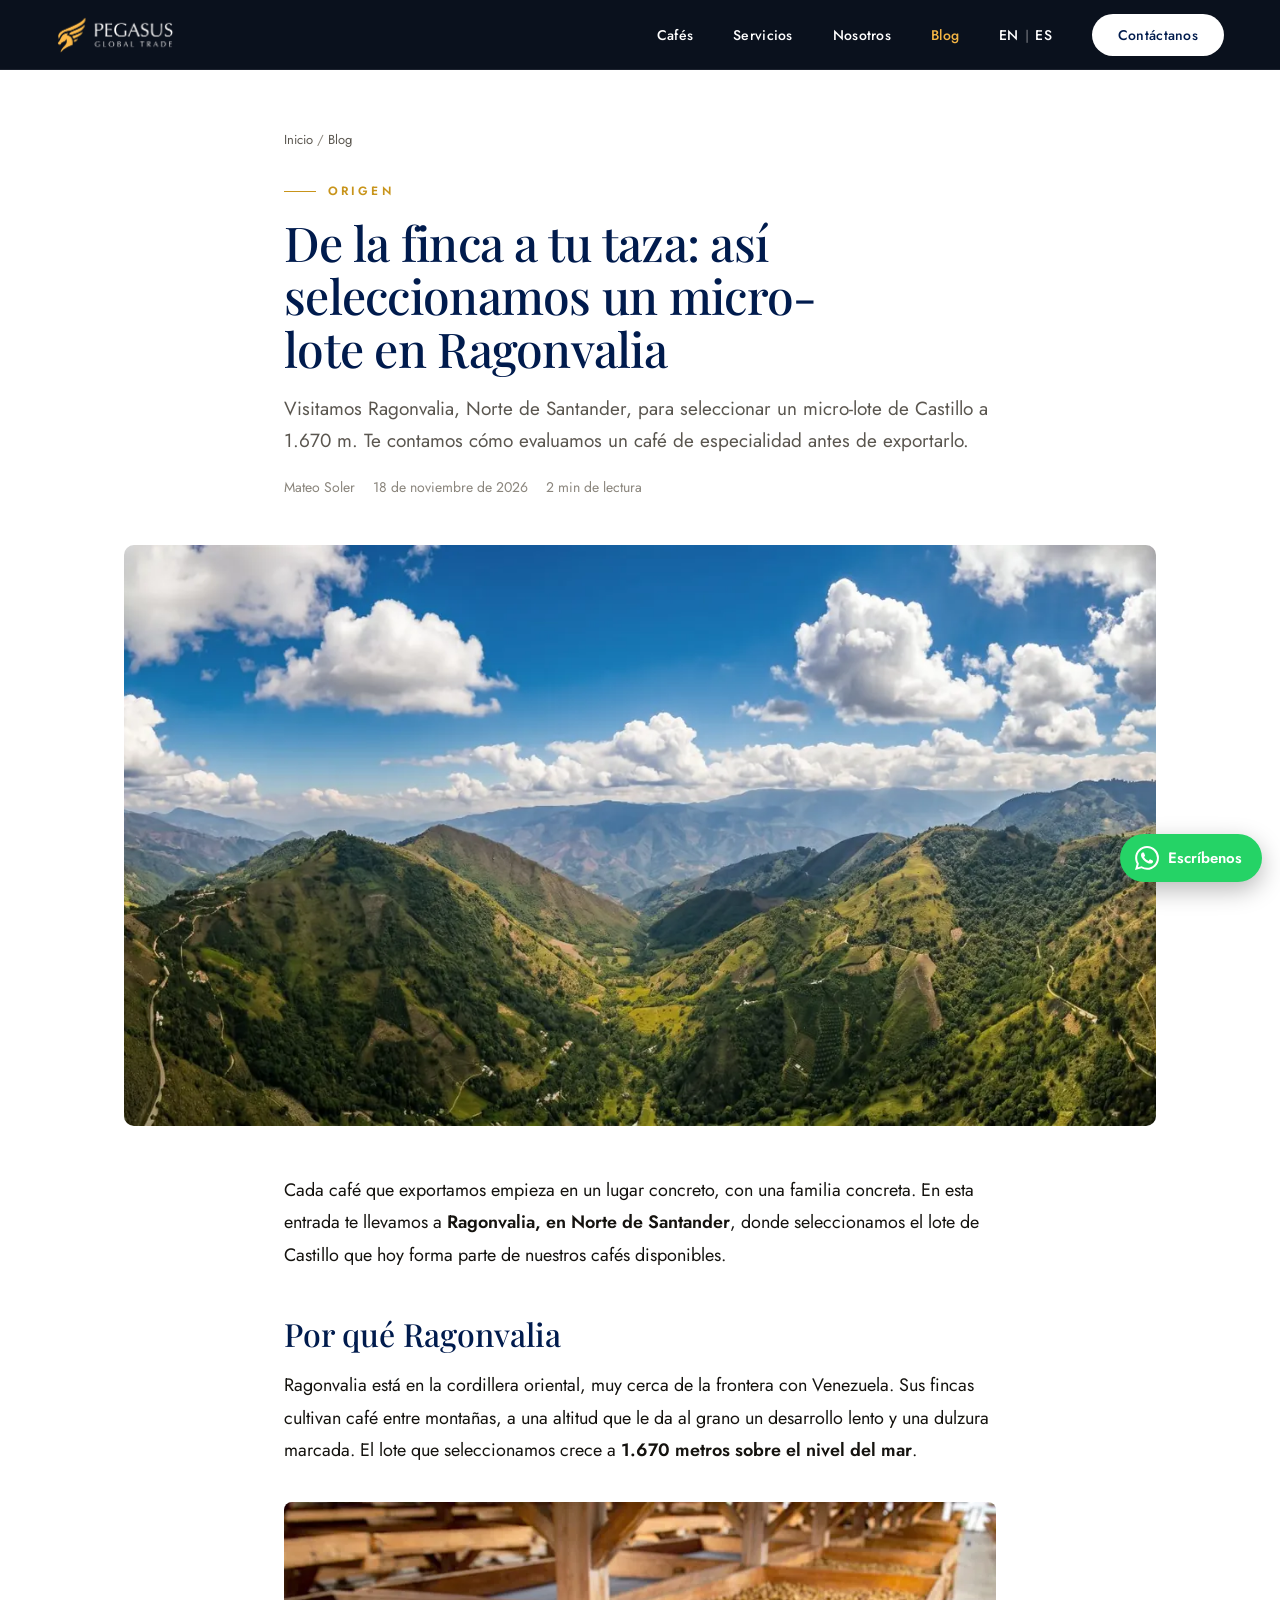
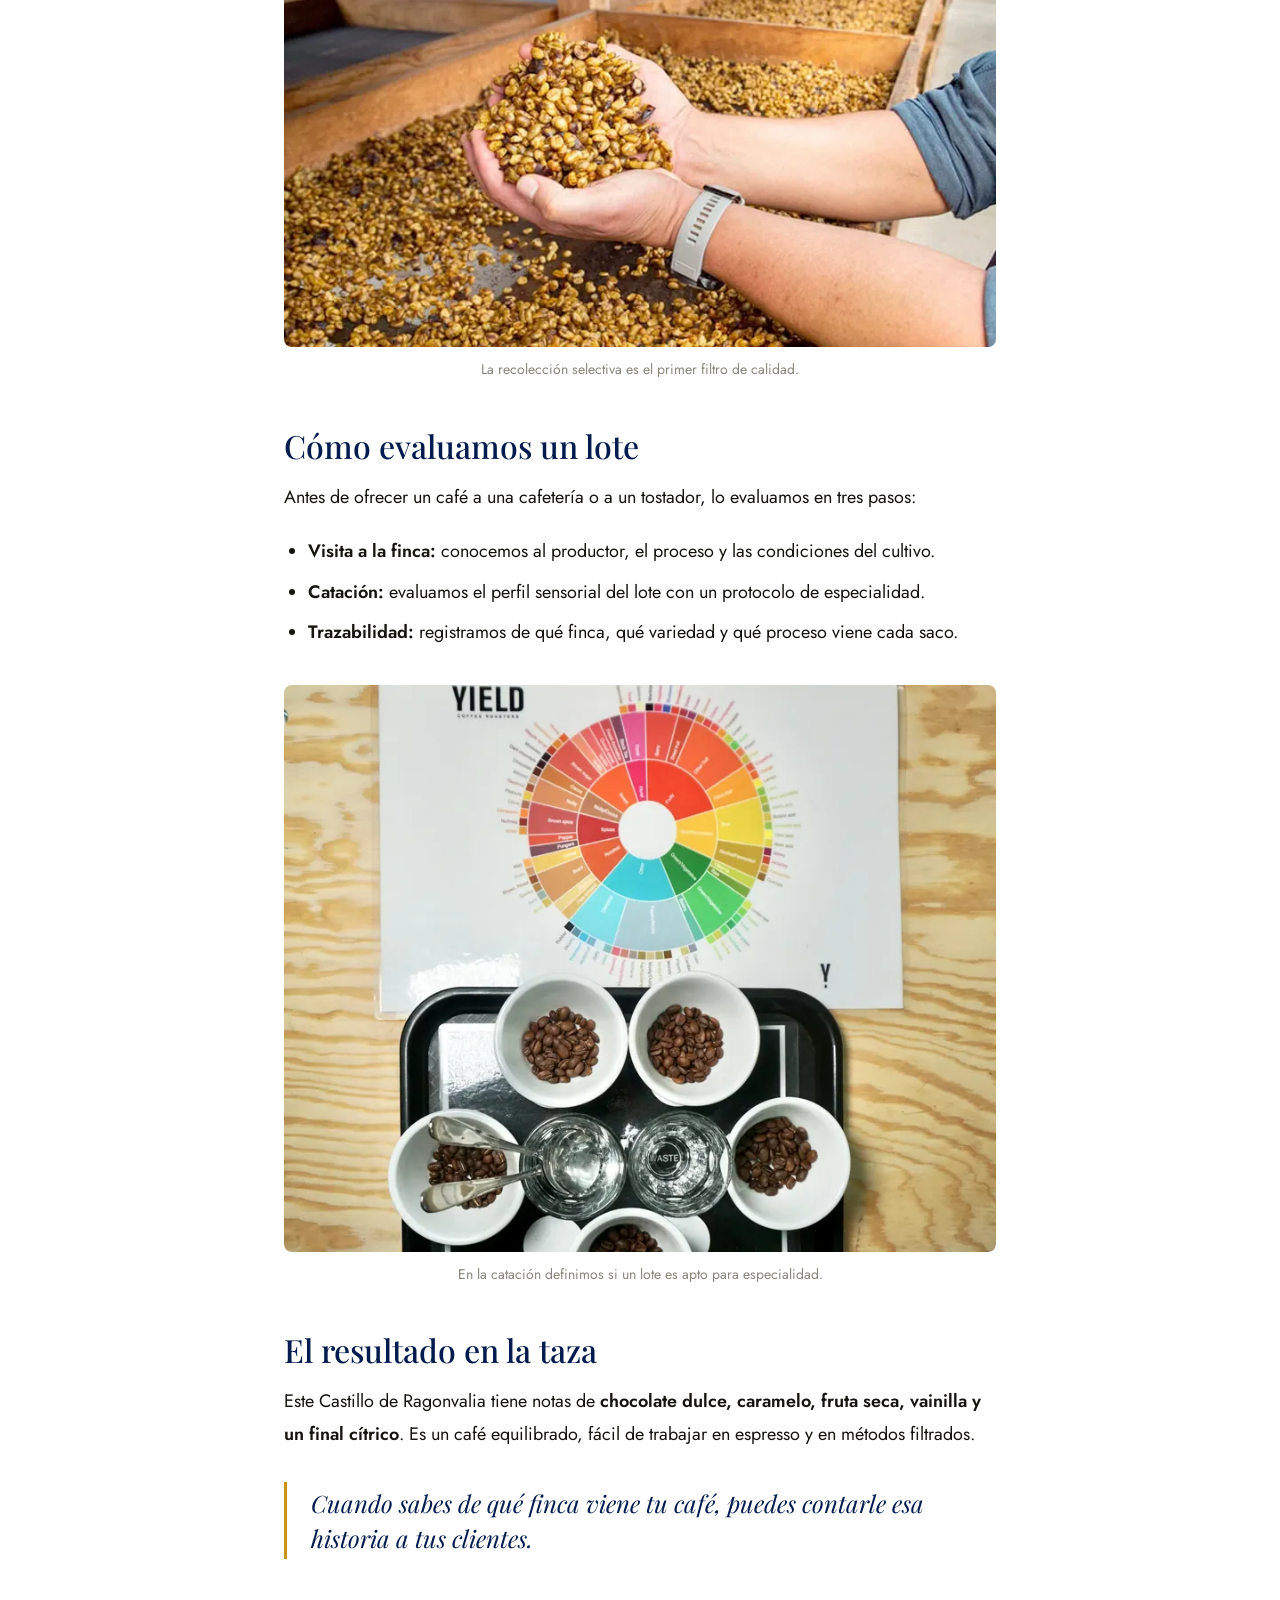
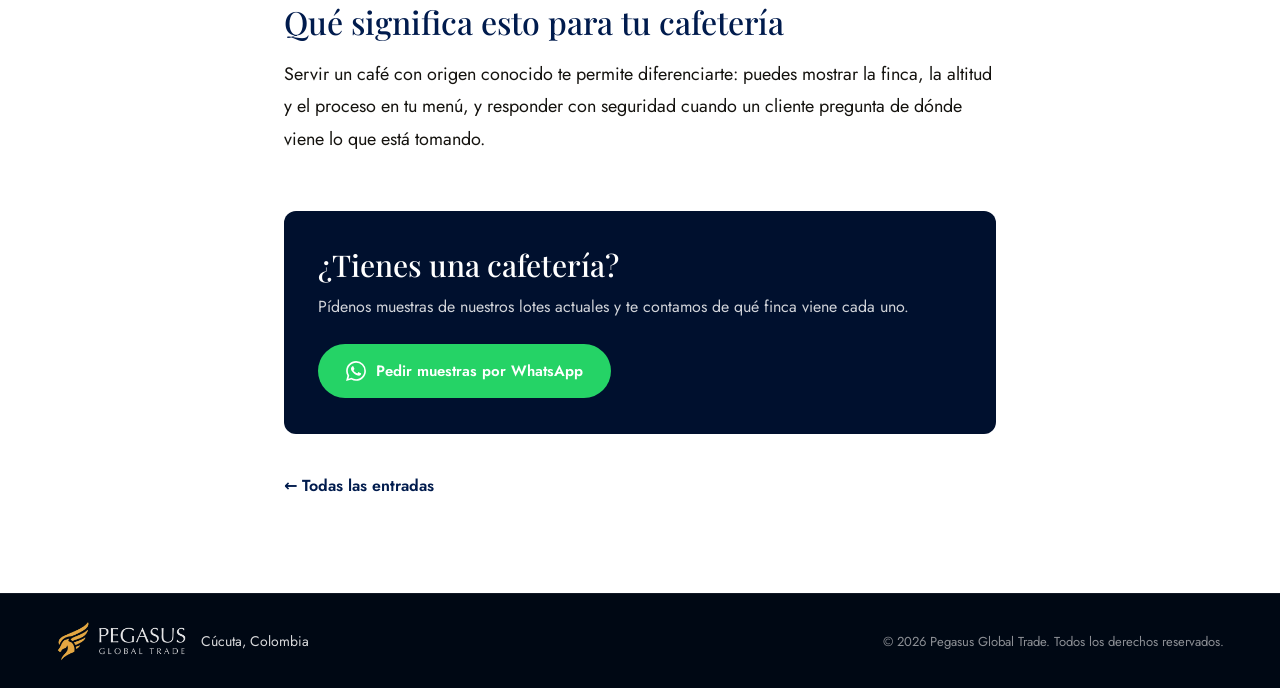
<file: es/blog/visita-finca-ragonvalia-micro-lote-castillo/index.html>
<!DOCTYPE html>
<html lang="es">
<head>
  <!-- generated by build-blog.py -->
  <meta charset="UTF-8" />
  <meta name="viewport" content="width=device-width, initial-scale=1.0" />
  <title>De la finca a tu taza: así seleccionamos un micro-lote en Ragonvalia | Pegasus Global Trade</title>
  <meta name="description" content="Visitamos Ragonvalia, Norte de Santander, para seleccionar un micro-lote de Castillo a 1.670 m. Te contamos cómo evaluamos un café de especialidad antes de exportarlo." />
  <meta name="robots" content="noindex, follow" />
  <link rel="canonical" href="https://www.pegasusglobaltrade.co/es/blog/visita-finca-ragonvalia-micro-lote-castillo" />
  <link rel="alternate" hreflang="es" href="https://www.pegasusglobaltrade.co/es/blog/visita-finca-ragonvalia-micro-lote-castillo" />
  <link rel="alternate" hreflang="en" href="https://www.pegasusglobaltrade.co/blog/ragonvalia-farm-visit-castillo-micro-lot" />
  <link rel="alternate" hreflang="x-default" href="https://www.pegasusglobaltrade.co/blog/ragonvalia-farm-visit-castillo-micro-lot" />
  <meta property="og:type" content="article" />
  <meta property="og:site_name" content="Pegasus Global Trade" />
  <meta property="og:locale" content="es_CO" />
  <meta property="og:url" content="https://www.pegasusglobaltrade.co/es/blog/visita-finca-ragonvalia-micro-lote-castillo" />
  <meta property="og:title" content="De la finca a tu taza: así seleccionamos un micro-lote en Ragonvalia | Pegasus Global Trade" />
  <meta property="og:description" content="Visitamos Ragonvalia, Norte de Santander, para seleccionar un micro-lote de Castillo a 1.670 m. Te contamos cómo evaluamos un café de especialidad antes de exportarlo." />
  <meta property="og:locale:alternate" content="en_US" />
  <meta property="og:image" content="https://www.pegasusglobaltrade.co/assets/blog/visita-ragonvalia/portada-og.jpg" />
  <meta property="og:image:width" content="1200" />
  <meta property="og:image:height" content="630" />
  <meta property="og:image:alt" content="Montañas cafeteras de Ragonvalia, Norte de Santander, Colombia" />
  <meta name="twitter:card" content="summary_large_image" />
  <meta name="twitter:title" content="De la finca a tu taza: así seleccionamos un micro-lote en Ragonvalia | Pegasus Global Trade" />
  <meta name="twitter:description" content="Visitamos Ragonvalia, Norte de Santander, para seleccionar un micro-lote de Castillo a 1.670 m. Te contamos cómo evaluamos un café de especialidad antes de exportarlo." />
  <meta name="twitter:image" content="https://www.pegasusglobaltrade.co/assets/blog/visita-ragonvalia/portada-og.jpg" />
  <meta property="article:published_time" content="2026-11-18" />
  <meta property="article:modified_time" content="2026-11-18" />
  <meta property="article:author" content="Mateo Soler" />
  <meta property="article:section" content="Origen" />
  <link rel="icon" href="/favicon.ico" sizes="any" />
  <link rel="icon" type="image/png" sizes="32x32" href="/assets/favicon-32.png" />
  <link rel="apple-touch-icon" href="/assets/apple-touch-icon.png" />
  <meta name="theme-color" content="#000814" />
  <script async src="https://www.googletagmanager.com/gtag/js?id=G-4FKWJ7VB9F"></script>
  <script>
    window.dataLayer = window.dataLayer || [];
    function gtag(){dataLayer.push(arguments);}
    gtag('js', new Date());
    gtag('config', 'G-4FKWJ7VB9F');
  </script>
  <script>
  !function(f,b,e,v,n,t,s)
  {if(f.fbq)return;n=f.fbq=function(){n.callMethod?
  n.callMethod.apply(n,arguments):n.queue.push(arguments)};
  if(!f._fbq)f._fbq=n;n.push=n;n.loaded=!0;n.version='2.0';
  n.queue=[];t=b.createElement(e);t.async=!0;
  t.src=v;s=b.getElementsByTagName(e)[0];
  s.parentNode.insertBefore(t,s)}(window, document,'script',
  'https://connect.facebook.net/en_US/fbevents.js');
  fbq('init', '957894506866841');
  fbq('track', 'PageView');
  </script>
  <noscript><img height="1" width="1" style="display:none" src="https://www.facebook.com/tr?id=957894506866841&ev=PageView&noscript=1" /></noscript>
  <link rel="preconnect" href="https://fonts.googleapis.com" />
  <link rel="preconnect" href="https://fonts.gstatic.com" crossorigin />
  <link rel="stylesheet" href="https://fonts.googleapis.com/css2?family=Playfair+Display:ital,wght@0,400;0,500;0,600;1,400&family=Jost:wght@300;400;500;600&display=swap" media="print" onload="this.media='all'" />
  <noscript><link rel="stylesheet" href="https://fonts.googleapis.com/css2?family=Playfair+Display:ital,wght@0,400;0,500;0,600;1,400&family=Jost:wght@300;400;500;600&display=swap" /></noscript>
  <link rel="stylesheet" href="/assets/blog.css" />
  <script type="application/ld+json">[{"@context": "https://schema.org", "@type": "BlogPosting", "headline": "De la finca a tu taza: así seleccionamos un micro-lote en Ragonvalia", "description": "Visitamos Ragonvalia, Norte de Santander, para seleccionar un micro-lote de Castillo a 1.670 m. Te contamos cómo evaluamos un café de especialidad antes de exportarlo.", "image": ["https://www.pegasusglobaltrade.co/assets/blog/visita-ragonvalia/portada-og.jpg", "https://www.pegasusglobaltrade.co/assets/blog/visita-ragonvalia/foto-1.webp", "https://www.pegasusglobaltrade.co/assets/blog/visita-ragonvalia/foto-2.webp"], "datePublished": "2026-11-18", "dateModified": "2026-11-18", "inLanguage": "es", "articleSection": "Origen", "wordCount": 263, "author": {"@type": "Person", "name": "Mateo Soler", "worksFor": {"@type": "Organization", "name": "Pegasus Global Trade", "url": "https://www.pegasusglobaltrade.co", "logo": {"@type": "ImageObject", "url": "https://www.pegasusglobaltrade.co/assets/logo-horizontal-480.webp"}}}, "publisher": {"@type": "Organization", "name": "Pegasus Global Trade", "url": "https://www.pegasusglobaltrade.co", "logo": {"@type": "ImageObject", "url": "https://www.pegasusglobaltrade.co/assets/logo-horizontal-480.webp"}}, "mainEntityOfPage": {"@type": "WebPage", "@id": "https://www.pegasusglobaltrade.co/es/blog/visita-finca-ragonvalia-micro-lote-castillo"}}, {"@context": "https://schema.org", "@type": "BreadcrumbList", "itemListElement": [{"@type": "ListItem", "position": 1, "name": "Inicio", "item": "https://www.pegasusglobaltrade.co/es"}, {"@type": "ListItem", "position": 2, "name": "Blog", "item": "https://www.pegasusglobaltrade.co/es/blog"}, {"@type": "ListItem", "position": 3, "name": "De la finca a tu taza: así seleccionamos un micro-lote en Ragonvalia", "item": "https://www.pegasusglobaltrade.co/es/blog/visita-finca-ragonvalia-micro-lote-castillo"}]}]</script>
</head>
<body>
  <div class="mobile-menu" id="mobileMenu">
    <button class="menu-close" id="menuClose" aria-label="Cerrar menú"><svg viewBox="0 0 24 24" fill="none" stroke="currentColor" stroke-width="1.5" stroke-linecap="round"><path d="M18 6L6 18M6 6l12 12"/></svg></button>
    <a href="/es#coffees">Cafés</a><a href="/es#services">Servicios</a><a href="/es#about">Nosotros</a><a href="/es/blog">Blog</a>
    <a href="/es#contact" class="menu-cta">Contáctanos</a>
    <span class="mobile-lang"><a class="lang-link" href="/blog/ragonvalia-farm-visit-castillo-micro-lot" hreflang="en">EN</a><span class="lang-sep">|</span><a class="lang-link active" href="#" hreflang="es">ES</a></span>
  </div>
  <nav>
    <a href="/es" class="nav-brand"><img src="/assets/logo-horizontal-480.webp" alt="Pegasus Global Trade" class="wordmark" width="480" height="154" /></a>
    <ul class="nav-links"><li><a href="/es#coffees">Cafés</a></li><li><a href="/es#services">Servicios</a></li><li><a href="/es#about">Nosotros</a></li><li><a href="/es/blog" class="current">Blog</a></li><li><span class="nav-lang"><a class="lang-link" href="/blog/ragonvalia-farm-visit-castillo-micro-lot" hreflang="en">EN</a><span class="lang-sep">|</span><a class="lang-link active" href="#" hreflang="es">ES</a></span></li><li><a href="/es#contact" class="nav-cta">Contáctanos</a></li></ul>
    <button class="nav-hamburger" id="hamburger" aria-label="Menú"><span></span><span></span><span></span></button>
  </nav>
  <main>
    <header class="article-head"><div class="inner">
      <div class="breadcrumbs"><a href="/es">Inicio</a> / <a href="/es/blog">Blog</a></div>
      <span class="kicker">Origen</span>
      <h1>De la finca a tu taza: así seleccionamos un micro-lote en Ragonvalia</h1>
      <p class="lead">Visitamos Ragonvalia, Norte de Santander, para seleccionar un micro-lote de Castillo a 1.670 m. Te contamos cómo evaluamos un café de especialidad antes de exportarlo.</p>
      <div class="article-meta"><span>Mateo Soler</span><span>18 de noviembre de 2026</span><span>2 min de lectura</span></div>
    </div></header>
    <div class="article-cover"><img src="/assets/blog/visita-ragonvalia/portada.webp" alt="Montañas cafeteras de Ragonvalia, Norte de Santander, Colombia" fetchpriority="high" /></div>
    <article class="article-body">
<p>Cada café que exportamos empieza en un lugar concreto, con una familia concreta. En esta entrada te llevamos a <strong>Ragonvalia, en Norte de Santander</strong>, donde seleccionamos el lote de Castillo que hoy forma parte de nuestros cafés disponibles.</p>

<h2>Por qué Ragonvalia</h2>
<p>Ragonvalia está en la cordillera oriental, muy cerca de la frontera con Venezuela. Sus fincas cultivan café entre montañas, a una altitud que le da al grano un desarrollo lento y una dulzura marcada. El lote que seleccionamos crece a <strong>1.670 metros sobre el nivel del mar</strong>.</p>

<figure>
  <img src="/assets/blog/visita-ragonvalia/foto-1.webp" alt="Manos sosteniendo cerezas de café recién recolectadas" loading="lazy" decoding="async" />
  <figcaption>La recolección selectiva es el primer filtro de calidad.</figcaption>
</figure>

<h2>Cómo evaluamos un lote</h2>
<p>Antes de ofrecer un café a una cafetería o a un tostador, lo evaluamos en tres pasos:</p>
<ul>
  <li><strong>Visita a la finca:</strong> conocemos al productor, el proceso y las condiciones del cultivo.</li>
  <li><strong>Catación:</strong> evaluamos el perfil sensorial del lote con un protocolo de especialidad.</li>
  <li><strong>Trazabilidad:</strong> registramos de qué finca, qué variedad y qué proceso viene cada saco.</li>
</ul>

<figure>
  <img src="/assets/blog/visita-ragonvalia/foto-2.webp" alt="Sesión de catación con rueda de sabores" loading="lazy" decoding="async" />
  <figcaption>En la catación definimos si un lote es apto para especialidad.</figcaption>
</figure>

<h2>El resultado en la taza</h2>
<p>Este Castillo de Ragonvalia tiene notas de <strong>chocolate dulce, caramelo, fruta seca, vainilla y un final cítrico</strong>. Es un café equilibrado, fácil de trabajar en espresso y en métodos filtrados.</p>

<blockquote>Cuando sabes de qué finca viene tu café, puedes contarle esa historia a tus clientes.</blockquote>

<h2>Qué significa esto para tu cafetería</h2>
<p>Servir un café con origen conocido te permite diferenciarte: puedes mostrar la finca, la altitud y el proceso en tu menú, y responder con seguridad cuando un cliente pregunta de dónde viene lo que está tomando.</p>
    </article>
    <aside class="article-cta"><div class="box">
      <h2>¿Tienes una cafetería?</h2>
      <p>Pídenos muestras de nuestros lotes actuales y te contamos de qué finca viene cada uno.</p>
      <a href="https://wa.me/573166541111?text=%C2%A1Hola%21%20Le%C3%AD%20su%20blog%20y%20quiero%20pedir%20muestras%20de%20sus%20caf%C3%A9s." class="btn-wa" data-cta="blog" target="_blank" rel="noopener"><svg viewBox="0 0 24 24" aria-hidden="true"><path d="M17.472 14.382c-.297-.149-1.758-.867-2.03-.967-.273-.099-.471-.148-.67.15-.197.297-.767.966-.94 1.164-.173.199-.347.223-.644.075-.297-.15-1.255-.463-2.39-1.475-.883-.788-1.48-1.761-1.653-2.059-.173-.297-.018-.458.13-.606.134-.133.298-.347.446-.52.149-.174.198-.298.298-.497.099-.198.05-.371-.025-.52-.075-.149-.669-1.612-.916-2.207-.242-.579-.487-.5-.669-.51-.173-.008-.371-.01-.57-.01-.198 0-.52.074-.792.372-.272.297-1.04 1.016-1.04 2.479 0 1.462 1.065 2.875 1.213 3.074.149.198 2.096 3.2 5.077 4.487.709.306 1.262.489 1.694.625.712.227 1.36.195 1.871.118.571-.085 1.758-.719 2.006-1.413.248-.694.248-1.289.173-1.413-.074-.124-.272-.198-.57-.347m-5.421 7.403h-.004a9.87 9.87 0 0 1-5.031-1.378l-.361-.214-3.741.982.998-3.648-.235-.374a9.86 9.86 0 0 1-1.51-5.26c.001-5.45 4.436-9.884 9.888-9.884 2.64 0 5.122 1.03 6.988 2.898a9.825 9.825 0 0 1 2.893 6.994c-.003 5.45-4.437 9.884-9.885 9.884m8.413-18.297A11.815 11.815 0 0 0 12.05 0C5.495 0 .16 5.335.157 11.892c0 2.096.547 4.142 1.588 5.945L.057 24l6.305-1.654a11.882 11.882 0 0 0 5.683 1.448h.005c6.554 0 11.89-5.335 11.893-11.893a11.821 11.821 0 0 0-3.48-8.413Z"/></svg><span>Pedir muestras por WhatsApp</span></a>
    </div></aside>
    <div class="article-foot"><a href="/es/blog">← Todas las entradas</a></div>
  </main>
  <footer>
    <div class="footer-brand"><img src="/assets/logo-horizontal-480.webp" alt="Pegasus Global Trade" class="ic" loading="lazy" decoding="async" /><span>Cúcuta, Colombia</span></div>
    <div class="footer-copy">© 2026 Pegasus Global Trade. Todos los derechos reservados.</div>
  </footer>
  <a href="https://wa.me/573166541111?text=%C2%A1Hola%21%20Vengo%20de%20la%20web%20de%20Pegasus%20Global%20Trade.%20Tengo%20una%20cafeter%C3%ADa%20y%20quiero%20conocer%20sus%20lotes." class="wa-float" data-cta="floating" target="_blank" rel="noopener"><svg viewBox="0 0 24 24" aria-hidden="true"><path d="M17.472 14.382c-.297-.149-1.758-.867-2.03-.967-.273-.099-.471-.148-.67.15-.197.297-.767.966-.94 1.164-.173.199-.347.223-.644.075-.297-.15-1.255-.463-2.39-1.475-.883-.788-1.48-1.761-1.653-2.059-.173-.297-.018-.458.13-.606.134-.133.298-.347.446-.52.149-.174.198-.298.298-.497.099-.198.05-.371-.025-.52-.075-.149-.669-1.612-.916-2.207-.242-.579-.487-.5-.669-.51-.173-.008-.371-.01-.57-.01-.198 0-.52.074-.792.372-.272.297-1.04 1.016-1.04 2.479 0 1.462 1.065 2.875 1.213 3.074.149.198 2.096 3.2 5.077 4.487.709.306 1.262.489 1.694.625.712.227 1.36.195 1.871.118.571-.085 1.758-.719 2.006-1.413.248-.694.248-1.289.173-1.413-.074-.124-.272-.198-.57-.347m-5.421 7.403h-.004a9.87 9.87 0 0 1-5.031-1.378l-.361-.214-3.741.982.998-3.648-.235-.374a9.86 9.86 0 0 1-1.51-5.26c.001-5.45 4.436-9.884 9.888-9.884 2.64 0 5.122 1.03 6.988 2.898a9.825 9.825 0 0 1 2.893 6.994c-.003 5.45-4.437 9.884-9.885 9.884m8.413-18.297A11.815 11.815 0 0 0 12.05 0C5.495 0 .16 5.335.157 11.892c0 2.096.547 4.142 1.588 5.945L.057 24l6.305-1.654a11.882 11.882 0 0 0 5.683 1.448h.005c6.554 0 11.89-5.335 11.893-11.893a11.821 11.821 0 0 0-3.48-8.413Z"/></svg><span>Escríbenos</span></a>
  <script>
    (function () {
      const menu = document.getElementById('mobileMenu');
      document.getElementById('hamburger').addEventListener('click', () => { menu.classList.add('open'); document.body.style.overflow = 'hidden'; });
      document.getElementById('menuClose').addEventListener('click', () => { menu.classList.remove('open'); document.body.style.overflow = ''; });
    })();
    /* report outbound contact clicks to Meta and GA4 */
    (function () {
      document.querySelectorAll('a[href^="https://wa.me/"], a[href^="mailto:"]').forEach(link => {
        link.addEventListener('click', () => {
          const channel = link.href.startsWith('mailto:') ? 'email' : 'whatsapp';
          const cta = link.dataset.cta || 'contact_section';
          if (typeof fbq === 'function') fbq('track', 'Contact', { content_name: channel, content_category: cta });
          if (typeof gtag === 'function') gtag('event', 'contact', { method: channel, cta: cta });
        });
      });
    })();
  </script>
</body>
</html>
</file>
<file: assets/blog.css>
/* Blog pages. Tokens, nav, mobile menu, footer and WhatsApp button mirror index.html. */
*, *::before, *::after { box-sizing: border-box; margin: 0; padding: 0; }

:root {
  --navy: #001B4D;
  --navy-deep: #00102e;
  --ink: #000814;
  --gold: #C8941A;
  --gold-light: #F4B544;
  --white: #ffffff;
  --off-white: #F7F4F0;
  --cream: #EFE9E0;
  --text: #15130f;
  --text-muted: #5a564f;
  --text-faint: #8a857c;
  --border: #E3DDD3;
  --serif: 'Playfair Display', Georgia, serif;
  --sans: 'Jost', system-ui, sans-serif;
  --ease: cubic-bezier(0.22, 0.61, 0.36, 1);
}

html { scroll-behavior: smooth; }
body { font-family: var(--sans); font-weight: 400; color: var(--text); background: var(--white); -webkit-font-smoothing: antialiased; overflow-x: hidden; }
img { display: block; max-width: 100%; }
::selection { background: var(--gold); color: #fff; }

/* ===== NAV (always solid on blog pages) ===== */
nav { position: fixed; top: 0; left: 0; right: 0; z-index: 100; padding: 0 56px; height: 70px; display: flex; align-items: center; justify-content: space-between; background: rgba(0,8,20,0.96); backdrop-filter: blur(12px); -webkit-backdrop-filter: blur(12px); border-bottom: 1px solid rgba(255,255,255,0.08); }
.nav-brand { display: flex; align-items: center; text-decoration: none; }
.nav-brand .wordmark { height: 38px; width: auto; }
.nav-links { display: flex; align-items: center; gap: 40px; list-style: none; }
.nav-links a { font-size: 14px; font-weight: 500; color: var(--white); text-decoration: none; letter-spacing: 0.02em; transition: color 0.2s; }
.nav-links a:hover, .nav-links a.current { color: var(--gold-light); }
.nav-lang { font-size: 13px; font-weight: 600; letter-spacing: 0.05em; display: inline-flex; align-items: center; gap: 6px; }
.lang-link { font-size: 13px; font-weight: 600; color: rgba(255,255,255,0.5); text-decoration: none; letter-spacing: 0.05em; }
.lang-link:hover { color: rgba(255,255,255,0.85); }
.lang-link.active { color: var(--white); }
.lang-sep { color: rgba(255,255,255,0.3); font-size: 13px; }
.nav-cta { font-size: 14px !important; font-weight: 600; background: var(--white); color: var(--navy) !important; padding: 11px 26px; border-radius: 30px; text-decoration: none; transition: background 0.2s; }
.nav-cta:hover { background: var(--gold-light); }

.nav-hamburger { display: none; flex-direction: column; gap: 5px; background: none; border: none; cursor: pointer; padding: 8px; }
.nav-hamburger span { display: block; width: 24px; height: 2px; background: #fff; border-radius: 2px; }
.menu-close { position: absolute; top: 18px; right: 24px; height: 56px; width: 56px; display: flex; align-items: center; justify-content: center; background: none; border: none; cursor: pointer; color: #fff; opacity: 0.7; }
.menu-close svg { width: 22px; height: 22px; }
.mobile-menu { position: fixed; inset: 0; z-index: 150; background: var(--ink); display: flex; flex-direction: column; align-items: center; justify-content: center; gap: 6px; opacity: 0; pointer-events: none; transition: opacity 0.35s ease; }
.mobile-menu.open { opacity: 1; pointer-events: all; }
.mobile-menu a { font-family: var(--serif); font-size: 34px; font-weight: 500; color: rgba(255,255,255,0.85); text-decoration: none; padding: 10px 0; }
.mobile-menu a:hover { color: var(--gold-light); }
.mobile-menu .menu-cta { margin-top: 18px; background: #fff; color: var(--navy); font-family: var(--sans); font-size: 15px; font-weight: 600; padding: 14px 36px; border-radius: 30px; }
.mobile-lang { display: flex; align-items: center; gap: 10px; margin-top: 10px; }
.mobile-lang .lang-link { font-family: var(--sans); font-size: 16px; padding: 0; }

/* ===== SHARED ===== */
.wrap { max-width: 1180px; margin: 0 auto; padding: 0 56px; }
.kicker { font-size: 12px; letter-spacing: 0.26em; text-transform: uppercase; color: var(--gold); font-weight: 600; display: inline-flex; align-items: center; gap: 12px; }
.kicker::before { content: ''; width: 32px; height: 1.5px; background: var(--gold); }
.breadcrumbs { font-size: 13px; color: var(--text-faint); margin-bottom: 26px; }
.breadcrumbs a { color: var(--text-muted); text-decoration: none; }
.breadcrumbs a:hover { color: var(--gold); }

/* ===== BLOG INDEX ===== */
.blog-head { padding: 140px 0 48px; background: var(--off-white); border-bottom: 1px solid var(--border); }
.blog-head h1 { font-family: var(--serif); font-weight: 500; font-size: 56px; line-height: 1.06; letter-spacing: -0.018em; color: var(--navy); margin: 18px 0 18px; }
.blog-head p { font-size: 18px; line-height: 1.7; color: var(--text-muted); max-width: 640px; }
.post-grid { display: grid; grid-template-columns: repeat(3, 1fr); gap: 32px; padding: 56px 0 96px; }
.post-card { display: flex; flex-direction: column; text-decoration: none; color: inherit; border: 1px solid var(--border); border-radius: 10px; overflow: hidden; background: #fff; transition: transform 0.25s var(--ease), box-shadow 0.25s var(--ease); }
.post-card:hover { transform: translateY(-4px); box-shadow: 0 16px 36px rgba(0,16,46,0.10); }
.post-card img { width: 100%; aspect-ratio: 16 / 10; object-fit: cover; }
.post-card-body { padding: 22px 22px 26px; display: flex; flex-direction: column; gap: 10px; }
.post-card .cat { font-size: 12px; letter-spacing: 0.16em; text-transform: uppercase; color: var(--gold); font-weight: 600; }
.post-card h2 { font-family: var(--serif); font-weight: 500; font-size: 24px; line-height: 1.2; color: var(--navy); }
.post-card p { font-size: 15px; line-height: 1.65; color: var(--text-muted); }
.post-card .meta { font-size: 13px; color: var(--text-faint); margin-top: 4px; }
.empty { padding: 64px 0 120px; color: var(--text-muted); font-size: 17px; }

/* ===== ARTICLE ===== */
.article-head { padding: 130px 0 36px; }
.article-head .inner, .article-body, .article-cta, .article-foot { max-width: 760px; margin: 0 auto; padding: 0 24px; }
.article-head h1 { font-family: var(--serif); font-weight: 500; font-size: 48px; line-height: 1.1; letter-spacing: -0.015em; color: var(--navy); margin: 16px 0 18px; text-wrap: balance; }
.article-head .lead { font-size: 19px; line-height: 1.7; color: var(--text-muted); }
.article-meta { margin-top: 20px; font-size: 14px; color: var(--text-faint); display: flex; flex-wrap: wrap; gap: 8px 18px; }
.article-cover { max-width: 1080px; margin: 12px auto 48px; padding: 0 24px; }
.article-cover img { width: 100%; aspect-ratio: 16 / 9; object-fit: cover; border-radius: 10px; }
.article-body { font-size: 18px; line-height: 1.8; color: var(--text); }
.article-body p { margin: 0 0 22px; }
.article-body h2 { font-family: var(--serif); font-weight: 500; font-size: 32px; line-height: 1.2; color: var(--navy); margin: 44px 0 16px; }
.article-body h3 { font-family: var(--serif); font-weight: 500; font-size: 24px; line-height: 1.25; color: var(--navy); margin: 32px 0 12px; }
.article-body ul, .article-body ol { margin: 0 0 22px 24px; }
.article-body li { margin-bottom: 8px; }
.article-body a { color: var(--gold); }
.article-body strong { font-weight: 600; }
.article-body blockquote { margin: 32px 0; padding: 4px 0 4px 24px; border-left: 3px solid var(--gold); font-family: var(--serif); font-style: italic; font-size: 24px; line-height: 1.45; color: var(--navy); }
.article-body figure { margin: 36px 0; }
.article-body figure img { width: 100%; border-radius: 8px; }
.article-body figcaption { font-size: 14px; color: var(--text-faint); margin-top: 10px; text-align: center; }

.article-cta { margin-top: 56px; margin-bottom: 40px; }
.article-cta .box { background: var(--navy-deep); color: #fff; border-radius: 12px; padding: 36px 34px; }
.article-cta h2 { font-family: var(--serif); font-weight: 500; font-size: 30px; line-height: 1.2; margin-bottom: 10px; }
.article-cta p { font-size: 16px; line-height: 1.7; color: rgba(255,255,255,0.82); margin-bottom: 24px; }
.btn-wa { display: inline-flex; align-items: center; gap: 10px; background: #25D366; color: #fff; font-size: 15px; font-weight: 600; padding: 16px 28px; border-radius: 36px; text-decoration: none; }
.btn-wa:hover { background: #1ebe5b; }
.btn-wa svg { width: 20px; height: 20px; fill: currentColor; }
.article-foot { padding-bottom: 96px; }
.article-foot a { color: var(--navy); font-weight: 600; text-decoration: none; }
.article-foot a:hover { color: var(--gold); }

/* ===== FOOTER ===== */
footer { background: var(--ink); padding: 26px 56px; display: flex; justify-content: space-between; align-items: center; gap: 24px; border-top: 1px solid rgba(255,255,255,0.07); }
.footer-brand { display: flex; align-items: center; gap: 14px; }
.footer-brand .ic { height: 42px; width: auto; opacity: 0.9; }
.footer-brand span { font-size: 14px; color: rgba(255,255,255,0.85); }
.footer-copy { font-size: 13px; color: rgba(255,255,255,0.55); }

/* ===== FLOATING WHATSAPP ===== */
.wa-float { position: fixed; right: 18px; bottom: calc(18px + env(safe-area-inset-bottom)); z-index: 120; display: inline-flex; align-items: center; gap: 9px; background: #25D366; color: #fff; font-family: var(--sans); font-size: 15px; font-weight: 600; padding: 12px 20px 12px 15px; border-radius: 40px; box-shadow: 0 8px 24px rgba(0,0,0,0.28); text-decoration: none; }
.wa-float:hover { background: #1ebe5b; }
.wa-float svg { width: 24px; height: 24px; fill: #fff; flex-shrink: 0; }

/* ===== RESPONSIVE ===== */
@media (max-width: 980px) {
  nav { padding: 0 24px; height: 62px; }
  .nav-links { display: none; }
  .nav-hamburger { display: flex; }
  .wrap { padding: 0 24px; }
  .blog-head { padding: 110px 0 36px; }
  .blog-head h1 { font-size: 40px; }
  .post-grid { grid-template-columns: 1fr; gap: 24px; padding: 36px 0 96px; }
  .article-head { padding: 100px 0 28px; }
  .article-head h1 { font-size: 34px; }
  .article-head .lead { font-size: 17px; }
  .article-body { font-size: 17px; }
  .article-body h2 { font-size: 27px; }
  .article-cta .box { padding: 28px 22px; }
  .article-cta h2 { font-size: 25px; }
  footer { flex-direction: column; text-align: center; padding-bottom: 90px; }
}
@media (min-width: 981px) and (max-width: 1100px) {
  .post-grid { grid-template-columns: repeat(2, 1fr); }
}
</file>
<file: assets/blog/feria-cafes-colombia-2026/feature.css>
/* Feature post: Cafés de Colombia 2026. Loaded after blog.css, scoped to main.fx-page. */
.fx-page { --coffee: #5B3A22; --leaf: #357A3B; --paper: #FBF8F3; --gold-text: #8A6410; --muted-text: #6B665D; --wa-green: #0F7A40; overflow-x: clip; }
/* small gold text uses --gold-text (5:1); --gold stays for rules and ornaments */
.fx-page .kicker { color: var(--gold-text); }
.fx-page .breadcrumbs { color: var(--muted-text); }

/* ===== Hero: title + vertical animated map ===== */
.fx-hero { max-width: 1180px; margin: 70px auto 0; padding: 48px 32px 8px; display: grid; grid-template-columns: minmax(0, 1fr) minmax(340px, 500px); gap: 56px; align-items: center; }
.fx-hero-copy h1 { font-family: var(--serif); font-weight: 500; font-size: clamp(34px, 4.2vw, 54px); line-height: 1.08; letter-spacing: -0.015em; color: var(--navy); margin: 14px 0 16px; text-wrap: balance; }
.fx-lead { font-size: 19px; line-height: 1.7; color: var(--text-muted); }
.fx-map-hero { position: relative; aspect-ratio: 4 / 5; border-radius: 18px; overflow: hidden; background: #B6D696; box-shadow: 0 24px 50px rgba(0,16,46,.18); }
.fx-map-base, .fx-map-overlay { position: absolute; inset: 0; width: 100%; height: 100%; display: block; }
.fx-map-base { object-fit: cover; filter: saturate(1.18) brightness(1.07); }
.fx-map-overlay .rivers path { fill: none; stroke: #7DB7DD; stroke-width: 3; stroke-linecap: round; stroke-linejoin: round; }
.fx-map-overlay .border path { fill: none; stroke: #6F6F6F; stroke-width: 2; stroke-dasharray: 7 5; opacity: .75; }
.fx-map-overlay .region-label { font: 600 19px var(--sans); letter-spacing: .26em; fill: rgba(55,55,55,.78); stroke: rgba(255,255,255,.7); stroke-width: 3px; paint-order: stroke; }
.fx-map-overlay .range-label { font: italic 500 22px var(--serif); letter-spacing: .06em; fill: rgba(28,52,28,.6); }
.fx-map-overlay .town circle { fill: #fff; stroke: #2B2B2B; stroke-width: 2; }
.fx-map-overlay .town text { font-family: var(--sans); font-weight: 500; fill: #1B1B1B; paint-order: stroke; stroke: rgba(255,255,255,.92); stroke-width: 5px; stroke-linejoin: round; }
.fx-map-overlay .town.origin circle { fill: #C8302A; stroke: #fff; }
.fx-map-overlay .town.origin text { font-style: italic; fill: #5B3A22; }
.fx-map-overlay .trail-ghost { fill: none; stroke: #D7261E; stroke-width: 4; stroke-dasharray: 2 11; stroke-linecap: round; opacity: .28; }
.fx-map-overlay .trail { fill: none; stroke: #D7261E; stroke-width: 5.5; stroke-dasharray: 2 11; stroke-linecap: round; }
.fx-map-overlay .pin-label text { font-family: var(--sans); }
.fx-map-hero.is-paused * { animation-play-state: paused !important; }
.fx-motion { position: absolute; left: 14px; top: 14px; z-index: 2; font: 600 12px var(--sans); letter-spacing: .04em; color: #fff; background: rgba(0,16,46,.78); border: 1px solid rgba(255,255,255,.35); border-radius: 30px; padding: 8px 14px; min-height: 44px; cursor: pointer; }
.fx-motion:hover { background: rgba(0,16,46,.92); }
.fx-motion:focus-visible { outline: 3px solid var(--gold-light); outline-offset: 2px; }

/* ===== Boarding pass ===== */
.fx-head { max-width: 1180px; margin: 0 auto; padding: 32px 32px 8px; }
.fx-pass { display: grid; grid-template-columns: 1fr 230px; background: var(--paper); border: 1px solid var(--border); border-radius: 16px; box-shadow: 0 18px 40px rgba(0,16,46,.08); overflow: hidden; position: relative; }
.fx-pass-main { padding: 22px 28px 24px; }
.fx-pass-top { display: flex; justify-content: space-between; gap: 12px; font-size: 12px; letter-spacing: .18em; text-transform: uppercase; color: var(--gold-text); font-weight: 600; margin-bottom: 14px; }
.fx-pass-route { display: grid; grid-template-columns: auto 1fr auto; align-items: center; gap: 18px; }
.fx-pass-city .code { display: block; font-family: var(--serif); font-size: 42px; line-height: 1; color: var(--navy); font-weight: 600; letter-spacing: .02em; }
.fx-pass-city .city { display: block; font-size: 14px; color: var(--muted-text); margin-top: 6px; }
.fx-pass-city:last-child { text-align: right; }
.fx-pass-flight { display: flex; align-items: center; gap: 10px; }
.fx-pass-flight span { flex: 1; border-top: 2px dashed rgba(200,148,26,.6); }
.fx-pass-flight svg { width: 34px; height: 24px; fill: var(--navy); flex-shrink: 0; }
.fx-pass-grid { display: grid; grid-template-columns: repeat(4, auto); gap: 14px 26px; margin-top: 20px; padding-top: 16px; border-top: 1px solid var(--border); }
.fx-pass dt { font-size: 11px; letter-spacing: .14em; text-transform: uppercase; color: var(--muted-text); font-weight: 600; margin-bottom: 4px; }
.fx-pass dd { font-size: 15px; color: var(--text); font-weight: 500; }
.fx-pass-stub { background: var(--navy-deep); color: #fff; padding: 22px 24px; display: flex; flex-direction: column; justify-content: space-between; gap: 18px; position: relative; border-left: 2px dashed rgba(255,255,255,.35); }
.fx-pass-stub::before, .fx-pass-stub::after { content: ''; position: absolute; left: -13px; width: 24px; height: 24px; border-radius: 50%; background: #fff; }
.fx-pass-stub::before { top: -12px; } .fx-pass-stub::after { bottom: -12px; }
.fx-pass-stub dl { display: grid; gap: 12px; }
.fx-pass-stub dt { color: rgba(255,255,255,.55); }
.fx-pass-stub dd { color: #fff; }
.fx-barcode { height: 40px; background: repeating-linear-gradient(90deg, #fff 0 2px, transparent 2px 4px, #fff 4px 5px, transparent 5px 9px, #fff 9px 12px, transparent 12px 14px); opacity: .85; border-radius: 2px; }

/* ===== Journey layout (rail + content) ===== */
.fx-page .article-body { max-width: 1180px; padding: 0 32px; font-size: 18px; }
.fx-journey { display: grid; grid-template-columns: 170px minmax(0, 1fr); gap: 56px; margin-top: 56px; }
.fx-rail { display: grid; grid-template-columns: 22px 1fr; gap: 14px; align-self: start; position: sticky; top: 110px; }
.fx-rail-track { position: relative; height: 300px; width: 22px; }
.fx-rail-track::before { content: ''; position: absolute; left: 10px; top: 0; bottom: 0; border-left: 2px dashed rgba(200,148,26,.45); }
.fx-rail-fill { position: absolute; left: 10px; top: 0; width: 2px; height: calc(var(--p, 0) * 100%); background: var(--gold); }
.fx-rail-plane { position: absolute; left: -1px; top: calc(var(--p, 0) * 100% - 12px); width: 24px; height: 24px; fill: var(--navy); transform: rotate(90deg); }
.fx-rail ol { list-style: none; margin: 0; display: grid; height: 300px; align-content: space-between; }
.fx-rail li { margin: 0; }
.fx-rail a { display: flex; gap: 10px; align-items: baseline; font-size: 14px; font-weight: 500; color: var(--muted-text); text-decoration: none; transition: color .25s; }
.fx-rail a span { font-family: var(--serif); font-size: 13px; color: var(--gold-text); }
.fx-rail a:hover, .fx-rail a[aria-current="step"] { color: var(--navy); }
.fx-rail a:focus-visible { outline: 2px solid var(--gold); outline-offset: 3px; border-radius: 4px; }
.fx-content { max-width: 860px; min-width: 0; }
.fx-progress { display: none; }

/* ===== Text + photo compositions ===== */
.fx-page .article-body h2 { font-size: clamp(28px, 3.2vw, 38px); margin: 0 0 18px; }
.fx-stop { padding: 64px 0 8px; scroll-margin-top: 90px; }
.fx-stop-tag { display: inline-block; font-size: 12px; letter-spacing: .2em; text-transform: uppercase; font-weight: 600; color: var(--gold-text); margin-bottom: 12px; }
.fx-first::first-letter { font-family: var(--serif); float: left; font-size: 74px; line-height: .86; padding: 6px 10px 0 0; color: var(--navy); }
.fx-first { font-size: 20px; line-height: 1.75; }
.fx-split { display: grid; grid-template-columns: minmax(0, 1.15fr) minmax(0, .85fr); gap: 48px; align-items: center; }
.fx-split.fx-reverse > :first-child { order: 2; }
.fx-intro { margin-top: 8px; }
.fx-photo { margin: 0; }
.fx-page .article-body figure { margin: 0; }
.fx-photo img { width: 100%; height: auto; border-radius: 12px; box-shadow: 0 16px 34px rgba(0,16,46,.14); }
.fx-photo figcaption, .fx-polaroid figcaption { font-size: 14px; color: var(--muted-text); margin-top: 10px; text-align: left; }
.fx-photo-hero img { border-radius: 14px; }
.fx-wide { max-width: 520px; margin: 36px auto 0 !important; }
.fx-polaroid { margin: 0; background: #fff; padding: 12px 12px 16px; border-radius: 4px; box-shadow: 0 18px 36px rgba(0,16,46,.18); transition: transform .5s var(--ease); }
.fx-polaroid img { width: 100%; height: auto; border-radius: 2px; }
.fx-polaroid figcaption { font-family: var(--serif); font-style: italic; font-size: 16px; color: var(--navy); text-align: center; margin-top: 12px; }
.fx-tilt-r { transform: rotate(2.5deg); } .fx-tilt-l { transform: rotate(-2.5deg); }
.fx-polaroid:hover { transform: rotate(0) scale(1.02); }
.fx-collage { position: relative; padding-bottom: 70px; }
.fx-collage .fx-photo { width: 78%; }
.fx-collage .fx-photo figcaption { max-width: 44%; }
.fx-collage .fx-polaroid { position: absolute; right: 0; bottom: 0; width: 52%; }
.fx-pair { display: grid; grid-template-columns: 1fr 1fr; gap: 24px; margin: 34px 0 10px; }
.fx-drop { margin-top: 56px !important; }

/* ===== Reveal ===== */
.fx-js .fx-reveal { opacity: 0; translate: 0 26px; transition: opacity .8s var(--ease), translate .8s var(--ease); }
.fx-js .fx-reveal.in { opacity: 1; translate: 0 0; }

/* ===== Cups counter ===== */
.fx-cups { margin: 34px 0 10px; background: var(--paper); border: 1px solid var(--border); border-radius: 16px; padding: 26px 28px; display: grid; grid-template-columns: 1fr 1.1fr; gap: 28px; align-items: center; }
.fx-cups-stats { display: grid; grid-template-columns: 1fr; gap: 12px; }
.fx-cups-stats strong { display: block; font-family: var(--serif); font-weight: 500; font-size: 72px; line-height: 1; color: var(--gold-text); }
.fx-cups-stats > div > span { display: block; font-size: 13px; color: var(--muted-text); margin-top: 6px; line-height: 1.35; }
.fx-cups-grid { display: grid; grid-template-columns: repeat(10, 1fr); gap: 8px 6px; }
.fx-cups-grid i { position: relative; display: block; height: 18px; margin-right: 6px; border: 2px solid var(--coffee); border-top: 0; border-radius: 0 0 9px 9px; background: transparent; transition: background .3s; }
.fx-cups-grid i::after { content: ''; position: absolute; right: -7px; top: 3px; width: 5px; height: 7px; border: 2px solid var(--coffee); border-left: 0; border-radius: 0 5px 5px 0; }
.fx-cups-grid i.full { background: var(--coffee); }

/* ===== Tasting notes ===== */
.fx-notes { margin: 26px 0 10px; }
.fx-notes-title { font-family: var(--serif); font-size: 21px; color: var(--navy); margin-bottom: 14px !important; }
.fx-notes-title span { display: inline-block; margin-left: 10px; font-family: var(--sans); font-size: 12px; letter-spacing: .14em; text-transform: uppercase; color: var(--muted-text); }
.fx-notes-chips { display: flex; flex-wrap: wrap; gap: 10px; margin-bottom: 14px; }
.fx-notes-chips button { font: 500 15px var(--sans); color: #6E4C0B; background: rgba(200,148,26,.12); border: 1px solid rgba(200,148,26,.3); border-radius: 30px; padding: 10px 18px; cursor: pointer; transition: background .2s, color .2s; min-height: 44px; }
.fx-notes-chips button:hover { background: rgba(200,148,26,.22); }
.fx-notes-chips button[aria-expanded="true"] { background: var(--navy); border-color: var(--navy); color: #fff; }
.fx-notes-chips button:focus-visible, .fx-map-buttons button:focus-visible { outline: 3px solid var(--gold-light); outline-offset: 2px; }
.fx-note-panel { background: #fff; border-left: 3px solid var(--gold); padding: 12px 16px !important; margin: 0 !important; font-size: 16px; color: var(--text-muted); }

/* ===== Map ===== */
.fx-map { margin: 40px 0 10px; display: grid; grid-template-columns: minmax(0, .85fr) minmax(0, 1fr); gap: 34px; align-items: center; background: var(--paper); border: 1px solid var(--border); border-radius: 16px; padding: 24px 28px; }
.fx-map-svg { width: 100%; height: auto; max-height: 460px; display: block; }
.map-land { fill: #E6DCC8; stroke: #BFAE8C; stroke-width: 2; }
.map-route { fill: none; stroke: var(--gold); stroke-width: 3; stroke-dasharray: 3 8; stroke-linecap: round; }
.map-dot .core { fill: var(--navy); transition: fill .25s, r .25s; }
.map-dot .halo { fill: rgba(200,148,26,0); transition: fill .25s; }
.map-dot.active .core { fill: var(--gold); r: 9; }
.map-dot.active .halo { fill: rgba(200,148,26,.28); animation: fxPulse 1.8s ease-out infinite; transform-box: fill-box; transform-origin: center; }
@keyframes fxPulse { from { transform: scale(.6); opacity: 1; } to { transform: scale(1.5); opacity: 0; } }
.fx-map-title { font-family: var(--serif); font-size: 22px; color: var(--navy); margin-bottom: 14px !important; }
.fx-map-buttons { display: flex; flex-wrap: wrap; gap: 8px; margin-bottom: 14px; }
.fx-map-buttons button { font: 500 14px var(--sans); color: var(--navy); background: #fff; border: 1px solid var(--border); border-radius: 30px; padding: 10px 16px; min-height: 44px; cursor: pointer; transition: background .2s, color .2s, border-color .2s; }
.fx-map-buttons button:hover { border-color: var(--gold); }
.fx-map-buttons button[aria-pressed="true"] { background: var(--gold-text); border-color: var(--gold-text); color: #fff; }
.fx-map-panel { font-size: 16px; line-height: 1.7; color: var(--text-muted); margin: 0 !important; min-height: 82px; }
.fx-map-panel strong { color: var(--navy); }

/* ===== Quote ===== */

/* ===== Closing boarding pass ===== */
.fx-pass-cta { margin: 36px 0 20px; }
.fx-pass-cta .fx-pass-note { margin: 18px 0 0 !important; font-size: 16px; color: var(--text-muted); }
.fx-pass-cta .fx-pass-city .code { font-size: 36px; }
.fx-pass-cta .fx-pass-stub { justify-content: center; }
.fx-pass-cta .btn-wa { justify-content: center; text-align: center; padding: 15px 18px; font-size: 15px; line-height: 1.25; }
.fx-page .article-body a.btn-wa { color: #fff; text-decoration: none; background: var(--wa-green); }
.fx-page .article-body a.btn-wa:hover { background: #0B6B37; }
/* floating WhatsApp button is hidden while the header or the closing pass (which has its own CTA) is on screen */
.wa-float { transition: opacity .25s, transform .25s, background .2s; }
.wa-float.is-hidden { opacity: 0; pointer-events: none; transform: translateY(12px); }

/* ===== Responsive ===== */
@media (max-width: 1100px) {
  .fx-journey { grid-template-columns: 140px minmax(0, 1fr); gap: 36px; }
}
@media (max-width: 980px) {
  .fx-hero { grid-template-columns: 1fr; margin-top: 62px; padding: 0 0 4px; gap: 26px; }
  .fx-map-hero { order: -1; border-radius: 0; box-shadow: none; }
  .fx-hero-copy { padding: 0 22px; }
  .fx-motion { left: 10px; top: 10px; padding: 7px 12px; }
  .fx-head { padding: 22px 22px 4px; }
  .fx-lead { font-size: 17px; }
  .fx-pass { grid-template-columns: 1fr; }
  .fx-pass-main { padding: 18px 20px 20px; }
  .fx-pass-top span:last-child { display: none; }
  .fx-pass-city .code { font-size: 32px; }
  .fx-pass-grid { grid-template-columns: 1fr 1fr; gap: 12px 18px; }
  .fx-pass-stub { border-left: 0; border-top: 2px dashed rgba(255,255,255,.35); padding: 18px 20px; }
  .fx-pass-stub::before, .fx-pass-stub::after { top: -13px; bottom: auto; }
  .fx-pass-stub::before { left: -12px; } .fx-pass-stub::after { left: auto; right: -12px; }
  .fx-pass-stub dl { grid-template-columns: repeat(3, auto); gap: 10px 18px; }
  .fx-barcode { height: 30px; }
  .fx-page .article-body { padding: 0 22px; font-size: 17px; }
  .fx-journey { display: block; margin-top: 30px; }
  .fx-rail { display: none; }
  .fx-progress { display: block; position: fixed; top: 62px; left: 0; right: 0; height: 3px; z-index: 90; background: rgba(200,148,26,.15); opacity: 0; transition: opacity .3s; }
  .fx-progress.on { opacity: 1; }
  .fx-progress-fill { display: block; height: 100%; width: calc(var(--p, 0) * 100%); background: var(--gold); }
  .fx-stop { padding-top: 46px; }
  .fx-split { grid-template-columns: 1fr; gap: 26px; }
  .fx-split.fx-reverse > :first-child { order: 0; }
  .fx-photo-hero { max-width: 440px; }
  .fx-collage { max-width: 440px; padding-bottom: 56px; }
  .fx-polaroid.fx-tilt-l { max-width: 340px; margin: 0 auto !important; }
  .fx-cups { grid-template-columns: 1fr; padding: 20px; }
  .fx-cups-stats strong { font-size: 56px; }
  .fx-map { grid-template-columns: 1fr; padding: 18px; gap: 18px; }
  .fx-map-figure { max-width: 300px; margin: 0 auto; width: 100%; }
}
@media (max-width: 420px) {
  .fx-pass-route { gap: 10px; }
  .fx-pass-city .code { font-size: 28px; }
  .fx-pass-cta .fx-pass-city .code { font-size: 26px; }
  .fx-pair { gap: 14px; }
  .fx-drop { margin-top: 36px !important; }
  .fx-cups-stats { gap: 8px; }
  .fx-cups-grid { gap: 7px 4px; }
}
@media (prefers-reduced-motion: reduce) {
  .fx-map-hero *, .map-dot .halo { animation: none !important; }
  .fx-js .fx-reveal { opacity: 1; translate: none; transition: none; }
  .fx-polaroid { transition: none; }
}
.fx-pass-city .code.globe svg { width: 1em; height: 1em; display: block; margin: 0 auto; color: var(--navy); }
</file>
